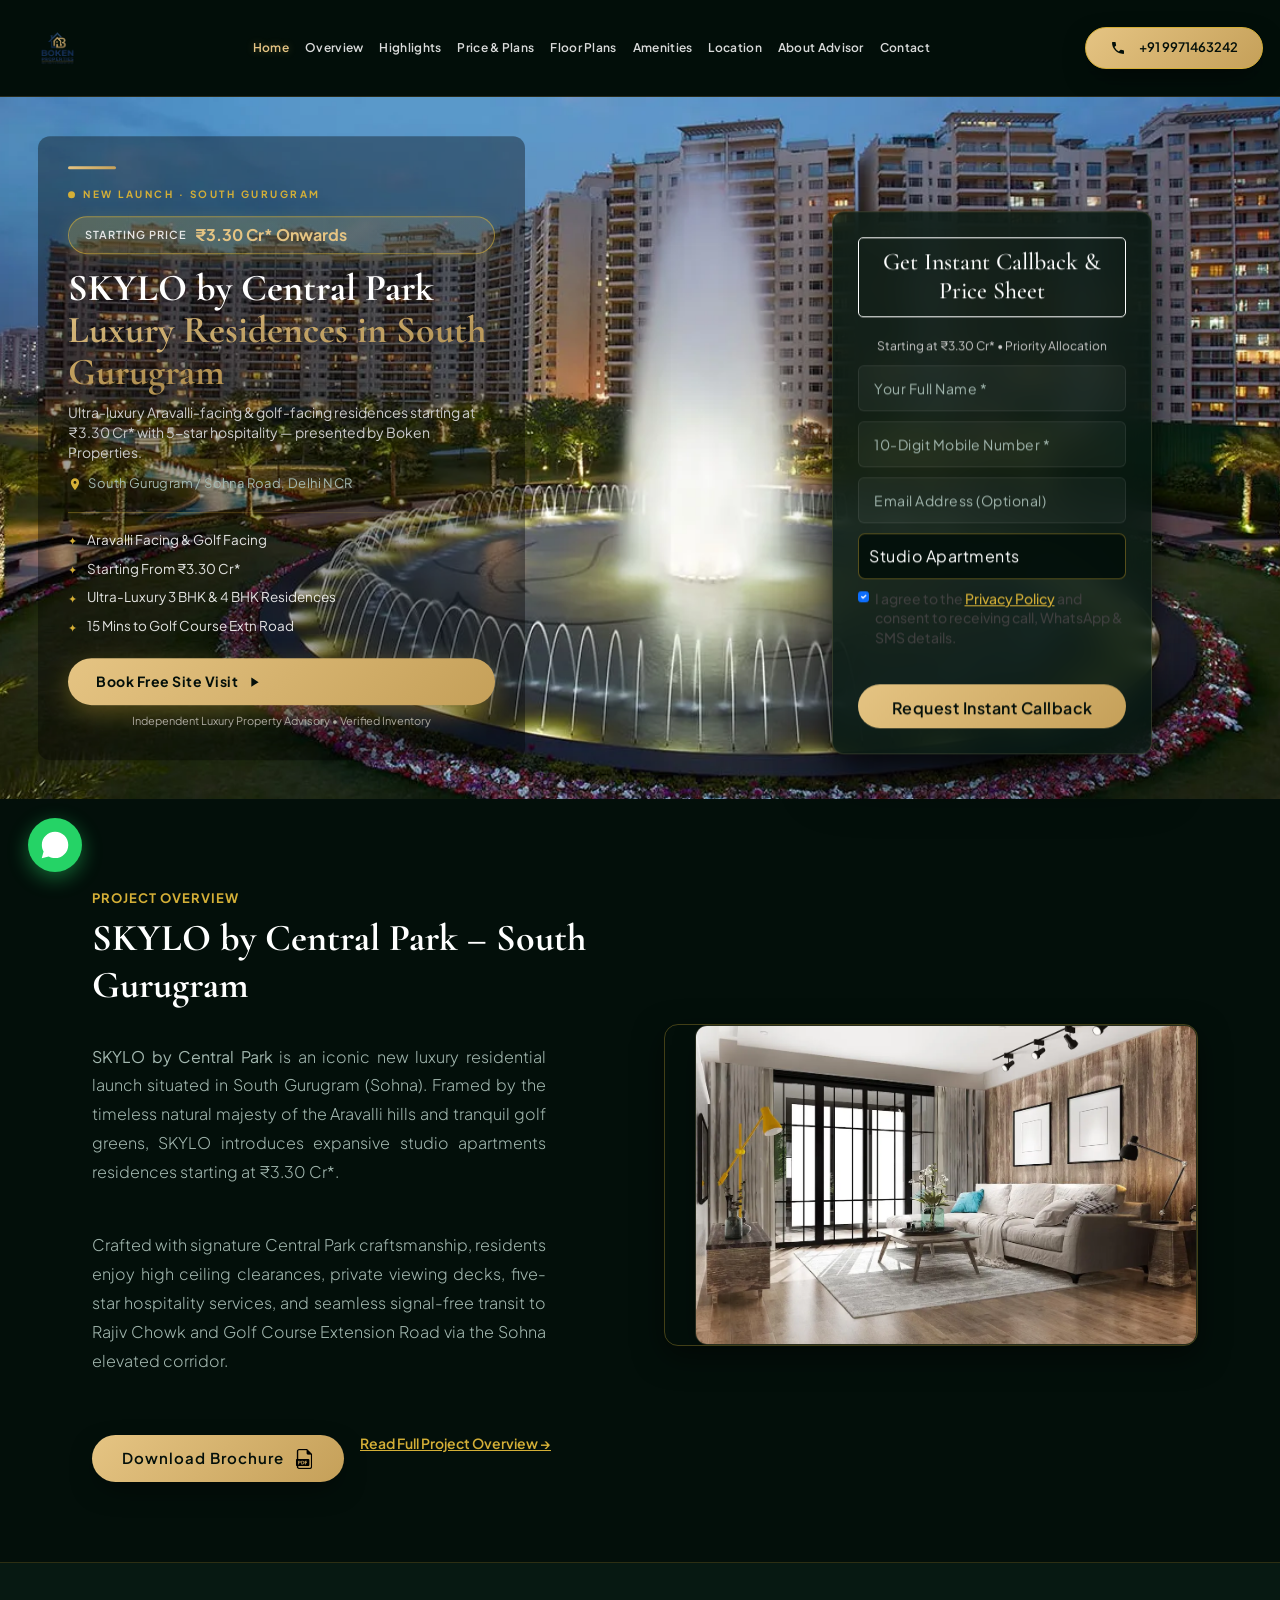
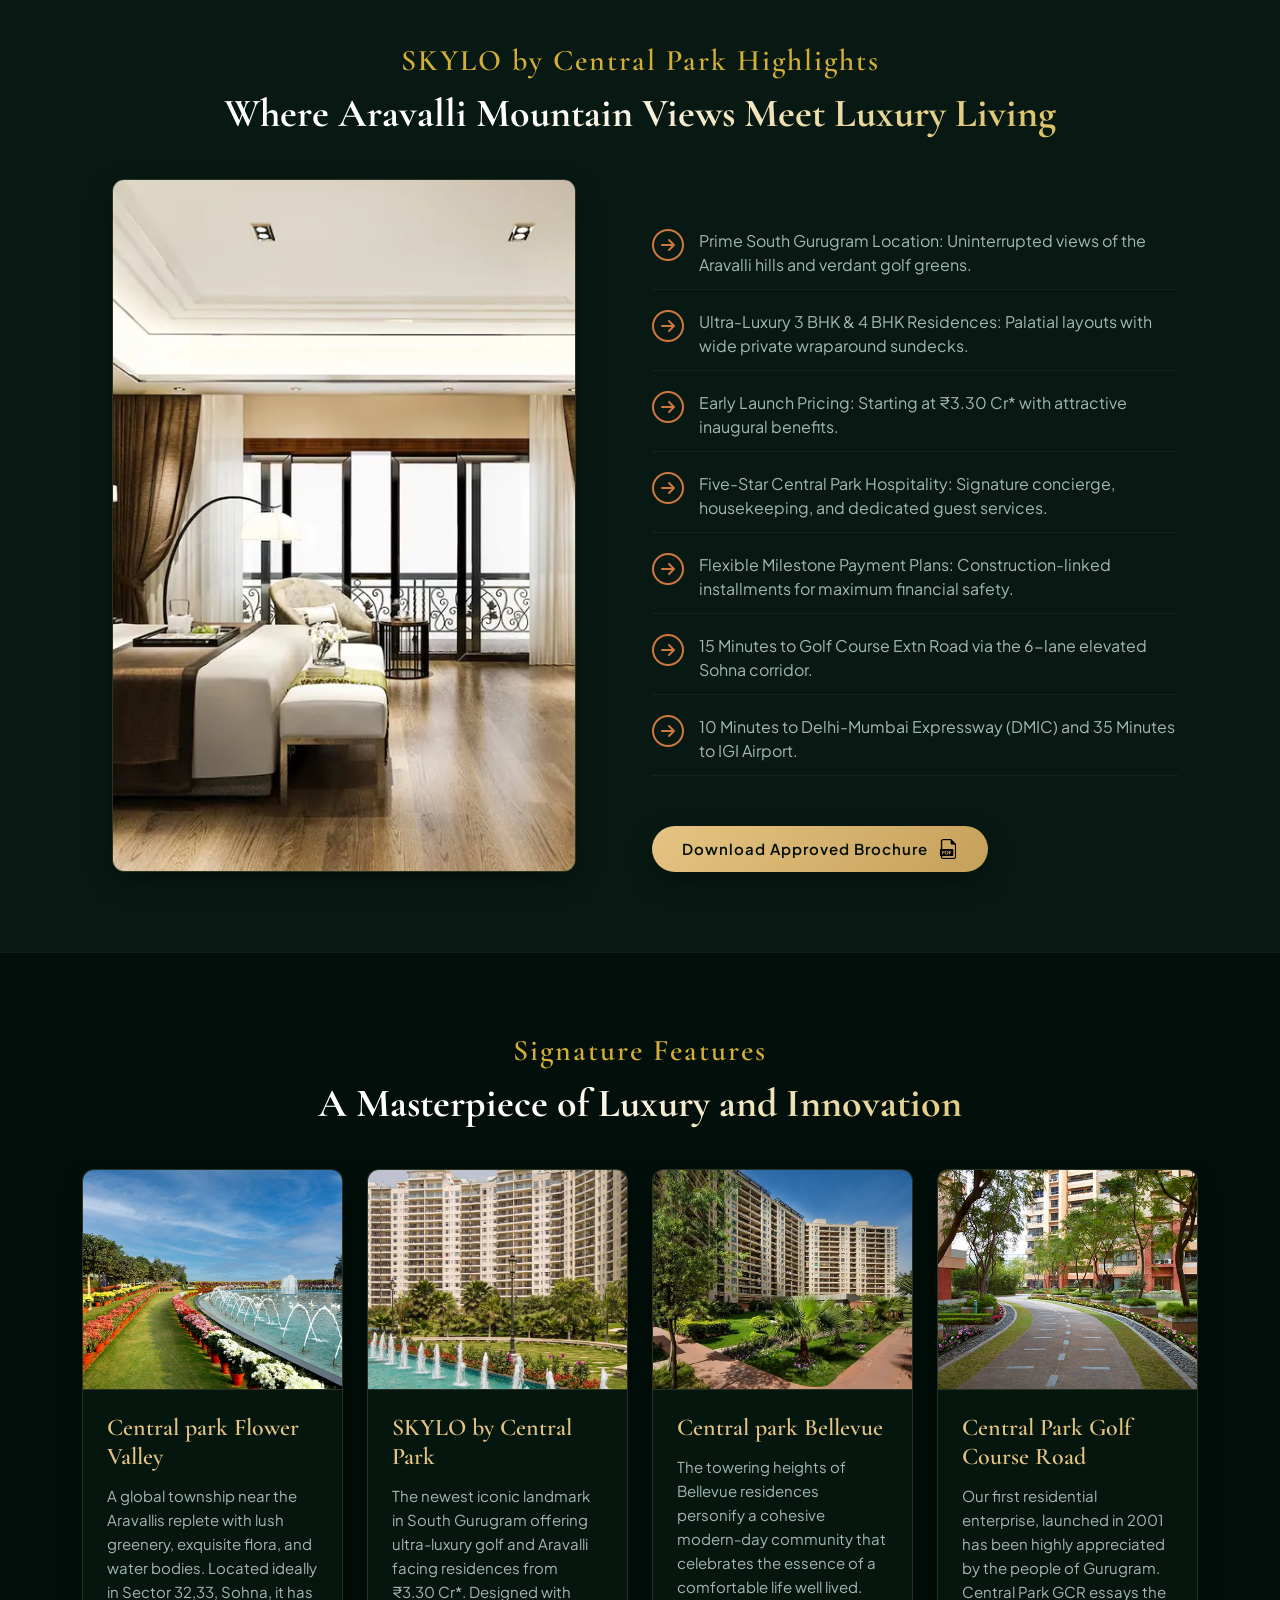
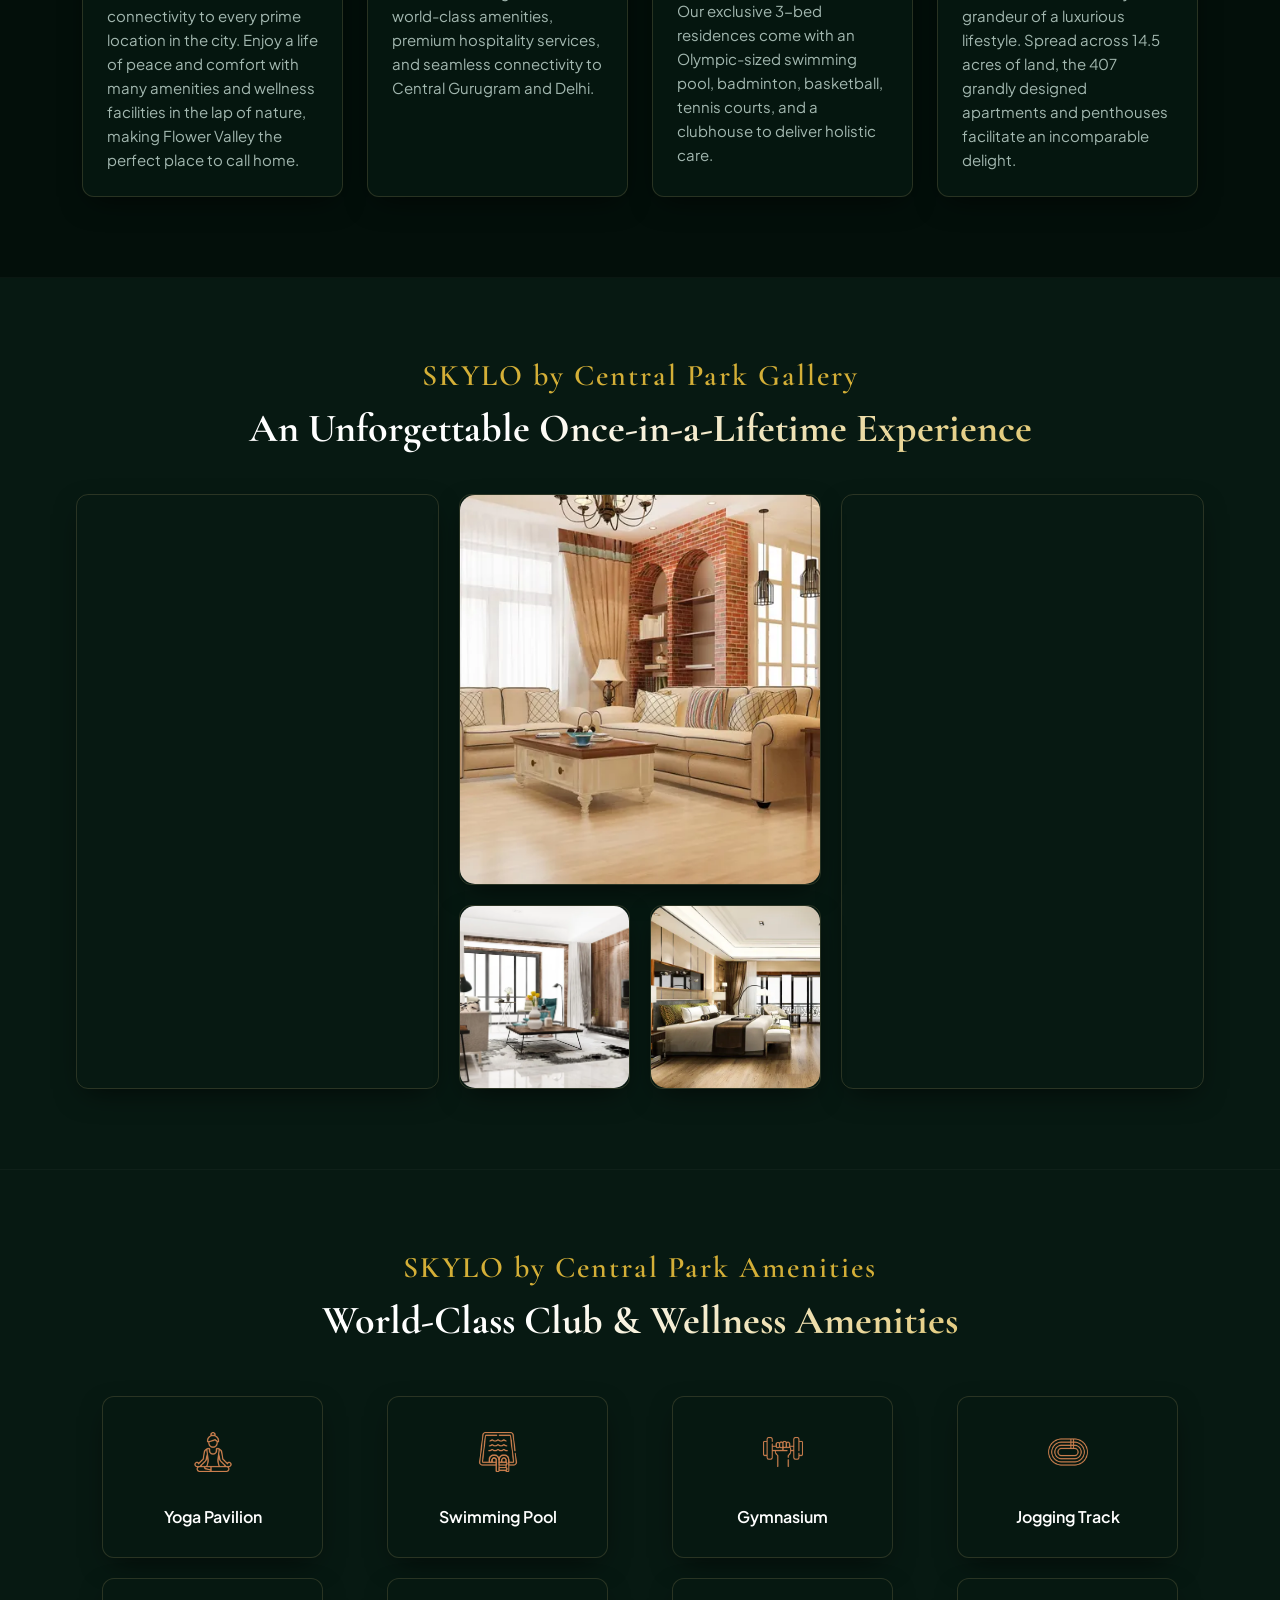
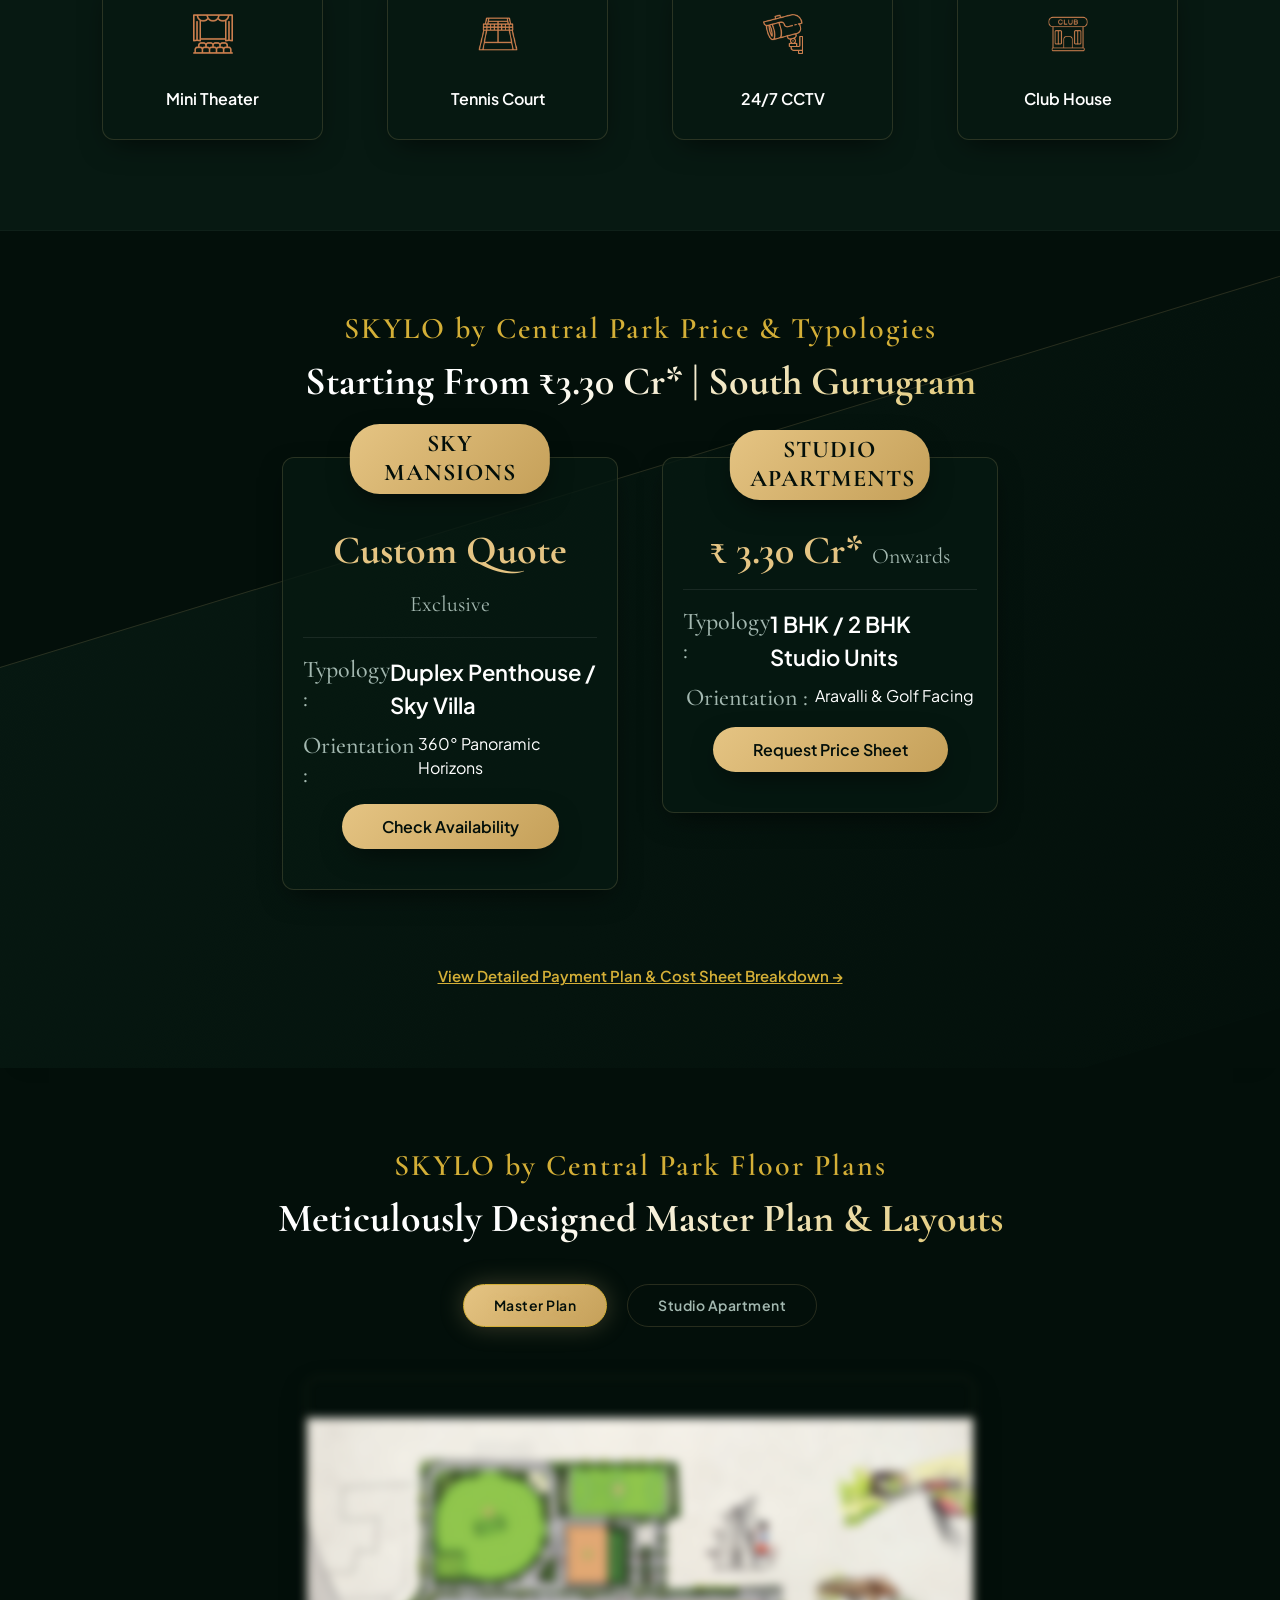
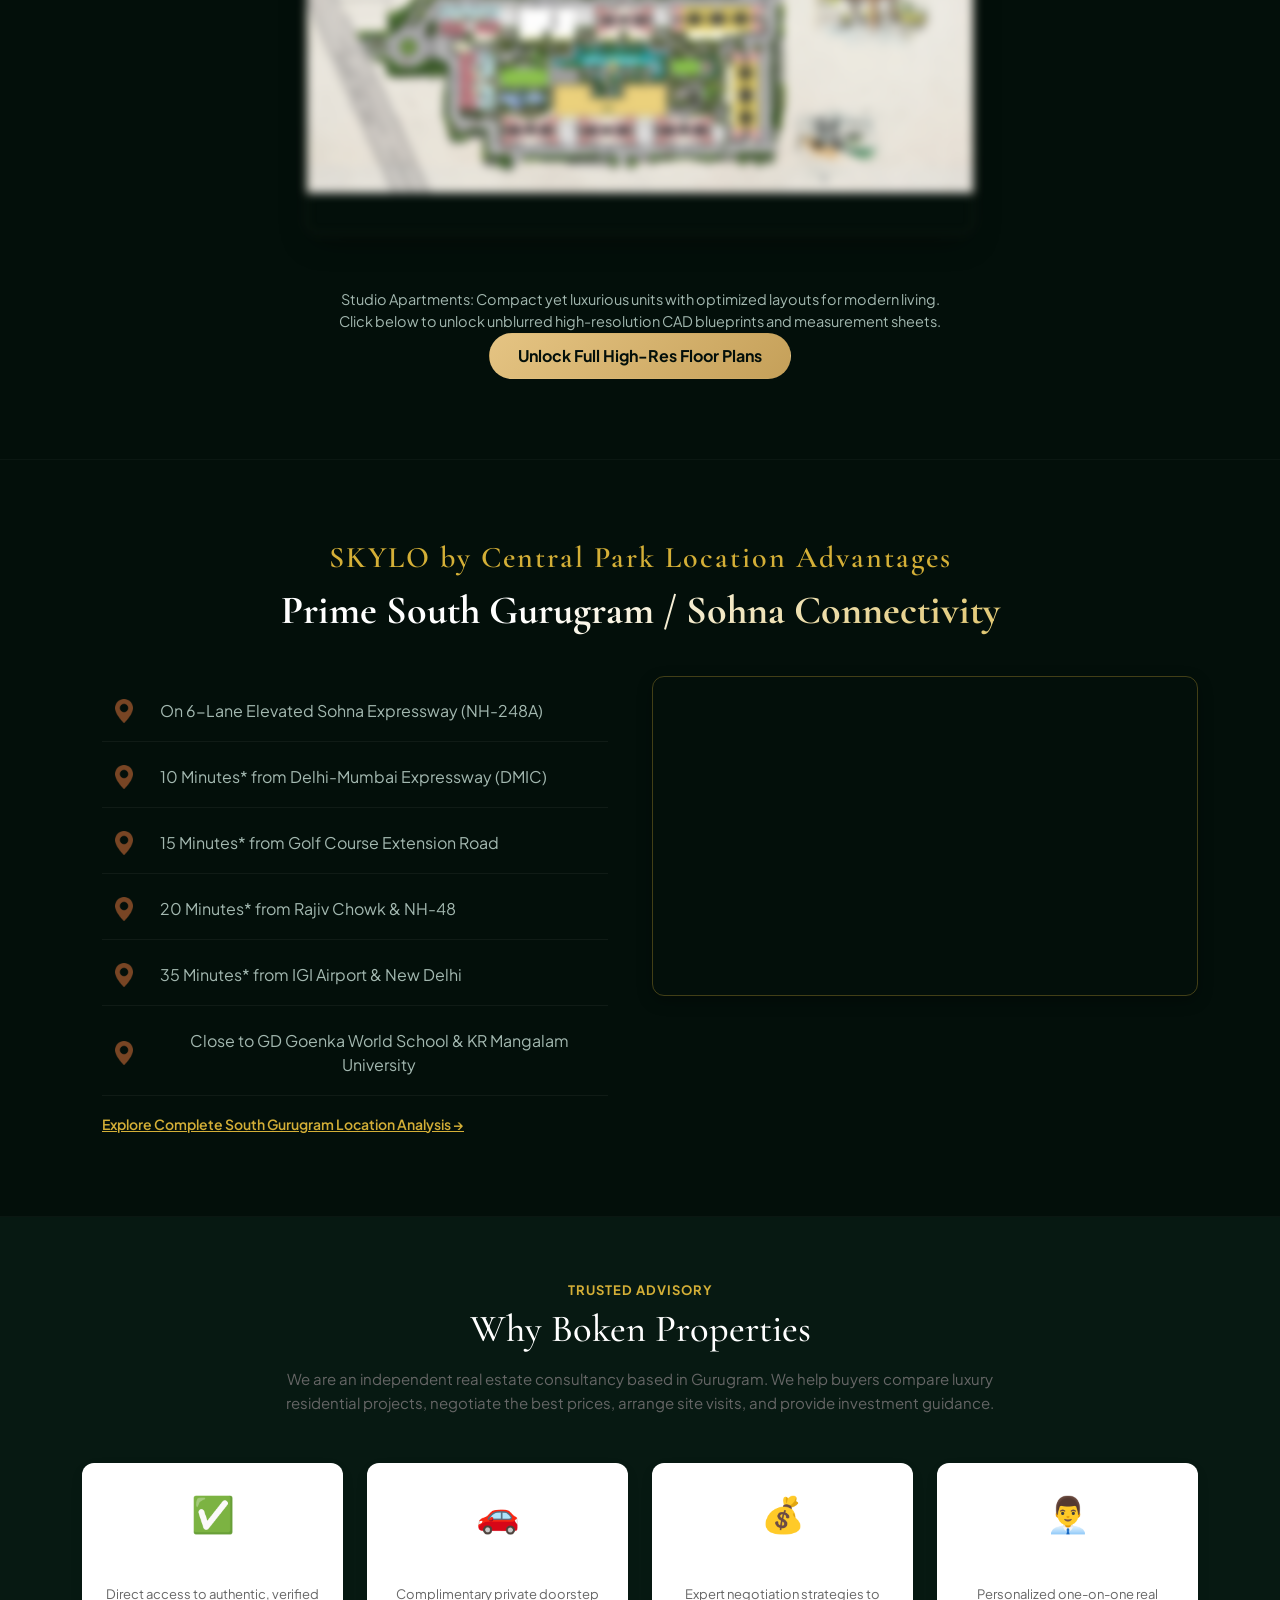
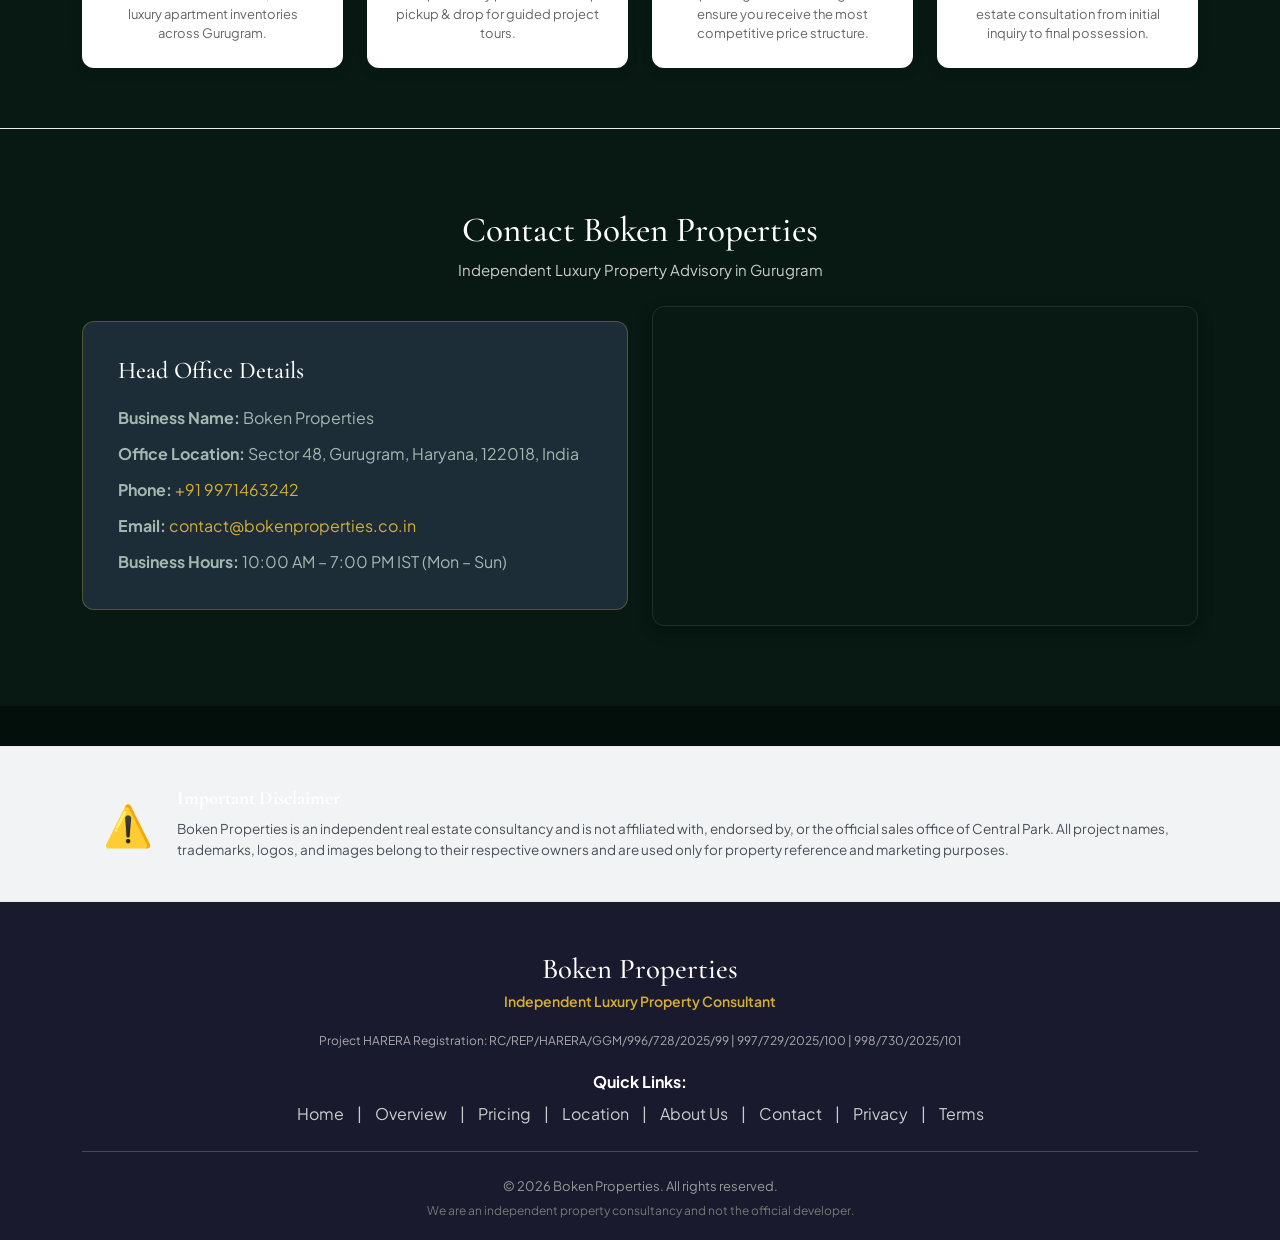
<file: index.html>
﻿<!DOCTYPE html>
<html lang="en" prefix="og: https://ogp.me/ns#">
<head>
  <meta charset="utf-8">
  <meta name="viewport" content="width=device-width, initial-scale=1, viewport-fit=cover">
  <meta name="theme-color" content="#1a1a2e" />
  <meta http-equiv="X-UA-Compatible" content="IE=edge">

  <!-- ===== PRIMARY SEO TAGS ===== -->
  <title>SKYLO by Central Park | Luxury Residences Starting ₹3.30 Cr* Gurgaon</title>
  <meta name="description" content="Explore SKYLO by Central Park in South Gurugram. Ultra-luxury Aravalli-facing &amp; golf-facing residences starting at ₹3.30 Cr*. Request price list, floor plans &amp; site visit.">
  <meta name="keywords" content="SKYLO by Central Park, SKYLO Gurugram, Central Park SKYLO price, SKYLO Sohna, Central Park new launch, Luxury residences in South Gurugram, Aravalli facing residences Gurgaon, Golf facing residences Gurgaon, Luxury property starting at 3.30 Cr in Gurgaon">

  <!-- ===== CANONICAL & ROBOTS ===== -->
  <link rel="canonical" href="https://bokenproperties.co.in/">
  <link rel="alternate" hreflang="en-in" href="https://bokenproperties.co.in/">
  <link rel="alternate" hreflang="x-default" href="https://bokenproperties.co.in/">
  <link rel="sitemap" type="application/xml" title="Sitemap" href="https://bokenproperties.co.in/sitemap.xml">
  <meta name="robots" content="index, follow, max-snippet:-1, max-image-preview:large, max-video-preview:-1">
  <meta name="googlebot" content="index, follow, max-snippet:-1, max-image-preview:large, max-video-preview:-1">
  <meta name="bingbot" content="index, follow">

  <!-- ===== AUTHOR & COPYRIGHT ===== -->
  <meta name="author" content="Boken Properties – Independent Luxury Property Consultant">
  <meta name="copyright" content="bokenproperties.co.in">
  <meta name="rating" content="general">
  <meta name="revisit-after" content="3 days">
  <meta name="language" content="English">
  <meta name="classification" content="Real Estate, Luxury Apartments, Property Consultancy">
  <meta name="category" content="Real Estate Consultancy">
  <meta name="coverage" content="India, Delhi NCR, Gurgaon, Gurugram, Sohna, Haryana">
  <meta name="distribution" content="global">
  <meta name="target" content="all">
  <meta name="HandheldFriendly" content="true">
  <meta name="MobileOptimized" content="320">
  <meta name="apple-mobile-web-app-capable" content="yes">
  <meta name="apple-mobile-web-app-status-bar-style" content="black-translucent">
  <meta name="apple-mobile-web-app-title" content="SKYLO Central Park">
  <meta name="application-name" content="Boken Properties">
  <meta name="msapplication-TileColor" content="#1a1a2e">
  <meta name="msapplication-TileImage" content="https://bokenproperties.co.in/images/image2/Central%20Park%20Delphine.webp">
  <meta name="msvalidate.01" content="AEC00CC8FFE2AAF2E99C1C543B0D11B5" />

  <!-- ===== DUBLIN CORE METADATA ===== -->
  <meta name="DC.title" content="SKYLO by Central Park | Luxury Residences Starting ₹3.30 Cr* Gurgaon">
  <meta name="DC.creator" content="Boken Properties – Independent Luxury Property Consultant">
  <meta name="DC.subject" content="SKYLO by Central Park, Luxury Residences, South Gurugram, Sohna, Aravalli Facing">
  <meta name="DC.description" content="Explore SKYLO by Central Park in South Gurugram. Ultra-luxury Aravalli-facing &amp; golf-facing residences starting at ₹3.30 Cr*. Request price list, floor plans &amp; site visit.">
  <meta name="DC.publisher" content="bokenproperties.co.in">
  <meta name="DC.type" content="Service">
  <meta name="DC.format" content="text/html">
  <meta name="DC.language" content="en">
  <meta name="DC.coverage" content="South Gurugram, Sohna, Gurgaon, Haryana, India">

  <!-- ===== GEO / LOCAL SEO TAGS ===== -->
  <meta name="geo.region" content="IN-HR">
  <meta name="geo.placename" content="South Gurugram, Sohna, Haryana, Delhi NCR, India">
  <meta name="geo.position" content="28.3240;77.0390">
  <meta name="ICBM" content="28.3240, 77.0390">
  <meta name="geo.country" content="IN">

  <!-- ===== OPEN GRAPH ===== -->
  <meta property="og:type" content="website">
  <meta property="og:site_name" content="Boken Properties – Luxury Real Estate Advisory">
  <meta property="og:title" content="SKYLO by Central Park | Luxury Residences Starting ₹3.30 Cr* Gurgaon">
  <meta property="og:description" content="Explore SKYLO by Central Park in South Gurugram. Ultra-luxury Aravalli-facing &amp; golf-facing residences starting at ₹3.30 Cr*. Request price list, floor plans &amp; site visit.">
  <meta property="og:url" content="https://bokenproperties.co.in/">
  <meta property="og:image" content="https://bokenproperties.co.in/images/image2/imgi_3_gallery10.webp">
  <meta property="og:image:secure_url" content="https://bokenproperties.co.in/images/image2/imgi_3_gallery10.webp">
  <meta property="og:image:type" content="image/webp">
  <meta property="og:image:width" content="1200">
  <meta property="og:image:height" content="630">
  <meta property="og:image:alt" content="SKYLO by Central Park South Gurugram Luxury Residences">
  <meta property="og:locale" content="en_IN">
  <meta property="og:phone_number" content="+919971463242">

  <!-- ===== TWITTER / X CARD ===== -->
  <meta name="twitter:card" content="summary_large_image">
  <meta name="twitter:title" content="SKYLO by Central Park | Luxury Residences Starting ₹3.30 Cr* Gurgaon">
  <meta name="twitter:description" content="Explore SKYLO by Central Park in South Gurugram. Ultra-luxury Aravalli-facing &amp; golf-facing residences starting at ₹3.30 Cr*. Request price list, floor plans &amp; site visit.">
  <meta name="twitter:image" content="https://bokenproperties.co.in/images/image2/imgi_3_gallery10.webp">
  <meta name="twitter:image:alt" content="SKYLO by Central Park Luxury Residences">
  <meta name="twitter:domain" content="bokenproperties.co.in">

  <!-- ===== FAVICON ===== -->
  <link href="images/image2/Central%20Park%20Delphine.webp" rel="shortcut icon" type="image/x-icon">
  <link rel="apple-touch-icon" sizes="180x180" href="images/image2/Central%20Park%20Delphine.webp">
  <link rel="icon" type="image/webp" sizes="32x32" href="images/image2/Central%20Park%20Delphine.webp">

  <!-- ===== PERFORMANCE & PRELOAD ===== -->
  <link rel="preload" href="images/image2/imgi_3_gallery10.webp" as="image" type="image/webp">
  <link rel="dns-prefetch" href="//fonts.googleapis.com">
  <link rel="dns-prefetch" href="//fonts.gstatic.com">
  <link rel="dns-prefetch" href="//www.googletagmanager.com">

  <!-- ===== FONTS ===== -->
  <link rel="preconnect" href="https://fonts.googleapis.com">
  <link rel="preconnect" href="https://fonts.gstatic.com" crossorigin>
  <link href="https://fonts.googleapis.com/css2?family=Cormorant+Garamond:ital,wght@0,300;0,400;0,500;0,600;0,700;1,400&family=Plus+Jakarta+Sans:wght@300;400;500;600;700&display=swap" rel="stylesheet">

  <!-- ===== STYLESHEETS ===== -->
  <link rel="stylesheet" href="css/bootstrap.min.css">
  <link rel="stylesheet" href="css/style.css">
  <link rel="stylesheet" href="css/magnific-popup.css">

  <!-- ===== JSON-LD STRUCTURED DATA ===== -->

  <!-- 1. RealEstateAgent / Advisory Schema -->
  <script type="application/ld+json">
  {
    "@context": "https://schema.org",
    "@type": "RealEstateAgent",
    "name": "Boken Properties",
    "url": "https://bokenproperties.co.in",
    "email": "contact@bokenproperties.co.in",
    "telephone": "+919971463242",
    "description": "Independent real estate consultancy based in Gurugram offering luxury residential guidance, verified inventory, price assistance, and guided site visits for SKYLO by Central Park.",
    "address": {
      "@type": "PostalAddress",
      "streetAddress": "Sector 48",
      "addressLocality": "Gurugram",
      "addressRegion": "Haryana",
      "postalCode": "122018",
      "addressCountry": "IN"
    }
  }
  </script>

  <!-- 2. ApartmentComplex / Residential Property Schema -->
  <script type="application/ld+json">
  {
    "@context": "https://schema.org",
    "@type": "ApartmentComplex",
    "@id": "https://bokenproperties.co.in/#property",
    "name": "SKYLO by Central Park",
    "alternateName": ["Central Park SKYLO", "SKYLO Sohna", "SKYLO Gurugram", "Central Park SKYLO South Gurugram"],
    "description": "SKYLO by Central Park is an ultra-luxury residential landmark in South Gurugram (Sohna) featuring Aravalli-facing and golf-facing luxury apartments starting at ₹3.30 Cr* with five-star hospitality amenities.",
    "url": "https://bokenproperties.co.in/",
    "image": "https://bokenproperties.co.in/images/image2/imgi_3_gallery10.webp",
    "address": {
      "@type": "PostalAddress",
      "streetAddress": "South Gurugram / Sohna Road",
      "addressLocality": "South Gurugram",
      "addressRegion": "Haryana",
      "postalCode": "122103",
      "addressCountry": "IN"
    },
    "geo": {
      "@type": "GeoCoordinates",
      "latitude": 28.3240,
      "longitude": 77.0390
    },
    "telephone": "+919971463242",
    "priceRange": "Starting from ₹3.30 Cr*",
    "amenityFeature": [
      {"@type": "LocationFeatureSpecification", "name": "Aravalli Mountain Facing Views", "value": true},
      {"@type": "LocationFeatureSpecification", "name": "Golf Facing Horizons", "value": true},
      {"@type": "LocationFeatureSpecification", "name": "Swimming Pool & Wellness Spa", "value": true},
      {"@type": "LocationFeatureSpecification", "name": "Fully-Equipped Gymnasium", "value": true},
      {"@type": "LocationFeatureSpecification", "name": "Grand Clubhouse", "value": true},
      {"@type": "LocationFeatureSpecification", "name": "Tennis & Sports Courts", "value": true},
      {"@type": "LocationFeatureSpecification", "name": "24/7 Concierge & Multi-Tier Security", "value": true}
    ]
  }
  </script>

  <!-- 3. BreadcrumbList Schema -->
  <script type="application/ld+json">
  {
    "@context": "https://schema.org",
    "@type": "BreadcrumbList",
    "itemListElement": [
      {
        "@type": "ListItem",
        "position": 1,
        "name": "Home",
        "item": "https://bokenproperties.co.in/"
      },
      {
        "@type": "ListItem",
        "position": 2,
        "name": "SKYLO by Central Park",
        "item": "https://bokenproperties.co.in/#property"
      }
    ]
  }
  </script>

  <!-- 4. FAQPage Schema -->
  <script type="application/ld+json">
  {
    "@context": "https://schema.org",
    "@type": "FAQPage",
    "mainEntity": [
      {
        "@type": "Question",
        "name": "What is SKYLO by Central Park?",
        "acceptedAnswer": {
          "@type": "Answer",
          "text": "SKYLO by Central Park is an ultra-luxury new-launch residential project by Central Park situated in South Gurugram (Sohna). It offers palatial residences surrounded by the Aravalli hills and scenic golf landscapes."
        }
      },
      {
        "@type": "Question",
        "name": "What is the starting price of SKYLO by Central Park?",
        "acceptedAnswer": {
          "@type": "Answer",
          "text": "The starting price for luxury residences at SKYLO by Central Park is ₹3.30 Cr* with flexible construction-linked payment plans."
        }
      },
      {
        "@type": "Question",
        "name": "Where is SKYLO by Central Park located?",
        "acceptedAnswer": {
          "@type": "Answer",
          "text": "SKYLO by Central Park is strategically located in South Gurugram (Sohna), accessible via the 6-lane elevated corridor just 15 minutes from Golf Course Extension Road and 20 minutes from Rajiv Chowk."
        }
      },
      {
        "@type": "Question",
        "name": "What configurations are available at SKYLO by Central Park?",
        "acceptedAnswer": {
          "@type": "Answer",
          "text": "SKYLO by Central Park offers ultra-luxury 3 BHK and 4 BHK residences featuring wide wraparound sundecks, high ceilings, and premium imported specifications."
        }
      },
      {
        "@type": "Question",
        "name": "What are the view orientations at SKYLO?",
        "acceptedAnswer": {
          "@type": "Answer",
          "text": "Residences at SKYLO feature direct Aravalli-facing views and golf-facing panoramas, offering green nature, fresh air, and permanent open vistas."
        }
      },
      {
        "@type": "Question",
        "name": "How can I book a free site visit to SKYLO by Central Park?",
        "acceptedAnswer": {
          "@type": "Answer",
          "text": "You can book a complimentary guided site visit with doorstep cab pickup by submitting the enquiry form or calling Boken Properties directly at +91 9971463242."
        }
      }
    ]
  }
  </script>

  <!-- 5. Product / Offer Schema -->
  <script type="application/ld+json">
  {
    "@context": "https://schema.org",
    "@type": "Product",
    "name": "SKYLO by Central Park Residences",
    "description": "Ultra-luxury studio apartments and residences starting at ₹3.30 Cr* in South Gurugram.",
    "brand": {
      "@type": "Brand",
      "name": "Central Park"
    },
    "image": "https://bokenproperties.co.in/images/image2/imgi_3_gallery10.webp",
    "offers": {
      "@type": "AggregateOffer",
      "priceCurrency": "INR",
      "lowPrice": "33000000",
      "offerCount": "100",
      "availability": "https://schema.org/InStock",
      "seller": {
        "@type": "Organization",
        "name": "Boken Properties – Independent Luxury Property Consultant"
      }
    }
  }
  </script>

  <!-- Google tag (gtag.js) - Google Ads -->
  <script async src="https://www.googletagmanager.com/gtag/js?id=AW-18353196610"></script>
  <script>
    window.dataLayer = window.dataLayer || [];
    function gtag(){dataLayer.push(arguments);}
    gtag('js', new Date());
    gtag('config', 'AW-18353196610');
  </script>

  <!-- Tracking & Form Validation Scripts -->
  <script src="js/tracking.js" defer></script>
  <script src="js/lead-form.js" defer></script>
</head>
<body>
    
    <section class="header-section">
        <nav class="navbar navbar-expand-lg">
          <div class="container">
            <a class="navbar-brand" href="index.html">
              <img class="project-logo" src="properties.images/logo2.png" alt="Boken Properties Logo" style="max-height: 44px;">
            </a>
            <button class="navbar-toggler" type="button" data-bs-toggle="collapse" data-bs-target="#navbarSupportedContent" aria-controls="navbarSupportedContent" aria-expanded="false" aria-label="Toggle navigation">
              <span class="navbar-toggler-icon"></span>
            </button>
            <div class="collapse navbar-collapse justify-content-center" id="navbarSupportedContent">
              <ul class="navbar-nav mb-2 mb-lg-0 asidebar">
                <li class="nav-item">
                  <a class="nav-link active" aria-current="page" href="#home">Home</a>
                </li>
                <li class="nav-item">
                  <a class="nav-link" href="#overview">Overview</a>
                </li>
                <li class="nav-item">
                  <a class="nav-link" href="#highlights">Highlights</a>
                </li>
                <li class="nav-item">
                  <a class="nav-link" href="#price">Price &amp; Plans</a>
                </li>
                <li class="nav-item">
                  <a class="nav-link" href="#master-and-floor-plan">Floor Plans</a>
                </li>
                <li class="nav-item">
                  <a class="nav-link" href="#amenities">Amenities</a>
                </li>
                <li class="nav-item">
                  <a class="nav-link" href="#location-advantage">Location</a>
                </li>
                <li class="nav-item">
                  <a class="nav-link" href="about-us.html">About Advisor</a>
                </li>
                <li class="nav-item">
                  <a class="nav-link" href="contact-us.html">Contact</a>
                </li>
              </ul>
            </div>
            <div class="nav-item d-md-block d-none">
              <a class="navbar-call-btn" href="tel:+919971463242">
                <svg xmlns="http://www.w3.org/2000/svg" width="16" height="16" viewBox="0 0 24 24" fill="currentColor" style="margin-right: 5px;"><path d="M20.01 15.38c-1.23 0-2.42-.2-3.53-.57a1 1 0 0 0-1.01.24l-2.2 2.2a15.045 15.045 0 0 1-6.59-6.59l2.2-2.2a1 1 0 0 0 .24-1.01 11.36 11.36 0 0 1-.57-3.53c0-.55-.45-1-1-1H4c-.55 0-1 .45-1 1 0 9.39 7.61 17 17 17 .55 0 1-.45 1-1v-3.5c0-.55-.45-1-1-1z"/></svg>
                +91 9971463242 
              </a>
            </div> 
          </div>
        </nav>
    </section>


  <section class="banner-setion" id="home">
    <div class="banner">
      <div class="container-fluid banner-container">
        <div id="carouselExampleControls" class="carousel slide" data-bs-ride="carousel">
          <div class="carousel-inner">
            <div class="carousel-item active">
                <img src="images/image2/imgi_3_gallery10.webp" alt="SKYLO by Central Park South Gurugram" class="d-view">
                <img src="images/image2/imgi_3_gallery10.webp" alt="SKYLO by Central Park South Gurugram" class="m-view">

            </div>
            <div class="carousel-item">
                <img src="images/image2/project_1685186892584295412.avif" alt="SKYLO by Central Park Luxury Residences Gurgaon" class="d-view">
                <img src="images/image2/project_1685186892584295412.avif" alt="SKYLO by Central Park Luxury Residences Gurgaon" class="m-view">
            </div>
          </div>
          <!-- <button class="carousel-control-prev" type="button" data-bs-target="#carouselExampleControls" data-bs-slide="prev">
            <span class="carousel-control-prev-icon" aria-hidden="true"></span>
            <span class="visually-hidden">Previous</span>
          </button>
          <button class="carousel-control-next" type="button" data-bs-target="#carouselExampleControls" data-bs-slide="next">
            <span class="carousel-control-next-icon" aria-hidden="true"></span>
            <span class="visually-hidden">Next</span>
          </button> -->
        </div>
      </div>
    </div>

    <div class="project-details-ban">

      <!-- Gold top accent bar -->
      <div class="pdb-accent-bar"></div>

      <!-- Hero Badge -->
      <div class="pdb-badge">
        <span class="pdb-badge-dot"></span>
        New Launch · South Gurugram
      </div>

      <!-- Price Hero Badge -->
      <div class="pdb-price-hero-badge">
        <span class="price-label">Starting Price</span>
        <span class="price-val">₹3.30 Cr* Onwards</span>
      </div>

      <!-- Main Heading & Subheading -->
      <h1 id="projectName" style="font-size: 2.2rem; margin-bottom: 8px;">SKYLO by Central Park<br><span class="pdb-title-accent">Luxury Residences in South Gurugram</span></h1>
      <p style="color: #ccc; font-size: 14px; margin-bottom: 12px; line-height: 1.4;">Ultra-luxury Aravalli-facing &amp; golf-facing residences starting at ₹3.30 Cr* with 5-star hospitality — presented by Boken Properties.</p>

      <!-- Location tag -->
      <div class="pdb-location">
        <svg xmlns="http://www.w3.org/2000/svg" width="14" height="14" viewBox="0 0 24 24" fill="var(--color-gold)"><path d="M12 2C8.13 2 5 5.13 5 9c0 5.25 7 13 7 13s7-7.75 7-13c0-3.87-3.13-7-7-7zm0 9.5c-1.38 0-2.5-1.12-2.5-2.5s1.12-2.5 2.5-2.5 2.5 1.12 2.5 2.5-1.12 2.5-2.5 2.5z"/></svg>
        South Gurugram / Sohna Road, Delhi NCR
      </div>

      <!-- Thin divider -->
      <div class="pdb-divider"></div>

      <!-- Key highlights -->
      <div class="pdb-highlights">
        <div class="pdb-highlight-item">
          <span class="pdb-check">✦</span>
          <span>Aravalli Facing &amp; Golf Facing</span>
        </div>
        <div class="pdb-highlight-item">
          <span class="pdb-check">✦</span>
          <span>Starting From ₹3.30 Cr*</span>
        </div>
        <div class="pdb-highlight-item">
          <span class="pdb-check">✦</span>
          <span>Ultra-Luxury 3 BHK &amp; 4 BHK Residences</span>
        </div>
        <div class="pdb-highlight-item">
          <span class="pdb-check">✦</span>
          <span>15 Mins to Golf Course Extn Road</span>
        </div>
      </div>

      <!-- CTA Button -->
      <div class="d-flex gap-2 flex-wrap">
        <a class="pdb-cta-btn flex-grow-1 text-center" href="#" data-bs-toggle="modal" data-bs-target="#exampleModal">
          Book Free Site Visit
          <svg xmlns="http://www.w3.org/2000/svg" width="16" height="16" viewBox="0 0 24 24" fill="currentColor"><path d="M8 5v14l11-7z"/></svg>
        </a>
      </div>

      <!-- Small text below CTA -->
      <p style="font-size: 11px; color: #aaa; text-align: center; margin-top: 8px; margin-bottom: 0;">Independent Luxury Property Advisory • Verified Inventory</p>

      <div class="banner-btn d-md-none d-block" style="margin-top:0;"></div>
    </div>
    
    <div class="banner-form-section">
      <div class="form-section">
        <div class="banner-form">
          <div class="form-bottom">
            <h4 class="form_title" style="text-align: center;">Get Instant Callback &amp; Price Sheet</h4>
            <p style="font-size: 12px; color: #ccc; text-align: center; margin-bottom: 8px;">Starting at ₹3.30 Cr* • Priority Allocation</p>
          </div>
          <div class="form lower-form-part">
            <form method="post" onsubmit="return window.submitSkyloForm(event, 'Hero Banner Form')" data-enquiry-type="Hero Banner Enquiry">
              <input type="text" name="_honey" style="display:none !important;" tabindex="-1" autocomplete="off">
              <div class="form-group">
                <input type="text" class="form-control" placeholder="Your Full Name *" name="name" required="">
              </div>
              <div class="form-group">
                <input type="tel" class="form-control" placeholder="10-Digit Mobile Number *" name="phone" required="" pattern="[0-9]{10}" inputmode="numeric">
              </div>
              <div class="form-group">
                <input type="email" class="form-control" placeholder="Email Address (Optional)" name="email">
              </div>
              <div class="form-group">
                <select name="unit_preference" class="form-control" style="background: rgba(3, 15, 10, 0.9); color: #fff; border: 1px solid rgba(212,175,55,0.4); padding: 7px 10px;">
                  <!-- <option value="3 BHK (Starting ₹3.30 Cr*)">3 BHK Luxury (From ₹3.30 Cr*)</option>
                  <option value="4 BHK Ultra-Luxury">4 BHK Ultra-Luxury Residence</option> -->
                  <option value="4 BHK Ultra-Luxury">Studio Apartments</option>
                  <option value="Site Visit Request">Book Guided Site Visit</option>
                </select>
              </div>
              <div class="form-check text-start mb-3" style="font-size: 11px; color: #ccc;">
                <input class="form-check-input" type="checkbox" value="" required id="consentCheckHero" checked>
                <label class="form-check-label" for="consentCheckHero" style="line-height: 1.4;">
                  I agree to the <a href="privacy-policy.html" target="_blank" style="color: #d4af37; text-decoration: underline;">Privacy Policy</a> and consent to receiving call, WhatsApp &amp; SMS details.
                </label>
              </div>
              <input type="submit" name="submit" value="Request Instant Callback" class="btn dark_btn rounded submit_btn">
            </form>
          </div>
        </div>
      </div>
    </div>
  </section>

  <div id="query-fix-btn" class="query-now hide">
    <a href="#" data-bs-toggle="modal" data-bs-target="#exampleModal">
      <img class="query-btn" src="images/query-btn.png" alt="Enquire on SKYLO Central Park">
      <p>Query Now</p>
    </a>
  </div>

  <!-- Overview Section -->
  <section class="overview-section" id="overview" style="padding: 70px 0; background: #030F0A; border-bottom: 1px solid rgba(212,175,55,0.2);">
    <div class="container">
      <div class="row align-items-center justify-content-between g-5">
        <div class="col-md-6">
          <div class="overview-left-section">
            <span style="color: #d4af37; font-weight: 700; text-transform: uppercase; letter-spacing: 1px; font-size: 13px;">Project Overview</span>
            <h2 style="font-family: 'Cormorant Garamond', Georgia, serif; font-size: 2.3rem; color: #fff; margin-top: 6px; margin-bottom: 18px;">
              SKYLO by Central Park – South Gurugram
            </h2>
            <p style="color: #ccc; font-size: 15px; line-height: 1.8; margin-bottom: 16px;">
              <strong>SKYLO by Central Park</strong> is an iconic new luxury residential launch situated in South Gurugram (Sohna). Framed by the timeless natural majesty of the Aravalli hills and tranquil golf greens, SKYLO introduces expansive studio apartments residences starting at ₹3.30 Cr*.
            </p>
            <p style="color: #ccc; font-size: 15px; line-height: 1.8; margin-bottom: 24px;">
              Crafted with signature Central Park craftsmanship, residents enjoy high ceiling clearances, private viewing decks, five-star hospitality services, and seamless signal-free transit to Rajiv Chowk and Golf Course Extension Road via the Sohna elevated corridor.
            </p>
            <div class="d-flex gap-3 flex-wrap align-items-center">
              <a class="overview-btn" href="#" data-bs-toggle="modal" data-bs-target="#exampleModal">
                Download Brochure
                <img class="img-fluid" src="images/pdf-file.png" alt="SKYLO Brochure">
              </a>
              <a href="skylo-overview.html" style="color: #D4AF37; font-weight: 600; font-size: 14px; text-decoration: underline;">
                Read Full Project Overview →
              </a>
            </div>
          </div>
        </div>
        <div class="col-md-6">
          <div class="highlight-img-section" style="border-radius: 14px; overflow: hidden; border: 1px solid rgba(212,175,55,0.3); box-shadow: 0 10px 30px rgba(0,0,0,0.5);">
            <img class="img-fluid" src="images/image2/imgi_22_g5.webp" alt="SKYLO by Central Park South Gurugram" loading="lazy" decoding="async" style="width: 100%; height: auto; object-fit: cover;">
          </div>
        </div>
      </div>
    </div>
  </section>

  <section class="highlight-section" id="highlights">
    <div class="container">
      <h4 class="section-head">SKYLO by Central Park Highlights</h4>
      <h2 class="section-head-para">Where Aravalli Mountain Views Meet Luxury Living</h2>

      <div class="row">
        <div class="col-md-6">
          <div class="highlight-img-section">
            <img class="img-fluid" src="images/image2/imgi_18_g1.webp" alt="SKYLO by Central Park South Gurugram" loading="lazy" decoding="async">
          </div>
        </div>
        <div class="col-md-6">
          <div class="highlight-text-section">
            <div class="high-points">
              <img src="images/right.png" alt="Check Icon">
              <p>Prime South Gurugram Location: Uninterrupted views of the Aravalli hills and verdant golf greens.</p>
            </div>

            <div class="high-points">
              <img src="images/right.png" alt="Check Icon">
              <p>Ultra-Luxury 3 BHK &amp; 4 BHK Residences: Palatial layouts with wide private wraparound sundecks.</p>
            </div>

            <div class="high-points">
              <img src="images/right.png" alt="Check Icon">
              <p>Early Launch Pricing: Starting at ₹3.30 Cr* with attractive inaugural benefits.</p>
            </div>

            <div class="high-points">
              <img src="images/right.png" alt="Check Icon">
              <p>Five-Star Central Park Hospitality: Signature concierge, housekeeping, and dedicated guest services.</p>
            </div>

            <div class="high-points">
              <img src="images/right.png" alt="Check Icon">
              <p>Flexible Milestone Payment Plans: Construction-linked installments for maximum financial safety.</p>
            </div>

            <div class="high-points">
              <img src="images/right.png" alt="Check Icon">
              <p>15 Minutes to Golf Course Extn Road via the 6-lane elevated Sohna corridor.</p>
            </div>

            <div class="high-points">
              <img src="images/right.png" alt="Check Icon">
              <p>10 Minutes to Delhi-Mumbai Expressway (DMIC) and 35 Minutes to IGI Airport.</p>
            </div>

            <a class="overview-btn" href="#" data-bs-toggle="modal" data-bs-target="#exampleModal">Download Approved Brochure
              <img class="img-fluid" src="images/pdf-file.png" alt="SKYLO Brochure">
            </a>
          </div>
        </div>
      </div>
    </div>
  </section>

  <!-- Signature Features Section -->
  <section class="features-section" id="features">
    <div class="container">
      <h4 class="section-head">Signature Features</h4>
      <h2 class="section-head-para">A Masterpiece of Luxury and Innovation</h2>
      
      <div class="row g-4">
        <!-- Feature 1 -->
        <div class="col-12 col-md-6 col-lg-3">
          <div class="feature-card">
            <div class="feature-img-wrapper">
              <img src="properties.images/images1.webp" alt="Central park Flower Valley">
            </div>
            <div class="feature-content">
              <h3>Central park Flower Valley</h3>
              <p>A global township near the Aravallis replete with lush greenery, exquisite flora, and water bodies. Located ideally in Sector 32,33, Sohna, it has connectivity to every prime location in the city. Enjoy a life of peace and comfort with many amenities and wellness facilities in the lap of nature, making Flower Valley the perfect place to call home.</p>
            </div>
          </div>
        </div>
        
        <!-- Feature 2 -->
        <div class="col-12 col-md-6 col-lg-3">
          <div class="feature-card">
            <div class="feature-img-wrapper">
              <img src="images/image2/image1.webp" alt="SKYLO by Central Park">
            </div>
            <div class="feature-content">
              <h3>SKYLO by Central Park</h3>
              <p>The newest iconic landmark in South Gurugram offering ultra-luxury golf and Aravalli facing residences from ₹3.30 Cr*. Designed with world-class amenities, premium hospitality services, and seamless connectivity to Central Gurugram and Delhi.</p>
            </div>
          </div>
        </div>
        
        <!-- Feature 3 -->
        <div class="col-12 col-md-6 col-lg-3">
          <div class="feature-card">
            <div class="feature-img-wrapper">
              <img src="properties.images/image3.webp" alt="Central park Bellevue">
            </div>
            <div class="feature-content">
              <h3>Central park Bellevue</h3>
              <p>The towering heights of Bellevue residences personify a cohesive modern-day community that celebrates the essence of a comfortable life well lived. Our exclusive 3-bed residences come with an Olympic-sized swimming pool, badminton, basketball, tennis courts, and a clubhouse to deliver holistic care.</p>
            </div>
          </div>
        </div>
        
        <!-- Feature 4 -->
        <div class="col-12 col-md-6 col-lg-3">
          <div class="feature-card">
            <div class="feature-img-wrapper">
              <img src="properties.images/image4.jpg" alt="Central Park Golf Course Road">
            </div>
            <div class="feature-content">
              <h3>Central Park Golf Course Road</h3>
              <p>Our first residential enterprise, launched in 2001 has been highly appreciated by the people of Gurugram. Central Park GCR essays the grandeur of a luxurious lifestyle. Spread across 14.5 acres of land, the 407 grandly designed apartments and penthouses facilitate an incomparable delight.</p>
            </div>
          </div>
        </div>
      </div>
    </div>
  </section>

  <section class="gallery-section" id="gallery">
    <div class="container-fluid">
      <h4 class="section-head">SKYLO by Central Park Gallery</h4>
      <h2 class="section-head-para">An Unforgettable Once-in-a-Lifetime Experience</h2>
      <div class="row">
        <div class="grid-gallery-section">
          <div class="img-gallery1 gal-img">
            <video class="img-fluid" autoplay muted loop playsinline>
              <source src="images/vedio1.mp4" type="video/mp4">
            </video>
          </div>
          <div class="img-gallery2 gal-img">
            <a href="images/image2/imgi_7_overview1.webp" class="with-caption image-link" title="Artistic Architecture">
              <img class="img-fluid" src="images/image2/imgi_7_overview1.webp" alt="SKYLO by Central Park Architecture" loading="lazy" decoding="async">
            </a>

          </div>
          <div class="img-gallery3 gal-img">
            <a href="images/image2/imgi_6_overview.webp" class="with-caption image-link" title="Luxury Residences">
              <img class="img-fluid" src="images/image2/imgi_21_g4.webp" alt="SKYLO Balcony Views" loading="lazy" decoding="async">
            </a>
          </div>
          <div class="img-gallery4 gal-img">
            <a href="images/image2/imgi_21_g4.webp" class="with-caption image-link" title="Landscaped Greenery">
              <img class="img-fluid" src="images/image2/imgi_6_overview.webp" alt="SKYLO Landscaped Greenery" loading="lazy" decoding="async">
            </a>
          </div>
          <div class="img-gallery5 gal-img">
            <video class="img-fluid" autoplay muted loop playsinline>
              <source src="images/vedio2.mp4" type="video/mp4">
            </video>
          </div>
        </div>

      </div>
    </div>
  </section>
 


  <section class="amenities-section" id="amenities">
    <div class="container">
      <h4 class="section-head">SKYLO by Central Park Amenities</h4>
      <h2 class="section-head-para">World-Class Club &amp; Wellness Amenities</h2>

      <div class="row">
        
        <div class="col-6 col-md-3">
          <div class="amenities-details">
            <img src="images/yoga.webp" alt="Yoga Pavilion" loading="lazy" decoding="async">
            <p>Yoga Pavilion</p>
          </div>
        </div>
        <div class="col-6 col-md-3">
          <div class="amenities-details">
            <img src="images/swimming-pool.webp" alt="Swimming Pool" loading="lazy" decoding="async">
            <p>Swimming Pool</p>
          </div>
        </div>
        <div class="col-6 col-md-3">
          <div class="amenities-details">
            <img src="images/dumbbell.webp" alt="Gymnasium" loading="lazy" decoding="async">
            <p>Gymnasium</p>
          </div>
        </div>        
        <div class="col-6 col-md-3">
          <div class="amenities-details">
            <img src="images/running-track.webp" alt="Jogging Track" loading="lazy" decoding="async">
            <p>Jogging Track</p>
          </div>
        </div>
        <div class="col-6 col-md-3">
          <div class="amenities-details">
            <img src="images/theater.webp" alt="Mini Theater" loading="lazy" decoding="async">
            <p>Mini Theater</p>
          </div>
        </div>
        <div class="col-6 col-md-3">
          <div class="amenities-details">
            <img src="images/tennis-court.webp" alt="Tennis Court" loading="lazy" decoding="async">
            <p>Tennis Court</p>
          </div>
        </div>
        <div class="col-6 col-md-3">
          <div class="amenities-details">
            <img src="images/cctv-camera.webp" alt="24/7 CCTV Security" loading="lazy" decoding="async">
            <p>24/7 CCTV</p>
          </div>
        </div>
        <div class="col-6 col-md-3">
          <div class="amenities-details">
            <img src="images/club.webp" alt="Grand Clubhouse" loading="lazy" decoding="async">
            <p>Club House</p>
          </div>
        </div>
      </div>
    </div>
  </section>

  <section class="price-section" id="price">
    <div class="container">
      <h4 class="section-head">SKYLO by Central Park Price &amp; Typologies</h4>
      <h2 class="section-head-para">Starting From ₹3.30 Cr* | South Gurugram</h2>
      <div class="row justify-content-center g-4">
<!-- 
        <div class="col-md-4">
          <div class="price-details" style="border: 2px solid rgba(212,175,55,0.6); position: relative;">
            <div style="position: absolute; top: -12px; left: 50%; transform: translateX(-50%); background: #D4AF37; color: #030F0A; font-size: 11px; font-weight: 700; padding: 2px 14px; border-radius: 12px; text-transform: uppercase;">Most Popular</div>
            <div class="apartments">
              <h4>3 BHK Luxury</h4>
            </div>
            <div class="pricing">
              <h3>₹ 3.30 Cr* <span>Onwards</span></h3>
            </div>
            <div class="typology">
              <h4>Typology :</h4>
              <p>3 BHK + Servant Room</p>
            </div>
            <div class="sizing">
              <h4>Orientation :</h4>
              <p>Aravalli Mountain Facing</p>
            </div>
            <div class="price-query-btn">
              <a href="#" data-bs-toggle="modal" data-bs-target="#exampleModal4">Request Price Sheet</a>
            </div>
          </div>
        </div>

        <div class="col-md-4">
          <div class="price-details">
            <div class="apartments">
              <h4>4 BHK Ultra-Luxury</h4>
            </div>
            <div class="pricing">
              <h3>Price On Request <span>Launch Rate</span></h3>
            </div>
            <div class="typology">
              <h4>Typology :</h4>
              <p>4 BHK + Family Lounge + Maid</p>
            </div>
            <div class="sizing">
              <h4>Orientation :</h4>
              <p>Golf Facing &amp; Skyline</p>
            </div>
            <div class="price-query-btn">
              <a href="#" data-bs-toggle="modal" data-bs-target="#exampleModal4">Request Cost Sheet</a>
            </div>
          </div>
        </div> -->

        <div class="col-md-4">
          <div class="price-details">
            <div class="apartments">
              <h4>Sky Mansions</h4>
            </div>
            <div class="pricing">
              <h3>Custom Quote <span>Exclusive</span></h3>
            </div>
            <div class="typology">
              <h4>Typology :</h4>
              <p>Duplex Penthouse / Sky Villa</p>
            </div>
            <div class="sizing">
              <h4>Orientation :</h4>
              <p>360° Panoramic Horizons</p>
            </div>
            <div class="price-query-btn">
              <a href="#" data-bs-toggle="modal" data-bs-target="#exampleModal4">Check Availability</a>
            </div>
          </div>
        </div>
        <div class="col-md-4">
          <div class="price-details">
            <div class="apartments">
              <h4>Studio Apartments</h4>
            </div>
            <div class="pricing">
              <h3>₹ 3.30 Cr* <span>Onwards</span></h3>
            </div>
            <div class="typology">
              <h4>Typology :</h4>
              <p>1 BHK / 2 BHK Studio Units</p>
            </div>
            <div class="sizing">
              <h4>Orientation :</h4>
              <p>Aravalli &amp; Golf Facing</p>
            </div>
            <div class="price-query-btn">
              <a href="#" data-bs-toggle="modal" data-bs-target="#exampleModal4">Request Price Sheet</a>
            </div>
          </div>
        </div>
        
      </div>

      <div class="text-center mt-4">
        <a href="skylo-pricing.html" style="color: #D4AF37; font-weight: 600; font-size: 15px; text-decoration: underline;">
          View Detailed Payment Plan &amp; Cost Sheet Breakdown →
        </a>
      </div>
    </div>
  </section>

  <section class="floor-plan-section" id="master-and-floor-plan">
    <div class="container">
      <h4 class="section-head">SKYLO by Central Park Floor Plans</h4>
      <h2 class="section-head-para">Meticulously Designed Master Plan &amp; Layouts</h2>

      <ul class="nav nav-pills floor-tab-head" id="pills-tab" role="tablist">
        <li class="nav-item" role="presentation">
          <button class="nav-link active" id="pills-home-tab" data-bs-toggle="pill" data-bs-target="#pills-home" type="button" role="tab" aria-controls="pills-home" aria-selected="true">Master Plan</button>
        </li>
        <!-- <li class="nav-item" role="presentation">
          <button class="nav-link" id="pills-profile-tab1" data-bs-toggle="pill" data-bs-target="#pills-profile2" type="button" role="tab" aria-controls="pills-profile2" aria-selected="false">3 BHK Layout</button>
        </li>
        <li class="nav-item" role="presentation">
          <button class="nav-link" id="pills-profile-tab2" data-bs-toggle="pill" data-bs-target="#pills-profile3" type="button" role="tab" aria-controls="pills-profile3" aria-selected="false">4 BHK Layout</button>
        </li> -->
        <li class="nav-item" role="presentation">
          <button class="nav-link" id="pills-profile-tab1" data-bs-toggle="pill" data-bs-target="#pills-profile2" type="button" role="tab" aria-controls="pills-profile2" aria-selected="false">Studio Apartment</button>
        </li>
      </ul>
      <div class="tab-content" id="pills-tabContent">
        <div class="tab-pane tab-imgs fade show active" id="pills-home" role="tabpanel" aria-labelledby="pills-home-tab">
          <div class="floor-sec">
            <img class="floor-plan-img img-fluid" src="images/master-plan.webp" data-bs-toggle="modal" data-bs-target="#exampleModal4" alt="SKYLO by Central Park Master Plan" loading="lazy" decoding="async" style="filter: blur(5px);">
          </div>
        </div>
        <div class="tab-pane fade" id="pills-profile2" role="tabpanel" aria-labelledby="pills-profile-tab1">
          <div class="floor-sec">
            <img class="floor-plan-img img-fluid" src="images/floorplan.webp" data-bs-toggle="modal" data-bs-target="#exampleModal4" alt="SKYLO by Central Park 3 BHK Floor Plan" loading="lazy" decoding="async" style="filter: blur(5px);">
          </div>
        </div>
        <div class="tab-pane fade" id="pills-profile3" role="tabpanel" aria-labelledby="pills-profile-tab2">
          <div class="floor-sec">
            <img class="floor-plan-img img-fluid" src="images/floorplan.webp" data-bs-toggle="modal" data-bs-target="#exampleModal4" alt="SKYLO by Central Park 4 BHK Floor Plan" loading="lazy" decoding="async" style="filter: blur(5px);">
          </div>
        </div>
        <div class="text-center mt-3">
          <p style="color: #ccc; font-size: 14.5px;">
            <!-- 1) 3 BHK Luxury Residences: Expansive living spaces featuring private Aravalli-facing wrap-around sundecks.<br>
            2) 4 BHK Grand Residences: Palatial layouts with dual-aspect golf course views and exclusive foyer entry.<br> -->
             Studio Apartments: Compact yet luxurious units with optimized layouts for modern living.<br> 
            Click below to unlock unblurred high-resolution CAD blueprints and measurement sheets.
          </p>
          <a href="#" data-bs-toggle="modal" data-bs-target="#exampleModal4" class="btn dark_btn" style="background: linear-gradient(135deg, #E5C483 0%, #C5A059 100%); color: #030F0A; font-weight: 700; border-radius: 50px; padding: 10px 28px;">
            Unlock Full High-Res Floor Plans
          </a>
        </div>
      </div>
    </div>
  </section>

  <section class="location-advantages" id="location-advantage">
    <div class="container">
      <h4 class="section-head">SKYLO by Central Park Location Advantages</h4>
      <h2 class="section-head-para">Prime South Gurugram / Sohna Connectivity</h2>
      <div class="location-details">
        <div class="row justify-content-between g-4">
          <div class="col-md-6">
            <div class="location-text-section">

              <div class="location-points">                                                                                                                   
                <div class="loc1">
                  <img src="images/pin.png" alt="Location Pin">
                  <p>On 6-Lane Elevated Sohna Expressway (NH-248A)</p>
                </div>
              </div>

              <div class="location-points">
                <div class="loc1">
                  <img src="images/pin.png" alt="Location Pin">
                  <p>10 Minutes* from Delhi-Mumbai Expressway (DMIC)</p>
                </div>
              </div>

              <div class="location-points">
                <div class="loc1">
                  <img src="images/pin.png" alt="Location Pin">
                  <p>15 Minutes* from Golf Course Extension Road</p>
                </div>
              </div>

              <div class="location-points">
                <div class="loc1">
                  <img src="images/pin.png" alt="Location Pin">
                  <p>20 Minutes* from Rajiv Chowk &amp; NH-48</p>
                </div>
              </div>
             
              <div class="location-points">
                <div class="loc1">
                  <img src="images/pin.png" alt="Location Pin">
                  <p>35 Minutes* from IGI Airport &amp; New Delhi</p>
                </div>
              </div>

              <div class="location-points">
                <div class="loc1">
                  <img src="images/pin.png" alt="Location Pin">
                  <p>Close to GD Goenka World School &amp; KR Mangalam University</p>
                </div>
              </div>

              <div class="mt-3">
                <a href="skylo-location.html" style="color: #D4AF37; font-weight: 600; font-size: 14px; text-decoration: underline;">
                  Explore Complete South Gurugram Location Analysis →
                </a>
              </div>
            </div>
          </div>
          <div class="col-md-6">
            <div class="map-embed-container" style="border-radius: 12px; overflow: hidden; height: 320px; box-shadow: 0 5px 15px rgba(0,0,0,0.3); border: 1px solid rgba(212,175,55,0.3);">
              <iframe src="https://www.google.com/maps/embed?pb=!1m18!1m12!1m3!1d14034.45785984408!2d77.0325!3d28.4230!2m3!1f0!2f0!3f0!3m2!1i1024!2i768!4f13.1!3m3!1m2!1s0x390d2296d926d705%3A0x280e5e0329007f35!2sSector%2048%2C%20Gurugram%2C%20Haryana%20122018!5e0!3m2!1sen!2sin!4v1700000000000!5m2!1sen!2sin" width="100%" height="100%" style="border:0;" allowfullscreen="" loading="lazy" referrerpolicy="no-referrer-when-downgrade" title="Gurugram Sohna Map"></iframe>
            </div>
          </div>
        </div>
      </div>
    </div>
  </section>

    <!-- ========================
       2. BUSINESS IDENTITY SECTION
       ======================== -->
  <section class="why-boken-section" style="background: #071912; padding: 60px 0; border-bottom: 1px solid #e9ecef;">
    <div class="container">
      <div class="row text-center mb-5">
        <div class="col-lg-8 offset-lg-2">
          <span style="color: #d4af37; font-weight: 700; text-transform: uppercase; letter-spacing: 1px; font-size: 13px;">Trusted Advisory</span>
          <h2 style="font-family: 'Cormorant Garamond', Georgia, serif; font-size: 2.4rem; color: #1a1a2e; margin-top: 5px; margin-bottom: 15px;">Why Boken Properties</h2>
          <p style="color: #666; font-size: 15px; line-height: 1.6;">We are an independent real estate consultancy based in Gurugram. We help buyers compare luxury residential projects, negotiate the best prices, arrange site visits, and provide investment guidance.</p>
        </div>
      </div>
      <div class="row g-4">
        <div class="col-md-3 col-sm-6">
          <div class="card h-100 text-center p-4" style="border: none; border-radius: 12px; box-shadow: 0 5px 15px rgba(0,0,0,0.05); background: #fff;">
            <div style="font-size: 2.2rem; margin-bottom: 15px;">✅</div>
            <h4 style="font-size: 1.1rem; font-weight: 700; color: #1a1a2e; margin-bottom: 10px;">Verified Inventory</h4>
            <p style="font-size: 13px; color: #666; margin-bottom: 0;">Direct access to authentic, verified luxury apartment inventories across Gurugram.</p>
          </div>
        </div>
        <div class="col-md-3 col-sm-6">
          <div class="card h-100 text-center p-4" style="border: none; border-radius: 12px; box-shadow: 0 5px 15px rgba(0,0,0,0.05); background: #fff;">
            <div style="font-size: 2.2rem; margin-bottom: 15px;">🚗</div>
            <h4 style="font-size: 1.1rem; font-weight: 700; color: #1a1a2e; margin-bottom: 10px;">Free Site Visit</h4>
            <p style="font-size: 13px; color: #666; margin-bottom: 0;">Complimentary private doorstep pickup &amp; drop for guided project tours.</p>
          </div>
        </div>
        <div class="col-md-3 col-sm-6">
          <div class="card h-100 text-center p-4" style="border: none; border-radius: 12px; box-shadow: 0 5px 15px rgba(0,0,0,0.05); background: #fff;">
            <div style="font-size: 2.2rem; margin-bottom: 15px;">💰</div>
            <h4 style="font-size: 1.1rem; font-weight: 700; color: #1a1a2e; margin-bottom: 10px;">Best Price Assistance</h4>
            <p style="font-size: 13px; color: #666; margin-bottom: 0;">Expert negotiation strategies to ensure you receive the most competitive price structure.</p>
          </div>
        </div>
        <div class="col-md-3 col-sm-6">
          <div class="card h-100 text-center p-4" style="border: none; border-radius: 12px; box-shadow: 0 5px 15px rgba(0,0,0,0.05); background: #fff;">
            <div style="font-size: 2.2rem; margin-bottom: 15px;">👨‍💼</div>
            <h4 style="font-size: 1.1rem; font-weight: 700; color: #1a1a2e; margin-bottom: 10px;">Dedicated Property Advisor</h4>
            <p style="font-size: 13px; color: #666; margin-bottom: 0;">Personalized one-on-one real estate consultation from initial inquiry to final possession.</p>
          </div>
        </div>
      </div>
    </div>
  </section>

  <section class="contact-us" id="contact-us" style="background: #101921; color: #fff; padding: 60px 0;">
    <div class="container">
      <div class="row text-center mb-4">
        <div class="col-12">
          <h2 style="font-family: 'Cormorant Garamond', Georgia, serif; color: #d4af37; font-size: 2.2rem;">Contact Boken Properties</h2>
          <p style="color: #ccc; font-size: 15px;">Independent Luxury Property Advisory in Gurugram</p>
        </div>
      </div>
      <div class="row align-items-center">
        <div class="col-md-6 mb-4 mb-md-0">
          <div class="contact-info-card" style="background: #1c2d37; padding: 35px; border-radius: 12px; border: 1px solid rgba(212,175,55,0.3);">
            <h3 style="color: #fff; font-size: 1.5rem; margin-bottom: 20px; font-family: 'Cormorant Garamond', Georgia, serif;">Head Office Details</h3>
            <p style="margin-bottom: 12px;"><strong>Business Name:</strong> Boken Properties</p>
            <p style="margin-bottom: 12px;"><strong>Office Location:</strong> Sector 48, Gurugram, Haryana, 122018, India</p>
            <p style="margin-bottom: 12px;"><strong>Phone:</strong> <a href="tel:+919971463242" style="color: #d4af37; text-decoration: none;">+91 9971463242</a></p>
            <p style="margin-bottom: 12px;"><strong>Email:</strong> <a href="mailto:contact@bokenproperties.co.in" style="color: #d4af37; text-decoration: none;">contact@bokenproperties.co.in</a></p>
            <p style="margin-bottom: 0;"><strong>Business Hours:</strong> 10:00 AM – 7:00 PM IST (Mon – Sun)</p>
          </div>
        </div>
        <div class="col-md-6">
          <div class="map-embed-container" style="border-radius: 12px; overflow: hidden; height: 320px; box-shadow: 0 5px 15px rgba(0,0,0,0.3); border: 1px solid rgba(255,255,255,0.1);">
            <iframe src="https://www.google.com/maps/embed?pb=!1m18!1m12!1m3!1d14034.45785984408!2d77.0325!3d28.4230!2m3!1f0!2f0!3f0!3m2!1i1024!2i768!4f13.1!3m3!1m2!1s0x390d2296d926d705%3A0x280e5e0329007f35!2sSector%2048%2C%20Gurugram%2C%20Haryana%20122018!5e0!3m2!1sen!2sin!4v1700000000000!5m2!1sen!2sin" width="100%" height="100%" style="border:0;" allowfullscreen="" loading="lazy" referrerpolicy="no-referrer-when-downgrade"></iframe>
          </div>
        </div>
      </div>
    </div>
  </section>
  

 
   
          <!-- <section class="overview-section" id="overview">
            <div class="container">
              <div class="row justify-content-between">
                <div class="col-md-12">
                  <div class="overview-left-section">
                  
                    <h2 style="font-family: 'Cormorant Garamond', Georgia, serif; font-size: 2.2rem; color: #E5C483; margin-bottom: 20px;">
                      SKYLO by Central Park – Frequently Asked Questions
                    </h2>
                    
                    <div class="skylo-faq-item mb-4" style="background: rgba(255,255,255,0.03); border-left: 3px solid #D4AF37; padding: 18px 22px; border-radius: 6px;">
                      <h4 style="color: #fff; font-size: 1.15rem; margin-bottom: 8px;">What is the starting price for SKYLO by Central Park?</h4>
                      <p style="color: #ccc; font-size: 14.5px; margin-bottom: 0;">Residences at SKYLO by Central Park start from ₹3.30 Cr* with attractive construction-linked milestone payment plans and early-launch priority unit allocations.</p>
                    </div>

                    <div class="skylo-faq-item mb-4" style="background: rgba(255,255,255,0.03); border-left: 3px solid #D4AF37; padding: 18px 22px; border-radius: 6px;">
                      <h4 style="color: #fff; font-size: 1.15rem; margin-bottom: 8px;">Where is SKYLO by Central Park located in Gurugram?</h4>
                      <p style="color: #ccc; font-size: 14.5px; margin-bottom: 0;">SKYLO is situated in South Gurugram (Sohna), accessible via the 6-lane elevated expressway. It is just 15 minutes from Golf Course Extension Road, 20 minutes from Rajiv Chowk, and 10 minutes from the Delhi-Mumbai Expressway.</p>
                    </div>

                    <div class="skylo-faq-item mb-4" style="background: rgba(255,255,255,0.03); border-left: 3px solid #D4AF37; padding: 18px 22px; border-radius: 6px;">
                      <h4 style="color: #fff; font-size: 1.15rem; margin-bottom: 8px;">What configurations and typologies are available?</h4>
                      <p style="color: #ccc; font-size: 14.5px; margin-bottom: 0;">SKYLO offers ultra-luxury 3 BHK and 4 BHK residences as well as select signature Penthouses. Units feature expansive floor plans, high-volume ceiling heights, and private sundecks overlooking the Aravalli hills and golf greens.</p>
                    </div>

                    <div class="skylo-faq-item mb-4" style="background: rgba(255,255,255,0.03); border-left: 3px solid #D4AF37; padding: 18px 22px; border-radius: 6px;">
                      <h4 style="color: #fff; font-size: 1.15rem; margin-bottom: 8px;">How can I book a free guided site visit?</h4>
                      <p style="color: #ccc; font-size: 14.5px; margin-bottom: 0;">Boken Properties provides complimentary doorstep private cab pickup and guided property tours. Submit the enquiry form on this website or call our property desk directly at +91 9971463242.</p>
                    </div>
                    <br>
  <!-- ========================
       3. IMPORTANT DISCLAIMER SECTION
       ======================== -->
  <section class="disclaimer-section" style="background: #f1f3f5; padding: 40px 0; border-top: 1px solid #e9ecef; border-bottom: 1px solid #e9ecef; margin-top: 40px;">
    <div class="container">
      <div class="row align-items-center">
        <div class="col-md-1 text-center text-md-end mb-3 mb-md-0">
          <span style="font-size: 2.5rem; color: #f59e0b;">⚠️</span>
        </div>
        <div class="col-md-11">
          <h4 style="font-size: 1.2rem; font-weight: 700; color: #1a1a2e; margin-bottom: 8px;">Important Disclaimer</h4>
          <p style="font-size: 13.5px; color: #495057; line-height: 1.6; margin-bottom: 0;">
            Boken Properties is an independent real estate consultancy and is not affiliated with, endorsed by, or the official sales office of Central Park. All project names, trademarks, logos, and images belong to their respective owners and are used only for property reference and marketing purposes.
          </p>
        </div>
      </div>
    </div>
  </section>

  <!-- ========================
       7. FOOTER SECTION
       ======================== -->
  <footer class="footer-section" style="background: #1a1a2e; color: #ccc; padding: 50px 0 20px 0; margin-top: 0;">
    <div class="container text-center">
      <h3 style="color: #fff; font-family: 'Cormorant Garamond', Georgia, serif; font-size: 1.8rem; margin-bottom: 5px;">Boken Properties</h3>
      <p style="color: #d4af37; font-size: 14px; font-weight: 600; margin-bottom: 20px;">Independent Luxury Property Consultant</p>

      <p class="rera" style="font-size: 12px; color: #aaa; margin-bottom: 20px;">Project HARERA Registration: RC/REP/HARERA/GGM/996/728/2025/99 | 997/729/2025/100 | 998/730/2025/101</p>
      
      <div class="quick-links mb-4">
        <strong style="color: #fff; display: block; margin-bottom: 8px;">Quick Links:</strong>
        <a href="index.html" style="color: #ccc; margin: 0 10px; text-decoration: none;">Home</a> | 
        <a href="skylo-overview.html" style="color: #ccc; margin: 0 10px; text-decoration: none;">Overview</a> | 
        <a href="skylo-pricing.html" style="color: #ccc; margin: 0 10px; text-decoration: none;">Pricing</a> | 
        <a href="skylo-location.html" style="color: #ccc; margin: 0 10px; text-decoration: none;">Location</a> | 
        <a href="about-us.html" style="color: #ccc; margin: 0 10px; text-decoration: none;">About Us</a> | 
        <a href="contact-us.html" style="color: #ccc; margin: 0 10px; text-decoration: none;">Contact</a> | 
        <a href="privacy-policy.html" style="color: #ccc; margin: 0 10px; text-decoration: none;">Privacy</a> | 
        <a href="terms-and-conditions.html" style="color: #ccc; margin: 0 10px; text-decoration: none;">Terms</a>
      </div>

      <hr style="border-color: rgba(255,255,255,0.1); margin: 25px 0;">

      <p style="font-size: 13px; color: #999; margin-bottom: 5px;">&copy; 2026 Boken Properties. All rights reserved.</p>
      <p style="font-size: 12px; color: #777; margin-bottom: 0;">We are an independent property consultancy and not the official developer.</p>
    </div>
  </footer>
           
    
      </div>

       
    </div>

  </div>

</section>

<!-- Mobile Sticky Section -->
<div class="mobile-section">
  <a class="btn-mobile-call" href="tel:+919971463242">
    <svg xmlns="http://www.w3.org/2000/svg" viewBox="0 0 24 24" fill="currentColor"><path d="M20.01 15.38c-1.23 0-2.42-.2-3.53-.57a1 1 0 0 0-1.01.24l-2.2 2.2a15.045 15.045 0 0 1-6.59-6.59l2.2-2.2a1 1 0 0 0 .24-1.01 11.36 11.36 0 0 1-.57-3.53c0-.55-.45-1-1-1H4c-.55 0-1 .45-1 1 0 9.39 7.61 17 17 17 .55 0 1-.45 1-1v-3.5c0-.55-.45-1-1-1z"/></svg>
    <span>Call Us</span>
  </a>
  <a class="btn-mobile-enquire" href="#" data-bs-toggle="modal" data-bs-target="#exampleModal">
    <svg xmlns="http://www.w3.org/2000/svg" viewBox="0 0 24 24" fill="currentColor"><path d="M20 4H4c-1.1 0-1.99.9-1.99 2L2 18c0 1.1.9 2 2 2h16c1.1 0 2-.9 2-2V6c0-1.1-.9-2-2-2zm0 4l-8 5-8-5V6l8 5 8-5v2z"/></svg>
    <span>Enquire Now</span>
  </a>
  <a class="btn-mobile-whatsapp" href="https://api.whatsapp.com/send?phone=+919971463242&amp;text=Hello%20Boken%20Properties,%20I%20am%20interested%20in%20SKYLO%20by%20Central%20Park.%20Please%20share%20price,%20floor%20plans%20and%20site%20visit%20details.">
    <svg xmlns="http://www.w3.org/2000/svg" viewBox="0 0 24 24" fill="currentColor"><path d="M12.04 2c-5.46 0-9.91 4.45-9.91 9.91 0 1.75.46 3.45 1.32 4.95L2.05 22l5.25-1.38c1.45.79 3.08 1.21 4.74 1.21 5.46 0 9.91-4.45 9.91-9.91 0-2.65-1.03-5.14-2.9-7.01A9.816 9.816 0 0 0 12.04 2z"/></svg>
    <span>WhatsApp</span>
  </a>
</div>

<!-- Floating WhatsApp for Desktop -->
<a href="https://api.whatsapp.com/send?phone=+919971463242&amp;text=Hello%20Boken%20Properties,%20I%20am%20interested%20in%20SKYLO%20by%20Central%20Park.%20Please%20share%20price,%20floor%20plans%20and%20site%20visit%20details." class="floating-whatsapp-btn d-none d-md-flex" target="_blank" rel="noopener" aria-label="WhatsApp Boken Properties">
  <svg viewBox="0 0 24 24"><path d="M12.04 2c-5.46 0-9.91 4.45-9.91 9.91 0 1.75.46 3.45 1.32 4.95L2.05 22l5.25-1.38c1.45.79 3.08 1.21 4.74 1.21 5.46 0 9.91-4.45 9.91-9.91 0-2.65-1.03-5.14-2.9-7.01A9.816 9.816 0 0 0 12.04 2z"/></svg>
</a>

  <!-- Popup section  -->

  <!-- Popup Modal 1: General Callback & Site Visit -->
  <div class="modal fade" id="exampleModal" tabindex="-1" aria-labelledby="exampleModalLabel" aria-hidden="true">
    <div class="modal-dialog modal-dialog-centered modal-lg">
      <div class="modal-content" style="background: #030F0A; border: 1px solid rgba(212,175,55,0.4);">
        <div class="modal-body p-0 overflow-hidden">
          <div class="row g-0">
            <div class="col-12 col-md-6">
              <div class="footer-form popup-form" style="margin: 0 !important; border: none !important; box-shadow: none !important; background: transparent !important; padding: 40px 30px !important;">
                <button type="button" class="btn-close btn-close-white" data-bs-dismiss="modal" aria-label="Close" style="position: absolute; right: 15px; top: 15px; z-index: 10;"></button>
                <div class="form-bottom mb-3 text-center">
                  <span style="color: #D4AF37; font-size: 11px; text-transform: uppercase; letter-spacing: 1px; font-weight: 700;">Direct Property Desk</span>
                  <h4 class="form_title_popup" style="color: #fff; font-family: 'Cormorant Garamond', Georgia, serif; font-size: 1.8rem; margin-top: 4px;">Get Instant Callback</h4>
                  <p style="font-size: 12px; color: #aaa; margin: 0;">SKYLO by Central Park • Starting ₹3.30 Cr*</p>
                </div>
                <div class="form lower-form-part">
                  <form method="post" onsubmit="return window.submitSkyloForm(event, 'Modal Callback')" data-enquiry-type="Modal Callback">
                    <input type="text" name="_honey" style="display:none !important;" tabindex="-1" autocomplete="off">
                    <div class="form-group mb-2">
                      <input type="text" class="form-control" placeholder="Your Name *" name="name" required="">
                    </div>
                    <div class="form-group mb-2">
                      <input type="tel" class="form-control" placeholder="10-Digit Mobile Number *" name="phone" required="" pattern="[0-9]{10}" inputmode="numeric">
                    </div>
                    <div class="form-group mb-2">
                      <input type="email" class="form-control" placeholder="Email Address (Optional)" name="email">
                    </div>
                    <div class="form-group mb-3">
                      <select name="unit_preference" class="form-control" style="background: rgba(3, 15, 10, 0.95); color: #fff; border: 1px solid rgba(212,175,55,0.4); padding: 7px 10px;">
                        <!-- <option value="3 BHK (From ₹3.30 Cr*)">3 BHK Luxury (From ₹3.30 Cr*)</option>
                        <option value="4 BHK Ultra-Luxury">4 BHK Ultra-Luxury Residence</option> -->
                        <option value="4 BHK Ultra-Luxury">Studio Apartments</option>
                        <option value="Book Free Site Visit">Book Free Site Visit</option>
                      </select>
                    </div>
                    <div class="form-check text-start mb-3" style="font-size: 11px; color: #ccc;">
                      <input class="form-check-input" type="checkbox" value="" required id="consentCheckModal1" checked>
                      <label class="form-check-label" for="consentCheckModal1" style="line-height: 1.4;">
                        I agree to the <a href="privacy-policy.html" target="_blank" style="color: #d4af37; text-decoration: underline;">Privacy Policy</a> and consent to receiving details.
                      </label>
                    </div>
                    <input type="submit" name="submit" value="Submit Enquiry" class="btn dark_btn rounded submit_btn w-100">
                  </form>
                </div>
              </div>
            </div>
            <div class="col-md-6 d-none d-md-block">
              <div class="popup-image-wrapper" style="height: 100%; min-height: 380px; position: relative;">
                <img src="images/image2/imgi_22_g5.webp" alt="SKYLO by Central Park" style="width: 100%; height: 100%; object-fit: cover; position: absolute; top: 0; left: 0;" loading="lazy" decoding="async">
                <div style="position: absolute; inset: 0; background: linear-gradient(to left, rgba(3, 15, 10, 0.1), rgba(3, 15, 10, 0.7));"></div>
              </div>
            </div>
          </div>
        </div>
      </div>
    </div>
  </div>

  <!-- Popup Modal 4: Price & Cost Sheet -->
  <div class="modal fade" id="exampleModal4" tabindex="-1" aria-labelledby="exampleModal4Label" aria-hidden="true">
    <div class="modal-dialog modal-dialog-centered modal-lg">
      <div class="modal-content" style="background: #030F0A; border: 1px solid rgba(212,175,55,0.4);">
        <div class="modal-body p-0 overflow-hidden">
          <div class="row g-0">
            <div class="col-12 col-md-6">
              <div class="footer-form popup-form" style="margin: 0 !important; border: none !important; box-shadow: none !important; background: transparent !important; padding: 40px 30px !important;">
                <button type="button" class="btn-close btn-close-white" data-bs-dismiss="modal" aria-label="Close" style="position: absolute; right: 15px; top: 15px; z-index: 10;"></button>
                <div class="form-bottom mb-3 text-center">
                  <span style="color: #D4AF37; font-size: 11px; text-transform: uppercase; letter-spacing: 1px; font-weight: 700;">Price Breakdown</span>
                  <h4 class="form_title_popup" style="color: #fff; font-family: 'Cormorant Garamond', Georgia, serif; font-size: 1.8rem; margin-top: 4px;">Request Price Sheet</h4>
                  <p style="font-size: 12px; color: #aaa; margin: 0;">Verified 3 BHK &amp; 4 BHK Payment Schedules</p>
                </div>
                <div class="form lower-form-part">
                  <form method="post" onsubmit="return window.submitSkyloForm(event, 'Price Modal Enquiry')" data-enquiry-type="Price Enquiry">
                    <input type="text" name="_honey" style="display:none !important;" tabindex="-1" autocomplete="off">
                    <div class="form-group mb-2">
                      <input type="text" class="form-control" placeholder="Your Name *" name="name" required="">
                    </div>
                    <div class="form-group mb-2">
                      <input type="tel" class="form-control" placeholder="10-Digit Mobile Number *" name="phone" required="" pattern="[0-9]{10}" inputmode="numeric">
                    </div>
                    <div class="form-group mb-2">
                      <input type="email" class="form-control" placeholder="Email Address (Optional)" name="email">
                    </div>
                    <div class="form-group mb-3">
                      <select name="unit_preference" class="form-control" style="background: rgba(3, 15, 10, 0.95); color: #fff; border: 1px solid rgba(212,175,55,0.4); padding: 7px 10px;">
                        <!-- <option value="3 BHK (From ₹3.30 Cr*)">3 BHK Luxury (From ₹3.30 Cr*)</option>
                        <option value="4 BHK Ultra-Luxury">4 BHK Ultra-Luxury Residence</option> -->
                        <option value="4 BHK Ultra-Luxury">Studio Apartments</option>
                        <option value="Cost Sheet & Floor Plans">Complete Cost Sheet &amp; Floor Plans</option>
                      </select>
                    </div>
                    <div class="form-check text-start mb-3" style="font-size: 11px; color: #ccc;">
                      <input class="form-check-input" type="checkbox" value="" required id="consentCheckModal4" checked>
                      <label class="form-check-label" for="consentCheckModal4" style="line-height: 1.4;">
                        I agree to the <a href="privacy-policy.html" target="_blank" style="color: #d4af37; text-decoration: underline;">Privacy Policy</a> and consent to receiving details.
                      </label>
                    </div>
                    <input type="submit" name="submit" value="Send Price Breakdown" class="btn dark_btn rounded submit_btn w-100">
                  </form>
                </div>
              </div>
            </div>
            <div class="col-md-6 d-none d-md-block">
              <div class="popup-image-wrapper" style="height: 100%; min-height: 380px; position: relative;">
                <img src="images/image2/image1.webp" alt="SKYLO by Central Park Architecture" style="width: 100%; height: 100%; object-fit: cover; position: absolute; top: 0; left: 0;" loading="lazy" decoding="async">
                <div style="position: absolute; inset: 0; background: linear-gradient(to left, rgba(3, 15, 10, 0.1), rgba(3, 15, 10, 0.7));"></div>
              </div>
            </div>
          </div>
        </div>
      </div>
    </div>
  </div>

  <!-- Popup Modal 5: Site Visit Request -->
  <div class="modal fade" id="exampleModal5" tabindex="-1" aria-labelledby="exampleModal5Label" aria-hidden="true">
    <div class="modal-dialog modal-dialog-centered modal-lg">
      <div class="modal-content" style="background: #030F0A; border: 1px solid rgba(212,175,55,0.4);">
        <div class="modal-body p-0 overflow-hidden">
          <div class="row g-0">
            <div class="col-12 col-md-6">
              <div class="footer-form popup-form" style="margin: 0 !important; border: none !important; box-shadow: none !important; background: transparent !important; padding: 40px 30px !important;">
                <button type="button" class="btn-close btn-close-white" data-bs-dismiss="modal" aria-label="Close" style="position: absolute; right: 15px; top: 15px; z-index: 10;"></button>
                <div class="form-bottom mb-3 text-center">
                  <span style="color: #D4AF37; font-size: 11px; text-transform: uppercase; letter-spacing: 1px; font-weight: 700;">Guided Site Visit</span>
                  <h4 class="form_title_popup" style="color: #fff; font-family: 'Cormorant Garamond', Georgia, serif; font-size: 1.8rem; margin-top: 4px;">Book Free Site Visit</h4>
                  <p style="font-size: 12px; color: #aaa; margin: 0;">Complimentary Private Cab Pickup Included</p>
                </div>
                <div class="form lower-form-part">
                  <form method="post" onsubmit="return window.submitSkyloForm(event, 'Site Visit Booking')" data-enquiry-type="Site Visit Request">
                    <input type="text" name="_honey" style="display:none !important;" tabindex="-1" autocomplete="off">
                    <div class="form-group mb-2">
                      <input type="text" class="form-control" placeholder="Your Name *" name="name" required="">
                    </div>
                    <div class="form-group mb-2">
                      <input type="tel" class="form-control" placeholder="10-Digit Mobile Number *" name="phone" required="" pattern="[0-9]{10}" inputmode="numeric">
                    </div>
                    <div class="form-group mb-2">
                      <input type="email" class="form-control" placeholder="Email Address (Optional)" name="email">
                    </div>
                    <div class="form-group mb-3">
                      <select name="unit_preference" class="form-control" style="background: rgba(3, 15, 10, 0.95); color: #fff; border: 1px solid rgba(212,175,55,0.4); padding: 7px 10px;">
                        <option value="Site Visit: This Weekend">This Weekend (Saturday / Sunday)</option>
                        <option value="Site Visit: Weekday">Weekday Tour</option>
                        <option value="Doorstep Cab Pickup">Request Doorstep Cab Pickup</option>
                      </select>
                    </div>
                    <div class="form-check text-start mb-3" style="font-size: 11px; color: #ccc;">
                      <input class="form-check-input" type="checkbox" value="" required id="consentCheckModal5" checked>
                      <label class="form-check-label" for="consentCheckModal5" style="line-height: 1.4;">
                        I agree to the <a href="privacy-policy.html" target="_blank" style="color: #d4af37; text-decoration: underline;">Privacy Policy</a> and consent to receiving details.
                      </label>
                    </div>
                    <input type="submit" name="submit" value="Confirm Site Visit" class="btn dark_btn rounded submit_btn w-100">
                  </form>
                </div>
              </div>
            </div>
            <div class="col-md-6 d-none d-md-block">
              <div class="popup-image-wrapper" style="height: 100%; min-height: 380px; position: relative;">
                <img src="images/image2/imgi_18_g1.webp" alt="SKYLO by Central Park Surroundings" style="width: 100%; height: 100%; object-fit: cover; position: absolute; top: 0; left: 0;" loading="lazy" decoding="async">
                <div style="position: absolute; inset: 0; background: linear-gradient(to left, rgba(3, 15, 10, 0.1), rgba(3, 15, 10, 0.7));"></div>
              </div>
            </div>
          </div>
        </div>
      </div>
    </div>
  </div>

  <!-- Popup Modal 6: Brochure Download -->
  <div class="modal fade" id="exampleModal6" tabindex="-1" aria-labelledby="exampleModal6Label" aria-hidden="true">
    <div class="modal-dialog modal-dialog-centered modal-lg">
      <div class="modal-content" style="background: #030F0A; border: 1px solid rgba(212,175,55,0.4);">
        <div class="modal-body p-0 overflow-hidden">
          <div class="row g-0">
            <div class="col-12 col-md-6">
              <div class="footer-form popup-form" style="margin: 0 !important; border: none !important; box-shadow: none !important; background: transparent !important; padding: 40px 30px !important;">
                <button type="button" class="btn-close btn-close-white" data-bs-dismiss="modal" aria-label="Close" style="position: absolute; right: 15px; top: 15px; z-index: 10;"></button>
                <div class="form-bottom mb-3 text-center">
                  <span style="color: #D4AF37; font-size: 11px; text-transform: uppercase; letter-spacing: 1px; font-weight: 700;">Approved Collateral</span>
                  <h4 class="form_title_popup" style="color: #fff; font-family: 'Cormorant Garamond', Georgia, serif; font-size: 1.8rem; margin-top: 4px;">Download Brochure</h4>
                  <p style="font-size: 12px; color: #aaa; margin: 0;">Official SKYLO by Central Park Brochure PDF</p>
                </div>
                <div class="form lower-form-part">
                  <form method="post" onsubmit="return window.submitSkyloForm(event, 'Brochure Download Enquiry')" data-enquiry-type="Brochure Download">
                    <input type="text" name="_honey" style="display:none !important;" tabindex="-1" autocomplete="off">
                    <div class="form-group mb-2">
                      <input type="text" class="form-control" placeholder="Your Name *" name="name" required="">
                    </div>
                    <div class="form-group mb-2">
                      <input type="tel" class="form-control" placeholder="10-Digit Mobile Number *" name="phone" required="" pattern="[0-9]{10}" inputmode="numeric">
                    </div>
                    <div class="form-group mb-2">
                      <input type="email" class="form-control" placeholder="Email Address (To receive PDF)" name="email">
                    </div>
                    <div class="form-check text-start mb-3" style="font-size: 11px; color: #ccc;">
                      <input class="form-check-input" type="checkbox" value="" required id="consentCheckModal6" checked>
                      <label class="form-check-label" for="consentCheckModal6" style="line-height: 1.4;">
                        I agree to the <a href="privacy-policy.html" target="_blank" style="color: #d4af37; text-decoration: underline;">Privacy Policy</a> and consent to receiving details.
                      </label>
                    </div>
                    <input type="submit" name="submit" value="Download Brochure PDF" class="btn dark_btn rounded submit_btn w-100">
                  </form>
                </div>
              </div>
            </div>
            <div class="col-md-6 d-none d-md-block">
              <div class="popup-image-wrapper" style="height: 100%; min-height: 380px; position: relative;">
                <img src="images/image2/imgi_21_g4.webp" alt="SKYLO by Central Park Collateral" style="width: 100%; height: 100%; object-fit: cover; position: absolute; top: 0; left: 0;" loading="lazy" decoding="async">
                <div style="position: absolute; inset: 0; background: linear-gradient(to left, rgba(3, 15, 10, 0.1), rgba(3, 15, 10, 0.7));"></div>
              </div>
            </div>
          </div>
        </div>
      </div>
    </div>
  </div>
  <script src="js/jquery.min.js"></script>
  <script src="js/owl.carousel.min.js"></script>
  <script src="js/bootstrap.bundle.min.js"></script>
  <script src="js/jquery.magnific-popup.min.js"></script>


  <script>

    $(document).ready(() => {
      $('.owl-carousel').owlCarousel({

        loop: true,
        center: true,
        margin: 0,
        nav: false,
        dots: false,
        autoplay: true,
        autoplayTimeout: 3000,
        autoplaySpeed: 3000,
        slideTransition: 'linear',
        mouseDrag: false,
        touchDrag: false,
        // autoplayTimeout: 0,
        // autoplaySpeed: 3000,
        responsive: {
          0: {
            items: 3
          },
          768: {
            items: 5
          },
          1200: {
            items: 6
          },
          1400: {
            margin: 20,
            items: 8
          }
        }



      })

    })

  </script>

  <script>
    $('.without-caption').magnificPopup({
      type: 'image',
      closeOnContentClick: true,
      closeBtnInside: false,
      mainClass: 'mfp-no-margins mfp-with-zoom', // class to remove default margin from left and right side
      image: {
        verticalFit: true
      },
      zoom: {
        enabled: true,
        duration: 300 // don't foget to change the duration also in CSS
      }
    });

    $('.with-caption').magnificPopup({
      type: 'image',
      closeOnContentClick: true,
      closeBtnInside: false,
      mainClass: 'mfp-with-zoom mfp-img-mobile',
      image: {
        verticalFit: true,
        titleSrc: function (item) {
          return item.el.attr('title') + ' · <a class="image-source-link" href="' + item.el.attr('data-source') + '" target="_blank"></a>';
        }
      },
      zoom: {
        enabled: true
      }
    });
  </script>


  <script>
    $(window).scroll(function () {
      if ($(window).scrollTop() > 1) {
        $('.header-section').addClass('fixed');
      } else {
        $('.header-section').removeClass('fixed');
      }
    });
  </script>

  <script>
    $(".moreless-button").click(function () {
      $(".moretext").slideToggle(10);
      if ($(".moreless-button").text() == "Read More") {
        $(this).text("Read Less");
      } else {
        $(this).text("Read More");
      }
    });
  </script>

  <script>
    $('.nav-item').click(() => {
      $('.navbar-collapse').removeClass('show')
    })
  </script>
  <script>
    myID = document.getElementById("query-fix-btn");

    var myScrollFunc = function () {
      var y = window.scrollY;
      if (y >= 500) {
        myID.className = "query-now show"
      } else {
        myID.className = "query-now hide"
      }
    };
    window.addEventListener("scroll", myScrollFunc);
  </script>

  <script>

   // To target multiple class
    const texts = document.querySelectorAll(".text-rotate");

    texts.forEach(text => {
      const characters = text.innerText.split("");
      let rotatedText = "";

      for (let i = 0; i < characters.length; i++) {
        const char = characters[i];
        rotatedText += `<span style="transform:rotate(${i * 10.3}deg)">${char}</span>`;
      }

      text.innerHTML = rotatedText;
    });


  </script>

  <script>
    $('.asidebar .nav-item a').on('click', function (e) {
      var target = this.hash,
        $target = $(target);
      $('html, body').stop().animate({
        'scrollTop': $target.offset().top - 70
      }, 100, 'swing', function () {
        window.location.hash = target;
      });
    });
  </script>
  <script>
    $(".navbar-nav .nav-item .nav-link").click(function () {
      $(".navbar-nav .nav-item .nav-link").removeClass("active");
      $(this).addClass("active");
    });
  </script>

</body>

<!-- Mirrored from www.bokenproperties.co.in/ by HTTrack Website Copier/3.x [XR&CO'2014], Fri, 24 Jul 2026 10:35:31 GMT -->
</html>
</file>
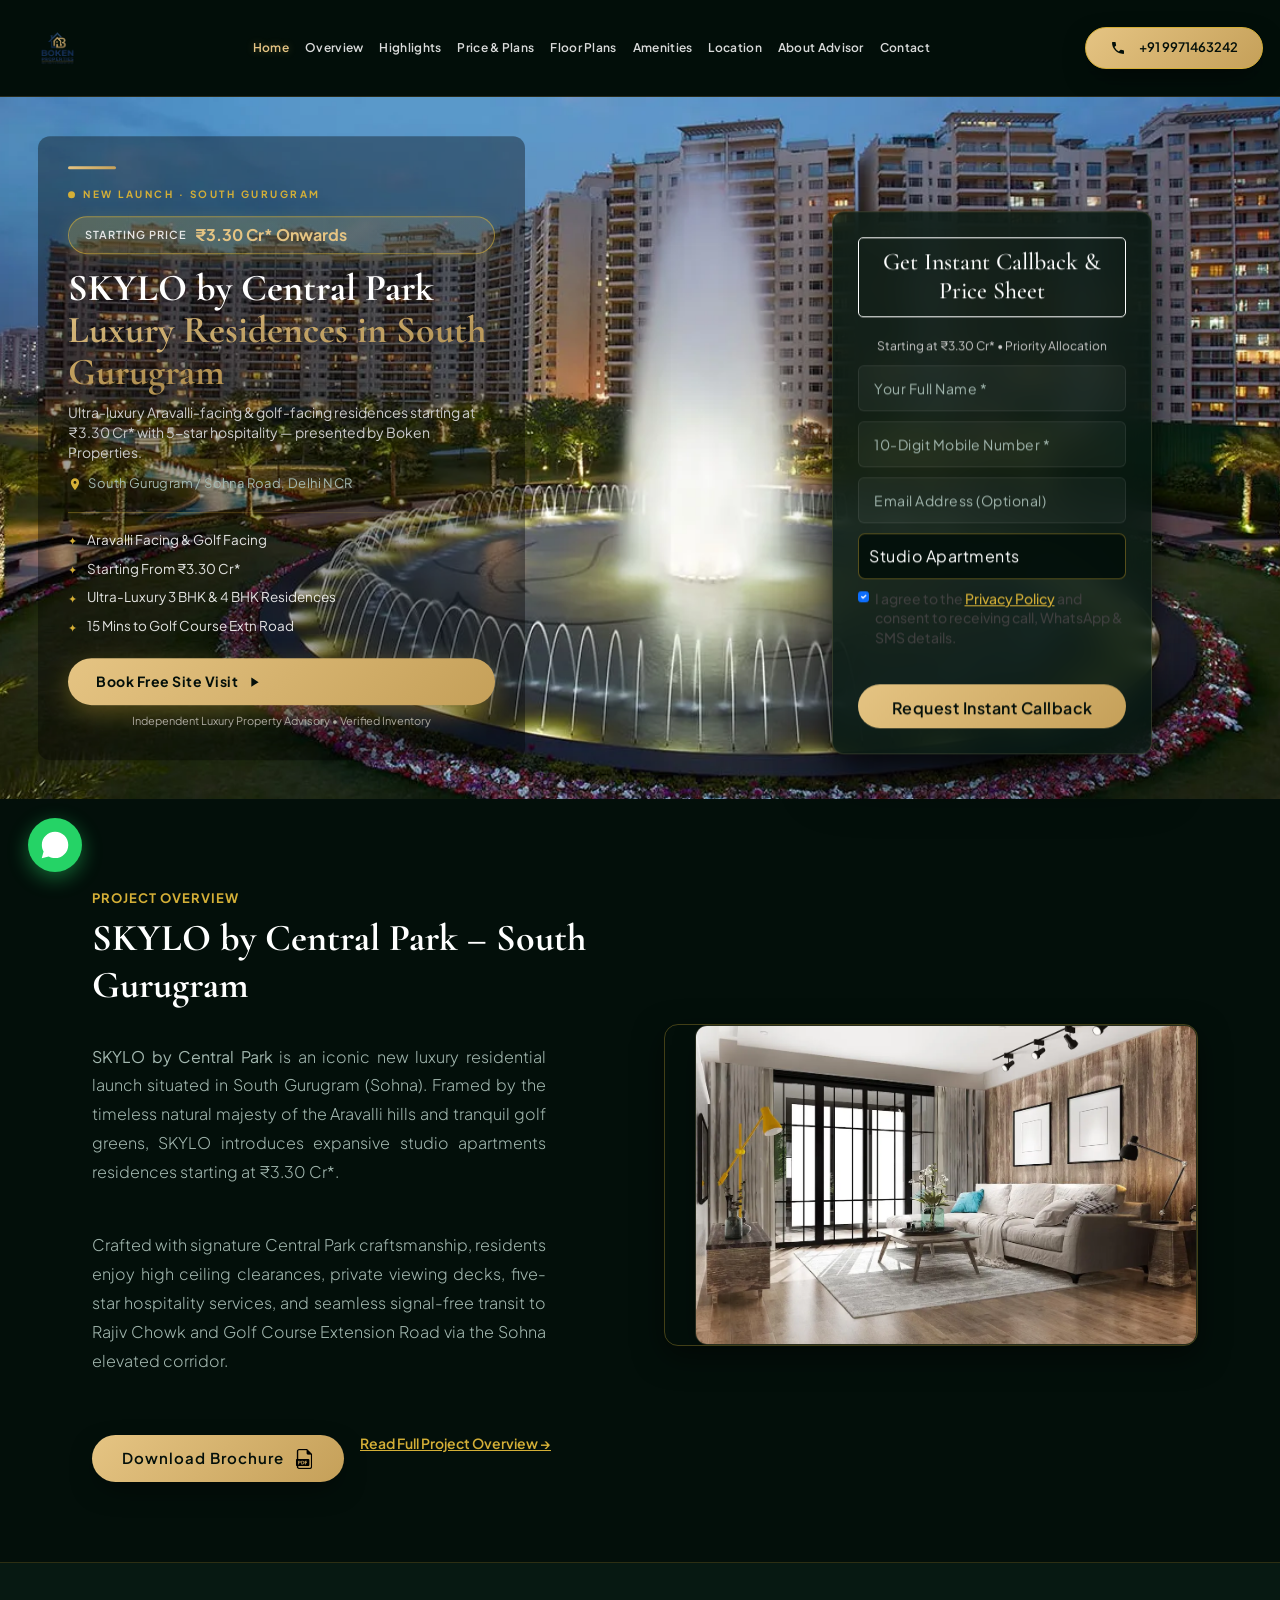
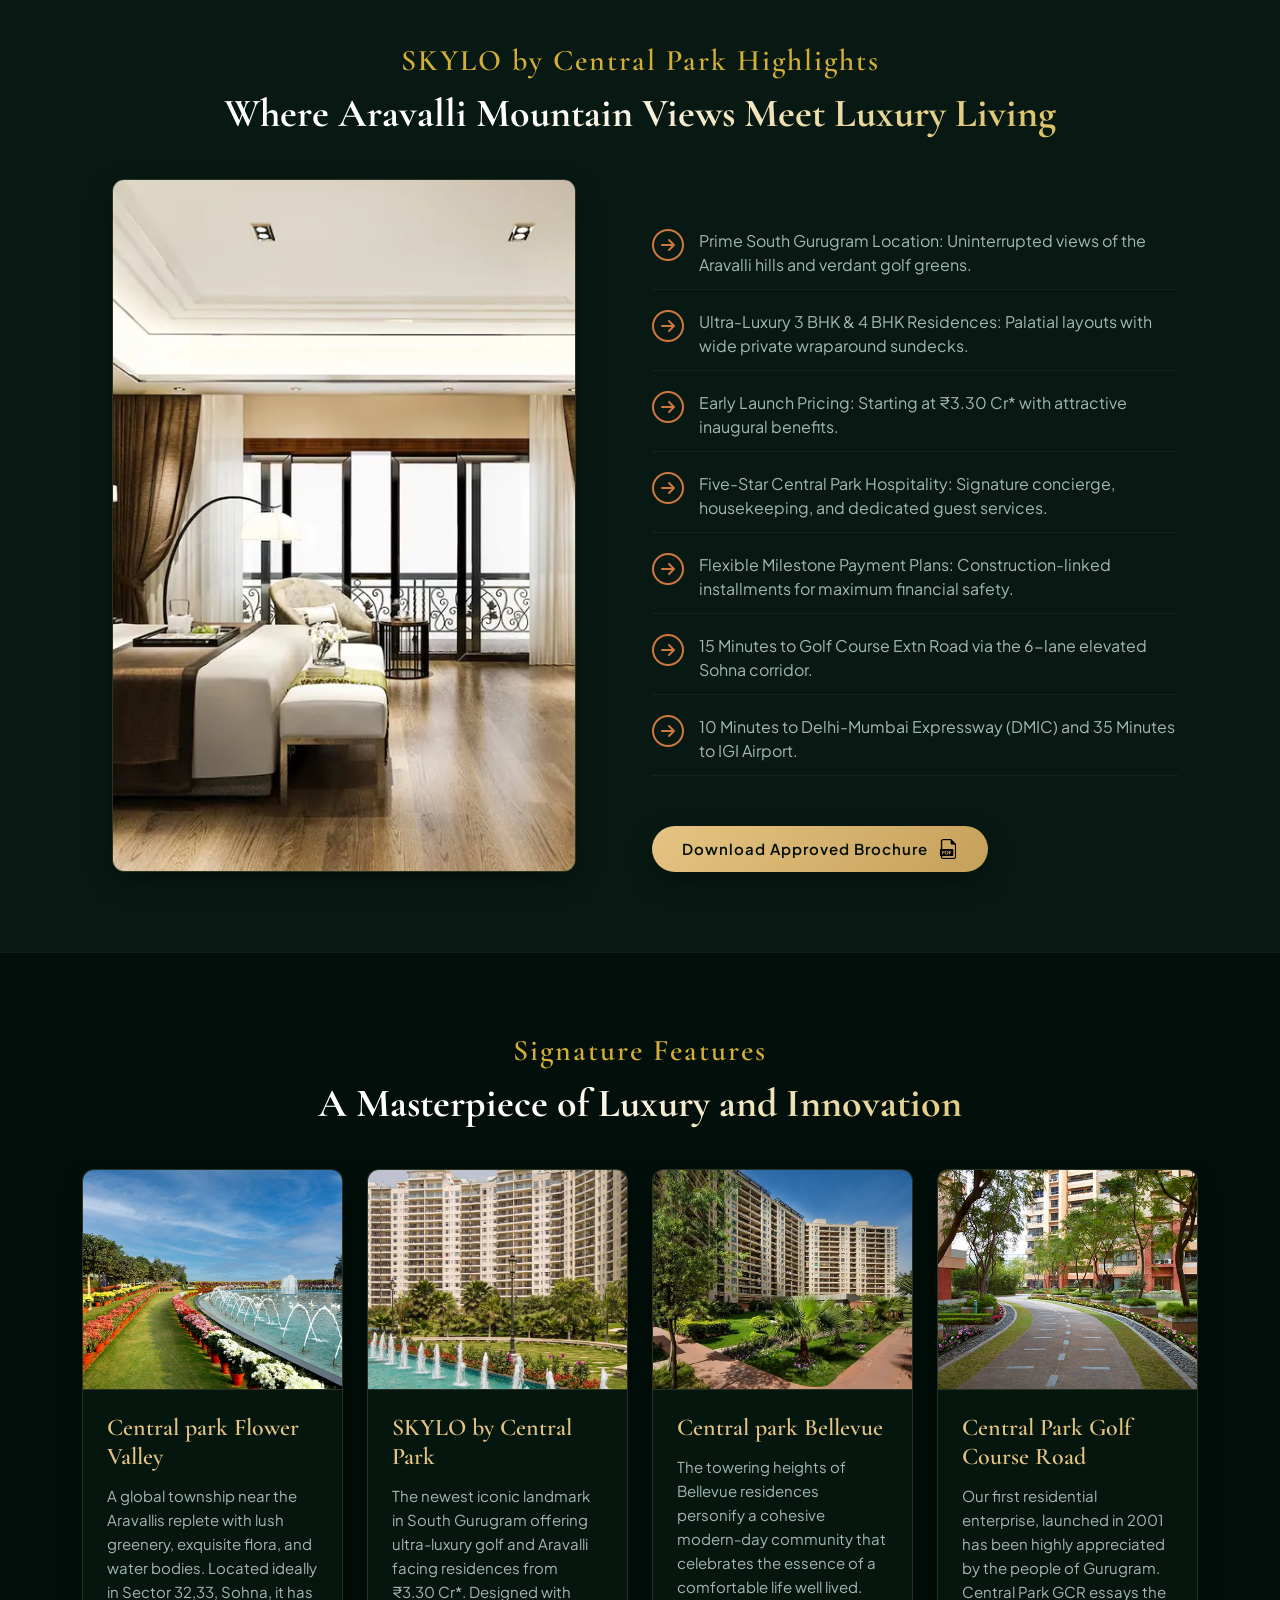
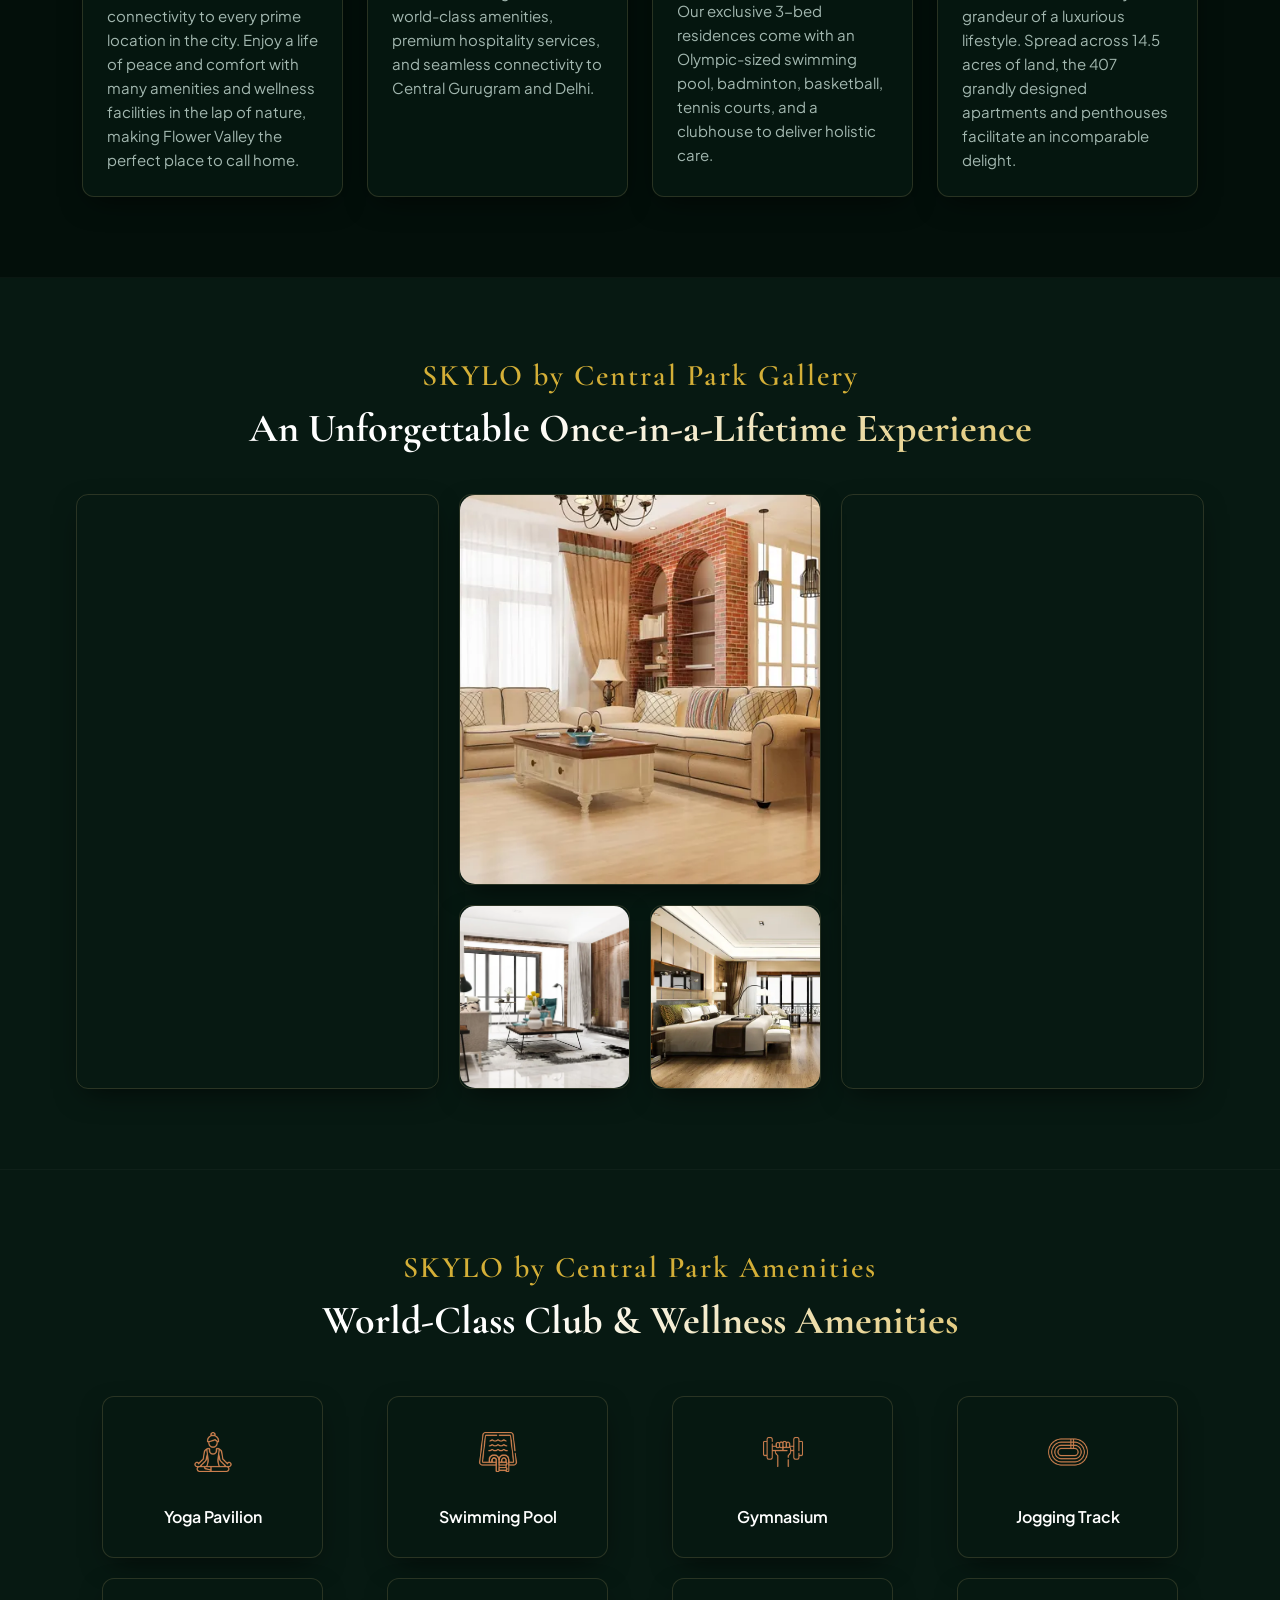
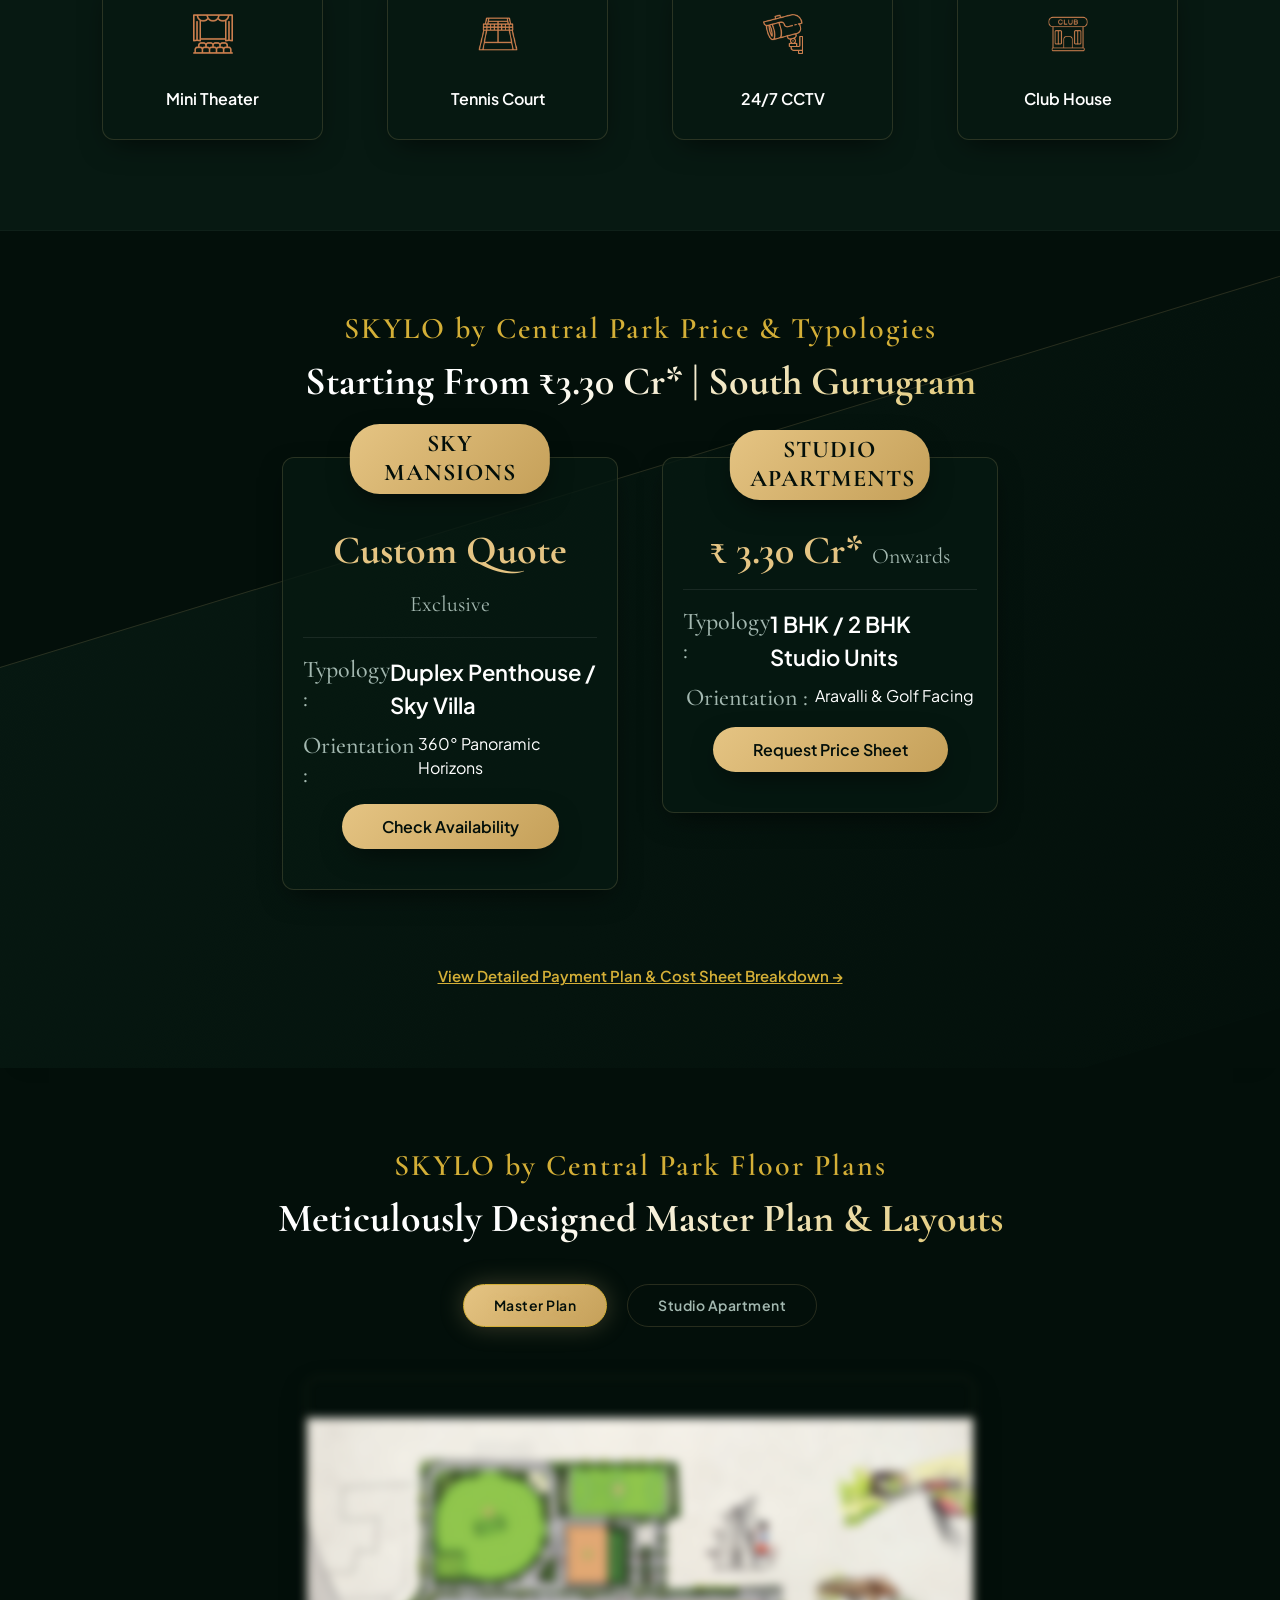
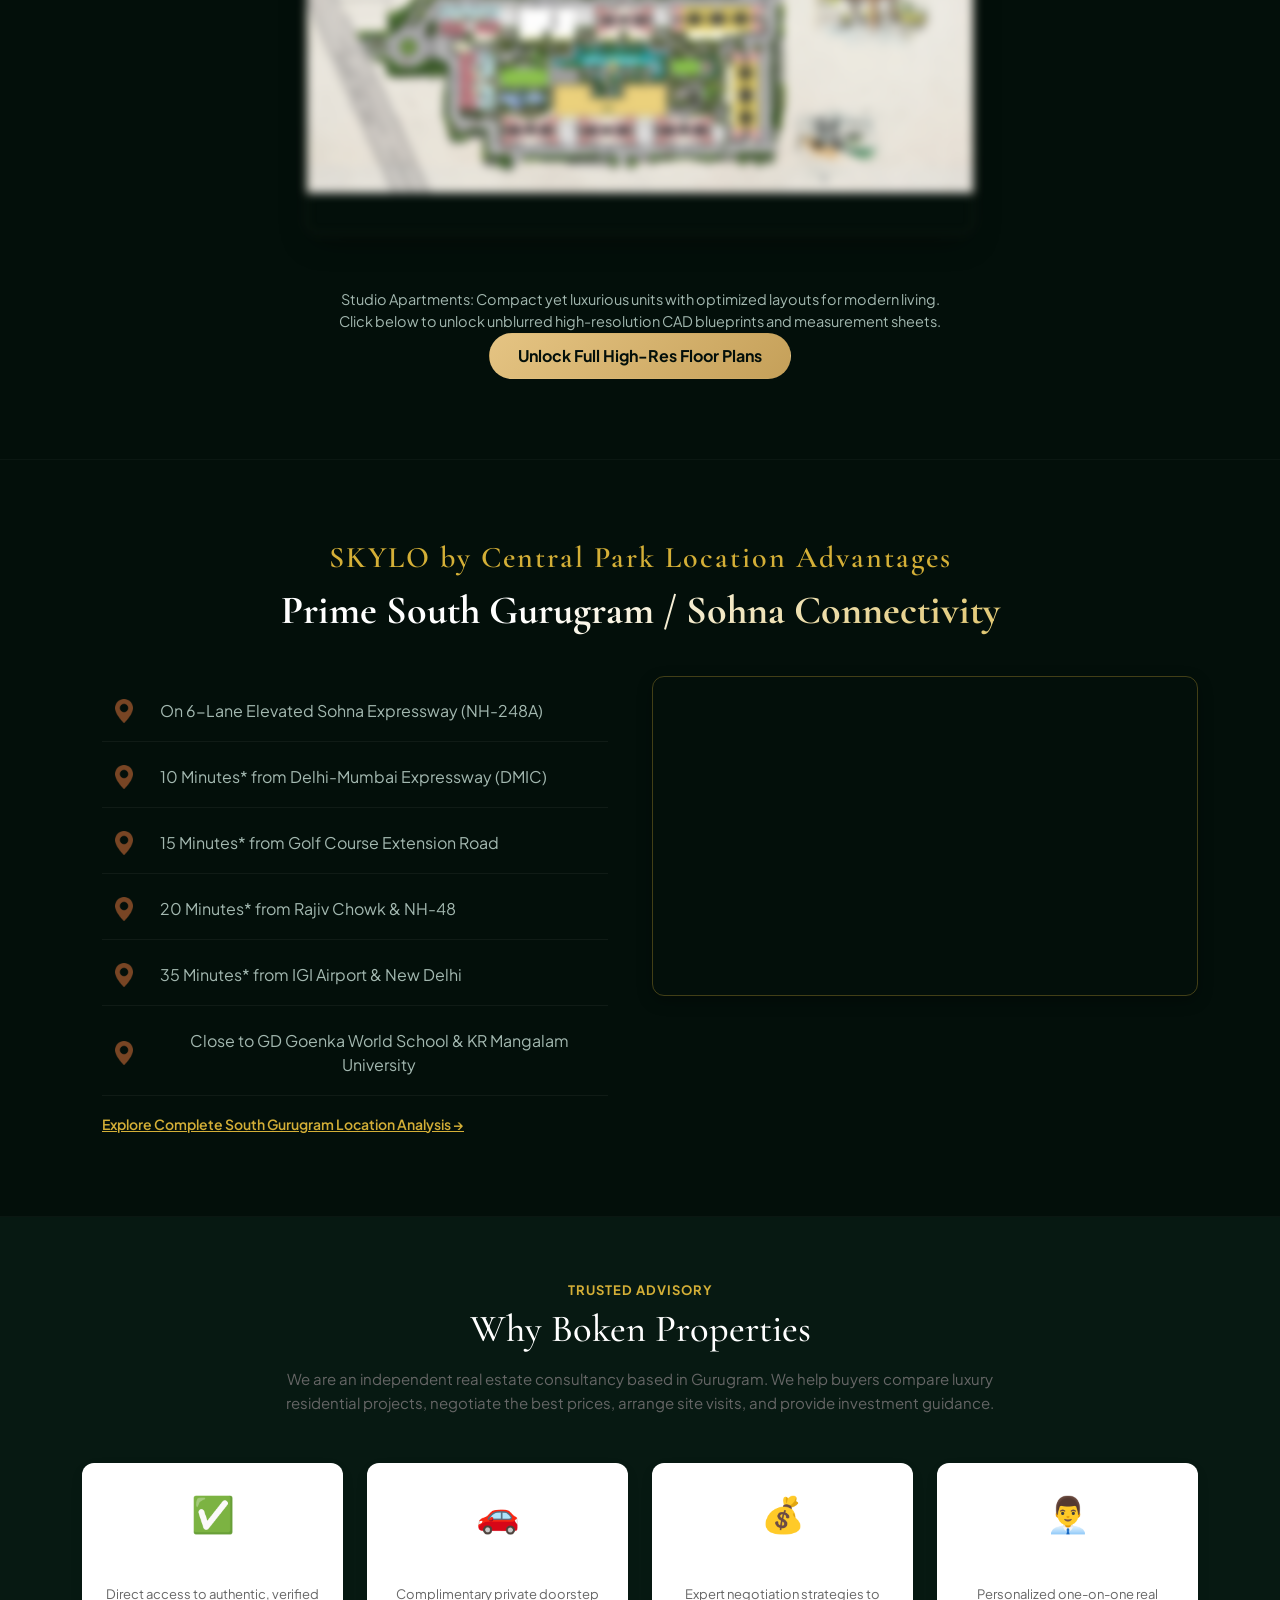
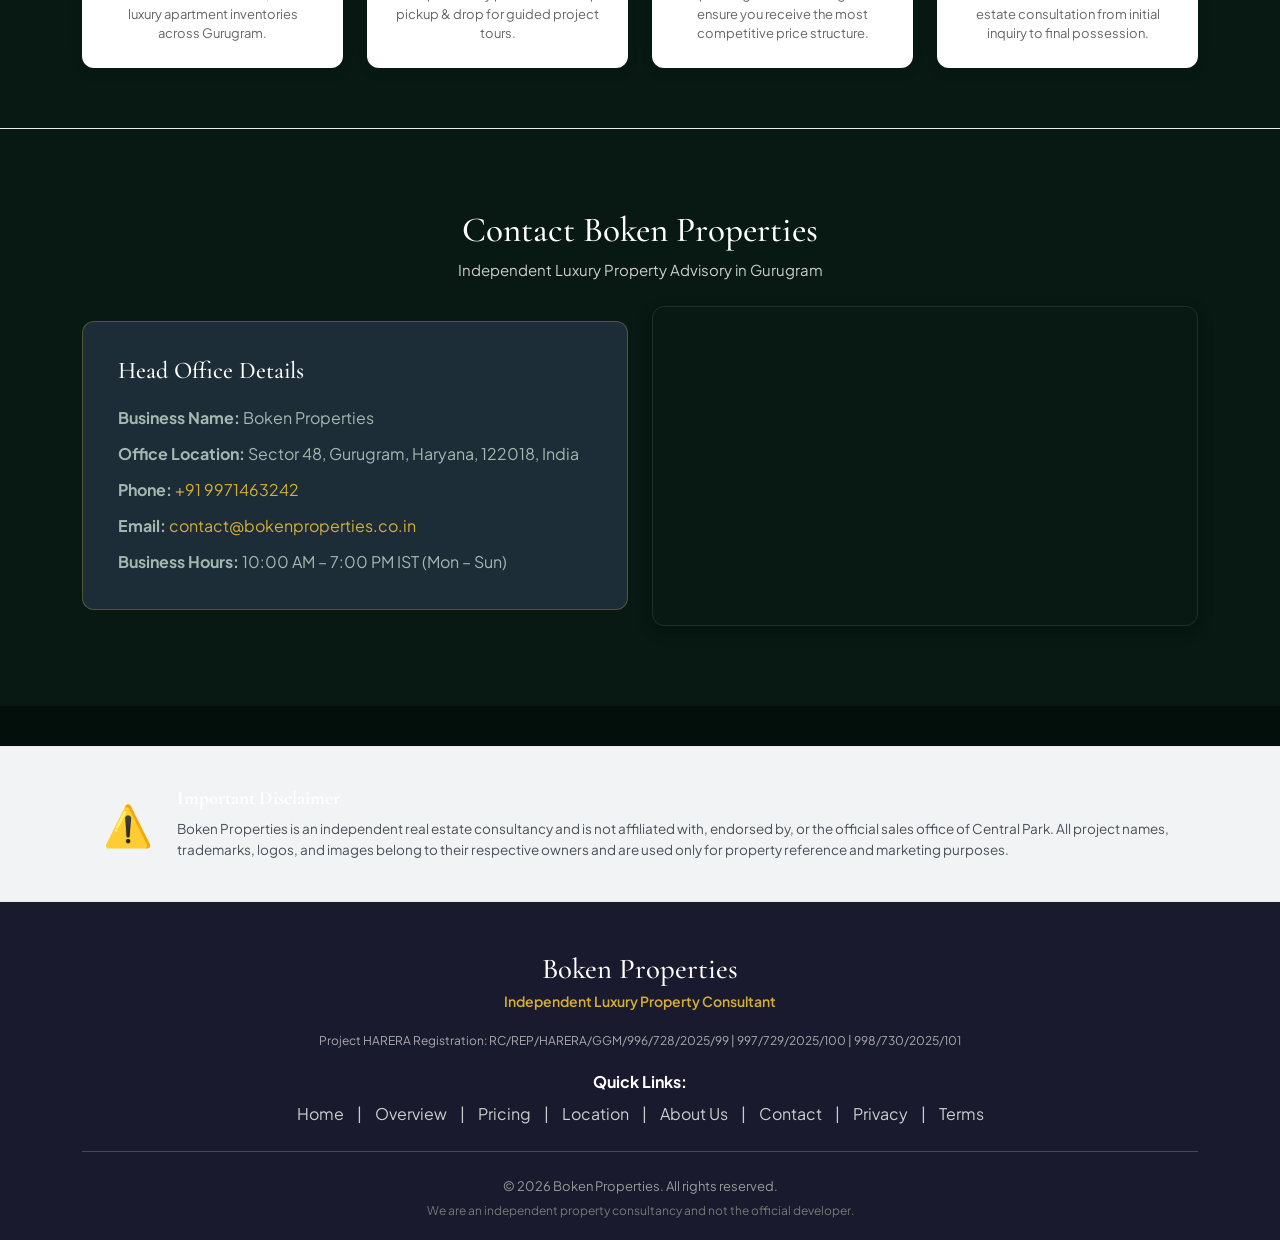
<file: central-park-gurugram/index.html>
﻿<!DOCTYPE html>
<html lang="en" prefix="og: https://ogp.me/ns#">
<head>
  <meta charset="utf-8">
  <meta name="viewport" content="width=device-width, initial-scale=1, viewport-fit=cover">
  <meta name="theme-color" content="#1a1a2e" />
  <meta http-equiv="X-UA-Compatible" content="IE=edge">

  <!-- ===== PRIMARY SEO TAGS ===== -->
  <title>SKYLO by Central Park | Luxury Residences Starting ₹3.30 Cr* Gurgaon</title>
  <meta name="description" content="Explore SKYLO by Central Park in South Gurugram. Ultra-luxury Aravalli-facing &amp; golf-facing residences starting at ₹3.30 Cr*. Request price list, floor plans &amp; site visit.">
  <meta name="keywords" content="SKYLO by Central Park, SKYLO Gurugram, Central Park SKYLO price, SKYLO Sohna, Central Park new launch, Luxury residences in South Gurugram, Aravalli facing residences Gurgaon, Golf facing residences Gurgaon, Luxury property starting at 3.30 Cr in Gurgaon">

  <!-- ===== CANONICAL & ROBOTS ===== -->
  <link rel="canonical" href="https://bokenproperties.co.in/central-park-gurugram/">
  <link rel="alternate" hreflang="en-in" href="https://bokenproperties.co.in/">
  <link rel="alternate" hreflang="x-default" href="https://bokenproperties.co.in/">
  <link rel="sitemap" type="application/xml" title="Sitemap" href="https://bokenproperties.co.in/sitemap.xml">
  <meta name="robots" content="index, follow, max-snippet:-1, max-image-preview:large, max-video-preview:-1">
  <meta name="googlebot" content="index, follow, max-snippet:-1, max-image-preview:large, max-video-preview:-1">
  <meta name="bingbot" content="index, follow">

  <!-- ===== AUTHOR & COPYRIGHT ===== -->
  <meta name="author" content="Boken Properties – Independent Luxury Property Consultant">
  <meta name="copyright" content="bokenproperties.co.in">
  <meta name="rating" content="general">
  <meta name="revisit-after" content="3 days">
  <meta name="language" content="English">
  <meta name="classification" content="Real Estate, Luxury Apartments, Property Consultancy">
  <meta name="category" content="Real Estate Consultancy">
  <meta name="coverage" content="India, Delhi NCR, Gurgaon, Gurugram, Sohna, Haryana">
  <meta name="distribution" content="global">
  <meta name="target" content="all">
  <meta name="HandheldFriendly" content="true">
  <meta name="MobileOptimized" content="320">
  <meta name="apple-mobile-web-app-capable" content="yes">
  <meta name="apple-mobile-web-app-status-bar-style" content="black-translucent">
  <meta name="apple-mobile-web-app-title" content="SKYLO Central Park">
  <meta name="application-name" content="Boken Properties">
  <meta name="msapplication-TileColor" content="#1a1a2e">
  <meta name="msapplication-TileImage" content="https://bokenproperties.co.in/images/image2/Central%20Park%20Delphine.webp">
  <meta name="msvalidate.01" content="AEC00CC8FFE2AAF2E99C1C543B0D11B5" />

  <!-- ===== DUBLIN CORE METADATA ===== -->
  <meta name="DC.title" content="SKYLO by Central Park | Luxury Residences Starting ₹3.30 Cr* Gurgaon">
  <meta name="DC.creator" content="Boken Properties – Independent Luxury Property Consultant">
  <meta name="DC.subject" content="SKYLO by Central Park, Luxury Residences, South Gurugram, Sohna, Aravalli Facing">
  <meta name="DC.description" content="Explore SKYLO by Central Park in South Gurugram. Ultra-luxury Aravalli-facing &amp; golf-facing residences starting at ₹3.30 Cr*. Request price list, floor plans &amp; site visit.">
  <meta name="DC.publisher" content="bokenproperties.co.in">
  <meta name="DC.type" content="Service">
  <meta name="DC.format" content="text/html">
  <meta name="DC.language" content="en">
  <meta name="DC.coverage" content="South Gurugram, Sohna, Gurgaon, Haryana, India">

  <!-- ===== GEO / LOCAL SEO TAGS ===== -->
  <meta name="geo.region" content="IN-HR">
  <meta name="geo.placename" content="South Gurugram, Sohna, Haryana, Delhi NCR, India">
  <meta name="geo.position" content="28.3240;77.0390">
  <meta name="ICBM" content="28.3240, 77.0390">
  <meta name="geo.country" content="IN">

  <!-- ===== OPEN GRAPH ===== -->
  <meta property="og:type" content="website">
  <meta property="og:site_name" content="Boken Properties – Luxury Real Estate Advisory">
  <meta property="og:title" content="SKYLO by Central Park | Luxury Residences Starting ₹3.30 Cr* Gurgaon">
  <meta property="og:description" content="Explore SKYLO by Central Park in South Gurugram. Ultra-luxury Aravalli-facing &amp; golf-facing residences starting at ₹3.30 Cr*. Request price list, floor plans &amp; site visit.">
  <meta property="og:url" content="https://bokenproperties.co.in/central-park-gurugram/">
  <meta property="og:image" content="https://bokenproperties.co.in/images/image2/imgi_3_gallery10.webp">
  <meta property="og:image:secure_url" content="https://bokenproperties.co.in/images/image2/imgi_3_gallery10.webp">
  <meta property="og:image:type" content="image/webp">
  <meta property="og:image:width" content="1200">
  <meta property="og:image:height" content="630">
  <meta property="og:image:alt" content="SKYLO by Central Park South Gurugram Luxury Residences">
  <meta property="og:locale" content="en_IN">
  <meta property="og:phone_number" content="+919971463242">

  <!-- ===== TWITTER / X CARD ===== -->
  <meta name="twitter:card" content="summary_large_image">
  <meta name="twitter:title" content="SKYLO by Central Park | Luxury Residences Starting ₹3.30 Cr* Gurgaon">
  <meta name="twitter:description" content="Explore SKYLO by Central Park in South Gurugram. Ultra-luxury Aravalli-facing &amp; golf-facing residences starting at ₹3.30 Cr*. Request price list, floor plans &amp; site visit.">
  <meta name="twitter:image" content="https://bokenproperties.co.in/images/image2/imgi_3_gallery10.webp">
  <meta name="twitter:image:alt" content="SKYLO by Central Park Luxury Residences">
  <meta name="twitter:domain" content="bokenproperties.co.in">

  <!-- ===== FAVICON ===== -->
  <link href="../images/image2/Central%20Park%20Delphine.webp" rel="shortcut icon" type="image/x-icon">
  <link rel="apple-touch-icon" sizes="180x180" href="../images/image2/Central%20Park%20Delphine.webp">
  <link rel="icon" type="image/webp" sizes="32x32" href="../images/image2/Central%20Park%20Delphine.webp">

  <!-- ===== PERFORMANCE & PRELOAD ===== -->
  <link rel="preload" href="../images/image2/imgi_3_gallery10.webp" as="image" type="image/webp">
  <link rel="dns-prefetch" href="//fonts.googleapis.com">
  <link rel="dns-prefetch" href="//fonts.gstatic.com">
  <link rel="dns-prefetch" href="//www.googletagmanager.com">

  <!-- ===== FONTS ===== -->
  <link rel="preconnect" href="https://fonts.googleapis.com">
  <link rel="preconnect" href="https://fonts.gstatic.com" crossorigin>
  <link href="https://fonts.googleapis.com/css2?family=Cormorant+Garamond:ital,wght@0,300;0,400;0,500;0,600;0,700;1,400&family=Plus+Jakarta+Sans:wght@300;400;500;600;700&display=swap" rel="stylesheet">

  <!-- ===== STYLESHEETS ===== -->
  <link rel="stylesheet" href="../css/bootstrap.min.css">
  <link rel="stylesheet" href="../css/style.css">
  <link rel="stylesheet" href="../css/magnific-popup.css">

  <!-- ===== JSON-LD STRUCTURED DATA ===== -->

  <!-- 1. RealEstateAgent / Advisory Schema -->
  <script type="application/ld+json">
  {
    "@context": "https://schema.org",
    "@type": "RealEstateAgent",
    "name": "Boken Properties",
    "url": "https://bokenproperties.co.in",
    "email": "contact@bokenproperties.co.in",
    "telephone": "+919971463242",
    "description": "Independent real estate consultancy based in Gurugram offering luxury residential guidance, verified inventory, price assistance, and guided site visits for SKYLO by Central Park.",
    "address": {
      "@type": "PostalAddress",
      "streetAddress": "Sector 48",
      "addressLocality": "Gurugram",
      "addressRegion": "Haryana",
      "postalCode": "122018",
      "addressCountry": "IN"
    }
  }
  </script>

  <!-- 2. ApartmentComplex / Residential Property Schema -->
  <script type="application/ld+json">
  {
    "@context": "https://schema.org",
    "@type": "ApartmentComplex",
    "@id": "https://bokenproperties.co.in/#property",
    "name": "SKYLO by Central Park",
    "alternateName": ["Central Park SKYLO", "SKYLO Sohna", "SKYLO Gurugram", "Central Park SKYLO South Gurugram"],
    "description": "SKYLO by Central Park is an ultra-luxury residential landmark in South Gurugram (Sohna) featuring Aravalli-facing and golf-facing luxury apartments starting at ₹3.30 Cr* with five-star hospitality amenities.",
    "url": "https://bokenproperties.co.in/central-park-gurugram/",
    "image": "https://bokenproperties.co.in/images/image2/imgi_3_gallery10.webp",
    "address": {
      "@type": "PostalAddress",
      "streetAddress": "South Gurugram / Sohna Road",
      "addressLocality": "South Gurugram",
      "addressRegion": "Haryana",
      "postalCode": "122103",
      "addressCountry": "IN"
    },
    "geo": {
      "@type": "GeoCoordinates",
      "latitude": 28.3240,
      "longitude": 77.0390
    },
    "telephone": "+919971463242",
    "priceRange": "Starting from ₹3.30 Cr*",
    "amenityFeature": [
      {"@type": "LocationFeatureSpecification", "name": "Aravalli Mountain Facing Views", "value": true},
      {"@type": "LocationFeatureSpecification", "name": "Golf Facing Horizons", "value": true},
      {"@type": "LocationFeatureSpecification", "name": "Swimming Pool & Wellness Spa", "value": true},
      {"@type": "LocationFeatureSpecification", "name": "Fully-Equipped Gymnasium", "value": true},
      {"@type": "LocationFeatureSpecification", "name": "Grand Clubhouse", "value": true},
      {"@type": "LocationFeatureSpecification", "name": "Tennis & Sports Courts", "value": true},
      {"@type": "LocationFeatureSpecification", "name": "24/7 Concierge & Multi-Tier Security", "value": true}
    ]
  }
  </script>

  <!-- 3. BreadcrumbList Schema -->
  <script type="application/ld+json">
  {
    "@context": "https://schema.org",
    "@type": "BreadcrumbList",
    "itemListElement": [
      {
        "@type": "ListItem",
        "position": 1,
        "name": "Home",
        "item": "https://bokenproperties.co.in/"
      },
      {
        "@type": "ListItem",
        "position": 2,
        "name": "SKYLO by Central Park",
        "item": "https://bokenproperties.co.in/#property"
      }
    ]
  }
  </script>

  <!-- 4. FAQPage Schema -->
  <script type="application/ld+json">
  {
    "@context": "https://schema.org",
    "@type": "FAQPage",
    "mainEntity": [
      {
        "@type": "Question",
        "name": "What is SKYLO by Central Park?",
        "acceptedAnswer": {
          "@type": "Answer",
          "text": "SKYLO by Central Park is an ultra-luxury new-launch residential project by Central Park situated in South Gurugram (Sohna). It offers palatial residences surrounded by the Aravalli hills and scenic golf landscapes."
        }
      },
      {
        "@type": "Question",
        "name": "What is the starting price of SKYLO by Central Park?",
        "acceptedAnswer": {
          "@type": "Answer",
          "text": "The starting price for luxury residences at SKYLO by Central Park is ₹3.30 Cr* with flexible construction-linked payment plans."
        }
      },
      {
        "@type": "Question",
        "name": "Where is SKYLO by Central Park located?",
        "acceptedAnswer": {
          "@type": "Answer",
          "text": "SKYLO by Central Park is strategically located in South Gurugram (Sohna), accessible via the 6-lane elevated corridor just 15 minutes from Golf Course Extension Road and 20 minutes from Rajiv Chowk."
        }
      },
      {
        "@type": "Question",
        "name": "What configurations are available at SKYLO by Central Park?",
        "acceptedAnswer": {
          "@type": "Answer",
          "text": "SKYLO by Central Park offers ultra-luxury 3 BHK and 4 BHK residences featuring wide wraparound sundecks, high ceilings, and premium imported specifications."
        }
      },
      {
        "@type": "Question",
        "name": "What are the view orientations at SKYLO?",
        "acceptedAnswer": {
          "@type": "Answer",
          "text": "Residences at SKYLO feature direct Aravalli-facing views and golf-facing panoramas, offering green nature, fresh air, and permanent open vistas."
        }
      },
      {
        "@type": "Question",
        "name": "How can I book a free site visit to SKYLO by Central Park?",
        "acceptedAnswer": {
          "@type": "Answer",
          "text": "You can book a complimentary guided site visit with doorstep cab pickup by submitting the enquiry form or calling Boken Properties directly at +91 9971463242."
        }
      }
    ]
  }
  </script>

  <!-- 5. Product / Offer Schema -->
  <script type="application/ld+json">
  {
    "@context": "https://schema.org",
    "@type": "Product",
    "name": "SKYLO by Central Park Residences",
    "description": "Ultra-luxury 3 BHK & 4 BHK residences starting at ₹3.30 Cr* in South Gurugram.",
    "brand": {
      "@type": "Brand",
      "name": "Central Park"
    },
    "image": "https://bokenproperties.co.in/images/image2/imgi_3_gallery10.webp",
    "offers": {
      "@type": "AggregateOffer",
      "priceCurrency": "INR",
      "lowPrice": "33000000",
      "offerCount": "100",
      "availability": "https://schema.org/InStock",
      "seller": {
        "@type": "Organization",
        "name": "Boken Properties – Independent Luxury Property Consultant"
      }
    }
  }
  </script>

  <!-- Google tag (gtag.js) - Google Ads -->
  <script async src="https://www.googletagmanager.com/gtag/js?id=AW-18353196610"></script>
  <script>
    window.dataLayer = window.dataLayer || [];
    function gtag(){dataLayer.push(arguments);}
    gtag('js', new Date());
    gtag('config', 'AW-18353196610');
  </script>

  <!-- Tracking & Form Validation Scripts -->
  <script src="../js/tracking.js" defer></script>
  <script src="../js/lead-form.js" defer></script>
</head>
<body>
    
    <section class="header-section">
        <nav class="navbar navbar-expand-lg">
          <div class="container">
            <a class="navbar-brand" href="index.html">
              <img class="project-logo" src="../properties.images/logo2.png" alt="Boken Properties Logo" style="max-height: 44px;">
            </a>
            <button class="navbar-toggler" type="button" data-bs-toggle="collapse" data-bs-target="#navbarSupportedContent" aria-controls="navbarSupportedContent" aria-expanded="false" aria-label="Toggle navigation">
              <span class="navbar-toggler-icon"></span>
            </button>
            <div class="collapse navbar-collapse justify-content-center" id="navbarSupportedContent">
              <ul class="navbar-nav mb-2 mb-lg-0 asidebar">
                <li class="nav-item">
                  <a class="nav-link active" aria-current="page" href="#home">Home</a>
                </li>
                <li class="nav-item">
                  <a class="nav-link" href="#overview">Overview</a>
                </li>
                <li class="nav-item">
                  <a class="nav-link" href="#highlights">Highlights</a>
                </li>
                <li class="nav-item">
                  <a class="nav-link" href="#price">Price &amp; Plans</a>
                </li>
                <li class="nav-item">
                  <a class="nav-link" href="#master-and-floor-plan">Floor Plans</a>
                </li>
                <li class="nav-item">
                  <a class="nav-link" href="#amenities">Amenities</a>
                </li>
                <li class="nav-item">
                  <a class="nav-link" href="#location-advantage">Location</a>
                </li>
                <li class="nav-item">
                  <a class="nav-link" href="about-us.html">About Advisor</a>
                </li>
                <li class="nav-item">
                  <a class="nav-link" href="contact-us.html">Contact</a>
                </li>
              </ul>
            </div>
            <div class="nav-item d-md-block d-none">
              <a class="navbar-call-btn" href="tel:+919971463242">
                <svg xmlns="http://www.w3.org/2000/svg" width="16" height="16" viewBox="0 0 24 24" fill="currentColor" style="margin-right: 5px;"><path d="M20.01 15.38c-1.23 0-2.42-.2-3.53-.57a1 1 0 0 0-1.01.24l-2.2 2.2a15.045 15.045 0 0 1-6.59-6.59l2.2-2.2a1 1 0 0 0 .24-1.01 11.36 11.36 0 0 1-.57-3.53c0-.55-.45-1-1-1H4c-.55 0-1 .45-1 1 0 9.39 7.61 17 17 17 .55 0 1-.45 1-1v-3.5c0-.55-.45-1-1-1z"/></svg>
                +91 9971463242 
              </a>
            </div> 
          </div>
        </nav>
    </section>


  <section class="banner-setion" id="home">
    <div class="banner">
      <div class="container-fluid banner-container">
        <div id="carouselExampleControls" class="carousel slide" data-bs-ride="carousel">
          <div class="carousel-inner">
            <div class="carousel-item active">
                <img src="../images/image2/imgi_3_gallery10.webp" alt="SKYLO by Central Park South Gurugram" class="d-view">
                <img src="../images/image2/imgi_3_gallery10.webp" alt="SKYLO by Central Park South Gurugram" class="m-view">

            </div>
            <div class="carousel-item">
                <img src="../images/image2/project_1685186892584295412.avif" alt="SKYLO by Central Park Luxury Residences Gurgaon" class="d-view">
                <img src="../images/image2/project_1685186892584295412.avif" alt="SKYLO by Central Park Luxury Residences Gurgaon" class="m-view">
            </div>
          </div>
          <!-- <button class="carousel-control-prev" type="button" data-bs-target="#carouselExampleControls" data-bs-slide="prev">
            <span class="carousel-control-prev-icon" aria-hidden="true"></span>
            <span class="visually-hidden">Previous</span>
          </button>
          <button class="carousel-control-next" type="button" data-bs-target="#carouselExampleControls" data-bs-slide="next">
            <span class="carousel-control-next-icon" aria-hidden="true"></span>
            <span class="visually-hidden">Next</span>
          </button> -->
        </div>
      </div>
    </div>

    <div class="project-details-ban">

      <!-- Gold top accent bar -->
      <div class="pdb-accent-bar"></div>

      <!-- Hero Badge -->
      <div class="pdb-badge">
        <span class="pdb-badge-dot"></span>
        New Launch · South Gurugram
      </div>

      <!-- Price Hero Badge -->
      <div class="pdb-price-hero-badge">
        <span class="price-label">Starting Price</span>
        <span class="price-val">₹3.30 Cr* Onwards</span>
      </div>

      <!-- Main Heading & Subheading -->
      <h1 id="projectName" style="font-size: 2.2rem; margin-bottom: 8px;">SKYLO by Central Park<br><span class="pdb-title-accent">Luxury Residences in South Gurugram</span></h1>
      <p style="color: #ccc; font-size: 14px; margin-bottom: 12px; line-height: 1.4;">Ultra-luxury Aravalli-facing &amp; golf-facing residences starting at ₹3.30 Cr* with 5-star hospitality — presented by Boken Properties.</p>

      <!-- Location tag -->
      <div class="pdb-location">
        <svg xmlns="http://www.w3.org/2000/svg" width="14" height="14" viewBox="0 0 24 24" fill="var(--color-gold)"><path d="M12 2C8.13 2 5 5.13 5 9c0 5.25 7 13 7 13s7-7.75 7-13c0-3.87-3.13-7-7-7zm0 9.5c-1.38 0-2.5-1.12-2.5-2.5s1.12-2.5 2.5-2.5 2.5 1.12 2.5 2.5-1.12 2.5-2.5 2.5z"/></svg>
        South Gurugram / Sohna Road, Delhi NCR
      </div>

      <!-- Thin divider -->
      <div class="pdb-divider"></div>

      <!-- Key highlights -->
      <div class="pdb-highlights">
        <div class="pdb-highlight-item">
          <span class="pdb-check">✦</span>
          <span>Aravalli Facing &amp; Golf Facing</span>
        </div>
        <div class="pdb-highlight-item">
          <span class="pdb-check">✦</span>
          <span>Starting From ₹3.30 Cr*</span>
        </div>
        <div class="pdb-highlight-item">
          <span class="pdb-check">✦</span>
          <span>Ultra-Luxury 3 BHK &amp; 4 BHK Residences</span>
        </div>
        <div class="pdb-highlight-item">
          <span class="pdb-check">✦</span>
          <span>15 Mins to Golf Course Extn Road</span>
        </div>
      </div>

      <!-- CTA Button -->
      <div class="d-flex gap-2 flex-wrap">
        <a class="pdb-cta-btn flex-grow-1 text-center" href="#" data-bs-toggle="modal" data-bs-target="#exampleModal">
          Book Free Site Visit
          <svg xmlns="http://www.w3.org/2000/svg" width="16" height="16" viewBox="0 0 24 24" fill="currentColor"><path d="M8 5v14l11-7z"/></svg>
        </a>
      </div>

      <!-- Small text below CTA -->
      <p style="font-size: 11px; color: #aaa; text-align: center; margin-top: 8px; margin-bottom: 0;">Independent Luxury Property Advisory • Verified Inventory</p>

      <div class="banner-btn d-md-none d-block" style="margin-top:0;"></div>
    </div>
    
    <div class="banner-form-section">
      <div class="form-section">
        <div class="banner-form">
          <div class="form-bottom">
            <h4 class="form_title" style="text-align: center;">Get Instant Callback &amp; Price Sheet</h4>
            <p style="font-size: 12px; color: #ccc; text-align: center; margin-bottom: 8px;">Starting at ₹3.30 Cr* • Priority Allocation</p>
          </div>
          <div class="form lower-form-part">
            <form method="post" onsubmit="return window.submitSkyloForm(event, 'Hero Banner Form')" data-enquiry-type="Hero Banner Enquiry">
              <input type="text" name="_honey" style="display:none !important;" tabindex="-1" autocomplete="off">
              <div class="form-group">
                <input type="text" class="form-control" placeholder="Your Full Name *" name="name" required="">
              </div>
              <div class="form-group">
                <input type="tel" class="form-control" placeholder="10-Digit Mobile Number *" name="phone" required="" pattern="[0-9]{10}" inputmode="numeric">
              </div>
              <div class="form-group">
                <input type="email" class="form-control" placeholder="Email Address (Optional)" name="email">
              </div>
              <div class="form-group">
                <select name="unit_preference" class="form-control" style="background: rgba(3, 15, 10, 0.9); color: #fff; border: 1px solid rgba(212,175,55,0.4); padding: 7px 10px;">
                  <!-- <option value="3 BHK (Starting ₹3.30 Cr*)">3 BHK Luxury (From ₹3.30 Cr*)</option>
                  <option value="4 BHK Ultra-Luxury">4 BHK Ultra-Luxury Residence</option> -->
                  <option value="4 BHK Ultra-Luxury">Studio Apartments</option>
                  <option value="Site Visit Request">Book Guided Site Visit</option>
                </select>
              </div>
              <div class="form-check text-start mb-3" style="font-size: 11px; color: #ccc;">
                <input class="form-check-input" type="checkbox" value="" required id="consentCheckHero" checked>
                <label class="form-check-label" for="consentCheckHero" style="line-height: 1.4;">
                  I agree to the <a href="privacy-policy.html" target="_blank" style="color: #d4af37; text-decoration: underline;">Privacy Policy</a> and consent to receiving call, WhatsApp &amp; SMS details.
                </label>
              </div>
              <input type="submit" name="submit" value="Request Instant Callback" class="btn dark_btn rounded submit_btn">
            </form>
          </div>
        </div>
      </div>
    </div>
  </section>

  <div id="query-fix-btn" class="query-now hide">
    <a href="#" data-bs-toggle="modal" data-bs-target="#exampleModal">
      <img class="query-btn" src="../images/query-btn.png" alt="Enquire on SKYLO Central Park">
      <p>Query Now</p>
    </a>
  </div>

  <!-- Overview Section -->
  <section class="overview-section" id="overview" style="padding: 70px 0; background: #030F0A; border-bottom: 1px solid rgba(212,175,55,0.2);">
    <div class="container">
      <div class="row align-items-center justify-content-between g-5">
        <div class="col-md-6">
          <div class="overview-left-section">
            <span style="color: #d4af37; font-weight: 700; text-transform: uppercase; letter-spacing: 1px; font-size: 13px;">Project Overview</span>
            <h2 style="font-family: 'Cormorant Garamond', Georgia, serif; font-size: 2.3rem; color: #fff; margin-top: 6px; margin-bottom: 18px;">
              SKYLO by Central Park – South Gurugram
            </h2>
            <p style="color: #ccc; font-size: 15px; line-height: 1.8; margin-bottom: 16px;">
              <strong>SKYLO by Central Park</strong> is an iconic new luxury residential launch situated in South Gurugram (Sohna). Framed by the timeless natural majesty of the Aravalli hills and tranquil golf greens, SKYLO introduces expansive studio apartments residences starting at ₹3.30 Cr*.
            </p>
            <p style="color: #ccc; font-size: 15px; line-height: 1.8; margin-bottom: 24px;">
              Crafted with signature Central Park craftsmanship, residents enjoy high ceiling clearances, private viewing decks, five-star hospitality services, and seamless signal-free transit to Rajiv Chowk and Golf Course Extension Road via the Sohna elevated corridor.
            </p>
            <div class="d-flex gap-3 flex-wrap align-items-center">
              <a class="overview-btn" href="#" data-bs-toggle="modal" data-bs-target="#exampleModal">
                Download Brochure
                <img class="img-fluid" src="../images/pdf-file.png" alt="SKYLO Brochure">
              </a>
              <a href="../skylo-overview.html" style="color: #D4AF37; font-weight: 600; font-size: 14px; text-decoration: underline;">
                Read Full Project Overview →
              </a>
            </div>
          </div>
        </div>
        <div class="col-md-6">
          <div class="highlight-img-section" style="border-radius: 14px; overflow: hidden; border: 1px solid rgba(212,175,55,0.3); box-shadow: 0 10px 30px rgba(0,0,0,0.5);">
            <img class="img-fluid" src="../images/image2/imgi_22_g5.webp" alt="SKYLO by Central Park South Gurugram" loading="lazy" decoding="async" style="width: 100%; height: auto; object-fit: cover;">
          </div>
        </div>
      </div>
    </div>
  </section>

  <section class="highlight-section" id="highlights">
    <div class="container">
      <h4 class="section-head">SKYLO by Central Park Highlights</h4>
      <h2 class="section-head-para">Where Aravalli Mountain Views Meet Luxury Living</h2>

      <div class="row">
        <div class="col-md-6">
          <div class="highlight-img-section">
            <img class="img-fluid" src="../images/image2/imgi_18_g1.webp" alt="SKYLO by Central Park South Gurugram" loading="lazy" decoding="async">
          </div>
        </div>
        <div class="col-md-6">
          <div class="highlight-text-section">
            <div class="high-points">
              <img src="../images/right.png" alt="Check Icon">
              <p>Prime South Gurugram Location: Uninterrupted views of the Aravalli hills and verdant golf greens.</p>
            </div>

            <div class="high-points">
              <img src="../images/right.png" alt="Check Icon">
              <p>Ultra-Luxury 3 BHK &amp; 4 BHK Residences: Palatial layouts with wide private wraparound sundecks.</p>
            </div>

            <div class="high-points">
              <img src="../images/right.png" alt="Check Icon">
              <p>Early Launch Pricing: Starting at ₹3.30 Cr* with attractive inaugural benefits.</p>
            </div>

            <div class="high-points">
              <img src="../images/right.png" alt="Check Icon">
              <p>Five-Star Central Park Hospitality: Signature concierge, housekeeping, and dedicated guest services.</p>
            </div>

            <div class="high-points">
              <img src="../images/right.png" alt="Check Icon">
              <p>Flexible Milestone Payment Plans: Construction-linked installments for maximum financial safety.</p>
            </div>

            <div class="high-points">
              <img src="../images/right.png" alt="Check Icon">
              <p>15 Minutes to Golf Course Extn Road via the 6-lane elevated Sohna corridor.</p>
            </div>

            <div class="high-points">
              <img src="../images/right.png" alt="Check Icon">
              <p>10 Minutes to Delhi-Mumbai Expressway (DMIC) and 35 Minutes to IGI Airport.</p>
            </div>

            <a class="overview-btn" href="#" data-bs-toggle="modal" data-bs-target="#exampleModal">Download Approved Brochure
              <img class="img-fluid" src="../images/pdf-file.png" alt="SKYLO Brochure">
            </a>
          </div>
        </div>
      </div>
    </div>
  </section>

  <!-- Signature Features Section -->
  <section class="features-section" id="features">
    <div class="container">
      <h4 class="section-head">Signature Features</h4>
      <h2 class="section-head-para">A Masterpiece of Luxury and Innovation</h2>
      
      <div class="row g-4">
        <!-- Feature 1 -->
        <div class="col-12 col-md-6 col-lg-3">
          <div class="feature-card">
            <div class="feature-img-wrapper">
              <img src="../properties.images/images1.webp" alt="Central park Flower Valley">
            </div>
            <div class="feature-content">
              <h3>Central park Flower Valley</h3>
              <p>A global township near the Aravallis replete with lush greenery, exquisite flora, and water bodies. Located ideally in Sector 32,33, Sohna, it has connectivity to every prime location in the city. Enjoy a life of peace and comfort with many amenities and wellness facilities in the lap of nature, making Flower Valley the perfect place to call home.</p>
            </div>
          </div>
        </div>
        
        <!-- Feature 2 -->
        <div class="col-12 col-md-6 col-lg-3">
          <div class="feature-card">
            <div class="feature-img-wrapper">
              <img src="../images/image2/image1.webp" alt="SKYLO by Central Park">
            </div>
            <div class="feature-content">
              <h3>SKYLO by Central Park</h3>
              <p>The newest iconic landmark in South Gurugram offering ultra-luxury golf and Aravalli facing residences from ₹3.30 Cr*. Designed with world-class amenities, premium hospitality services, and seamless connectivity to Central Gurugram and Delhi.</p>
            </div>
          </div>
        </div>
        
        <!-- Feature 3 -->
        <div class="col-12 col-md-6 col-lg-3">
          <div class="feature-card">
            <div class="feature-img-wrapper">
              <img src="../properties.images/image3.webp" alt="Central park Bellevue">
            </div>
            <div class="feature-content">
              <h3>Central park Bellevue</h3>
              <p>The towering heights of Bellevue residences personify a cohesive modern-day community that celebrates the essence of a comfortable life well lived. Our exclusive 3-bed residences come with an Olympic-sized swimming pool, badminton, basketball, tennis courts, and a clubhouse to deliver holistic care.</p>
            </div>
          </div>
        </div>
        
        <!-- Feature 4 -->
        <div class="col-12 col-md-6 col-lg-3">
          <div class="feature-card">
            <div class="feature-img-wrapper">
              <img src="../properties.images/image4.jpg" alt="Central Park Golf Course Road">
            </div>
            <div class="feature-content">
              <h3>Central Park Golf Course Road</h3>
              <p>Our first residential enterprise, launched in 2001 has been highly appreciated by the people of Gurugram. Central Park GCR essays the grandeur of a luxurious lifestyle. Spread across 14.5 acres of land, the 407 grandly designed apartments and penthouses facilitate an incomparable delight.</p>
            </div>
          </div>
        </div>
      </div>
    </div>
  </section>

  <section class="gallery-section" id="gallery">
    <div class="container-fluid">
      <h4 class="section-head">SKYLO by Central Park Gallery</h4>
      <h2 class="section-head-para">An Unforgettable Once-in-a-Lifetime Experience</h2>
      <div class="row">
        <div class="grid-gallery-section">
          <div class="img-gallery1 gal-img">
            <video class="img-fluid" autoplay muted loop playsinline>
              <source src="../images/vedio1.mp4" type="video/mp4">
            </video>
          </div>
          <div class="img-gallery2 gal-img">
            <a href="../images/image2/imgi_7_overview1.webp" class="with-caption image-link" title="Artistic Architecture">
              <img class="img-fluid" src="../images/image2/imgi_7_overview1.webp" alt="SKYLO by Central Park Architecture" loading="lazy" decoding="async">
            </a>

          </div>
          <div class="img-gallery3 gal-img">
            <a href="../images/image2/imgi_6_overview.webp" class="with-caption image-link" title="Luxury Residences">
              <img class="img-fluid" src="../images/image2/imgi_21_g4.webp" alt="SKYLO Balcony Views" loading="lazy" decoding="async">
            </a>
          </div>
          <div class="img-gallery4 gal-img">
            <a href="../images/image2/imgi_21_g4.webp" class="with-caption image-link" title="Landscaped Greenery">
              <img class="img-fluid" src="../images/image2/imgi_6_overview.webp" alt="SKYLO Landscaped Greenery" loading="lazy" decoding="async">
            </a>
          </div>
          <div class="img-gallery5 gal-img">
            <video class="img-fluid" autoplay muted loop playsinline>
              <source src="../images/vedio2.mp4" type="video/mp4">
            </video>
          </div>
        </div>

      </div>
    </div>
  </section>
 


  <section class="amenities-section" id="amenities">
    <div class="container">
      <h4 class="section-head">SKYLO by Central Park Amenities</h4>
      <h2 class="section-head-para">World-Class Club &amp; Wellness Amenities</h2>

      <div class="row">
        
        <div class="col-6 col-md-3">
          <div class="amenities-details">
            <img src="../images/yoga.webp" alt="Yoga Pavilion" loading="lazy" decoding="async">
            <p>Yoga Pavilion</p>
          </div>
        </div>
        <div class="col-6 col-md-3">
          <div class="amenities-details">
            <img src="../images/swimming-pool.webp" alt="Swimming Pool" loading="lazy" decoding="async">
            <p>Swimming Pool</p>
          </div>
        </div>
        <div class="col-6 col-md-3">
          <div class="amenities-details">
            <img src="../images/dumbbell.webp" alt="Gymnasium" loading="lazy" decoding="async">
            <p>Gymnasium</p>
          </div>
        </div>        
        <div class="col-6 col-md-3">
          <div class="amenities-details">
            <img src="../images/running-track.webp" alt="Jogging Track" loading="lazy" decoding="async">
            <p>Jogging Track</p>
          </div>
        </div>
        <div class="col-6 col-md-3">
          <div class="amenities-details">
            <img src="../images/theater.webp" alt="Mini Theater" loading="lazy" decoding="async">
            <p>Mini Theater</p>
          </div>
        </div>
        <div class="col-6 col-md-3">
          <div class="amenities-details">
            <img src="../images/tennis-court.webp" alt="Tennis Court" loading="lazy" decoding="async">
            <p>Tennis Court</p>
          </div>
        </div>
        <div class="col-6 col-md-3">
          <div class="amenities-details">
            <img src="../images/cctv-camera.webp" alt="24/7 CCTV Security" loading="lazy" decoding="async">
            <p>24/7 CCTV</p>
          </div>
        </div>
        <div class="col-6 col-md-3">
          <div class="amenities-details">
            <img src="../images/club.webp" alt="Grand Clubhouse" loading="lazy" decoding="async">
            <p>Club House</p>
          </div>
        </div>
      </div>
    </div>
  </section>

  <section class="price-section" id="price">
    <div class="container">
      <h4 class="section-head">SKYLO by Central Park Price &amp; Typologies</h4>
      <h2 class="section-head-para">Starting From ₹3.30 Cr* | South Gurugram</h2>
      <div class="row justify-content-center g-4">

        <!-- <div class="col-md-4">
          <div class="price-details" style="border: 2px solid rgba(212,175,55,0.6); position: relative;">
            <div style="position: absolute; top: -12px; left: 50%; transform: translateX(-50%); background: #D4AF37; color: #030F0A; font-size: 11px; font-weight: 700; padding: 2px 14px; border-radius: 12px; text-transform: uppercase;">Most Popular</div>
            <div class="apartments">
              <h4>3 BHK Luxury</h4>
            </div>
            <div class="pricing">
              <h3>₹ 3.30 Cr* <span>Onwards</span></h3>
            </div>
            <div class="typology">
              <h4>Typology :</h4>
              <p>3 BHK + Servant Room</p>
            </div>
            <div class="sizing">
              <h4>Orientation :</h4>
              <p>Aravalli Mountain Facing</p>
            </div>
            <div class="price-query-btn">
              <a href="#" data-bs-toggle="modal" data-bs-target="#exampleModal4">Request Price Sheet</a>
            </div>
          </div>
        </div>

        <div class="col-md-4">
          <div class="price-details">
            <div class="apartments">
              <h4>4 BHK Ultra-Luxury</h4>
            </div>
            <div class="pricing">
              <h3>Price On Request <span>Launch Rate</span></h3>
            </div>
            <div class="typology">
              <h4>Typology :</h4>
              <p>4 BHK + Family Lounge + Maid</p>
            </div>
            <div class="sizing">
              <h4>Orientation :</h4>
              <p>Golf Facing &amp; Skyline</p>
            </div>
            <div class="price-query-btn">
              <a href="#" data-bs-toggle="modal" data-bs-target="#exampleModal4">Request Cost Sheet</a>
            </div>
          </div>
        </div> -->

        <div class="col-md-4">
          <div class="price-details">
            <div class="apartments">
              <h4>Sky Mansions</h4>
            </div>
            <div class="pricing">
              <h3>Custom Quote <span>Exclusive</span></h3>
            </div>
            <div class="typology">
              <h4>Typology :</h4>
              <p>Duplex Penthouse / Sky Villa</p>
            </div>
            <div class="sizing">
              <h4>Orientation :</h4>
              <p>360° Panoramic Horizons</p>
            </div>
            <div class="price-query-btn">
              <a href="#" data-bs-toggle="modal" data-bs-target="#exampleModal4">Check Availability</a>
            </div>
          </div>
        </div>
        <div class="col-md-4">
          <div class="price-details">
            <div class="apartments">
              <h4>Studio Apartments</h4>
            </div>
            <div class="pricing">
              <h3>₹ 3.30 Cr* <span>Onwards</span></h3>
            </div>
            <div class="typology">
              <h4>Typology :</h4>
              <p>1 BHK / 2 BHK Studio Units</p>
            </div>
            <div class="sizing">
              <h4>Orientation :</h4>
              <p>Aravalli &amp; Golf Facing</p>
            </div>
            <div class="price-query-btn">
              <a href="#" data-bs-toggle="modal" data-bs-target="#exampleModal4">Request Price Sheet</a>
            </div>
          </div>
        </div>
        
      </div>

      <div class="text-center mt-4">
        <a href="../skylo-pricing.html" style="color: #D4AF37; font-weight: 600; font-size: 15px; text-decoration: underline;">
          View Detailed Payment Plan &amp; Cost Sheet Breakdown →
        </a>
      </div>
    </div>
  </section>

  <section class="floor-plan-section" id="master-and-floor-plan">
    <div class="container">
      <h4 class="section-head">SKYLO by Central Park Floor Plans</h4>
      <h2 class="section-head-para">Meticulously Designed Master Plan &amp; Layouts</h2>

      <ul class="nav nav-pills floor-tab-head" id="pills-tab" role="tablist">
        <li class="nav-item" role="presentation">
          <button class="nav-link active" id="pills-home-tab" data-bs-toggle="pill" data-bs-target="#pills-home" type="button" role="tab" aria-controls="pills-home" aria-selected="true">Master Plan</button>
        </li>
        <!-- <li class="nav-item" role="presentation">
          <button class="nav-link" id="pills-profile-tab1" data-bs-toggle="pill" data-bs-target="#pills-profile2" type="button" role="tab" aria-controls="pills-profile2" aria-selected="false">3 BHK Layout</button>
        </li>
        <li class="nav-item" role="presentation">
          <button class="nav-link" id="pills-profile-tab2" data-bs-toggle="pill" data-bs-target="#pills-profile3" type="button" role="tab" aria-controls="pills-profile3" aria-selected="false">4 BHK Layout</button>
        </li> -->
        <li class="nav-item" role="presentation">
          <button class="nav-link" id="pills-profile-tab1" data-bs-toggle="pill" data-bs-target="#pills-profile2" type="button" role="tab" aria-controls="pills-profile2" aria-selected="false">Studio Apartment</button>
        </li>
      </ul>
      <div class="tab-content" id="pills-tabContent">
        <div class="tab-pane tab-imgs fade show active" id="pills-home" role="tabpanel" aria-labelledby="pills-home-tab">
          <div class="floor-sec">
            <img class="floor-plan-img img-fluid" src="../images/master-plan.webp" data-bs-toggle="modal" data-bs-target="#exampleModal4" alt="SKYLO by Central Park Master Plan" loading="lazy" decoding="async" style="filter: blur(5px);">
          </div>
        </div>
        <div class="tab-pane fade" id="pills-profile2" role="tabpanel" aria-labelledby="pills-profile-tab1">
          <div class="floor-sec">
            <img class="floor-plan-img img-fluid" src="../images/floorplan.webp" data-bs-toggle="modal" data-bs-target="#exampleModal4" alt="SKYLO by Central Park 3 BHK Floor Plan" loading="lazy" decoding="async" style="filter: blur(5px);">
          </div>
        </div>
        <div class="tab-pane fade" id="pills-profile3" role="tabpanel" aria-labelledby="pills-profile-tab2">
          <div class="floor-sec">
            <img class="floor-plan-img img-fluid" src="../images/floorplan.webp" data-bs-toggle="modal" data-bs-target="#exampleModal4" alt="SKYLO by Central Park 4 BHK Floor Plan" loading="lazy" decoding="async" style="filter: blur(5px);">
          </div>
        </div>
        <div class="text-center mt-3">
          <p style="color: #ccc; font-size: 14.5px;">
            <!-- 1) 3 BHK Luxury Residences: Expansive living spaces featuring private Aravalli-facing wrap-around sundecks.<br>
            2) 4 BHK Grand Residences: Palatial layouts with dual-aspect golf course views and exclusive foyer entry.<br> -->
             Studio Apartments: Compact yet luxurious units with optimized layouts for modern living.<br>
            Click below to unlock unblurred high-resolution CAD blueprints and measurement sheets.
          </p>
          <a href="#" data-bs-toggle="modal" data-bs-target="#exampleModal4" class="btn dark_btn" style="background: linear-gradient(135deg, #E5C483 0%, #C5A059 100%); color: #030F0A; font-weight: 700; border-radius: 50px; padding: 10px 28px;">
            Unlock Full High-Res Floor Plans
          </a>
        </div>
      </div>
    </div>
  </section>

  <section class="location-advantages" id="location-advantage">
    <div class="container">
      <h4 class="section-head">SKYLO by Central Park Location Advantages</h4>
      <h2 class="section-head-para">Prime South Gurugram / Sohna Connectivity</h2>
      <div class="location-details">
        <div class="row justify-content-between g-4">
          <div class="col-md-6">
            <div class="location-text-section">

              <div class="location-points">                                                                                                                   
                <div class="loc1">
                  <img src="../images/pin.png" alt="Location Pin">
                  <p>On 6-Lane Elevated Sohna Expressway (NH-248A)</p>
                </div>
              </div>

              <div class="location-points">
                <div class="loc1">
                  <img src="../images/pin.png" alt="Location Pin">
                  <p>10 Minutes* from Delhi-Mumbai Expressway (DMIC)</p>
                </div>
              </div>

              <div class="location-points">
                <div class="loc1">
                  <img src="../images/pin.png" alt="Location Pin">
                  <p>15 Minutes* from Golf Course Extension Road</p>
                </div>
              </div>

              <div class="location-points">
                <div class="loc1">
                  <img src="../images/pin.png" alt="Location Pin">
                  <p>20 Minutes* from Rajiv Chowk &amp; NH-48</p>
                </div>
              </div>
             
              <div class="location-points">
                <div class="loc1">
                  <img src="../images/pin.png" alt="Location Pin">
                  <p>35 Minutes* from IGI Airport &amp; New Delhi</p>
                </div>
              </div>

              <div class="location-points">
                <div class="loc1">
                  <img src="../images/pin.png" alt="Location Pin">
                  <p>Close to GD Goenka World School &amp; KR Mangalam University</p>
                </div>
              </div>

              <div class="mt-3">
                <a href="../skylo-location.html" style="color: #D4AF37; font-weight: 600; font-size: 14px; text-decoration: underline;">
                  Explore Complete South Gurugram Location Analysis →
                </a>
              </div>
            </div>
          </div>
          <div class="col-md-6">
            <div class="map-embed-container" style="border-radius: 12px; overflow: hidden; height: 320px; box-shadow: 0 5px 15px rgba(0,0,0,0.3); border: 1px solid rgba(212,175,55,0.3);">
              <iframe src="https://www.google.com/maps/embed?pb=!1m18!1m12!1m3!1d14034.45785984408!2d77.0325!3d28.4230!2m3!1f0!2f0!3f0!3m2!1i1024!2i768!4f13.1!3m3!1m2!1s0x390d2296d926d705%3A0x280e5e0329007f35!2sSector%2048%2C%20Gurugram%2C%20Haryana%20122018!5e0!3m2!1sen!2sin!4v1700000000000!5m2!1sen!2sin" width="100%" height="100%" style="border:0;" allowfullscreen="" loading="lazy" referrerpolicy="no-referrer-when-downgrade" title="Gurugram Sohna Map"></iframe>
            </div>
          </div>
        </div>
      </div>
    </div>
  </section>

    <!-- ========================
       2. BUSINESS IDENTITY SECTION
       ======================== -->
  <section class="why-boken-section" style="background: #071912; padding: 60px 0; border-bottom: 1px solid #e9ecef;">
    <div class="container">
      <div class="row text-center mb-5">
        <div class="col-lg-8 offset-lg-2">
          <span style="color: #d4af37; font-weight: 700; text-transform: uppercase; letter-spacing: 1px; font-size: 13px;">Trusted Advisory</span>
          <h2 style="font-family: 'Cormorant Garamond', Georgia, serif; font-size: 2.4rem; color: #1a1a2e; margin-top: 5px; margin-bottom: 15px;">Why Boken Properties</h2>
          <p style="color: #666; font-size: 15px; line-height: 1.6;">We are an independent real estate consultancy based in Gurugram. We help buyers compare luxury residential projects, negotiate the best prices, arrange site visits, and provide investment guidance.</p>
        </div>
      </div>
      <div class="row g-4">
        <div class="col-md-3 col-sm-6">
          <div class="card h-100 text-center p-4" style="border: none; border-radius: 12px; box-shadow: 0 5px 15px rgba(0,0,0,0.05); background: #fff;">
            <div style="font-size: 2.2rem; margin-bottom: 15px;">✅</div>
            <h4 style="font-size: 1.1rem; font-weight: 700; color: #1a1a2e; margin-bottom: 10px;">Verified Inventory</h4>
            <p style="font-size: 13px; color: #666; margin-bottom: 0;">Direct access to authentic, verified luxury apartment inventories across Gurugram.</p>
          </div>
        </div>
        <div class="col-md-3 col-sm-6">
          <div class="card h-100 text-center p-4" style="border: none; border-radius: 12px; box-shadow: 0 5px 15px rgba(0,0,0,0.05); background: #fff;">
            <div style="font-size: 2.2rem; margin-bottom: 15px;">🚗</div>
            <h4 style="font-size: 1.1rem; font-weight: 700; color: #1a1a2e; margin-bottom: 10px;">Free Site Visit</h4>
            <p style="font-size: 13px; color: #666; margin-bottom: 0;">Complimentary private doorstep pickup &amp; drop for guided project tours.</p>
          </div>
        </div>
        <div class="col-md-3 col-sm-6">
          <div class="card h-100 text-center p-4" style="border: none; border-radius: 12px; box-shadow: 0 5px 15px rgba(0,0,0,0.05); background: #fff;">
            <div style="font-size: 2.2rem; margin-bottom: 15px;">💰</div>
            <h4 style="font-size: 1.1rem; font-weight: 700; color: #1a1a2e; margin-bottom: 10px;">Best Price Assistance</h4>
            <p style="font-size: 13px; color: #666; margin-bottom: 0;">Expert negotiation strategies to ensure you receive the most competitive price structure.</p>
          </div>
        </div>
        <div class="col-md-3 col-sm-6">
          <div class="card h-100 text-center p-4" style="border: none; border-radius: 12px; box-shadow: 0 5px 15px rgba(0,0,0,0.05); background: #fff;">
            <div style="font-size: 2.2rem; margin-bottom: 15px;">👨‍💼</div>
            <h4 style="font-size: 1.1rem; font-weight: 700; color: #1a1a2e; margin-bottom: 10px;">Dedicated Property Advisor</h4>
            <p style="font-size: 13px; color: #666; margin-bottom: 0;">Personalized one-on-one real estate consultation from initial inquiry to final possession.</p>
          </div>
        </div>
      </div>
    </div>
  </section>

  <section class="contact-us" id="contact-us" style="background: #101921; color: #fff; padding: 60px 0;">
    <div class="container">
      <div class="row text-center mb-4">
        <div class="col-12">
          <h2 style="font-family: 'Cormorant Garamond', Georgia, serif; color: #d4af37; font-size: 2.2rem;">Contact Boken Properties</h2>
          <p style="color: #ccc; font-size: 15px;">Independent Luxury Property Advisory in Gurugram</p>
        </div>
      </div>
      <div class="row align-items-center">
        <div class="col-md-6 mb-4 mb-md-0">
          <div class="contact-info-card" style="background: #1c2d37; padding: 35px; border-radius: 12px; border: 1px solid rgba(212,175,55,0.3);">
            <h3 style="color: #fff; font-size: 1.5rem; margin-bottom: 20px; font-family: 'Cormorant Garamond', Georgia, serif;">Head Office Details</h3>
            <p style="margin-bottom: 12px;"><strong>Business Name:</strong> Boken Properties</p>
            <p style="margin-bottom: 12px;"><strong>Office Location:</strong> Sector 48, Gurugram, Haryana, 122018, India</p>
            <p style="margin-bottom: 12px;"><strong>Phone:</strong> <a href="tel:+919971463242" style="color: #d4af37; text-decoration: none;">+91 9971463242</a></p>
            <p style="margin-bottom: 12px;"><strong>Email:</strong> <a href="mailto:contact@bokenproperties.co.in" style="color: #d4af37; text-decoration: none;">contact@bokenproperties.co.in</a></p>
            <p style="margin-bottom: 0;"><strong>Business Hours:</strong> 10:00 AM – 7:00 PM IST (Mon – Sun)</p>
          </div>
        </div>
        <div class="col-md-6">
          <div class="map-embed-container" style="border-radius: 12px; overflow: hidden; height: 320px; box-shadow: 0 5px 15px rgba(0,0,0,0.3); border: 1px solid rgba(255,255,255,0.1);">
            <iframe src="https://www.google.com/maps/embed?pb=!1m18!1m12!1m3!1d14034.45785984408!2d77.0325!3d28.4230!2m3!1f0!2f0!3f0!3m2!1i1024!2i768!4f13.1!3m3!1m2!1s0x390d2296d926d705%3A0x280e5e0329007f35!2sSector%2048%2C%20Gurugram%2C%20Haryana%20122018!5e0!3m2!1sen!2sin!4v1700000000000!5m2!1sen!2sin" width="100%" height="100%" style="border:0;" allowfullscreen="" loading="lazy" referrerpolicy="no-referrer-when-downgrade"></iframe>
          </div>
        </div>
      </div>
    </div>
  </section>
  

 
   
          <!-- <section class="overview-section" id="overview">
            <div class="container">
              <div class="row justify-content-between">
                <div class="col-md-12">
                  <div class="overview-left-section">
                  
                    <h2 style="font-family: 'Cormorant Garamond', Georgia, serif; font-size: 2.2rem; color: #E5C483; margin-bottom: 20px;">
                      SKYLO by Central Park – Frequently Asked Questions
                    </h2>
                    
                    <div class="skylo-faq-item mb-4" style="background: rgba(255,255,255,0.03); border-left: 3px solid #D4AF37; padding: 18px 22px; border-radius: 6px;">
                      <h4 style="color: #fff; font-size: 1.15rem; margin-bottom: 8px;">What is the starting price for SKYLO by Central Park?</h4>
                      <p style="color: #ccc; font-size: 14.5px; margin-bottom: 0;">Residences at SKYLO by Central Park start from ₹3.30 Cr* with attractive construction-linked milestone payment plans and early-launch priority unit allocations.</p>
                    </div>

                    <div class="skylo-faq-item mb-4" style="background: rgba(255,255,255,0.03); border-left: 3px solid #D4AF37; padding: 18px 22px; border-radius: 6px;">
                      <h4 style="color: #fff; font-size: 1.15rem; margin-bottom: 8px;">Where is SKYLO by Central Park located in Gurugram?</h4>
                      <p style="color: #ccc; font-size: 14.5px; margin-bottom: 0;">SKYLO is situated in South Gurugram (Sohna), accessible via the 6-lane elevated expressway. It is just 15 minutes from Golf Course Extension Road, 20 minutes from Rajiv Chowk, and 10 minutes from the Delhi-Mumbai Expressway.</p>
                    </div>

                    <div class="skylo-faq-item mb-4" style="background: rgba(255,255,255,0.03); border-left: 3px solid #D4AF37; padding: 18px 22px; border-radius: 6px;">
                      <h4 style="color: #fff; font-size: 1.15rem; margin-bottom: 8px;">What configurations and typologies are available?</h4>
                      <p style="color: #ccc; font-size: 14.5px; margin-bottom: 0;">SKYLO offers ultra-luxury 3 BHK and 4 BHK residences as well as select signature Penthouses. Units feature expansive floor plans, high-volume ceiling heights, and private sundecks overlooking the Aravalli hills and golf greens.</p>
                    </div>

                    <div class="skylo-faq-item mb-4" style="background: rgba(255,255,255,0.03); border-left: 3px solid #D4AF37; padding: 18px 22px; border-radius: 6px;">
                      <h4 style="color: #fff; font-size: 1.15rem; margin-bottom: 8px;">How can I book a free guided site visit?</h4>
                      <p style="color: #ccc; font-size: 14.5px; margin-bottom: 0;">Boken Properties provides complimentary doorstep private cab pickup and guided property tours. Submit the enquiry form on this website or call our property desk directly at +91 9971463242.</p>
                    </div>
                    <br>
  <!-- ========================
       3. IMPORTANT DISCLAIMER SECTION
       ======================== -->
  <section class="disclaimer-section" style="background: #f1f3f5; padding: 40px 0; border-top: 1px solid #e9ecef; border-bottom: 1px solid #e9ecef; margin-top: 40px;">
    <div class="container">
      <div class="row align-items-center">
        <div class="col-md-1 text-center text-md-end mb-3 mb-md-0">
          <span style="font-size: 2.5rem; color: #f59e0b;">⚠️</span>
        </div>
        <div class="col-md-11">
          <h4 style="font-size: 1.2rem; font-weight: 700; color: #1a1a2e; margin-bottom: 8px;">Important Disclaimer</h4>
          <p style="font-size: 13.5px; color: #495057; line-height: 1.6; margin-bottom: 0;">
            Boken Properties is an independent real estate consultancy and is not affiliated with, endorsed by, or the official sales office of Central Park. All project names, trademarks, logos, and images belong to their respective owners and are used only for property reference and marketing purposes.
          </p>
        </div>
      </div>
    </div>
  </section>

  <!-- ========================
       7. FOOTER SECTION
       ======================== -->
  <footer class="footer-section" style="background: #1a1a2e; color: #ccc; padding: 50px 0 20px 0; margin-top: 0;">
    <div class="container text-center">
      <h3 style="color: #fff; font-family: 'Cormorant Garamond', Georgia, serif; font-size: 1.8rem; margin-bottom: 5px;">Boken Properties</h3>
      <p style="color: #d4af37; font-size: 14px; font-weight: 600; margin-bottom: 20px;">Independent Luxury Property Consultant</p>

      <p class="rera" style="font-size: 12px; color: #aaa; margin-bottom: 20px;">Project HARERA Registration: RC/REP/HARERA/GGM/996/728/2025/99 | 997/729/2025/100 | 998/730/2025/101</p>
      
      <div class="quick-links mb-4">
        <strong style="color: #fff; display: block; margin-bottom: 8px;">Quick Links:</strong>
        <a href="index.html" style="color: #ccc; margin: 0 10px; text-decoration: none;">Home</a> | 
        <a href="../skylo-overview.html" style="color: #ccc; margin: 0 10px; text-decoration: none;">Overview</a> | 
        <a href="../skylo-pricing.html" style="color: #ccc; margin: 0 10px; text-decoration: none;">Pricing</a> | 
        <a href="../skylo-location.html" style="color: #ccc; margin: 0 10px; text-decoration: none;">Location</a> | 
        <a href="about-us.html" style="color: #ccc; margin: 0 10px; text-decoration: none;">About Us</a> | 
        <a href="contact-us.html" style="color: #ccc; margin: 0 10px; text-decoration: none;">Contact</a> | 
        <a href="privacy-policy.html" style="color: #ccc; margin: 0 10px; text-decoration: none;">Privacy</a> | 
        <a href="terms-and-conditions.html" style="color: #ccc; margin: 0 10px; text-decoration: none;">Terms</a>
      </div>

      <hr style="border-color: rgba(255,255,255,0.1); margin: 25px 0;">

      <p style="font-size: 13px; color: #999; margin-bottom: 5px;">&copy; 2026 Boken Properties. All rights reserved.</p>
      <p style="font-size: 12px; color: #777; margin-bottom: 0;">We are an independent property consultancy and not the official developer.</p>
    </div>
  </footer>
           
    
      </div>

       
    </div>

  </div>

</section>

<!-- Mobile Sticky Section -->
<div class="mobile-section">
  <a class="btn-mobile-call" href="tel:+919971463242">
    <svg xmlns="http://www.w3.org/2000/svg" viewBox="0 0 24 24" fill="currentColor"><path d="M20.01 15.38c-1.23 0-2.42-.2-3.53-.57a1 1 0 0 0-1.01.24l-2.2 2.2a15.045 15.045 0 0 1-6.59-6.59l2.2-2.2a1 1 0 0 0 .24-1.01 11.36 11.36 0 0 1-.57-3.53c0-.55-.45-1-1-1H4c-.55 0-1 .45-1 1 0 9.39 7.61 17 17 17 .55 0 1-.45 1-1v-3.5c0-.55-.45-1-1-1z"/></svg>
    <span>Call Us</span>
  </a>
  <a class="btn-mobile-enquire" href="#" data-bs-toggle="modal" data-bs-target="#exampleModal">
    <svg xmlns="http://www.w3.org/2000/svg" viewBox="0 0 24 24" fill="currentColor"><path d="M20 4H4c-1.1 0-1.99.9-1.99 2L2 18c0 1.1.9 2 2 2h16c1.1 0 2-.9 2-2V6c0-1.1-.9-2-2-2zm0 4l-8 5-8-5V6l8 5 8-5v2z"/></svg>
    <span>Enquire Now</span>
  </a>
  <a class="btn-mobile-whatsapp" href="https://api.whatsapp.com/send?phone=+919971463242&amp;text=Hello%20Boken%20Properties,%20I%20am%20interested%20in%20SKYLO%20by%20Central%20Park.%20Please%20share%20price,%20floor%20plans%20and%20site%20visit%20details.">
    <svg xmlns="http://www.w3.org/2000/svg" viewBox="0 0 24 24" fill="currentColor"><path d="M12.04 2c-5.46 0-9.91 4.45-9.91 9.91 0 1.75.46 3.45 1.32 4.95L2.05 22l5.25-1.38c1.45.79 3.08 1.21 4.74 1.21 5.46 0 9.91-4.45 9.91-9.91 0-2.65-1.03-5.14-2.9-7.01A9.816 9.816 0 0 0 12.04 2z"/></svg>
    <span>WhatsApp</span>
  </a>
</div>

<!-- Floating WhatsApp for Desktop -->
<a href="https://api.whatsapp.com/send?phone=+919971463242&amp;text=Hello%20Boken%20Properties,%20I%20am%20interested%20in%20SKYLO%20by%20Central%20Park.%20Please%20share%20price,%20floor%20plans%20and%20site%20visit%20details." class="floating-whatsapp-btn d-none d-md-flex" target="_blank" rel="noopener" aria-label="WhatsApp Boken Properties">
  <svg viewBox="0 0 24 24"><path d="M12.04 2c-5.46 0-9.91 4.45-9.91 9.91 0 1.75.46 3.45 1.32 4.95L2.05 22l5.25-1.38c1.45.79 3.08 1.21 4.74 1.21 5.46 0 9.91-4.45 9.91-9.91 0-2.65-1.03-5.14-2.9-7.01A9.816 9.816 0 0 0 12.04 2z"/></svg>
</a>

  <!-- Popup section  -->

  <!-- Popup Modal 1: General Callback & Site Visit -->
  <div class="modal fade" id="exampleModal" tabindex="-1" aria-labelledby="exampleModalLabel" aria-hidden="true">
    <div class="modal-dialog modal-dialog-centered modal-lg">
      <div class="modal-content" style="background: #030F0A; border: 1px solid rgba(212,175,55,0.4);">
        <div class="modal-body p-0 overflow-hidden">
          <div class="row g-0">
            <div class="col-12 col-md-6">
              <div class="footer-form popup-form" style="margin: 0 !important; border: none !important; box-shadow: none !important; background: transparent !important; padding: 40px 30px !important;">
                <button type="button" class="btn-close btn-close-white" data-bs-dismiss="modal" aria-label="Close" style="position: absolute; right: 15px; top: 15px; z-index: 10;"></button>
                <div class="form-bottom mb-3 text-center">
                  <span style="color: #D4AF37; font-size: 11px; text-transform: uppercase; letter-spacing: 1px; font-weight: 700;">Direct Property Desk</span>
                  <h4 class="form_title_popup" style="color: #fff; font-family: 'Cormorant Garamond', Georgia, serif; font-size: 1.8rem; margin-top: 4px;">Get Instant Callback</h4>
                  <p style="font-size: 12px; color: #aaa; margin: 0;">SKYLO by Central Park • Starting ₹3.30 Cr*</p>
                </div>
                <div class="form lower-form-part">
                  <form method="post" onsubmit="return window.submitSkyloForm(event, 'Modal Callback')" data-enquiry-type="Modal Callback">
                    <input type="text" name="_honey" style="display:none !important;" tabindex="-1" autocomplete="off">
                    <div class="form-group mb-2">
                      <input type="text" class="form-control" placeholder="Your Name *" name="name" required="">
                    </div>
                    <div class="form-group mb-2">
                      <input type="tel" class="form-control" placeholder="10-Digit Mobile Number *" name="phone" required="" pattern="[0-9]{10}" inputmode="numeric">
                    </div>
                    <div class="form-group mb-2">
                      <input type="email" class="form-control" placeholder="Email Address (Optional)" name="email">
                    </div>
                    <div class="form-group mb-3">
                      <select name="unit_preference" class="form-control" style="background: rgba(3, 15, 10, 0.95); color: #fff; border: 1px solid rgba(212,175,55,0.4); padding: 7px 10px;">
                        <!-- <option value="3 BHK (From ₹3.30 Cr*)">3 BHK Luxury (From ₹3.30 Cr*)</option>
                        <option value="4 BHK Ultra-Luxury">4 BHK Ultra-Luxury Residence</option> -->
                        <option value="4 BHK Ultra-Luxury">Studio Apartments</option>
                        <option value="Book Free Site Visit">Book Free Site Visit</option>
                      </select>
                    </div>
                    <div class="form-check text-start mb-3" style="font-size: 11px; color: #ccc;">
                      <input class="form-check-input" type="checkbox" value="" required id="consentCheckModal1" checked>
                      <label class="form-check-label" for="consentCheckModal1" style="line-height: 1.4;">
                        I agree to the <a href="privacy-policy.html" target="_blank" style="color: #d4af37; text-decoration: underline;">Privacy Policy</a> and consent to receiving details.
                      </label>
                    </div>
                    <input type="submit" name="submit" value="Submit Enquiry" class="btn dark_btn rounded submit_btn w-100">
                  </form>
                </div>
              </div>
            </div>
            <div class="col-md-6 d-none d-md-block">
              <div class="popup-image-wrapper" style="height: 100%; min-height: 380px; position: relative;">
                <img src="../images/image2/imgi_22_g5.webp" alt="SKYLO by Central Park" style="width: 100%; height: 100%; object-fit: cover; position: absolute; top: 0; left: 0;" loading="lazy" decoding="async">
                <div style="position: absolute; inset: 0; background: linear-gradient(to left, rgba(3, 15, 10, 0.1), rgba(3, 15, 10, 0.7));"></div>
              </div>
            </div>
          </div>
        </div>
      </div>
    </div>
  </div>

  <!-- Popup Modal 4: Price & Cost Sheet -->
  <div class="modal fade" id="exampleModal4" tabindex="-1" aria-labelledby="exampleModal4Label" aria-hidden="true">
    <div class="modal-dialog modal-dialog-centered modal-lg">
      <div class="modal-content" style="background: #030F0A; border: 1px solid rgba(212,175,55,0.4);">
        <div class="modal-body p-0 overflow-hidden">
          <div class="row g-0">
            <div class="col-12 col-md-6">
              <div class="footer-form popup-form" style="margin: 0 !important; border: none !important; box-shadow: none !important; background: transparent !important; padding: 40px 30px !important;">
                <button type="button" class="btn-close btn-close-white" data-bs-dismiss="modal" aria-label="Close" style="position: absolute; right: 15px; top: 15px; z-index: 10;"></button>
                <div class="form-bottom mb-3 text-center">
                  <span style="color: #D4AF37; font-size: 11px; text-transform: uppercase; letter-spacing: 1px; font-weight: 700;">Price Breakdown</span>
                  <h4 class="form_title_popup" style="color: #fff; font-family: 'Cormorant Garamond', Georgia, serif; font-size: 1.8rem; margin-top: 4px;">Request Price Sheet</h4>
                  <p style="font-size: 12px; color: #aaa; margin: 0;">Verified 3 BHK &amp; 4 BHK Payment Schedules</p>
                </div>
                <div class="form lower-form-part">
                  <form method="post" onsubmit="return window.submitSkyloForm(event, 'Price Modal Enquiry')" data-enquiry-type="Price Enquiry">
                    <input type="text" name="_honey" style="display:none !important;" tabindex="-1" autocomplete="off">
                    <div class="form-group mb-2">
                      <input type="text" class="form-control" placeholder="Your Name *" name="name" required="">
                    </div>
                    <div class="form-group mb-2">
                      <input type="tel" class="form-control" placeholder="10-Digit Mobile Number *" name="phone" required="" pattern="[0-9]{10}" inputmode="numeric">
                    </div>
                    <div class="form-group mb-2">
                      <input type="email" class="form-control" placeholder="Email Address (Optional)" name="email">
                    </div>
                    <div class="form-group mb-3">
                      <select name="unit_preference" class="form-control" style="background: rgba(3, 15, 10, 0.95); color: #fff; border: 1px solid rgba(212,175,55,0.4); padding: 7px 10px;">
                        <!-- <option value="3 BHK (From ₹3.30 Cr*)">3 BHK Luxury (From ₹3.30 Cr*)</option>
                        <option value="4 BHK Ultra-Luxury">4 BHK Ultra-Luxury Residence</option> -->
                        <option value="4 BHK Ultra-Luxury">Studio Apartments</option>
                        <option value="Cost Sheet & Floor Plans">Complete Cost Sheet &amp; Floor Plans</option>
                      </select>
                    </div>
                    <div class="form-check text-start mb-3" style="font-size: 11px; color: #ccc;">
                      <input class="form-check-input" type="checkbox" value="" required id="consentCheckModal4" checked>
                      <label class="form-check-label" for="consentCheckModal4" style="line-height: 1.4;">
                        I agree to the <a href="privacy-policy.html" target="_blank" style="color: #d4af37; text-decoration: underline;">Privacy Policy</a> and consent to receiving details.
                      </label>
                    </div>
                    <input type="submit" name="submit" value="Send Price Breakdown" class="btn dark_btn rounded submit_btn w-100">
                  </form>
                </div>
              </div>
            </div>
            <div class="col-md-6 d-none d-md-block">
              <div class="popup-image-wrapper" style="height: 100%; min-height: 380px; position: relative;">
                <img src="../images/image2/image1.webp" alt="SKYLO by Central Park Architecture" style="width: 100%; height: 100%; object-fit: cover; position: absolute; top: 0; left: 0;" loading="lazy" decoding="async">
                <div style="position: absolute; inset: 0; background: linear-gradient(to left, rgba(3, 15, 10, 0.1), rgba(3, 15, 10, 0.7));"></div>
              </div>
            </div>
          </div>
        </div>
      </div>
    </div>
  </div>

  <!-- Popup Modal 5: Site Visit Request -->
  <div class="modal fade" id="exampleModal5" tabindex="-1" aria-labelledby="exampleModal5Label" aria-hidden="true">
    <div class="modal-dialog modal-dialog-centered modal-lg">
      <div class="modal-content" style="background: #030F0A; border: 1px solid rgba(212,175,55,0.4);">
        <div class="modal-body p-0 overflow-hidden">
          <div class="row g-0">
            <div class="col-12 col-md-6">
              <div class="footer-form popup-form" style="margin: 0 !important; border: none !important; box-shadow: none !important; background: transparent !important; padding: 40px 30px !important;">
                <button type="button" class="btn-close btn-close-white" data-bs-dismiss="modal" aria-label="Close" style="position: absolute; right: 15px; top: 15px; z-index: 10;"></button>
                <div class="form-bottom mb-3 text-center">
                  <span style="color: #D4AF37; font-size: 11px; text-transform: uppercase; letter-spacing: 1px; font-weight: 700;">Guided Site Visit</span>
                  <h4 class="form_title_popup" style="color: #fff; font-family: 'Cormorant Garamond', Georgia, serif; font-size: 1.8rem; margin-top: 4px;">Book Free Site Visit</h4>
                  <p style="font-size: 12px; color: #aaa; margin: 0;">Complimentary Private Cab Pickup Included</p>
                </div>
                <div class="form lower-form-part">
                  <form method="post" onsubmit="return window.submitSkyloForm(event, 'Site Visit Booking')" data-enquiry-type="Site Visit Request">
                    <input type="text" name="_honey" style="display:none !important;" tabindex="-1" autocomplete="off">
                    <div class="form-group mb-2">
                      <input type="text" class="form-control" placeholder="Your Name *" name="name" required="">
                    </div>
                    <div class="form-group mb-2">
                      <input type="tel" class="form-control" placeholder="10-Digit Mobile Number *" name="phone" required="" pattern="[0-9]{10}" inputmode="numeric">
                    </div>
                    <div class="form-group mb-2">
                      <input type="email" class="form-control" placeholder="Email Address (Optional)" name="email">
                    </div>
                    <div class="form-group mb-3">
                      <select name="unit_preference" class="form-control" style="background: rgba(3, 15, 10, 0.95); color: #fff; border: 1px solid rgba(212,175,55,0.4); padding: 7px 10px;">
                        <option value="Site Visit: This Weekend">This Weekend (Saturday / Sunday)</option>
                        <option value="Site Visit: Weekday">Weekday Tour</option>
                        <option value="Doorstep Cab Pickup">Request Doorstep Cab Pickup</option>
                      </select>
                    </div>
                    <div class="form-check text-start mb-3" style="font-size: 11px; color: #ccc;">
                      <input class="form-check-input" type="checkbox" value="" required id="consentCheckModal5" checked>
                      <label class="form-check-label" for="consentCheckModal5" style="line-height: 1.4;">
                        I agree to the <a href="privacy-policy.html" target="_blank" style="color: #d4af37; text-decoration: underline;">Privacy Policy</a> and consent to receiving details.
                      </label>
                    </div>
                    <input type="submit" name="submit" value="Confirm Site Visit" class="btn dark_btn rounded submit_btn w-100">
                  </form>
                </div>
              </div>
            </div>
            <div class="col-md-6 d-none d-md-block">
              <div class="popup-image-wrapper" style="height: 100%; min-height: 380px; position: relative;">
                <img src="../images/image2/imgi_18_g1.webp" alt="SKYLO by Central Park Surroundings" style="width: 100%; height: 100%; object-fit: cover; position: absolute; top: 0; left: 0;" loading="lazy" decoding="async">
                <div style="position: absolute; inset: 0; background: linear-gradient(to left, rgba(3, 15, 10, 0.1), rgba(3, 15, 10, 0.7));"></div>
              </div>
            </div>
          </div>
        </div>
      </div>
    </div>
  </div>

  <!-- Popup Modal 6: Brochure Download -->
  <div class="modal fade" id="exampleModal6" tabindex="-1" aria-labelledby="exampleModal6Label" aria-hidden="true">
    <div class="modal-dialog modal-dialog-centered modal-lg">
      <div class="modal-content" style="background: #030F0A; border: 1px solid rgba(212,175,55,0.4);">
        <div class="modal-body p-0 overflow-hidden">
          <div class="row g-0">
            <div class="col-12 col-md-6">
              <div class="footer-form popup-form" style="margin: 0 !important; border: none !important; box-shadow: none !important; background: transparent !important; padding: 40px 30px !important;">
                <button type="button" class="btn-close btn-close-white" data-bs-dismiss="modal" aria-label="Close" style="position: absolute; right: 15px; top: 15px; z-index: 10;"></button>
                <div class="form-bottom mb-3 text-center">
                  <span style="color: #D4AF37; font-size: 11px; text-transform: uppercase; letter-spacing: 1px; font-weight: 700;">Approved Collateral</span>
                  <h4 class="form_title_popup" style="color: #fff; font-family: 'Cormorant Garamond', Georgia, serif; font-size: 1.8rem; margin-top: 4px;">Download Brochure</h4>
                  <p style="font-size: 12px; color: #aaa; margin: 0;">Official SKYLO by Central Park Brochure PDF</p>
                </div>
                <div class="form lower-form-part">
                  <form method="post" onsubmit="return window.submitSkyloForm(event, 'Brochure Download Enquiry')" data-enquiry-type="Brochure Download">
                    <input type="text" name="_honey" style="display:none !important;" tabindex="-1" autocomplete="off">
                    <div class="form-group mb-2">
                      <input type="text" class="form-control" placeholder="Your Name *" name="name" required="">
                    </div>
                    <div class="form-group mb-2">
                      <input type="tel" class="form-control" placeholder="10-Digit Mobile Number *" name="phone" required="" pattern="[0-9]{10}" inputmode="numeric">
                    </div>
                    <div class="form-group mb-2">
                      <input type="email" class="form-control" placeholder="Email Address (To receive PDF)" name="email">
                    </div>
                    <div class="form-check text-start mb-3" style="font-size: 11px; color: #ccc;">
                      <input class="form-check-input" type="checkbox" value="" required id="consentCheckModal6" checked>
                      <label class="form-check-label" for="consentCheckModal6" style="line-height: 1.4;">
                        I agree to the <a href="privacy-policy.html" target="_blank" style="color: #d4af37; text-decoration: underline;">Privacy Policy</a> and consent to receiving details.
                      </label>
                    </div>
                    <input type="submit" name="submit" value="Download Brochure PDF" class="btn dark_btn rounded submit_btn w-100">
                  </form>
                </div>
              </div>
            </div>
            <div class="col-md-6 d-none d-md-block">
              <div class="popup-image-wrapper" style="height: 100%; min-height: 380px; position: relative;">
                <img src="../images/image2/imgi_21_g4.webp" alt="SKYLO by Central Park Collateral" style="width: 100%; height: 100%; object-fit: cover; position: absolute; top: 0; left: 0;" loading="lazy" decoding="async">
                <div style="position: absolute; inset: 0; background: linear-gradient(to left, rgba(3, 15, 10, 0.1), rgba(3, 15, 10, 0.7));"></div>
              </div>
            </div>
          </div>
        </div>
      </div>
    </div>
  </div>
  <script src="../js/jquery.min.js"></script>
  <script src="../js/owl.carousel.min.js"></script>
  <script src="../js/bootstrap.bundle.min.js"></script>
  <script src="../js/jquery.magnific-popup.min.js"></script>


  <script>

    $(document).ready(() => {
      $('.owl-carousel').owlCarousel({

        loop: true,
        center: true,
        margin: 0,
        nav: false,
        dots: false,
        autoplay: true,
        autoplayTimeout: 3000,
        autoplaySpeed: 3000,
        slideTransition: 'linear',
        mouseDrag: false,
        touchDrag: false,
        // autoplayTimeout: 0,
        // autoplaySpeed: 3000,
        responsive: {
          0: {
            items: 3
          },
          768: {
            items: 5
          },
          1200: {
            items: 6
          },
          1400: {
            margin: 20,
            items: 8
          }
        }



      })

    })

  </script>

  <script>
    $('.without-caption').magnificPopup({
      type: 'image',
      closeOnContentClick: true,
      closeBtnInside: false,
      mainClass: 'mfp-no-margins mfp-with-zoom', // class to remove default margin from left and right side
      image: {
        verticalFit: true
      },
      zoom: {
        enabled: true,
        duration: 300 // don't foget to change the duration also in CSS
      }
    });

    $('.with-caption').magnificPopup({
      type: 'image',
      closeOnContentClick: true,
      closeBtnInside: false,
      mainClass: 'mfp-with-zoom mfp-img-mobile',
      image: {
        verticalFit: true,
        titleSrc: function (item) {
          return item.el.attr('title') + ' · <a class="image-source-link" href="' + item.el.attr('data-source') + '" target="_blank"></a>';
        }
      },
      zoom: {
        enabled: true
      }
    });
  </script>


  <script>
    $(window).scroll(function () {
      if ($(window).scrollTop() > 1) {
        $('.header-section').addClass('fixed');
      } else {
        $('.header-section').removeClass('fixed');
      }
    });
  </script>

  <script>
    $(".moreless-button").click(function () {
      $(".moretext").slideToggle(10);
      if ($(".moreless-button").text() == "Read More") {
        $(this).text("Read Less");
      } else {
        $(this).text("Read More");
      }
    });
  </script>

  <script>
    $('.nav-item').click(() => {
      $('.navbar-collapse').removeClass('show')
    })
  </script>
  <script>
    myID = document.getElementById("query-fix-btn");

    var myScrollFunc = function () {
      var y = window.scrollY;
      if (y >= 500) {
        myID.className = "query-now show"
      } else {
        myID.className = "query-now hide"
      }
    };
    window.addEventListener("scroll", myScrollFunc);
  </script>

  <script>

   // To target multiple class
    const texts = document.querySelectorAll(".text-rotate");

    texts.forEach(text => {
      const characters = text.innerText.split("");
      let rotatedText = "";

      for (let i = 0; i < characters.length; i++) {
        const char = characters[i];
        rotatedText += `<span style="transform:rotate(${i * 10.3}deg)">${char}</span>`;
      }

      text.innerHTML = rotatedText;
    });


  </script>

  <script>
    $('.asidebar .nav-item a').on('click', function (e) {
      var target = this.hash,
        $target = $(target);
      $('html, body').stop().animate({
        'scrollTop': $target.offset().top - 70
      }, 100, 'swing', function () {
        window.location.hash = target;
      });
    });
  </script>
  <script>
    $(".navbar-nav .nav-item .nav-link").click(function () {
      $(".navbar-nav .nav-item .nav-link").removeClass("active");
      $(this).addClass("active");
    });
  </script>

</body>

<!-- Mirrored from www.bokenproperties.co.in/ by HTTrack Website Copier/3.x [XR&CO'2014], Fri, 24 Jul 2026 10:35:31 GMT -->
</html>
</file>
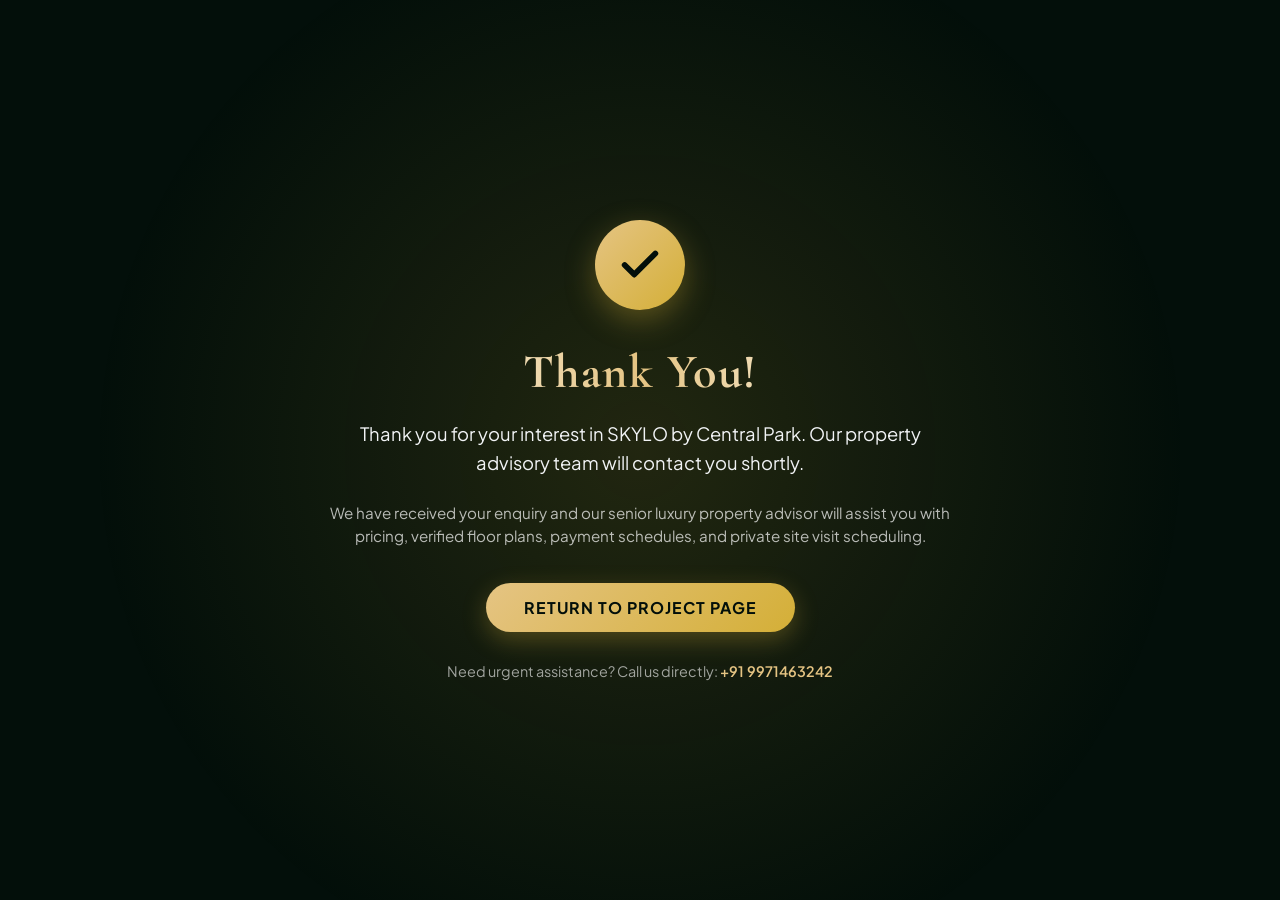
<file: thanku/index.html>
﻿<!DOCTYPE html>
<html lang="en">
<head>
    <meta charset="utf-8" />
    <meta http-equiv="X-UA-Compatible" content="IE=edge,chrome=1" />
    <meta name="viewport" content="width=device-width, initial-scale=1, viewport-fit=cover">
    <title>Thank You | SKYLO by Central Park</title>
    <meta name="robots" content="noindex, nofollow" />
    <link rel="preconnect" href="https://fonts.googleapis.com">
    <link rel="preconnect" href="https://fonts.gstatic.com" crossorigin>
    <link href="https://fonts.googleapis.com/css2?family=Cormorant+Garamond:wght@400;600;700&family=Plus+Jakarta+Sans:wght@300;400;500;600&display=swap" rel="stylesheet">

    <!-- Google tag (gtag.js) - Google Ads -->
    <script async src="https://www.googletagmanager.com/gtag/js?id=AW-18353196610"></script>
    <script>
      window.dataLayer = window.dataLayer || [];
      function gtag(){dataLayer.push(arguments);}
      gtag('js', new Date());
      gtag('config', 'AW-18353196610');
      // Fire Google Ads conversion event on thank you page
      gtag('event', 'conversion', {
        'send_to': 'AW-18353196610/IKNoCMzat9gcEMKcvq9E'
      });
      gtag('event', 'generate_lead', {
        'event_category': 'Enquiry',
        'event_label': 'SKYLO by Central Park'
      });
    </script>

    <style>
        :root {
            --color-gold: #D4AF37;
            --color-gold-light: #E5C483;
            --color-dark: #030F0A;
            --color-text-muted: rgba(255, 255, 255, 0.7);
        }

        body {
            margin: 0;
            padding: 0;
            font-family: 'Plus Jakarta Sans', sans-serif;
            background-color: var(--color-dark);
            color: #fff;
            display: flex;
            align-items: center;
            justify-content: center;
            min-height: 100vh;
            text-align: center;
        }

        .container {
            max-width: 620px;
            padding: 40px 24px;
            z-index: 2;
        }

        .bg-overlay {
            position: fixed;
            top: 0;
            left: 0;
            width: 100%;
            height: 100%;
            background: radial-gradient(circle at center, rgba(212, 175, 55, 0.15) 0%, transparent 70%);
            z-index: 1;
        }

        .icon-box {
            width: 90px;
            height: 90px;
            background: linear-gradient(135deg, var(--color-gold-light) 0%, var(--color-gold) 100%);
            border-radius: 50%;
            display: flex;
            align-items: center;
            justify-content: center;
            margin: 0 auto 28px;
            box-shadow: 0 10px 30px rgba(212, 175, 55, 0.35);
            animation: bounceIn 0.8s cubic-bezier(0.68, -0.55, 0.265, 1.55);
        }

        .icon-box svg {
            width: 46px;
            height: 46px;
            color: var(--color-dark);
        }

        h1 {
            font-family: 'Cormorant Garamond', serif;
            font-size: 3rem;
            font-weight: 700;
            margin-bottom: 16px;
            background: linear-gradient(to right, #fff, var(--color-gold-light), #fff);
            -webkit-background-clip: text;
            -webkit-text-fill-color: transparent;
            letter-spacing: 1.5px;
        }

        p.thank-text {
            font-size: 1.15rem;
            color: #f1f3f5;
            line-height: 1.6;
            margin-bottom: 24px;
            font-weight: 400;
        }

        .sub-notice {
            font-size: 0.95rem;
            color: var(--color-text-muted);
            margin-bottom: 35px;
            line-height: 1.5;
        }

        .btn-home {
            display: inline-block;
            padding: 14px 38px;
            background: linear-gradient(135deg, var(--color-gold-light) 0%, var(--color-gold) 100%);
            color: var(--color-dark);
            text-decoration: none;
            font-weight: 700;
            text-transform: uppercase;
            letter-spacing: 1px;
            border-radius: 50px;
            box-shadow: 0 8px 25px rgba(212, 175, 55, 0.3);
            transition: all 0.3s ease;
        }

        .btn-home:hover {
            transform: translateY(-3px);
            box-shadow: 0 12px 30px rgba(212, 175, 55, 0.45);
            color: var(--color-dark);
        }

        .contact-quick {
            margin-top: 30px;
            font-size: 0.9rem;
            color: rgba(255, 255, 255, 0.6);
        }

        .contact-quick a {
            color: var(--color-gold-light);
            text-decoration: none;
            font-weight: 600;
        }

        @keyframes bounceIn {
            0% { transform: scale(0.3); opacity: 0; }
            50% { transform: scale(1.05); opacity: 1; }
            70% { transform: scale(0.9); }
            100% { transform: scale(1); }
        }

        @media (max-width: 768px) {
            h1 { font-size: 2.3rem; }
            p.thank-text { font-size: 1.05rem; }
        }
    </style>
</head>
<body>
    <div class="bg-overlay"></div>
    <div class="container">
        <div class="icon-box">
            <svg xmlns="http://www.w3.org/2000/svg" viewBox="0 0 24 24" fill="none" stroke="currentColor" stroke-width="3" stroke-linecap="round" stroke-linejoin="round">
                <polyline points="20 6 9 17 4 12"></polyline>
            </svg>
        </div>
        <h1>Thank You!</h1>
        <p class="thank-text">Thank you for your interest in SKYLO by Central Park. Our property advisory team will contact you shortly.</p>
        <p class="sub-notice">We have received your enquiry and our senior luxury property advisor will assist you with pricing, verified floor plans, payment schedules, and private site visit scheduling.</p>
        <a href="../index.html" class="btn-home">Return to Project Page</a>
        <div class="contact-quick">
            Need urgent assistance? Call us directly: <a href="tel:+919971463242">+91 9971463242</a>
        </div>
    </div>
</body>
</html>
</file>
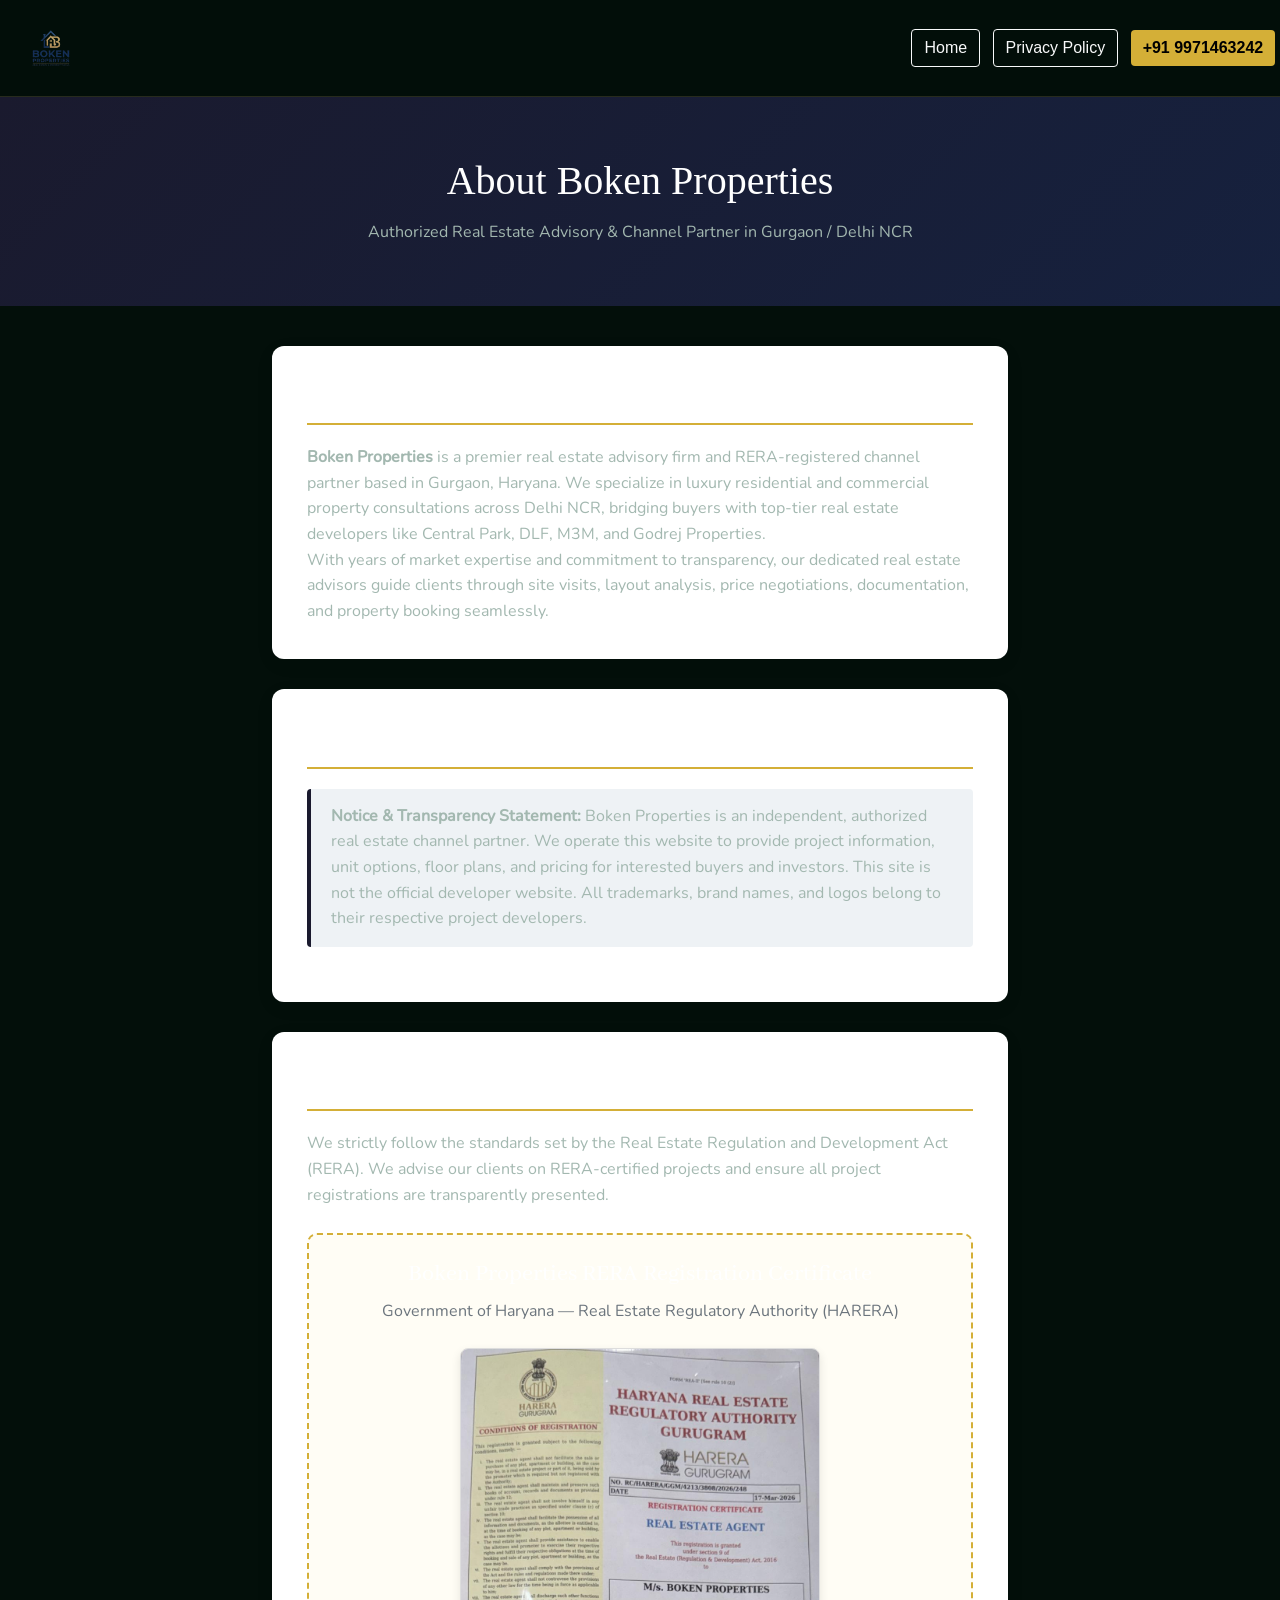
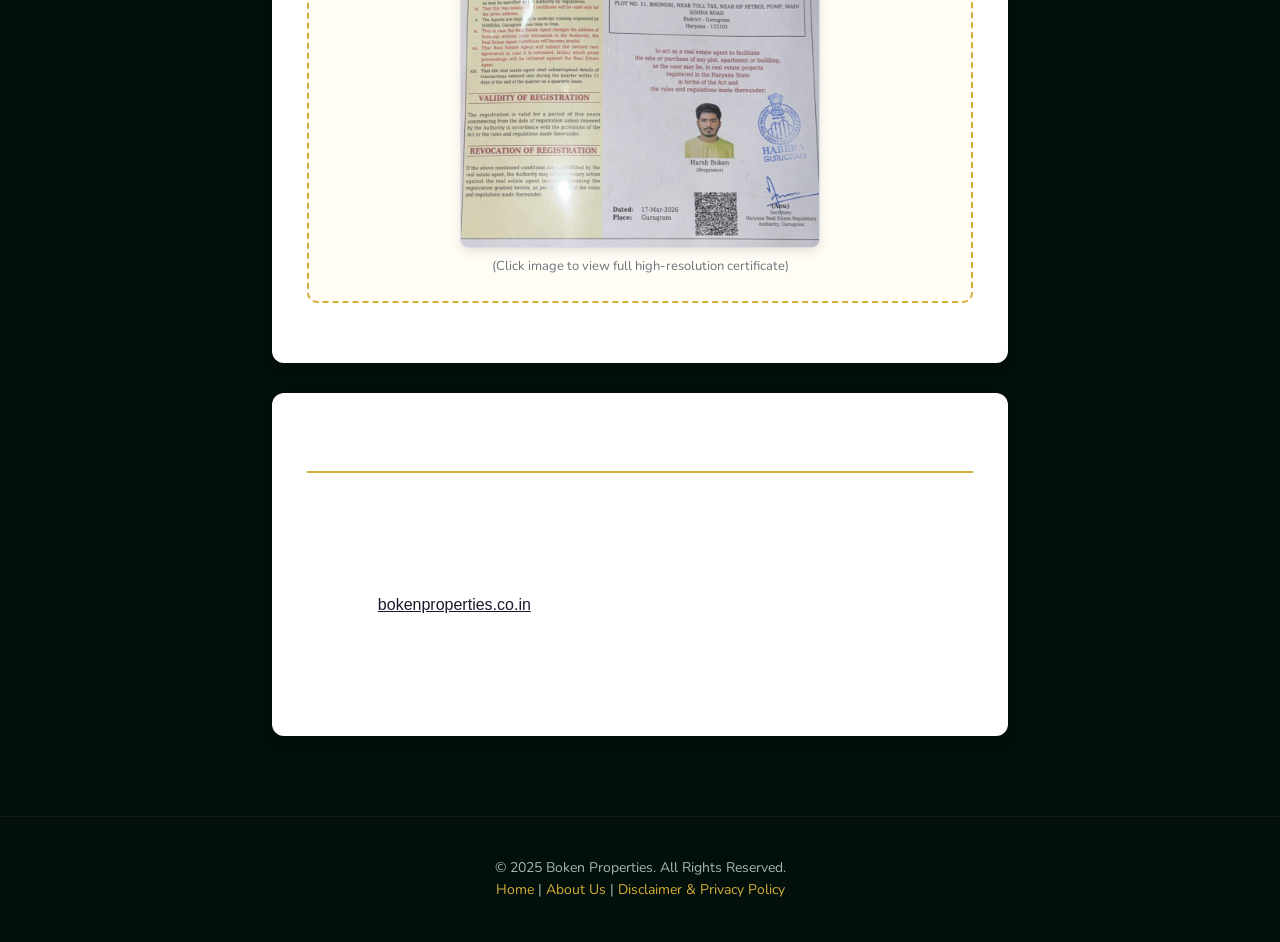
<file: about-us.html>
﻿<!DOCTYPE html>
<html lang="en">
<head>
    <meta charset="UTF-8">
    <meta name="viewport" content="width=device-width, initial-scale=1.0">
    <title>About Us | Boken Properties - Authorized Real Estate Channel Partner</title>
    <meta name="description" content="Learn more about Boken Properties, a trusted and RERA-registered authorized channel partner for premium luxury real estate developments in Gurgaon and Delhi NCR.">
    <meta name="robots" content="index, follow"/>
    <link rel="stylesheet" href="css/bootstrap.min.css">
    <link rel="stylesheet" href="css/style.css">
    <style>
        body {
            font-family: 'Plus Jakarta Sans', Arial, sans-serif;
            color: #333;
            line-height: 1.6;
            background-color: #f8f9fa;
        }
        .header-section {
            background-color: #1a1a2e;
        }
        .about-header {
            background: linear-gradient(135deg, #1a1a2e 0%, #16213e 100%);
            color: #fff;
            padding: 60px 0;
            text-align: center;
        }
        .about-header h1 {
            color: #d4af37;
            font-family: 'Cormorant Garamond', Georgia, serif;
            font-size: 2.5rem;
            margin-bottom: 15px;
        }
        .content-card {
            background: #fff;
            padding: 35px;
            border-radius: 12px;
            box-shadow: 0 5px 20px rgba(0,0,0,0.05);
            margin-bottom: 30px;
        }
        h2 {
            color: #1a1a2e;
            font-family: 'Cormorant Garamond', Georgia, serif;
            font-size: 1.8rem;
            border-bottom: 2px solid #d4af37;
            padding-bottom: 8px;
            margin-bottom: 20px;
        }
        .rera-card {
            border: 2px dashed #d4af37;
            background: #fffdf5;
            padding: 25px;
            border-radius: 10px;
            text-align: center;
            margin: 25px 0;
        }
        .rera-img {
            max-width: 100%;
            max-height: 500px;
            border: 1px solid #ddd;
            border-radius: 8px;
            box-shadow: 0 4px 10px rgba(0,0,0,0.1);
            margin-top: 15px;
        }
        .info-badge {
            background: #eef2f5;
            padding: 15px 20px;
            border-left: 4px solid #1a1a2e;
            border-radius: 4px;
            margin-bottom: 20px;
        }
        .footer-section {
            background: #1a1a2e;
            color: #ccc;
            padding: 30px 0;
            margin-top: 50px;
            text-align: center;
        }
        .footer-section a {
            color: #d4af37;
            text-decoration: none;
        }
    </style>
</head>
<body>

    <section class="header-section">
        <nav class="navbar navbar-expand-lg navbar-dark container">
            <a class="navbar-brand" href="index.html">
                <img class="project-logo" src="properties.images/logo2.png" alt="Boken Properties Logo" style="max-height: 50px;">
            </a>
            <div class="ms-auto">
                <a href="index.html" class="btn btn-outline-light me-2">Home</a>
                <a href="privacy-policy.html" class="btn btn-outline-light me-2">Privacy Policy</a>
                <a href="tel:+919971463242" class="btn btn-warning" style="background-color:#d4af37; border:none; color:#000; font-weight:600;">+91 9971463242</a>
            </div>
        </nav>
    </section>

    <div class="about-header">
        <div class="container">
            <h1>About Boken Properties</h1>
            <p>Authorized Real Estate Advisory & Channel Partner in Gurgaon / Delhi NCR</p>
        </div>
    </div>

    <div class="container" style="margin-top: 40px; margin-bottom: 40px;">
        <div class="row">
            <div class="col-lg-8 offset-lg-2">

                <!-- Company Profile -->
                <div class="content-card">
                    <h2>Who We Are</h2>
                    <p><strong>Boken Properties</strong> is a premier real estate advisory firm and RERA-registered channel partner based in Gurgaon, Haryana. We specialize in luxury residential and commercial property consultations across Delhi NCR, bridging buyers with top-tier real estate developers like Central Park, DLF, M3M, and Godrej Properties.</p>
                    <p>With years of market expertise and commitment to transparency, our dedicated real estate advisors guide clients through site visits, layout analysis, price negotiations, documentation, and property booking seamlessly.</p>
                </div>

                <!-- Google Ads Transparency & Disclaimer -->
                <div class="content-card">
                    <h2>Authorized Channel Partner Disclosure</h2>
                    <div class="info-badge">
                        <p class="mb-0"><strong>Notice & Transparency Statement:</strong> Boken Properties is an independent, authorized real estate channel partner. We operate this website to provide project information, unit options, floor plans, and pricing for interested buyers and investors. This site is not the official developer website. All trademarks, brand names, and logos belong to their respective project developers.</p>
                    </div>
                </div>

                <!-- RERA Information & Certificate -->
                <div class="content-card">
                    <h2>RERA Registration & Compliance</h2>
                    <p>We strictly follow the standards set by the Real Estate Regulation and Development Act (RERA). We advise our clients on RERA-certified projects and ensure all project registrations are transparently presented.</p>
                    
                    <div class="rera-card">
                        <h4 style="color: #1a1a2e; margin-bottom: 10px;">Boken Properties RERA Registration Certificate</h4>
                        <p class="text-muted mb-2">Government of Haryana — Real Estate Regulatory Authority (HARERA)</p>
                        <a href="properties.images/rera.jpeg" target="_blank">
                            <img src="properties.images/rera.jpeg" alt="Boken Properties RERA Certificate" class="rera-img">
                        </a>
                        <p class="mt-2 text-muted" style="font-size: 13px;">(Click image to view full high-resolution certificate)</p>
                    </div>
                </div>

                <!-- Contact & Office Info -->
                <div class="content-card">
                    <h2>Contact & Office Details</h2>
                    <ul style="list-style: none; padding-left: 0; line-height: 2;">
                        <li><strong>Company Name:</strong> Boken Properties</li>
                        <li><strong>Business Role:</strong> Authorized Real Estate Channel Partner / Advisory</li>
                        <li><strong>Primary Contact:</strong> +91 9971463242</li>
                        <li><strong>Website:</strong> <a href="https://bokenproperties.co.in/central-park-gurugram/" style="color: #1a1a2e;">bokenproperties.co.in</a></li>
                        <li><strong>Operating Location:</strong> Sector 104, Dwarka Expressway, Gurgaon, Haryana, 122017</li>
                        <li><strong>Business Hours:</strong> Monday – Sunday | 9:00 AM – 8:00 PM</li>
                    </ul>
                </div>

            </div>
        </div>
    </div>

    <section class="footer-section">
        <div class="container">
            <p>&copy; 2025 Boken Properties. All Rights Reserved.</p>
            <p>
                <a href="index.html">Home</a> | 
                <a href="about-us.html">About Us</a> | 
                <a href="privacy-policy.html">Disclaimer & Privacy Policy</a>
            </p>
        </div>
    </section>

</body>
</html>
</file>
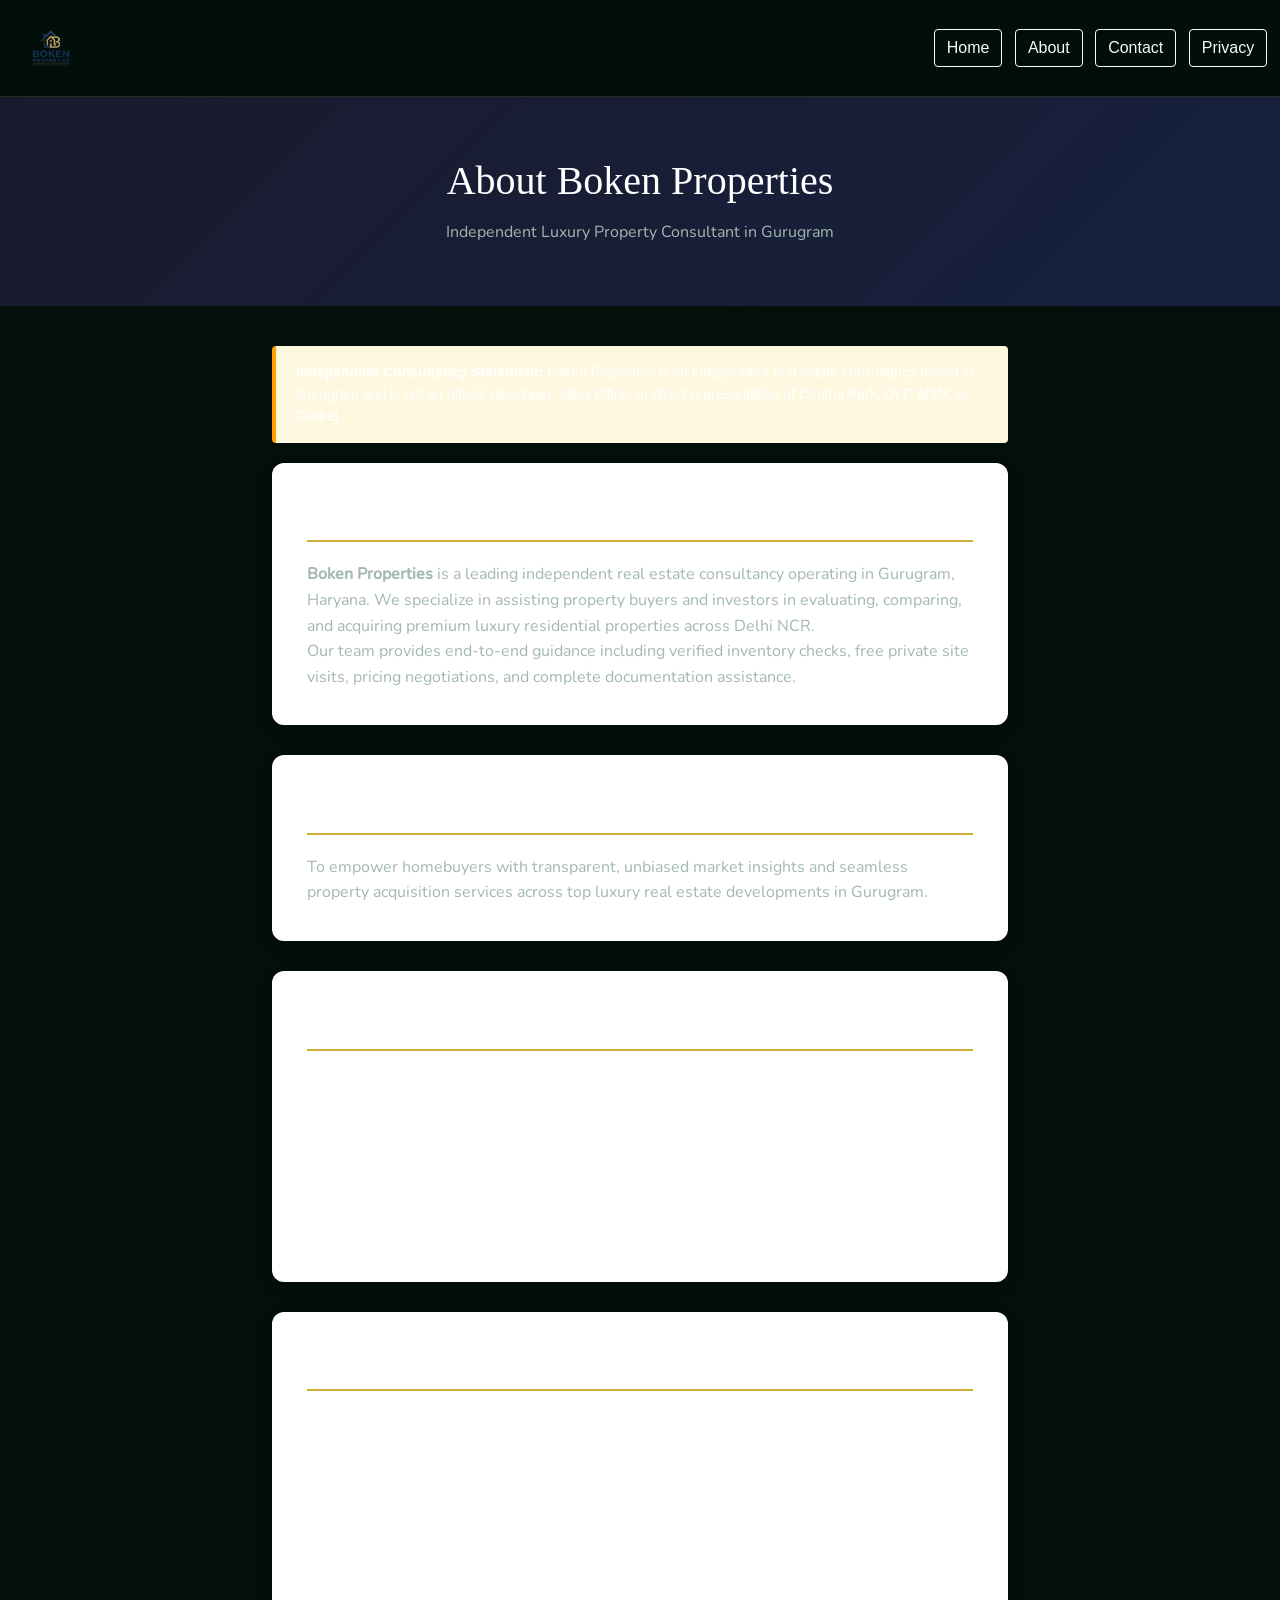
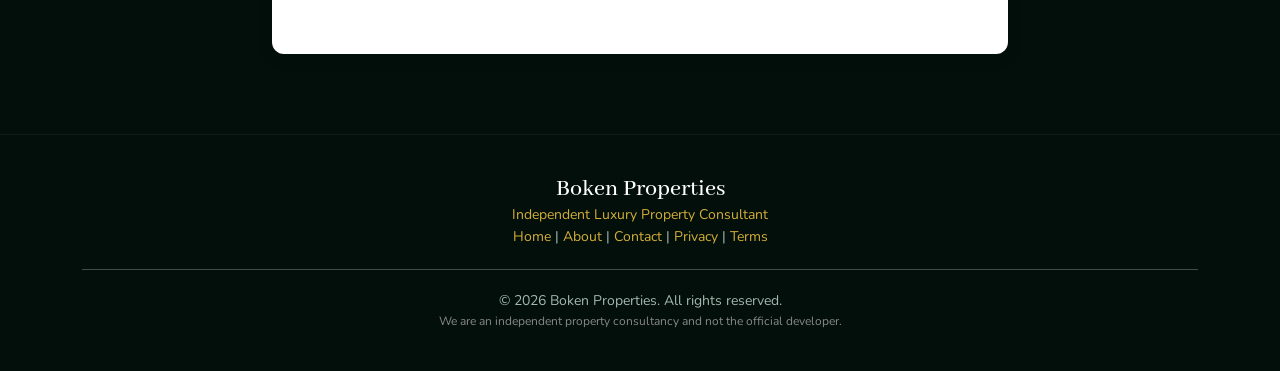
<file: about.html>
﻿<!DOCTYPE html>
<html lang="en">
<head>
    <meta charset="UTF-8">
    <meta name="viewport" content="width=device-width, initial-scale=1.0">
    <title>About Us | Boken Properties - Independent Luxury Property Consultant</title>
    <meta name="description" content="Learn more about Boken Properties, an independent real estate consultancy in Gurugram providing expert luxury residential property guidance, site visits, and price assistance.">
    <meta name="robots" content="index, follow"/>
    <link rel="stylesheet" href="css/bootstrap.min.css">
    <link rel="stylesheet" href="css/style.css">
    <style>
        body { font-family: 'Plus Jakarta Sans', Arial, sans-serif; color: #333; line-height: 1.6; background-color: #f8f9fa; }
        .header-section { background-color: #1a1a2e; }
        .about-header { background: linear-gradient(135deg, #1a1a2e 0%, #16213e 100%); color: #fff; padding: 60px 0; text-align: center; }
        .about-header h1 { color: #d4af37; font-family: 'Cormorant Garamond', Georgia, serif; font-size: 2.5rem; margin-bottom: 15px; }
        .content-card { background: #fff; padding: 35px; border-radius: 12px; box-shadow: 0 5px 20px rgba(0,0,0,0.05); margin-bottom: 30px; }
        h2 { color: #1a1a2e; font-family: 'Cormorant Garamond', Georgia, serif; font-size: 1.8rem; border-bottom: 2px solid #d4af37; padding-bottom: 8px; margin-bottom: 20px; }
        .disclaimer-badge { background: #fff8e1; border-left: 4px solid #ffa000; padding: 15px 20px; border-radius: 4px; margin-bottom: 20px; font-size: 14px; }
        .footer-section { background: #1a1a2e; color: #ccc; padding: 30px 0; margin-top: 50px; text-align: center; }
        .footer-section a { color: #d4af37; text-decoration: none; }
    </style>
</head>
<body>

    <section class="header-section">
        <nav class="navbar navbar-expand-lg navbar-dark container">
            <a class="navbar-brand" href="index.html">
                <img class="project-logo" src="properties.images/logo2.png" alt="Boken Properties Logo" style="max-height: 50px;">
            </a>
            <div class="ms-auto">
                <a href="index.html" class="btn btn-outline-light me-2">Home</a>
                <a href="about.html" class="btn btn-outline-light me-2">About</a>
                <a href="contact-us.html" class="btn btn-outline-light me-2">Contact</a>
                <a href="privacy-policy.html" class="btn btn-outline-light me-2">Privacy</a>
            </div>
        </nav>
    </section>

    <div class="about-header">
        <div class="container">
            <h1>About Boken Properties</h1>
            <p>Independent Luxury Property Consultant in Gurugram</p>
        </div>
    </div>

    <div class="container" style="margin-top: 40px; margin-bottom: 40px;">
        <div class="row">
            <div class="col-lg-8 offset-lg-2">

                <!-- Disclaimer Notice -->
                <div class="disclaimer-badge">
                    <strong>Independent Consultancy Statement:</strong> Boken Properties is an independent real estate consultancy based in Gurugram and is not an official developer, sales office, or direct representative of Central Park, DLF, M3M, or Godrej.
                </div>

                <!-- Company Profile -->
                <div class="content-card">
                    <h2>Company Profile</h2>
                    <p><strong>Boken Properties</strong> is a leading independent real estate consultancy operating in Gurugram, Haryana. We specialize in assisting property buyers and investors in evaluating, comparing, and acquiring premium luxury residential properties across Delhi NCR.</p>
                    <p>Our team provides end-to-end guidance including verified inventory checks, free private site visits, pricing negotiations, and complete documentation assistance.</p>
                </div>

                <!-- Our Mission -->
                <div class="content-card">
                    <h2>Our Mission</h2>
                    <p>To empower homebuyers with transparent, unbiased market insights and seamless property acquisition services across top luxury real estate developments in Gurugram.</p>
                </div>

                <!-- Why Choose Us -->
                <div class="content-card">
                    <h2>Why Choose Boken Properties</h2>
                    <ul style="line-height: 2; padding-left: 20px;">
                        <li><strong>Verified Inventory:</strong> Curated selection of top-tier residential developments.</li>
                        <li><strong>Free Site Visit:</strong> Doorstep pick-up & guided property tours.</li>
                        <li><strong>Best Price Assistance:</strong> Professional negotiation support to secure optimal pricing.</li>
                        <li><strong>Dedicated Property Advisor:</strong> One-on-one expert consultation throughout your buying journey.</li>
                    </ul>
                </div>

                <!-- Contact & Office Info -->
                <div class="content-card">
                    <h2>Contact Information</h2>
                    <ul style="list-style: none; padding-left: 0; line-height: 2;">
                        <li><strong>Business Name:</strong> Boken Properties</li>
                        <li><strong>Business Role:</strong> Independent Luxury Property Consultant</li>
                        <li><strong>Office Location:</strong> Sector 48, Gurugram, Haryana</li>
                        <li><strong>Phone:</strong> +91 9971463242</li>
                        <li><strong>Email:</strong> contact@bokenproperties.co.in</li>
                        <li><strong>Business Hours:</strong> 10:00 AM – 7:00 PM</li>
                    </ul>
                </div>

            </div>
        </div>
    </div>

    <section class="footer-section">
        <div class="container">
            <h4>Boken Properties</h4>
            <p style="color: #d4af37;">Independent Luxury Property Consultant</p>
            <p>
                <a href="index.html">Home</a> | 
                <a href="about.html">About</a> | 
                <a href="contact-us.html">Contact</a> | 
                <a href="privacy-policy.html">Privacy</a> | 
                <a href="terms-and-conditions.html">Terms</a>
            </p>
            <hr style="border-color: rgba(255,255,255,0.1); margin: 20px 0;">
            <p>&copy; 2026 Boken Properties. All rights reserved.</p>
            <p style="font-size: 12px; color: #888;">We are an independent property consultancy and not the official developer.</p>
        </div>
    </section>

</body>
</html>
</file>
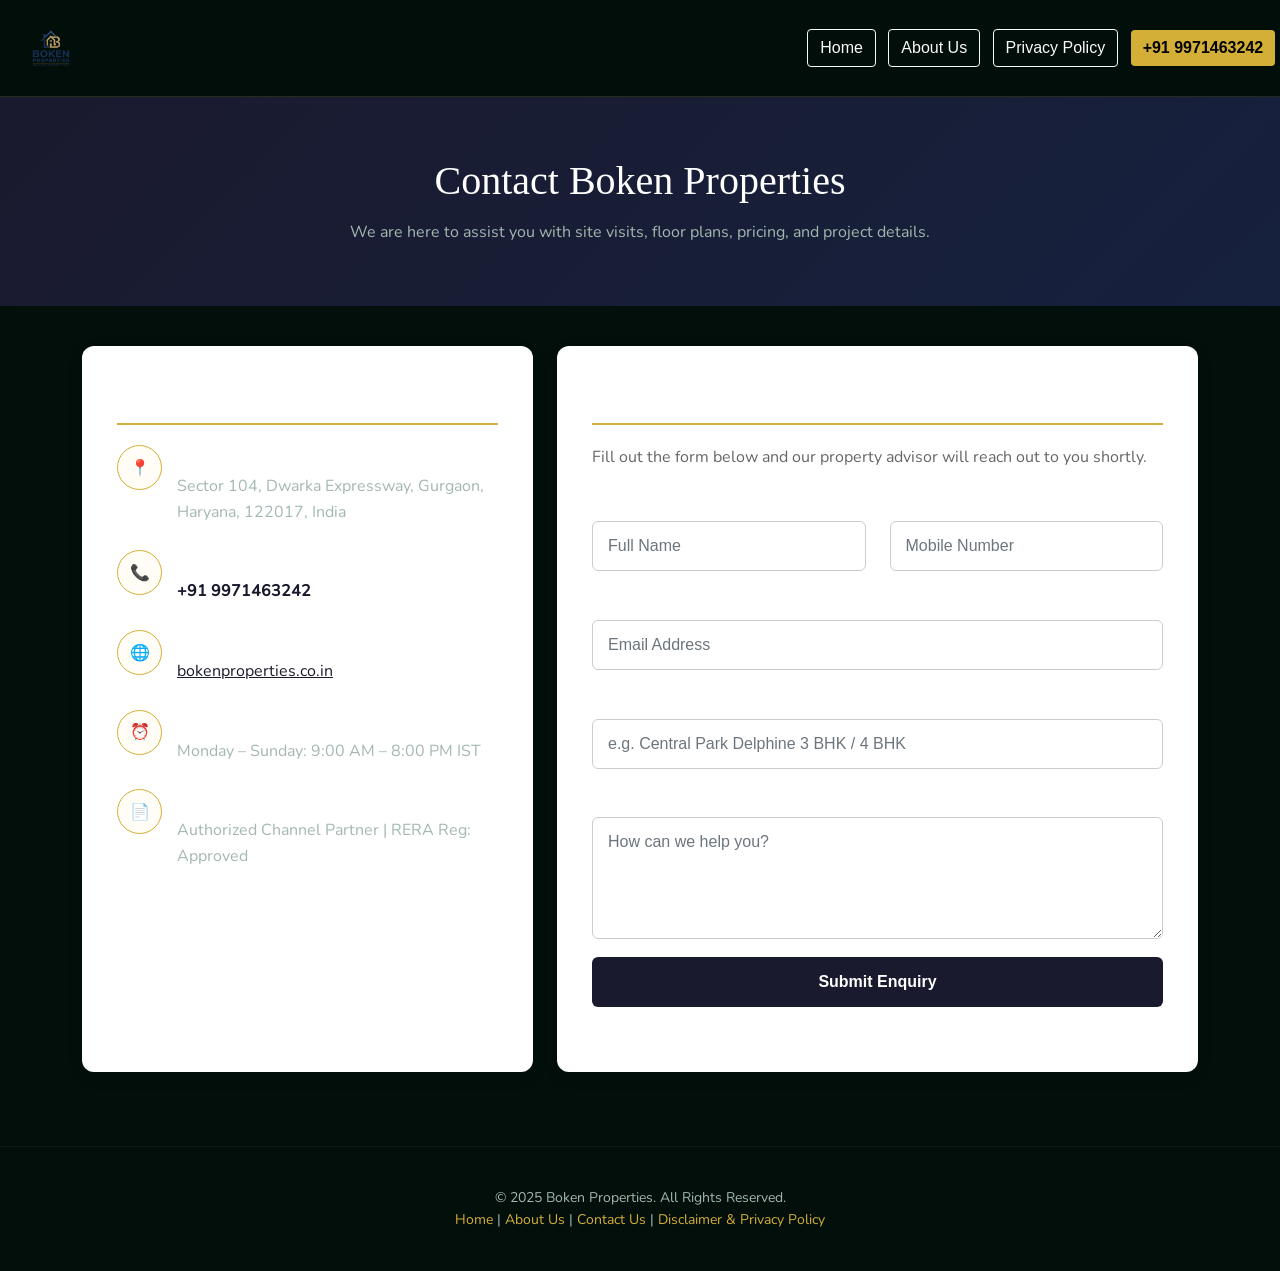
<file: contact-us.html>
﻿<!DOCTYPE html>
<html lang="en">
<head>
    <meta charset="UTF-8">
    <meta name="viewport" content="width=device-width, initial-scale=1.0">
    <title>Contact Us | Boken Properties - Authorized Real Estate Channel Partner</title>
    <meta name="description" content="Get in touch with Boken Properties, authorized channel partner for luxury real estate projects in Gurgaon. Call +91 9971463242 or visit our office at Sector 104, Dwarka Expressway.">
    <meta name="robots" content="index, follow"/>
    <link rel="stylesheet" href="css/bootstrap.min.css">
    <link rel="stylesheet" href="css/style.css">
    <style>
        body {
            font-family: 'Plus Jakarta Sans', Arial, sans-serif;
            color: #333;
            line-height: 1.6;
            background-color: #f8f9fa;
        }
        .header-section {
            background-color: #1a1a2e;
        }
        .contact-header {
            background: linear-gradient(135deg, #1a1a2e 0%, #16213e 100%);
            color: #fff;
            padding: 60px 0;
            text-align: center;
        }
        .contact-header h1 {
            color: #d4af37;
            font-family: 'Cormorant Garamond', Georgia, serif;
            font-size: 2.5rem;
            margin-bottom: 15px;
        }
        .content-card {
            background: #fff;
            padding: 35px;
            border-radius: 12px;
            box-shadow: 0 5px 20px rgba(0,0,0,0.05);
            margin-bottom: 30px;
            height: 100%;
        }
        h2 {
            color: #1a1a2e;
            font-family: 'Cormorant Garamond', Georgia, serif;
            font-size: 1.8rem;
            border-bottom: 2px solid #d4af37;
            padding-bottom: 8px;
            margin-bottom: 20px;
        }
        .contact-icon-box {
            display: flex;
            align-items: flex-start;
            margin-bottom: 25px;
        }
        .contact-icon {
            width: 45px;
            height: 45px;
            background: #fffdf5;
            border: 1px solid #d4af37;
            border-radius: 50%;
            display: flex;
            align-items: center;
            justify-content: center;
            margin-right: 15px;
            flex-shrink: 0;
            color: #1a1a2e;
            font-weight: bold;
        }
        .form-control {
            padding: 12px 15px;
            border-radius: 6px;
            border: 1px solid #ccc;
            margin-bottom: 18px;
        }
        .btn-submit {
            background: #1a1a2e;
            color: #fff;
            padding: 12px 30px;
            font-weight: 600;
            border-radius: 6px;
            border: none;
            width: 100%;
            transition: all 0.3s ease;
        }
        .btn-submit:hover {
            background: #d4af37;
            color: #1a1a2e;
        }
        .footer-section {
            background: #1a1a2e;
            color: #ccc;
            padding: 30px 0;
            margin-top: 50px;
            text-align: center;
        }
        .footer-section a {
            color: #d4af37;
            text-decoration: none;
        }
    </style>
</head>
<body>

    <section class="header-section">
        <nav class="navbar navbar-expand-lg navbar-dark container">
            <a class="navbar-brand" href="index.html">
                <img class="project-logo" src="properties.images/logo2.png" alt="Boken Properties Logo" style="max-height: 50px;">
            </a>
            <div class="ms-auto">
                <a href="index.html" class="btn btn-outline-light me-2">Home</a>
                <a href="about-us.html" class="btn btn-outline-light me-2">About Us</a>
                <a href="privacy-policy.html" class="btn btn-outline-light me-2">Privacy Policy</a>
                <a href="tel:+919971463242" class="btn btn-warning" style="background-color:#d4af37; border:none; color:#000; font-weight:600;">+91 9971463242</a>
            </div>
        </nav>
    </section>

    <div class="contact-header">
        <div class="container">
            <h1>Contact Boken Properties</h1>
            <p>We are here to assist you with site visits, floor plans, pricing, and project details.</p>
        </div>
    </div>

    <div class="container" style="margin-top: 40px; margin-bottom: 40px;">
        <div class="row">
            <!-- Contact Details Column -->
            <div class="col-lg-5 mb-4">
                <div class="content-card">
                    <h2>Get In Touch</h2>
                    
                    <div class="contact-icon-box">
                        <div class="contact-icon">📍</div>
                        <div>
                            <h5 style="margin-bottom: 5px; color: #1a1a2e;">Office Location</h5>
                            <p class="mb-0">Sector 104, Dwarka Expressway, Gurgaon, Haryana, 122017, India</p>
                        </div>
                    </div>

                    <div class="contact-icon-box">
                        <div class="contact-icon">📞</div>
                        <div>
                            <h5 style="margin-bottom: 5px; color: #1a1a2e;">Call / WhatsApp</h5>
                            <p class="mb-0"><a href="tel:+919971463242" style="color: #1a1a2e; text-decoration: none; font-weight: 600;">+91 9971463242</a></p>
                        </div>
                    </div>

                    <div class="contact-icon-box">
                        <div class="contact-icon">🌐</div>
                        <div>
                            <h5 style="margin-bottom: 5px; color: #1a1a2e;">Official Website</h5>
                            <p class="mb-0"><a href="https://bokenproperties.co.in/central-park-gurugram/" target="_blank" style="color: #1a1a2e;">bokenproperties.co.in</a></p>
                        </div>
                    </div>

                    <div class="contact-icon-box">
                        <div class="contact-icon">⏰</div>
                        <div>
                            <h5 style="margin-bottom: 5px; color: #1a1a2e;">Working Hours</h5>
                            <p class="mb-0">Monday – Sunday: 9:00 AM – 8:00 PM IST</p>
                        </div>
                    </div>

                    <div class="contact-icon-box">
                        <div class="contact-icon">📄</div>
                        <div>
                            <h5 style="margin-bottom: 5px; color: #1a1a2e;">RERA Registered Partner</h5>
                            <p class="mb-0">Authorized Channel Partner | RERA Reg: Approved</p>
                        </div>
                    </div>
                </div>
            </div>

            <!-- Contact Form Column -->
            <div class="col-lg-7 mb-4">
                <div class="content-card">
                    <h2>Send Us a Message</h2>
                    <p style="color: #666; margin-bottom: 20px;">Fill out the form below and our property advisor will reach out to you shortly.</p>
                    
                    <form method="post" action="#">
                        <div class="row">
                            <div class="col-md-6">
                                <label style="font-weight: 500; margin-bottom: 5px;">Your Name *</label>
                                <input type="text" class="form-control" name="name" placeholder="Full Name" required>
                            </div>
                            <div class="col-md-6">
                                <label style="font-weight: 500; margin-bottom: 5px;">Phone Number *</label>
                                <input type="tel" class="form-control" name="phone" placeholder="Mobile Number" required pattern="[0-9]{10}">
                            </div>
                        </div>

                        <div class="row">
                            <div class="col-md-12">
                                <label style="font-weight: 500; margin-bottom: 5px;">Email Address</label>
                                <input type="email" class="form-control" name="email" placeholder="Email Address">
                            </div>
                        </div>

                        <div class="row">
                            <div class="col-md-12">
                                <label style="font-weight: 500; margin-bottom: 5px;">Interested Project / Configuration</label>
                                <input type="text" class="form-control" name="project" placeholder="e.g. Central Park Delphine 3 BHK / 4 BHK">
                            </div>
                        </div>

                        <div class="row">
                            <div class="col-md-12">
                                <label style="font-weight: 500; margin-bottom: 5px;">Your Message / Query</label>
                                <textarea class="form-control" name="message" rows="4" placeholder="How can we help you?"></textarea>
                            </div>
                        </div>

                        <button type="submit" class="btn-submit">Submit Enquiry</button>
                    </form>
                </div>
            </div>
        </div>
    </div>

    <section class="footer-section">
        <div class="container">
            <p>&copy; 2025 Boken Properties. All Rights Reserved.</p>
            <p>
                <a href="index.html">Home</a> | 
                <a href="about-us.html">About Us</a> | 
                <a href="contact-us.html">Contact Us</a> | 
                <a href="privacy-policy.html">Disclaimer & Privacy Policy</a>
            </p>
        </div>
    </section>

</body>
</html>
</file>
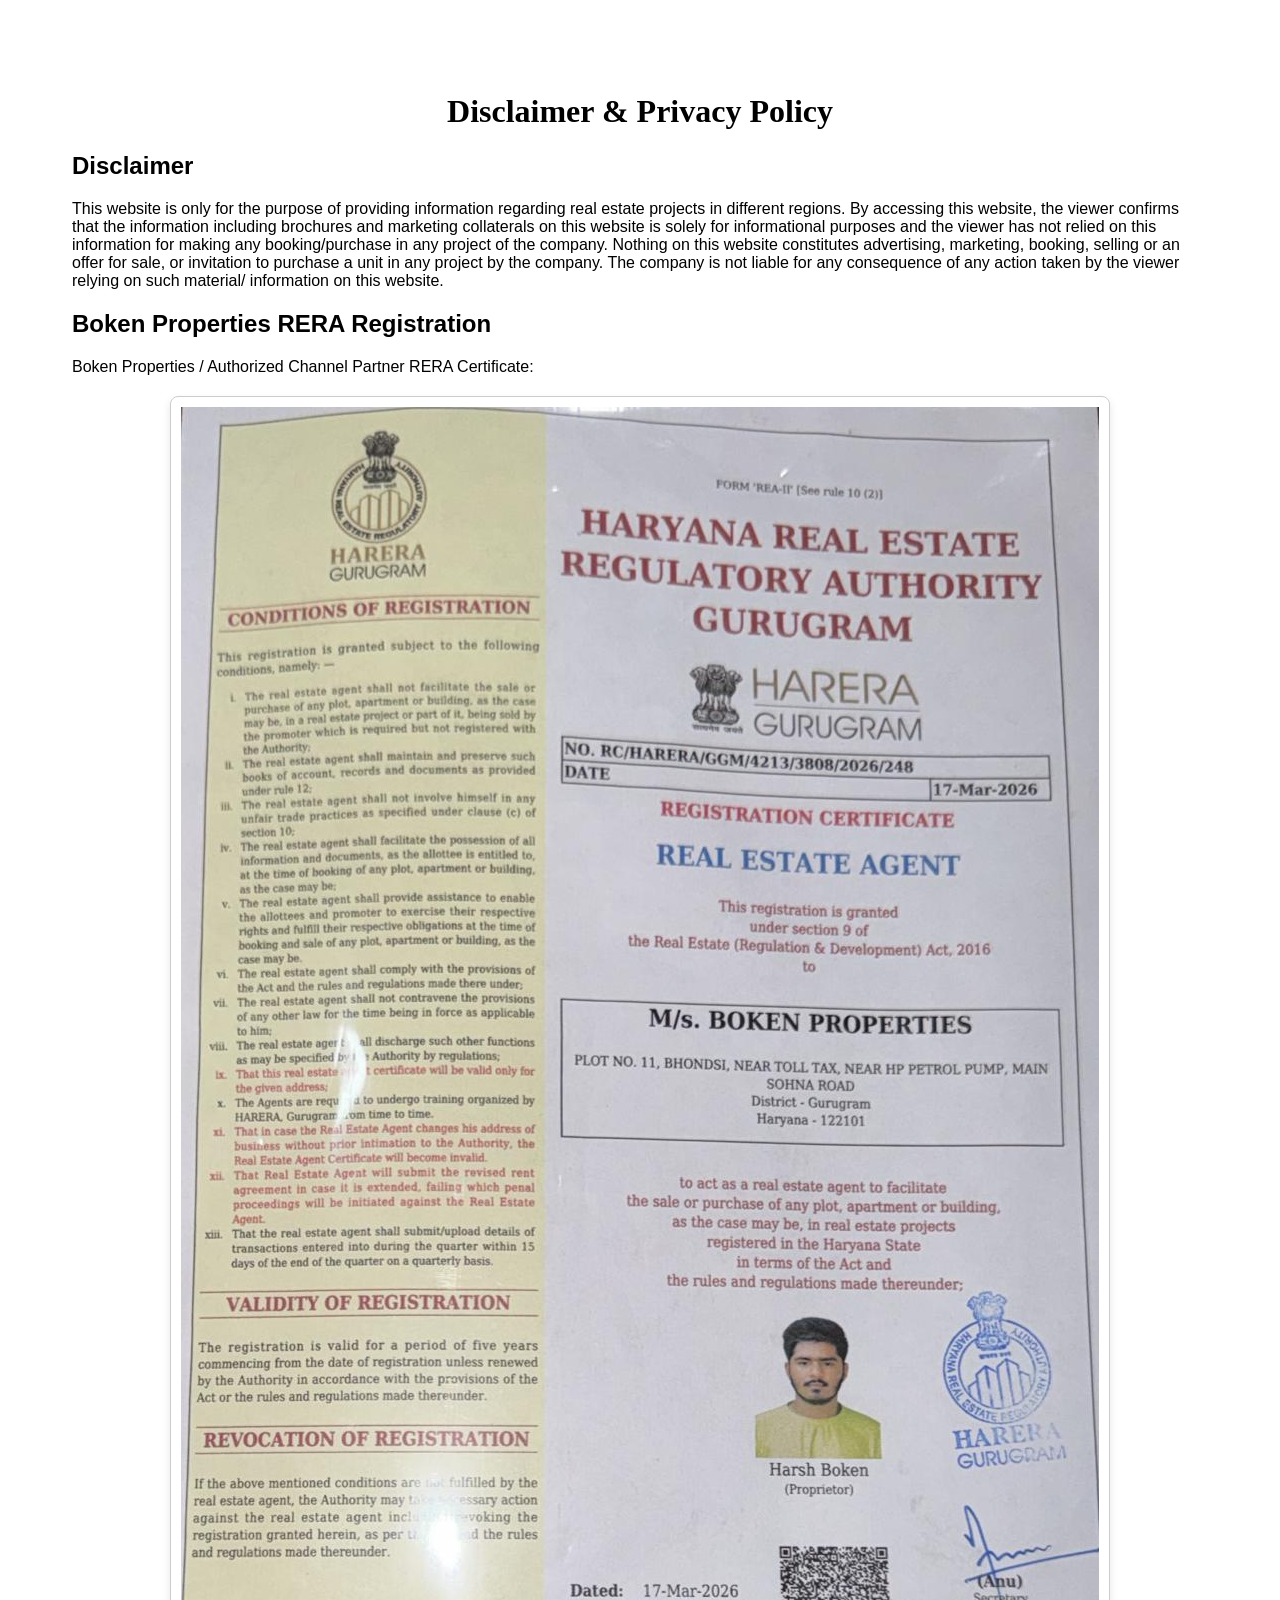
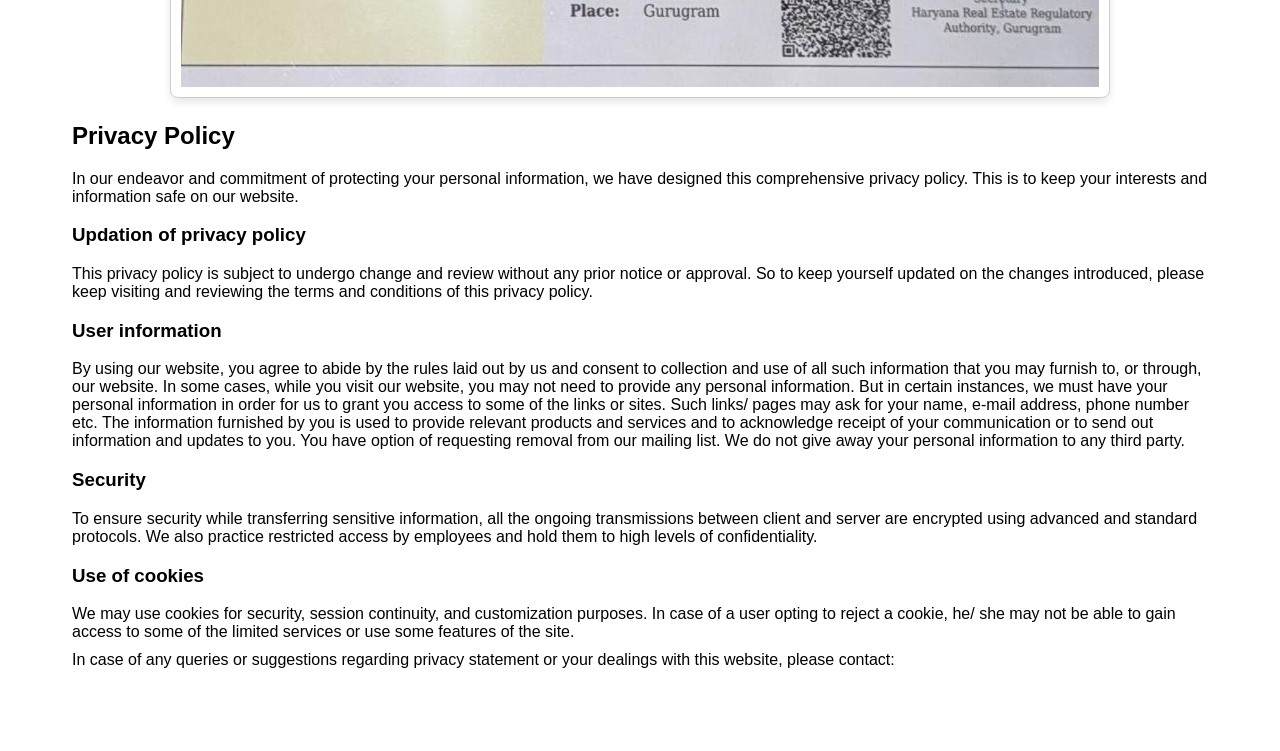
<file: privacy-policy.html>
<!DOCTYPE html>
<html lang="en">

<!-- Mirrored from www.centralparkdelphine.in/privacy-policy.html by HTTrack Website Copier/3.x [XR&CO'2014], Fri, 24 Jul 2026 10:35:34 GMT -->
<head>
    <meta charset="UTF-8">
    <meta name="viewport" content="width=device-width, initial-scale=1.0">
    <title>Disclaimer & Privacy Policy</title>
    <style>
        body {
            font-family: Arial, sans-serif;
            padding: 5%;
        }
        h1 {
            text-align: center;
            font-family:cursive ;
        }
        h2 {
            text-align: left;
            font-weight: bold;
            /* margin-top: 20px; */
        }
        p {
            text-align: left;
            margin: 10px 0;
        }
    </style>
     <meta name="robots" content="noindex,nofollow"/>
</head>
<body>

    <h1>Disclaimer & Privacy Policy</h1>

    <h2>Disclaimer</h2>
    <p>This website is only for the purpose of providing information regarding real estate projects in different regions. By accessing this website, the viewer confirms that the information including brochures and marketing collaterals on this website is solely for informational purposes and the viewer has not relied on this information for making any booking/purchase in any project of the company. Nothing on this website constitutes advertising, marketing, booking, selling or an offer for sale, or invitation to purchase a unit in any project by the company. The company is not liable for any consequence of any action taken by the viewer relying on such material/ information on this website.</p>
    <h2>Boken Properties RERA Registration</h2>
    <p>Boken Properties / Authorized Channel Partner RERA Certificate:</p>
    <div style="margin: 20px 0; text-align: center;">
        <a href="properties.images/rera.jpeg" target="_blank">
            <img src="properties.images/rera.jpeg" alt="Boken Properties RERA Certificate" style="max-width: 100%; height: auto; border: 1px solid #ccc; padding: 10px; border-radius: 8px; box-shadow: 0 4px 8px rgba(0,0,0,0.1);">
        </a>
    </div>

    <h2>Privacy Policy</h2>
    <p>In our endeavor and commitment of protecting your personal information, we have designed this comprehensive privacy policy. This is to keep your interests and information safe on our website.</p>

    <h3>Updation of privacy policy</h3>
    <p>This privacy policy is subject to undergo change and review without any prior notice or approval. So to keep yourself updated on the changes introduced, please keep visiting and reviewing the terms and conditions of this privacy policy.</p>

    <h3>User information</h3>
    <p>By using our website, you agree to abide by the rules laid out by us and consent to collection and use of all such information that you may furnish to, or through, our website. In some cases, while you visit our website, you may not need to provide any personal information. But in certain instances, we must have your personal information in order for us to grant you access to some of the links or sites. Such links/ pages may ask for your name, e-mail address, phone number etc. The information furnished by you is used to provide relevant products and services and to acknowledge receipt of your communication or to send out information and updates to you. You have option of requesting removal from our mailing list. We do not give away your personal information to any third party.</p>

    <h3>Security</h3>
    <p>To ensure security while transferring sensitive information, all the ongoing transmissions between client and server are encrypted using advanced and standard protocols. We also practice restricted access by employees and hold them to high levels of confidentiality.</p>

    <h3>Use of cookies</h3>
    <p>We may use cookies for security, session continuity, and customization purposes. In case of a user opting to reject a cookie, he/ she may not be able to gain access to some of the limited services or use some features of the site.</p>

    <p>In case of any queries or suggestions regarding privacy statement or your dealings with this website, please contact:</p>

</body>

<!-- Mirrored from www.centralparkdelphine.in/privacy-policy.html by HTTrack Website Copier/3.x [XR&CO'2014], Fri, 24 Jul 2026 10:35:34 GMT -->
</html>
</file>
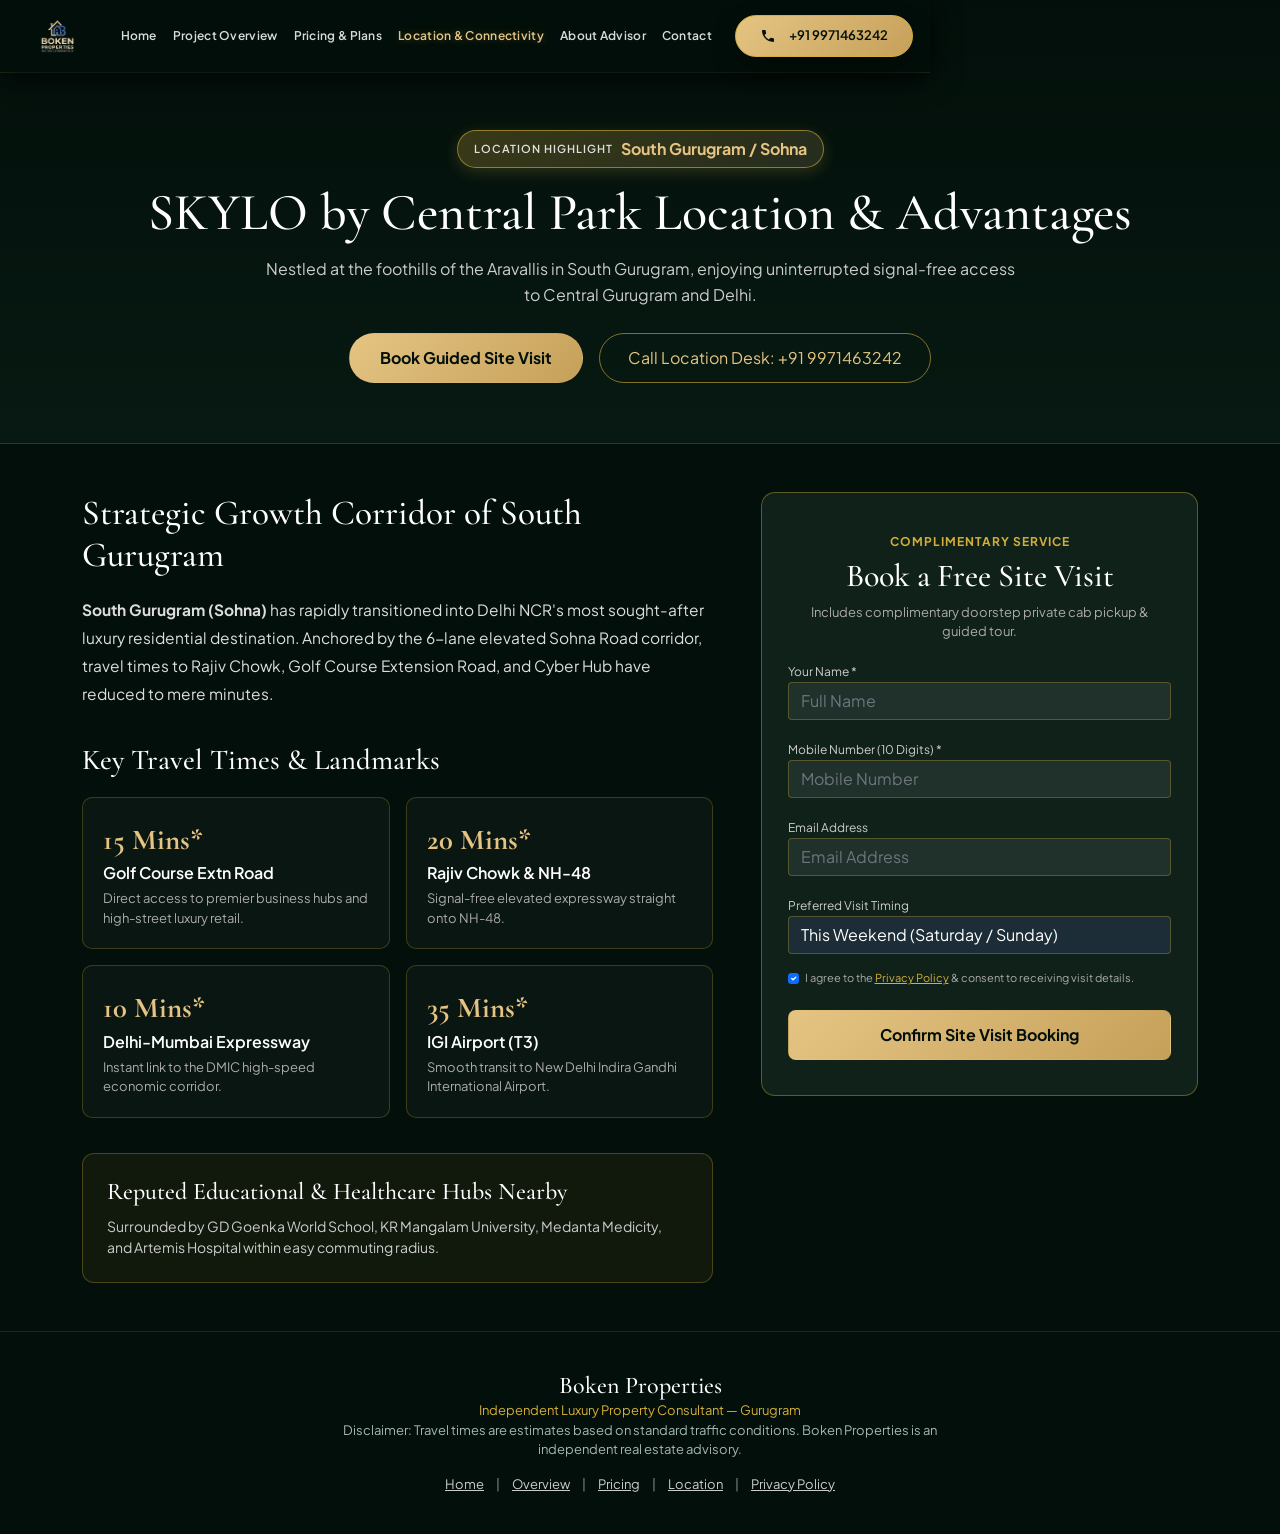
<file: skylo-location.html>
﻿<!DOCTYPE html>
<html lang="en" prefix="og: https://ogp.me/ns#">
<head>
    <meta charset="utf-8">
    <meta name="viewport" content="width=device-width, initial-scale=1, viewport-fit=cover">
    <meta name="theme-color" content="#1a1a2e" />
    <meta http-equiv="X-UA-Compatible" content="IE=edge">

    <title>SKYLO by Central Park Location &amp; Connectivity | Sohna South Gurugram</title>
    <meta name="description" content="Explore location advantages of SKYLO by Central Park in South Gurugram / Sohna. Elevated corridor connectivity, Delhi-Mumbai expressway, and Aravalli mountain views.">
    <meta name="keywords" content="Central Park SKYLO Sohna, Luxury residences in South Gurugram, SKYLO Gurugram, SKYLO by Central Park, Aravalli facing luxury apartments Gurgaon, Golf facing residences Gurgaon">

    <link rel="canonical" href="https://bokenproperties.co.in/skylo-location.html">
    <meta name="robots" content="index, follow, max-snippet:-1, max-image-preview:large, max-video-preview:-1">

    <!-- Open Graph -->
    <meta property="og:type" content="article">
    <meta property="og:title" content="SKYLO by Central Park Location &amp; Connectivity | South Gurugram">
    <meta property="og:description" content="Seamless connectivity to Golf Course Road, DMIC, and IGI Airport from SKYLO by Central Park Sohna.">
    <meta property="og:url" content="https://bokenproperties.co.in/skylo-location.html">
    <meta property="og:image" content="https://bokenproperties.co.in/images/image2/imgi_3_gallery10.webp">

    <link rel="preconnect" href="https://fonts.googleapis.com">
    <link rel="preconnect" href="https://fonts.gstatic.com" crossorigin>
    <link href="https://fonts.googleapis.com/css2?family=Cormorant+Garamond:wght@400;600;700&family=Plus+Jakarta+Sans:wght@300;400;500;600;700&display=swap" rel="stylesheet">

    <!-- Stylesheets -->
    <link rel="stylesheet" href="css/bootstrap.min.css">
    <link rel="stylesheet" href="css/style.css">

    <!-- Google Tag (gtag.js) -->
    <script async src="https://www.googletagmanager.com/gtag/js?id=AW-18353196610"></script>
    <script>
      window.dataLayer = window.dataLayer || [];
      function gtag(){dataLayer.push(arguments);}
      gtag('js', new Date());
      gtag('config', 'AW-18353196610');
    </script>
    <script src="js/tracking.js" defer></script>
    <script src="js/lead-form.js" defer></script>

    <!-- Schema -->
    <script type="application/ld+json">
    {
      "@context": "https://schema.org",
      "@type": "Place",
      "name": "SKYLO by Central Park Location",
      "address": {
        "@type": "PostalAddress",
        "addressLocality": "South Gurugram / Sohna Road",
        "addressRegion": "Haryana",
        "addressCountry": "IN"
      },
      "geo": {
        "@type": "GeoCoordinates",
        "latitude": "28.3240",
        "longitude": "77.0390"
      }
    }
    </script>
</head>
<body style="background-color: #071912; color: #fff; font-family: 'Plus Jakarta Sans', sans-serif;">

    <!-- Navigation Header -->
    <header class="header-section fixed">
        <nav class="navbar navbar-expand-lg">
            <div class="container">
                <a class="navbar-brand" href="index.html">
                    <img class="project-logo" src="properties.images/logo2.png" alt="Boken Properties Logo" style="max-height: 44px;">
                </a>
                <button class="navbar-toggler" type="button" data-bs-toggle="collapse" data-bs-target="#navContent">
                    <span class="navbar-toggler-icon"></span>
                </button>
                <div class="collapse navbar-collapse justify-content-center" id="navContent">
                    <ul class="navbar-nav mb-2 mb-lg-0 asidebar">
                        <li class="nav-item"><a class="nav-link" href="index.html">Home</a></li>
                        <li class="nav-item"><a class="nav-link" href="skylo-overview.html">Project Overview</a></li>
                        <li class="nav-item"><a class="nav-link" href="skylo-pricing.html">Pricing &amp; Plans</a></li>
                        <li class="nav-item"><a class="nav-link active" href="skylo-location.html">Location &amp; Connectivity</a></li>
                        <li class="nav-item"><a class="nav-link" href="about-us.html">About Advisor</a></li>
                        <li class="nav-item"><a class="nav-link" href="contact-us.html">Contact</a></li>
                    </ul>
                </div>
                <div class="nav-item d-md-block d-none">
                    <a class="navbar-call-btn" href="tel:+919971463242">
                        <svg xmlns="http://www.w3.org/2000/svg" width="16" height="16" viewBox="0 0 24 24" fill="currentColor" style="margin-right: 5px;"><path d="M20.01 15.38c-1.23 0-2.42-.2-3.53-.57a1 1 0 0 0-1.01.24l-2.2 2.2a15.045 15.045 0 0 1-6.59-6.59l2.2-2.2a1 1 0 0 0 .24-1.01 11.36 11.36 0 0 1-.57-3.53c0-.55-.45-1-1-1H4c-.55 0-1 .45-1 1 0 9.39 7.61 17 17 17 .55 0 1-.45 1-1v-3.5c0-.55-.45-1-1-1z"/></svg>
                        +91 9971463242
                    </a>
                </div>
            </div>
        </nav>
    </header>

    <!-- Page Banner -->
    <section style="padding: 130px 0 60px 0; background: linear-gradient(180deg, #030F0A 0%, #071912 100%); border-bottom: 1px solid rgba(212,175,55,0.25);">
        <div class="container text-center">
            <div class="pdb-price-hero-badge mx-auto">
                <span class="price-label">Location Highlight</span>
                <span class="price-val">South Gurugram / Sohna</span>
            </div>
            <h1 style="font-family: 'Cormorant Garamond', Georgia, serif; font-size: clamp(32px, 5vw, 52px); color: #fff; margin-bottom: 12px;">
                SKYLO by Central Park Location &amp; Advantages
            </h1>
            <p style="color: #ccc; max-width: 760px; margin: 0 auto 25px auto; font-size: 16px; line-height: 1.6;">
                Nestled at the foothills of the Aravallis in South Gurugram, enjoying uninterrupted signal-free access to Central Gurugram and Delhi.
            </p>
            <div class="d-flex justify-content-center gap-3 flex-wrap">
                <a href="#visit-form" class="btn dark_btn" style="background: linear-gradient(135deg, #E5C483 0%, #C5A059 100%); color: #030F0A; font-weight: 700; border-radius: 50px; padding: 12px 30px;">Book Guided Site Visit</a>
                <a href="tel:+919971463242" class="btn btn-outline-light" style="border-radius: 50px; padding: 12px 28px; border-color: rgba(212,175,55,0.6); color: #E5C483;">Call Location Desk: +91 9971463242</a>
            </div>
        </div>
    </section>

    <!-- Content & Highlights -->
    <main class="container py-5">
        <div class="row g-5">
            <div class="col-lg-7">
                <h2 style="font-family: 'Cormorant Garamond', serif; font-size: 2.2rem; color: #E5C483; margin-bottom: 20px;">
                    Strategic Growth Corridor of South Gurugram
                </h2>
                <p style="color: #ddd; font-size: 15.5px; line-height: 1.8;">
                    <strong>South Gurugram (Sohna)</strong> has rapidly transitioned into Delhi NCR's most sought-after luxury residential destination. Anchored by the 6-lane elevated Sohna Road corridor, travel times to Rajiv Chowk, Golf Course Extension Road, and Cyber Hub have reduced to mere minutes.
                </p>

                <h3 style="font-family: 'Cormorant Garamond', serif; font-size: 1.8rem; color: #fff; margin-top: 35px; margin-bottom: 20px;">
                    Key Travel Times &amp; Landmarks
                </h3>
                <div class="row g-3">
                    <div class="col-sm-6">
                        <div style="background: rgba(255,255,255,0.03); border: 1px solid rgba(212,175,55,0.25); border-radius: 10px; padding: 20px;">
                            <div style="font-size: 1.8rem; font-weight: 700; color: #E5C483; font-family: 'Cormorant Garamond', serif;">15 Mins*</div>
                            <div style="font-weight: 600; color: #fff; margin-bottom: 4px;">Golf Course Extn Road</div>
                            <p style="color: #aaa; font-size: 13px; margin: 0;">Direct access to premier business hubs and high-street luxury retail.</p>
                        </div>
                    </div>
                    <div class="col-sm-6">
                        <div style="background: rgba(255,255,255,0.03); border: 1px solid rgba(212,175,55,0.25); border-radius: 10px; padding: 20px;">
                            <div style="font-size: 1.8rem; font-weight: 700; color: #E5C483; font-family: 'Cormorant Garamond', serif;">20 Mins*</div>
                            <div style="font-weight: 600; color: #fff; margin-bottom: 4px;">Rajiv Chowk &amp; NH-48</div>
                            <p style="color: #aaa; font-size: 13px; margin: 0;">Signal-free elevated expressway straight onto NH-48.</p>
                        </div>
                    </div>
                    <div class="col-sm-6">
                        <div style="background: rgba(255,255,255,0.03); border: 1px solid rgba(212,175,55,0.25); border-radius: 10px; padding: 20px;">
                            <div style="font-size: 1.8rem; font-weight: 700; color: #E5C483; font-family: 'Cormorant Garamond', serif;">10 Mins*</div>
                            <div style="font-weight: 600; color: #fff; margin-bottom: 4px;">Delhi-Mumbai Expressway</div>
                            <p style="color: #aaa; font-size: 13px; margin: 0;">Instant link to the DMIC high-speed economic corridor.</p>
                        </div>
                    </div>
                    <div class="col-sm-6">
                        <div style="background: rgba(255,255,255,0.03); border: 1px solid rgba(212,175,55,0.25); border-radius: 10px; padding: 20px;">
                            <div style="font-size: 1.8rem; font-weight: 700; color: #E5C483; font-family: 'Cormorant Garamond', serif;">35 Mins*</div>
                            <div style="font-weight: 600; color: #fff; margin-bottom: 4px;">IGI Airport (T3)</div>
                            <p style="color: #aaa; font-size: 13px; margin: 0;">Smooth transit to New Delhi Indira Gandhi International Airport.</p>
                        </div>
                    </div>
                </div>

                <div style="margin-top: 35px; background: rgba(212,175,55,0.07); border: 1px solid rgba(212,175,55,0.3); border-radius: 12px; padding: 24px;">
                    <h4 style="color: #E5C483; font-family: 'Cormorant Garamond', serif; font-size: 1.5rem; margin-bottom: 10px;">Reputed Educational &amp; Healthcare Hubs Nearby</h4>
                    <p style="color: #ccc; font-size: 14px; margin-bottom: 0;">
                        Surrounded by GD Goenka World School, KR Mangalam University, Medanta Medicity, and Artemis Hospital within easy commuting radius.
                    </p>
                </div>
            </div>

            <!-- Site Visit Booking Form -->
            <div class="col-lg-5" id="visit-form">
                <div style="background: #10211a; border: 1px solid rgba(212,175,55,0.4); border-radius: 14px; padding: 35px 26px;">
                    <div class="text-center mb-3">
                        <span style="color: #D4AF37; font-size: 12px; letter-spacing: 1px; text-transform: uppercase; font-weight: 700;">Complimentary Service</span>
                        <h3 style="font-family: 'Cormorant Garamond', serif; font-size: 2rem; color: #fff; margin-top: 5px;">Book a Free Site Visit</h3>
                        <p style="font-size: 13px; color: #aaa; margin-bottom: 0;">Includes complimentary doorstep private cab pickup &amp; guided tour.</p>
                    </div>

                    <form onsubmit="return window.submitSkyloForm(event, 'Site Visit Booking')" data-enquiry-type="Site Visit Request">
                        <input type="text" name="_honey" style="display:none !important;" tabindex="-1" autocomplete="off">
                        
                        <div class="mb-3">
                            <label style="font-size: 12px; color: #ccc;">Your Name *</label>
                            <input type="text" name="name" class="form-control" placeholder="Full Name" required style="background: rgba(255,255,255,0.07); border-color: rgba(212,175,55,0.3); color: #fff;">
                        </div>

                        <div class="mb-3">
                            <label style="font-size: 12px; color: #ccc;">Mobile Number (10 Digits) *</label>
                            <input type="tel" name="phone" class="form-control" placeholder="Mobile Number" required pattern="[0-9]{10}" inputmode="numeric" style="background: rgba(255,255,255,0.07); border-color: rgba(212,175,55,0.3); color: #fff;">
                        </div>

                        <div class="mb-3">
                            <label style="font-size: 12px; color: #ccc;">Email Address</label>
                            <input type="email" name="email" class="form-control" placeholder="Email Address" style="background: rgba(255,255,255,0.07); border-color: rgba(212,175,55,0.3); color: #fff;">
                        </div>

                        <div class="mb-3">
                            <label style="font-size: 12px; color: #ccc;">Preferred Visit Timing</label>
                            <select name="unit_preference" class="form-control" style="background: #1c2d37; border-color: rgba(212,175,55,0.3); color: #fff;">
                                <option value="Site Visit: This Weekend">This Weekend (Saturday / Sunday)</option>
                                <option value="Site Visit: Weekday">Weekday (Mon - Fri)</option>
                                <option value="Site Visit: Request Doorstep Cab">Doorstep Cab Pickup Required</option>
                            </select>
                        </div>

                        <div class="form-check text-start mb-3" style="font-size: 11px; color: #aaa;">
                            <input class="form-check-input" type="checkbox" value="" required id="consentCheckVisit" checked>
                            <label class="form-check-label" for="consentCheckVisit">
                                I agree to the <a href="privacy-policy.html" target="_blank" style="color: #d4af37;">Privacy Policy</a> &amp; consent to receiving visit details.
                            </label>
                        </div>

                        <button type="submit" class="btn submit_btn w-100" style="background: linear-gradient(135deg, #E5C483 0%, #C5A059 100%); color: #030F0A; font-weight: 700; padding: 12px; border-radius: 8px;">
                            Confirm Site Visit Booking
                        </button>
                    </form>
                </div>
            </div>
        </div>
    </main>

    <!-- Footer -->
    <footer style="background: #030F0A; color: #888; padding: 40px 0; border-top: 1px solid rgba(255,255,255,0.1); text-align: center;">
        <div class="container">
            <h4 style="color: #fff; font-family: 'Cormorant Garamond', serif;">Boken Properties</h4>
            <p style="color: #D4AF37; font-size: 13px;">Independent Luxury Property Consultant — Gurugram</p>
            <p style="font-size: 13px; max-width: 650px; margin: 0 auto 15px auto;">
                Disclaimer: Travel times are estimates based on standard traffic conditions. Boken Properties is an independent real estate advisory.
            </p>
            <div style="font-size: 13px;">
                <a href="index.html" style="color: #ccc; margin: 0 10px;">Home</a> |
                <a href="skylo-overview.html" style="color: #ccc; margin: 0 10px;">Overview</a> |
                <a href="skylo-pricing.html" style="color: #ccc; margin: 0 10px;">Pricing</a> |
                <a href="skylo-location.html" style="color: #ccc; margin: 0 10px;">Location</a> |
                <a href="privacy-policy.html" style="color: #ccc; margin: 0 10px;">Privacy Policy</a>
            </div>
        </div>
    </footer>

    <!-- Mobile Sticky Navigation -->
    <div class="mobile-section d-md-none">
        <a href="tel:+919971463242" class="btn-mobile-call">
            <svg xmlns="http://www.w3.org/2000/svg" viewBox="0 0 24 24" fill="currentColor"><path d="M20.01 15.38c-1.23 0-2.42-.2-3.53-.57a1 1 0 0 0-1.01.24l-2.2 2.2a15.045 15.045 0 0 1-6.59-6.59l2.2-2.2a1 1 0 0 0 .24-1.01 11.36 11.36 0 0 1-.57-3.53c0-.55-.45-1-1-1H4c-.55 0-1 .45-1 1 0 9.39 7.61 17 17 17 .55 0 1-.45 1-1v-3.5c0-.55-.45-1-1-1z"/></svg>
            <span>Call Us</span>
        </a>
        <a href="#visit-form" class="btn-mobile-enquire">
            <svg xmlns="http://www.w3.org/2000/svg" viewBox="0 0 24 24" fill="currentColor"><path d="M19 3h-1V1h-2v2H8V1H6v2H5c-1.11 0-1.99.9-1.99 2L3 19c0 1.1.89 2 2 2h14c1.1 0 2-.9 2-2V5c0-1.1-.9-2-2-2zm0 16H5V8h14v11zM7 10h5v5H7z"/></svg>
            <span>Book Visit</span>
        </a>
        <a href="https://api.whatsapp.com/send?phone=+919971463242&amp;text=Hello%20Boken%20Properties,%20I%20would%20like%20to%20schedule%20a%20site%20visit%20to%20SKYLO%20by%20Central%20Park." class="btn-mobile-whatsapp">
            <svg xmlns="http://www.w3.org/2000/svg" viewBox="0 0 24 24" fill="currentColor"><path d="M12.04 2c-5.46 0-9.91 4.45-9.91 9.91 0 1.75.46 3.45 1.32 4.95L2.05 22l5.25-1.38c1.45.79 3.08 1.21 4.74 1.21 5.46 0 9.91-4.45 9.91-9.91 0-2.65-1.03-5.14-2.9-7.01A9.816 9.816 0 0 0 12.04 2z"/></svg>
            <span>WhatsApp</span>
        </a>
    </div>

    <!-- Scripts -->
    <script src="js/bootstrap.bundle.min.js"></script>
</body>
</html>
</file>
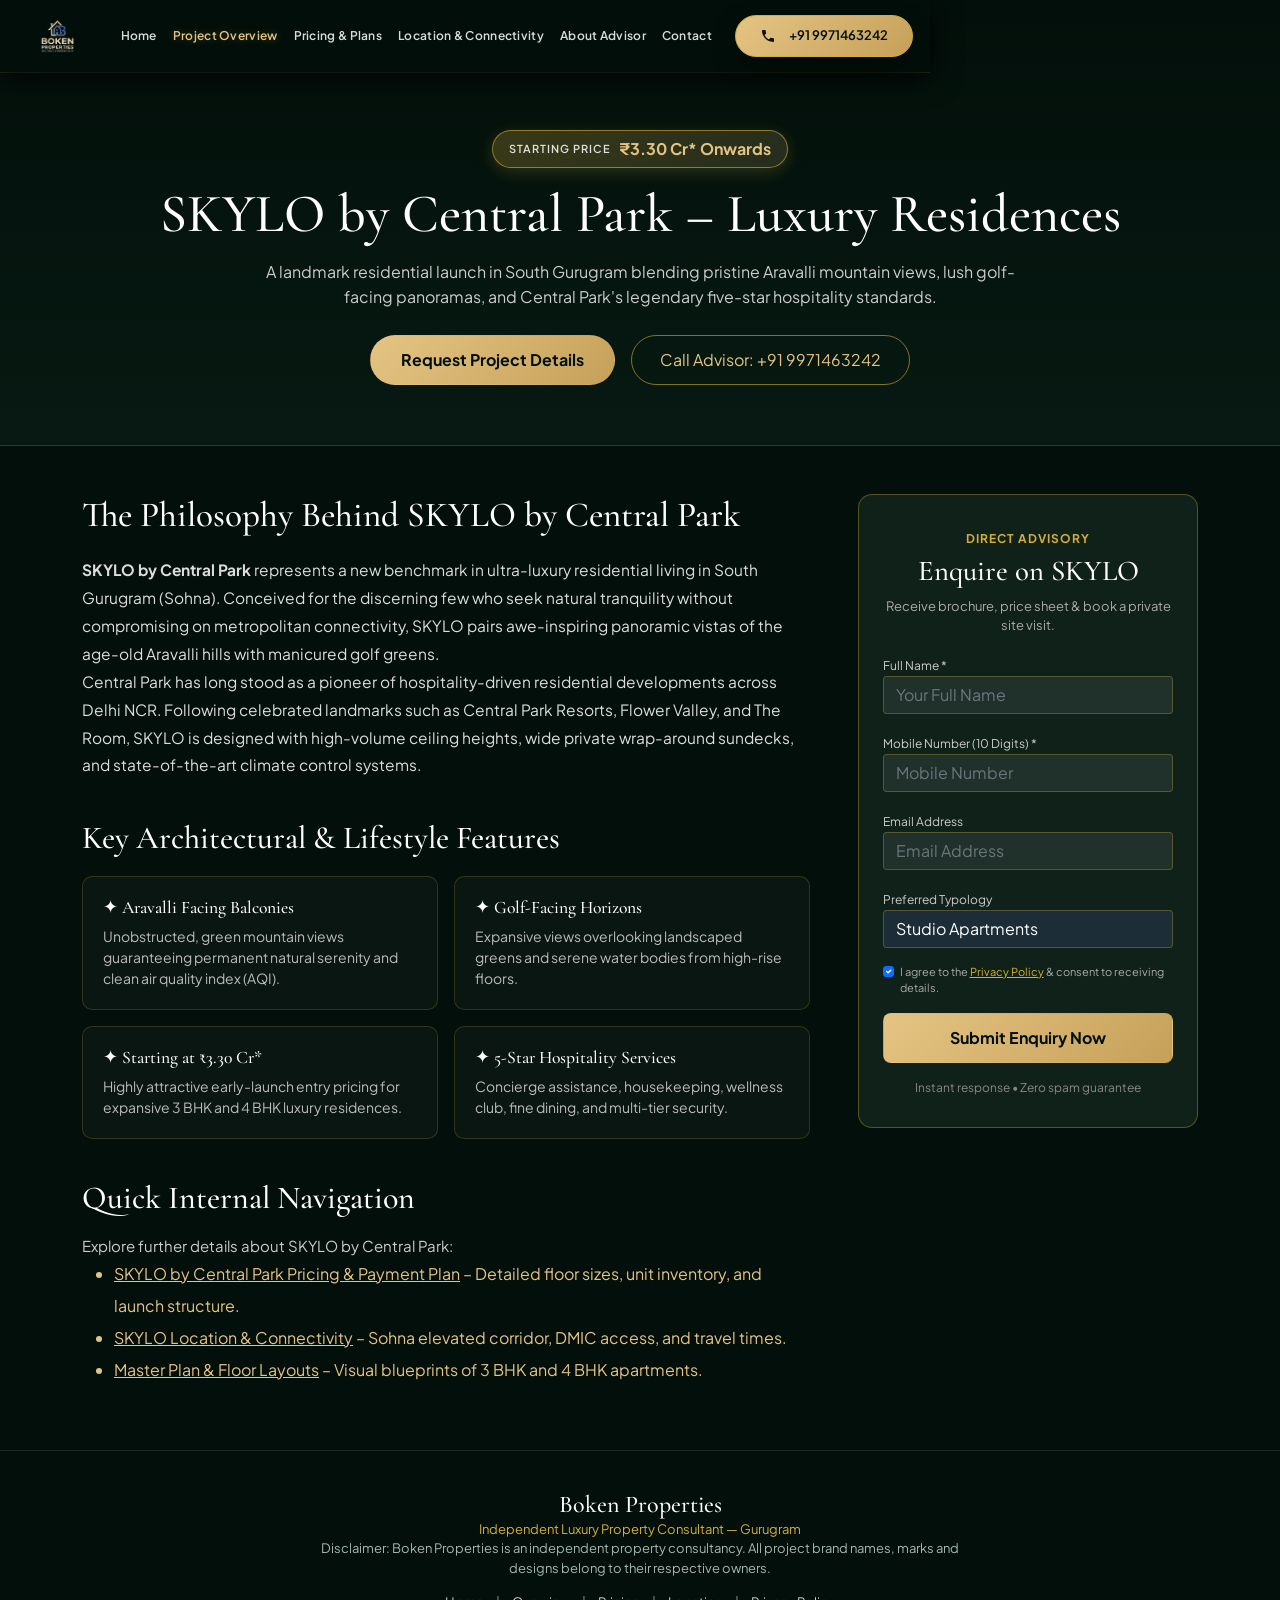
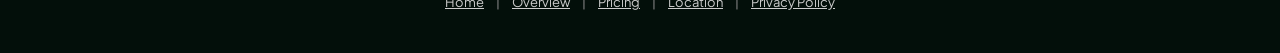
<file: skylo-overview.html>
﻿<!DOCTYPE html>
<html lang="en" prefix="og: https://ogp.me/ns#">
<head>
    <meta charset="utf-8">
    <meta name="viewport" content="width=device-width, initial-scale=1, viewport-fit=cover">
    <meta name="theme-color" content="#1a1a2e" />
    <meta http-equiv="X-UA-Compatible" content="IE=edge">

    <title>SKYLO by Central Park Overview | Luxury Residences South Gurugram</title>
    <meta name="description" content="Discover SKYLO by Central Park in South Gurugram. An ultra-luxury residential landmark offering Aravalli-facing and golf-facing residences starting at ₹3.30 Cr*.">
    <meta name="keywords" content="SKYLO by Central Park, SKYLO Gurugram, Central Park SKYLO price, SKYLO Sohna, Central Park new launch, Luxury residences in South Gurugram, Aravalli facing residences Gurgaon, Golf facing residences Gurgaon">

    <link rel="canonical" href="https://bokenproperties.co.in/skylo-overview.html">
    <meta name="robots" content="index, follow, max-snippet:-1, max-image-preview:large, max-video-preview:-1">

    <!-- Open Graph -->
    <meta property="og:type" content="article">
    <meta property="og:title" content="SKYLO by Central Park Overview | Luxury Residences South Gurugram">
    <meta property="og:description" content="Explore SKYLO by Central Park: Aravalli and golf-facing luxury residences starting at ₹3.30 Cr* in South Gurugram.">
    <meta property="og:url" content="https://bokenproperties.co.in/skylo-overview.html">
    <meta property="og:image" content="https://bokenproperties.co.in/images/image2/imgi_3_gallery10.webp">

    <link rel="preconnect" href="https://fonts.googleapis.com">
    <link rel="preconnect" href="https://fonts.gstatic.com" crossorigin>
    <link href="https://fonts.googleapis.com/css2?family=Cormorant+Garamond:wght@400;600;700&family=Plus+Jakarta+Sans:wght@300;400;500;600;700&display=swap" rel="stylesheet">

    <!-- Stylesheets -->
    <link rel="stylesheet" href="css/bootstrap.min.css">
    <link rel="stylesheet" href="css/style.css">

    <!-- Google Tag (gtag.js) -->
    <script async src="https://www.googletagmanager.com/gtag/js?id=AW-18353196610"></script>
    <script>
      window.dataLayer = window.dataLayer || [];
      function gtag(){dataLayer.push(arguments);}
      gtag('js', new Date());
      gtag('config', 'AW-18353196610');
    </script>
    <script src="js/tracking.js" defer></script>
    <script src="js/lead-form.js" defer></script>

    <!-- Schema -->
    <script type="application/ld+json">
    {
      "@context": "https://schema.org",
      "@type": "ApartmentComplex",
      "name": "SKYLO by Central Park",
      "description": "Ultra-luxury residential project by Central Park in South Gurugram featuring golf and Aravalli views.",
      "url": "https://bokenproperties.co.in/skylo-overview.html",
      "priceRange": "Starting from ₹3.30 Cr*",
      "address": {
        "@type": "PostalAddress",
        "addressLocality": "South Gurugram / Sohna",
        "addressRegion": "Haryana",
        "addressCountry": "IN"
      }
    }
    </script>
</head>
<body style="background-color: #071912; color: #fff; font-family: 'Plus Jakarta Sans', sans-serif;">

    <!-- Navigation Header -->
    <header class="header-section fixed">
        <nav class="navbar navbar-expand-lg">
            <div class="container">
                <a class="navbar-brand" href="index.html">
                    <img class="project-logo" src="properties.images/logo2.png" alt="Boken Properties Logo" style="max-height: 44px;">
                </a>
                <button class="navbar-toggler" type="button" data-bs-toggle="collapse" data-bs-target="#navContent">
                    <span class="navbar-toggler-icon"></span>
                </button>
                <div class="collapse navbar-collapse justify-content-center" id="navContent">
                    <ul class="navbar-nav mb-2 mb-lg-0 asidebar">
                        <li class="nav-item"><a class="nav-link" href="index.html">Home</a></li>
                        <li class="nav-item"><a class="nav-link active" href="skylo-overview.html">Project Overview</a></li>
                        <li class="nav-item"><a class="nav-link" href="skylo-pricing.html">Pricing &amp; Plans</a></li>
                        <li class="nav-item"><a class="nav-link" href="skylo-location.html">Location &amp; Connectivity</a></li>
                        <li class="nav-item"><a class="nav-link" href="about-us.html">About Advisor</a></li>
                        <li class="nav-item"><a class="nav-link" href="contact-us.html">Contact</a></li>
                    </ul>
                </div>
                <div class="nav-item d-md-block d-none">
                    <a class="navbar-call-btn" href="tel:+919971463242">
                        <svg xmlns="http://www.w3.org/2000/svg" width="16" height="16" viewBox="0 0 24 24" fill="currentColor" style="margin-right: 5px;"><path d="M20.01 15.38c-1.23 0-2.42-.2-3.53-.57a1 1 0 0 0-1.01.24l-2.2 2.2a15.045 15.045 0 0 1-6.59-6.59l2.2-2.2a1 1 0 0 0 .24-1.01 11.36 11.36 0 0 1-.57-3.53c0-.55-.45-1-1-1H4c-.55 0-1 .45-1 1 0 9.39 7.61 17 17 17 .55 0 1-.45 1-1v-3.5c0-.55-.45-1-1-1z"/></svg>
                        +91 9971463242
                    </a>
                </div>
            </div>
        </nav>
    </header>

    <!-- Page Banner -->
    <section style="padding: 130px 0 60px 0; background: linear-gradient(180deg, #030F0A 0%, #071912 100%); border-bottom: 1px solid rgba(212,175,55,0.25);">
        <div class="container text-center">
            <div class="pdb-price-hero-badge mx-auto">
                <span class="price-label">Starting Price</span>
                <span class="price-val">₹3.30 Cr* Onwards</span>
            </div>
            <h1 style="font-family: 'Cormorant Garamond', Georgia, serif; font-size: clamp(32px, 5vw, 54px); color: #fff; margin-bottom: 12px;">
                SKYLO by Central Park – Luxury Residences
            </h1>
            <p style="color: #ccc; max-width: 780px; margin: 0 auto 25px auto; font-size: 16px; line-height: 1.6;">
                A landmark residential launch in South Gurugram blending pristine Aravalli mountain views, lush golf-facing panoramas, and Central Park's legendary five-star hospitality standards.
            </p>
            <div class="d-flex justify-content-center gap-3 flex-wrap">
                <a href="#enquiry-form" class="btn dark_btn" style="background: linear-gradient(135deg, #E5C483 0%, #C5A059 100%); color: #030F0A; font-weight: 700; border-radius: 50px; padding: 12px 30px;">Request Project Details</a>
                <a href="tel:+919971463242" class="btn btn-outline-light" style="border-radius: 50px; padding: 12px 28px; border-color: rgba(212,175,55,0.6); color: #E5C483;">Call Advisor: +91 9971463242</a>
            </div>
        </div>
    </section>

    <!-- Main Content Section -->
    <main class="container py-5">
        <div class="row g-5">
            <div class="col-lg-8">
                <article>
                    <h2 style="font-family: 'Cormorant Garamond', serif; font-size: 2.2rem; color: #E5C483; margin-bottom: 20px;">
                        The Philosophy Behind SKYLO by Central Park
                    </h2>
                    <p style="color: #ddd; font-size: 15.5px; line-height: 1.8;">
                        <strong>SKYLO by Central Park</strong> represents a new benchmark in ultra-luxury residential living in South Gurugram (Sohna). Conceived for the discerning few who seek natural tranquility without compromising on metropolitan connectivity, SKYLO pairs awe-inspiring panoramic vistas of the age-old Aravalli hills with manicured golf greens.
                    </p>
                    <p style="color: #ddd; font-size: 15.5px; line-height: 1.8;">
                        Central Park has long stood as a pioneer of hospitality-driven residential developments across Delhi NCR. Following celebrated landmarks such as Central Park Resorts, Flower Valley, and The Room, SKYLO is designed with high-volume ceiling heights, wide private wrap-around sundecks, and state-of-the-art climate control systems.
                    </p>

                    <h2 style="font-family: 'Cormorant Garamond', serif; font-size: 2rem; color: #E5C483; margin-top: 40px; margin-bottom: 18px;">
                        Key Architectural &amp; Lifestyle Features
                    </h2>
                    <div class="row g-3 mb-4">
                        <div class="col-md-6">
                            <div style="background: rgba(255,255,255,0.03); border: 1px solid rgba(212,175,55,0.2); border-radius: 10px; padding: 20px;">
                                <h4 style="color: #E5C483; font-size: 1.1rem; margin-bottom: 8px;">✦ Aravalli Facing Balconies</h4>
                                <p style="color: #bbb; font-size: 14px; margin: 0;">Unobstructed, green mountain views guaranteeing permanent natural serenity and clean air quality index (AQI).</p>
                            </div>
                        </div>
                        <div class="col-md-6">
                            <div style="background: rgba(255,255,255,0.03); border: 1px solid rgba(212,175,55,0.2); border-radius: 10px; padding: 20px;">
                                <h4 style="color: #E5C483; font-size: 1.1rem; margin-bottom: 8px;">✦ Golf-Facing Horizons</h4>
                                <p style="color: #bbb; font-size: 14px; margin: 0;">Expansive views overlooking landscaped greens and serene water bodies from high-rise floors.</p>
                            </div>
                        </div>
                        <div class="col-md-6">
                            <div style="background: rgba(255,255,255,0.03); border: 1px solid rgba(212,175,55,0.2); border-radius: 10px; padding: 20px;">
                                <h4 style="color: #E5C483; font-size: 1.1rem; margin-bottom: 8px;">✦ Starting at ₹3.30 Cr*</h4>
                                <p style="color: #bbb; font-size: 14px; margin: 0;">Highly attractive early-launch entry pricing for expansive 3 BHK and 4 BHK luxury residences.</p>
                            </div>
                        </div>
                        <div class="col-md-6">
                            <div style="background: rgba(255,255,255,0.03); border: 1px solid rgba(212,175,55,0.2); border-radius: 10px; padding: 20px;">
                                <h4 style="color: #E5C483; font-size: 1.1rem; margin-bottom: 8px;">✦ 5-Star Hospitality Services</h4>
                                <p style="color: #bbb; font-size: 14px; margin: 0;">Concierge assistance, housekeeping, wellness club, fine dining, and multi-tier security.</p>
                            </div>
                        </div>
                    </div>

                    <h2 style="font-family: 'Cormorant Garamond', serif; font-size: 2rem; color: #E5C483; margin-top: 40px; margin-bottom: 18px;">
                        Quick Internal Navigation
                    </h2>
                    <p style="color: #ccc; font-size: 15px;">Explore further details about SKYLO by Central Park:</p>
                    <ul style="color: #E5C483; line-height: 2;">
                        <li><a href="skylo-pricing.html" style="color: #E5C483; text-decoration: underline;">SKYLO by Central Park Pricing &amp; Payment Plan</a> – Detailed floor sizes, unit inventory, and launch structure.</li>
                        <li><a href="skylo-location.html" style="color: #E5C483; text-decoration: underline;">SKYLO Location &amp; Connectivity</a> – Sohna elevated corridor, DMIC access, and travel times.</li>
                        <li><a href="index.html#master-and-floor-plan" style="color: #E5C483; text-decoration: underline;">Master Plan &amp; Floor Layouts</a> – Visual blueprints of 3 BHK and 4 BHK apartments.</li>
                    </ul>
                </article>
            </div>

            <!-- Enquiry Sidebar -->
            <div class="col-lg-4" id="enquiry-form">
                <div style="background: #10211a; border: 1px solid rgba(212,175,55,0.35); border-radius: 14px; padding: 30px 24px; position: sticky; top: 100px;">
                    <div class="text-center mb-3">
                        <span style="color: #D4AF37; font-size: 12px; letter-spacing: 1px; text-transform: uppercase; font-weight: 700;">Direct Advisory</span>
                        <h3 style="font-family: 'Cormorant Garamond', serif; font-size: 1.8rem; color: #fff; margin-top: 5px;">Enquire on SKYLO</h3>
                        <p style="font-size: 13px; color: #aaa; margin-bottom: 0;">Receive brochure, price sheet &amp; book a private site visit.</p>
                    </div>

                    <form onsubmit="return window.submitSkyloForm(event, 'Overview Sidebar Form')" data-enquiry-type="Overview Page Enquiry">
                        <input type="text" name="_honey" style="display:none !important;" tabindex="-1" autocomplete="off">
                        
                        <div class="mb-3">
                            <label style="font-size: 12px; color: #ccc;">Full Name *</label>
                            <input type="text" name="name" class="form-control" placeholder="Your Full Name" required style="background: rgba(255,255,255,0.07); border-color: rgba(212,175,55,0.3); color: #fff;">
                        </div>

                        <div class="mb-3">
                            <label style="font-size: 12px; color: #ccc;">Mobile Number (10 Digits) *</label>
                            <input type="tel" name="phone" class="form-control" placeholder="Mobile Number" required pattern="[0-9]{10}" inputmode="numeric" style="background: rgba(255,255,255,0.07); border-color: rgba(212,175,55,0.3); color: #fff;">
                        </div>

                        <div class="mb-3">
                            <label style="font-size: 12px; color: #ccc;">Email Address</label>
                            <input type="email" name="email" class="form-control" placeholder="Email Address" style="background: rgba(255,255,255,0.07); border-color: rgba(212,175,55,0.3); color: #fff;">
                        </div>

                        <div class="mb-3">
                            <label style="font-size: 12px; color: #ccc;">Preferred Typology</label>
                            <select name="unit_preference" class="form-control" style="background: #1c2d37; border-color: rgba(212,175,55,0.3); color: #fff;">
                                <!-- <option value="3 BHK">3 BHK Luxury Residence (From ₹3.30 Cr*)</option>
                                <option value="4 BHK">4 BHK Ultra-Luxury Residence</option> -->
                                <option value="4 BHK Ultra-Luxury">Studio Apartments</option>
                                <option value="Site Visit">Schedule Free Site Visit</option>
                            </select>
                        </div>

                        <div class="form-check text-start mb-3" style="font-size: 11px; color: #aaa;">
                            <input class="form-check-input" type="checkbox" value="" required id="consentCheckOverview" checked>
                            <label class="form-check-label" for="consentCheckOverview">
                                I agree to the <a href="privacy-policy.html" target="_blank" style="color: #d4af37;">Privacy Policy</a> &amp; consent to receiving details.
                            </label>
                        </div>

                        <button type="submit" class="btn submit_btn w-100" style="background: linear-gradient(135deg, #E5C483 0%, #C5A059 100%); color: #030F0A; font-weight: 700; padding: 12px; border-radius: 8px;">
                            Submit Enquiry Now
                        </button>
                    </form>

                    <div class="text-center mt-3" style="font-size: 12px; color: #888;">
                        Instant response • Zero spam guarantee
                    </div>
                </div>
            </div>
        </div>
    </main>

    <!-- Footer -->
    <footer style="background: #030F0A; color: #888; padding: 40px 0; border-top: 1px solid rgba(255,255,255,0.1); text-align: center;">
        <div class="container">
            <h4 style="color: #fff; font-family: 'Cormorant Garamond', serif;">Boken Properties</h4>
            <p style="color: #D4AF37; font-size: 13px;">Independent Luxury Property Consultant — Gurugram</p>
            <p style="font-size: 13px; max-width: 650px; margin: 0 auto 15px auto;">
                Disclaimer: Boken Properties is an independent property consultancy. All project brand names, marks and designs belong to their respective owners.
            </p>
            <div style="font-size: 13px;">
                <a href="index.html" style="color: #ccc; margin: 0 10px;">Home</a> |
                <a href="skylo-overview.html" style="color: #ccc; margin: 0 10px;">Overview</a> |
                <a href="skylo-pricing.html" style="color: #ccc; margin: 0 10px;">Pricing</a> |
                <a href="skylo-location.html" style="color: #ccc; margin: 0 10px;">Location</a> |
                <a href="privacy-policy.html" style="color: #ccc; margin: 0 10px;">Privacy Policy</a>
            </div>
        </div>
    </footer>

    <!-- Mobile Sticky Navigation -->
    <div class="mobile-section d-md-none">
        <a href="tel:+919971463242" class="btn-mobile-call">
            <svg xmlns="http://www.w3.org/2000/svg" viewBox="0 0 24 24" fill="currentColor"><path d="M20.01 15.38c-1.23 0-2.42-.2-3.53-.57a1 1 0 0 0-1.01.24l-2.2 2.2a15.045 15.045 0 0 1-6.59-6.59l2.2-2.2a1 1 0 0 0 .24-1.01 11.36 11.36 0 0 1-.57-3.53c0-.55-.45-1-1-1H4c-.55 0-1 .45-1 1 0 9.39 7.61 17 17 17 .55 0 1-.45 1-1v-3.5c0-.55-.45-1-1-1z"/></svg>
            <span>Call Us</span>
        </a>
        <a href="#enquiry-form" class="btn-mobile-enquire">
            <svg xmlns="http://www.w3.org/2000/svg" viewBox="0 0 24 24" fill="currentColor"><path d="M20 4H4c-1.1 0-1.99.9-1.99 2L2 18c0 1.1.9 2 2 2h16c1.1 0 2-.9 2-2V6c0-1.1-.9-2-2-2zm0 4l-8 5-8-5V6l8 5 8-5v2z"/></svg>
            <span>Enquire Now</span>
        </a>
        <a href="https://api.whatsapp.com/send?phone=+919971463242&amp;text=Hello%20Boken%20Properties,%20I%20am%20interested%20in%20SKYLO%20by%20Central%20Park.%20Please%20share%20project%20details." class="btn-mobile-whatsapp">
            <svg xmlns="http://www.w3.org/2000/svg" viewBox="0 0 24 24" fill="currentColor"><path d="M12.04 2c-5.46 0-9.91 4.45-9.91 9.91 0 1.75.46 3.45 1.32 4.95L2.05 22l5.25-1.38c1.45.79 3.08 1.21 4.74 1.21 5.46 0 9.91-4.45 9.91-9.91 0-2.65-1.03-5.14-2.9-7.01A9.816 9.816 0 0 0 12.04 2z"/></svg>
            <span>WhatsApp</span>
        </a>
    </div>

    <!-- Scripts -->
    <script src="js/bootstrap.bundle.min.js"></script>
</body>
</html>
</file>
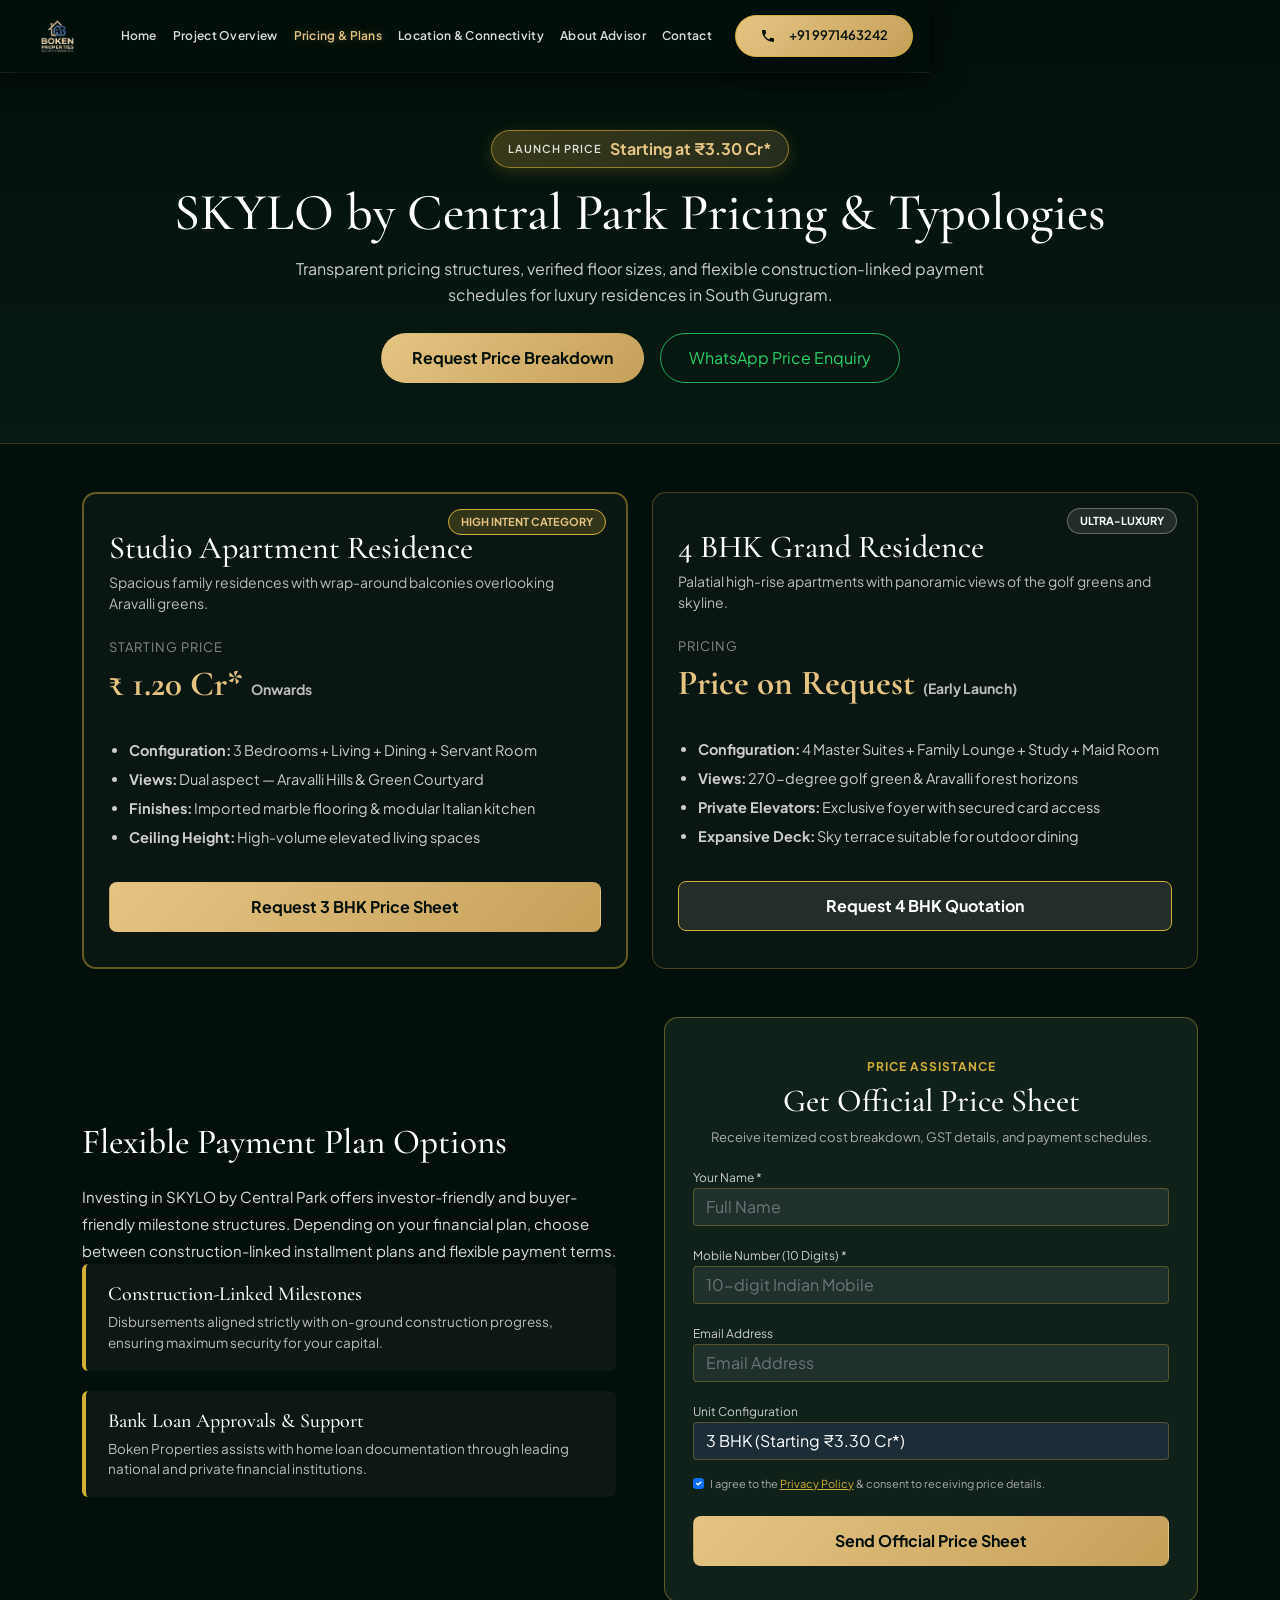
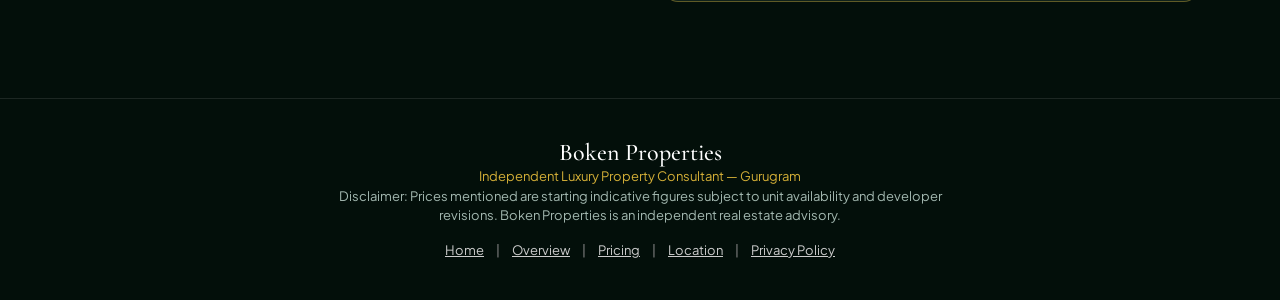
<file: skylo-pricing.html>
﻿<!DOCTYPE html>
<html lang="en" prefix="og: https://ogp.me/ns#">
<head>
    <meta charset="utf-8">
    <meta name="viewport" content="width=device-width, initial-scale=1, viewport-fit=cover">
    <meta name="theme-color" content="#1a1a2e" />
    <meta http-equiv="X-UA-Compatible" content="IE=edge">

    <title>Central Park SKYLO Price &amp; Payment Plan | Starting ₹3.30 Cr* Gurgaon</title>
    <meta name="description" content="View official launch pricing and payment plans for SKYLO by Central Park. Luxury 3 BHK &amp; 4 BHK residences starting at ₹3.30 Cr* in South Gurugram. Request price breakdown.">
    <meta name="keywords" content="Central Park SKYLO price, SKYLO by Central Park, Luxury property starting at 3.30 Cr in Gurgaon, SKYLO Gurugram, Central Park new launch Gurugram, SKYLO Sohna, Golf facing residences Gurgaon">

    <link rel="canonical" href="https://bokenproperties.co.in/skylo-pricing.html">
    <meta name="robots" content="index, follow, max-snippet:-1, max-image-preview:large, max-video-preview:-1">

    <!-- Open Graph -->
    <meta property="og:type" content="article">
    <meta property="og:title" content="Central Park SKYLO Price &amp; Payment Plan | Starting ₹3.30 Cr*">
    <meta property="og:description" content="Official price list and payment structure for SKYLO by Central Park. Starting from ₹3.30 Cr* with flexible milestones.">
    <meta property="og:url" content="https://bokenproperties.co.in/skylo-pricing.html">
    <meta property="og:image" content="https://bokenproperties.co.in/images/image2/imgi_3_gallery10.webp">

    <link rel="preconnect" href="https://fonts.googleapis.com">
    <link rel="preconnect" href="https://fonts.gstatic.com" crossorigin>
    <link href="https://fonts.googleapis.com/css2?family=Cormorant+Garamond:wght@400;600;700&family=Plus+Jakarta+Sans:wght@300;400;500;600;700&display=swap" rel="stylesheet">

    <!-- Stylesheets -->
    <link rel="stylesheet" href="css/bootstrap.min.css">
    <link rel="stylesheet" href="css/style.css">

    <!-- Google Tag (gtag.js) -->
    <script async src="https://www.googletagmanager.com/gtag/js?id=AW-18353196610"></script>
    <script>
      window.dataLayer = window.dataLayer || [];
      function gtag(){dataLayer.push(arguments);}
      gtag('js', new Date());
      gtag('config', 'AW-18353196610');
    </script>
    <script src="js/tracking.js" defer></script>
    <script src="js/lead-form.js" defer></script>

    <!-- Schema -->
    <script type="application/ld+json">
    {
      "@context": "https://schema.org",
      "@type": "Product",
      "name": "SKYLO by Central Park Residences",
      "description": "Ultra-luxury 3 BHK & 4 BHK apartments in South Gurugram starting at ₹3.30 Cr*.",
      "brand": {
        "@type": "Brand",
        "name": "Central Park"
      },
      "offers": {
        "@type": "AggregateOffer",
        "priceCurrency": "INR",
        "lowPrice": "33000000",
        "offerCount": "100",
        "availability": "https://schema.org/InStock"
      }
    }
    </script>
</head>
<body style="background-color: #071912; color: #fff; font-family: 'Plus Jakarta Sans', sans-serif;">

    <!-- Navigation Header -->
    <header class="header-section fixed">
        <nav class="navbar navbar-expand-lg">
            <div class="container">
                <a class="navbar-brand" href="index.html">
                    <img class="project-logo" src="properties.images/logo2.png" alt="Boken Properties Logo" style="max-height: 44px;">
                </a>
                <button class="navbar-toggler" type="button" data-bs-toggle="collapse" data-bs-target="#navContent">
                    <span class="navbar-toggler-icon"></span>
                </button>
                <div class="collapse navbar-collapse justify-content-center" id="navContent">
                    <ul class="navbar-nav mb-2 mb-lg-0 asidebar">
                        <li class="nav-item"><a class="nav-link" href="index.html">Home</a></li>
                        <li class="nav-item"><a class="nav-link" href="skylo-overview.html">Project Overview</a></li>
                        <li class="nav-item"><a class="nav-link active" href="skylo-pricing.html">Pricing &amp; Plans</a></li>
                        <li class="nav-item"><a class="nav-link" href="skylo-location.html">Location &amp; Connectivity</a></li>
                        <li class="nav-item"><a class="nav-link" href="about-us.html">About Advisor</a></li>
                        <li class="nav-item"><a class="nav-link" href="contact-us.html">Contact</a></li>
                    </ul>
                </div>
                <div class="nav-item d-md-block d-none">
                    <a class="navbar-call-btn" href="tel:+919971463242">
                        <svg xmlns="http://www.w3.org/2000/svg" width="16" height="16" viewBox="0 0 24 24" fill="currentColor" style="margin-right: 5px;"><path d="M20.01 15.38c-1.23 0-2.42-.2-3.53-.57a1 1 0 0 0-1.01.24l-2.2 2.2a15.045 15.045 0 0 1-6.59-6.59l2.2-2.2a1 1 0 0 0 .24-1.01 11.36 11.36 0 0 1-.57-3.53c0-.55-.45-1-1-1H4c-.55 0-1 .45-1 1 0 9.39 7.61 17 17 17 .55 0 1-.45 1-1v-3.5c0-.55-.45-1-1-1z"/></svg>
                        +91 9971463242
                    </a>
                </div>
            </div>
        </nav>
    </header>

    <!-- Page Banner -->
    <section style="padding: 130px 0 60px 0; background: linear-gradient(180deg, #030F0A 0%, #071912 100%); border-bottom: 1px solid rgba(212,175,55,0.25);">
        <div class="container text-center">
            <div class="pdb-price-hero-badge mx-auto">
                <span class="price-label">Launch Price</span>
                <span class="price-val">Starting at ₹3.30 Cr*</span>
            </div>
            <h1 style="font-family: 'Cormorant Garamond', Georgia, serif; font-size: clamp(32px, 5vw, 52px); color: #fff; margin-bottom: 12px;">
                SKYLO by Central Park Pricing &amp; Typologies
            </h1>
            <p style="color: #ccc; max-width: 760px; margin: 0 auto 25px auto; font-size: 16px; line-height: 1.6;">
                Transparent pricing structures, verified floor sizes, and flexible construction-linked payment schedules for luxury residences in South Gurugram.
            </p>
            <div class="d-flex justify-content-center gap-3 flex-wrap">
                <a href="#price-form" class="btn dark_btn" style="background: linear-gradient(135deg, #E5C483 0%, #C5A059 100%); color: #030F0A; font-weight: 700; border-radius: 50px; padding: 12px 30px;">Request Price Breakdown</a>
                <a href="https://api.whatsapp.com/send?phone=+919971463242&amp;text=Hello%20Boken%20Properties,%20please%20send%20the%20detailed%20price%20sheet%20for%20SKYLO%20by%20Central%20Park." class="btn btn-outline-light" style="border-radius: 50px; padding: 12px 28px; border-color: rgba(37,211,102,0.8); color: #25D366;">WhatsApp Price Enquiry</a>
            </div>
        </div>
    </section>

    <!-- Pricing Grid -->
    <main class="container py-5">
        <div class="row g-4 mb-5">
            <!-- Typology 1: 3 BHK -->
            <div class="col-md-6">
                <div style="background: rgba(255,255,255,0.03); border: 2px solid rgba(212,175,55,0.45); border-radius: 14px; padding: 35px 25px; height: 100%; position: relative;">
                    <div style="position: absolute; top: 15px; right: 20px; background: rgba(212,175,55,0.2); border: 1px solid #D4AF37; padding: 4px 12px; border-radius: 20px; font-size: 11px; color: #E5C483; font-weight: 700; text-transform: uppercase;">
                        High Intent Category
                    </div>
                    <h3 style="font-family: 'Cormorant Garamond', serif; font-size: 2rem; color: #fff; margin-bottom: 5px;">Studio Apartment Residence</h3>
                    <p style="color: #bbb; font-size: 14px; margin-bottom: 20px;">Spacious family residences with wrap-around balconies overlooking Aravalli greens.</p>
                    <div style="margin-bottom: 25px;">
                        <span style="font-size: 13px; color: #888; text-transform: uppercase; letter-spacing: 1px;">Starting Price</span>
                        <div style="font-size: 2.2rem; font-weight: 700; color: #E5C483; font-family: 'Cormorant Garamond', serif;">₹ 1.20 Cr* <span style="font-size: 14px; color: #bbb; font-family: 'Plus Jakarta Sans', sans-serif;">Onwards</span></div>
                    </div>
                    <ul style="color: #ccc; font-size: 14.5px; line-height: 2; margin-bottom: 30px; padding-left: 20px;">
                        <li><strong>Configuration:</strong> 3 Bedrooms + Living + Dining + Servant Room</li>
                        <li><strong>Views:</strong> Dual aspect — Aravalli Hills &amp; Green Courtyard</li>
                        <li><strong>Finishes:</strong> Imported marble flooring &amp; modular Italian kitchen</li>
                        <li><strong>Ceiling Height:</strong> High-volume elevated living spaces</li>
                    </ul>
                    <a href="#price-form" class="btn w-100" style="background: linear-gradient(135deg, #E5C483 0%, #C5A059 100%); color: #030F0A; font-weight: 700; padding: 12px; border-radius: 8px;">
                        Request 3 BHK Price Sheet
                    </a>
                </div>
            </div>

            <!-- Typology 2: 4 BHK -->
            <div class="col-md-6">
                <div style="background: rgba(255,255,255,0.03); border: 1px solid rgba(212,175,55,0.3); border-radius: 14px; padding: 35px 25px; height: 100%; position: relative;">
                    <div style="position: absolute; top: 15px; right: 20px; background: rgba(255,255,255,0.1); border: 1px solid rgba(255,255,255,0.3); padding: 4px 12px; border-radius: 20px; font-size: 11px; color: #fff; font-weight: 700; text-transform: uppercase;">
                        Ultra-Luxury
                    </div>
                    <h3 style="font-family: 'Cormorant Garamond', serif; font-size: 2rem; color: #fff; margin-bottom: 5px;">4 BHK Grand Residence</h3>
                    <p style="color: #bbb; font-size: 14px; margin-bottom: 20px;">Palatial high-rise apartments with panoramic views of the golf greens and skyline.</p>
                    <div style="margin-bottom: 25px;">
                        <span style="font-size: 13px; color: #888; text-transform: uppercase; letter-spacing: 1px;">Pricing</span>
                        <div style="font-size: 2.2rem; font-weight: 700; color: #E5C483; font-family: 'Cormorant Garamond', serif;">Price on Request <span style="font-size: 14px; color: #bbb; font-family: 'Plus Jakarta Sans', sans-serif;">(Early Launch)</span></div>
                    </div>
                    <ul style="color: #ccc; font-size: 14.5px; line-height: 2; margin-bottom: 30px; padding-left: 20px;">
                        <li><strong>Configuration:</strong> 4 Master Suites + Family Lounge + Study + Maid Room</li>
                        <li><strong>Views:</strong> 270-degree golf green &amp; Aravalli forest horizons</li>
                        <li><strong>Private Elevators:</strong> Exclusive foyer with secured card access</li>
                        <li><strong>Expansive Deck:</strong> Sky terrace suitable for outdoor dining</li>
                    </ul>
                    <a href="#price-form" class="btn w-100" style="background: rgba(255,255,255,0.1); color: #fff; border: 1px solid #D4AF37; font-weight: 700; padding: 12px; border-radius: 8px;">
                        Request 4 BHK Quotation
                    </a>
                </div>
            </div>
        </div>

        <!-- Payment Plan Structure -->
        <div class="row g-5 align-items-center mb-5">
            <div class="col-lg-6">
                <h2 style="font-family: 'Cormorant Garamond', serif; font-size: 2.2rem; color: #E5C483; margin-bottom: 20px;">
                    Flexible Payment Plan Options
                </h2>
                <p style="color: #ddd; font-size: 15px; line-height: 1.8;">
                    Investing in SKYLO by Central Park offers investor-friendly and buyer-friendly milestone structures. Depending on your financial plan, choose between construction-linked installment plans and flexible payment terms.
                </p>
                <div style="background: rgba(255,255,255,0.04); border-left: 4px solid #D4AF37; padding: 18px 22px; border-radius: 6px; margin-bottom: 20px;">
                    <h5 style="color: #E5C483; margin-bottom: 6px;">Construction-Linked Milestones</h5>
                    <p style="color: #bbb; font-size: 13.5px; margin: 0;">Disbursements aligned strictly with on-ground construction progress, ensuring maximum security for your capital.</p>
                </div>
                <div style="background: rgba(255,255,255,0.04); border-left: 4px solid #D4AF37; padding: 18px 22px; border-radius: 6px;">
                    <h5 style="color: #E5C483; margin-bottom: 6px;">Bank Loan Approvals &amp; Support</h5>
                    <p style="color: #bbb; font-size: 13.5px; margin: 0;">Boken Properties assists with home loan documentation through leading national and private financial institutions.</p>
                </div>
            </div>

            <!-- Price Enquiry Form -->
            <div class="col-lg-6" id="price-form">
                <div style="background: #10211a; border: 1px solid rgba(212,175,55,0.4); border-radius: 14px; padding: 35px 28px;">
                    <div class="text-center mb-3">
                        <span style="color: #D4AF37; font-size: 12px; letter-spacing: 1px; text-transform: uppercase; font-weight: 700;">Price Assistance</span>
                        <h3 style="font-family: 'Cormorant Garamond', serif; font-size: 2rem; color: #fff; margin-top: 5px;">Get Official Price Sheet</h3>
                        <p style="font-size: 13px; color: #aaa; margin-bottom: 0;">Receive itemized cost breakdown, GST details, and payment schedules.</p>
                    </div>

                    <form onsubmit="return window.submitSkyloForm(event, 'Price Page Form')" data-enquiry-type="Price Enquiry">
                        <input type="text" name="_honey" style="display:none !important;" tabindex="-1" autocomplete="off">
                        
                        <div class="mb-3">
                            <label style="font-size: 12px; color: #ccc;">Your Name *</label>
                            <input type="text" name="name" class="form-control" placeholder="Full Name" required style="background: rgba(255,255,255,0.07); border-color: rgba(212,175,55,0.3); color: #fff;">
                        </div>

                        <div class="mb-3">
                            <label style="font-size: 12px; color: #ccc;">Mobile Number (10 Digits) *</label>
                            <input type="tel" name="phone" class="form-control" placeholder="10-digit Indian Mobile" required pattern="[0-9]{10}" inputmode="numeric" style="background: rgba(255,255,255,0.07); border-color: rgba(212,175,55,0.3); color: #fff;">
                        </div>

                        <div class="mb-3">
                            <label style="font-size: 12px; color: #ccc;">Email Address</label>
                            <input type="email" name="email" class="form-control" placeholder="Email Address" style="background: rgba(255,255,255,0.07); border-color: rgba(212,175,55,0.3); color: #fff;">
                        </div>

                        <div class="mb-3">
                            <label style="font-size: 12px; color: #ccc;">Unit Configuration</label>
                            <select name="unit_preference" class="form-control" style="background: #1c2d37; border-color: rgba(212,175,55,0.3); color: #fff;">
                                <option value="3 BHK (Starting ₹3.30 Cr*)">3 BHK (Starting ₹3.30 Cr*)</option>
                                <option value="4 BHK (Ultra-Luxury)">4 BHK (Ultra-Luxury)</option>
                                <option value="Payment Plan Request">Complete Payment Plan &amp; Cost Sheet</option>
                            </select>
                        </div>

                        <div class="form-check text-start mb-3" style="font-size: 11px; color: #aaa;">
                            <input class="form-check-input" type="checkbox" value="" required id="consentCheckPrice" checked>
                            <label class="form-check-label" for="consentCheckPrice">
                                I agree to the <a href="privacy-policy.html" target="_blank" style="color: #d4af37;">Privacy Policy</a> &amp; consent to receiving price details.
                            </label>
                        </div>

                        <button type="submit" class="btn submit_btn w-100" style="background: linear-gradient(135deg, #E5C483 0%, #C5A059 100%); color: #030F0A; font-weight: 700; padding: 12px; border-radius: 8px;">
                            Send Official Price Sheet
                        </button>
                    </form>
                </div>
            </div>
        </div>
    </main>

    <!-- Footer -->
    <footer style="background: #030F0A; color: #888; padding: 40px 0; border-top: 1px solid rgba(255,255,255,0.1); text-align: center;">
        <div class="container">
            <h4 style="color: #fff; font-family: 'Cormorant Garamond', serif;">Boken Properties</h4>
            <p style="color: #D4AF37; font-size: 13px;">Independent Luxury Property Consultant — Gurugram</p>
            <p style="font-size: 13px; max-width: 650px; margin: 0 auto 15px auto;">
                Disclaimer: Prices mentioned are starting indicative figures subject to unit availability and developer revisions. Boken Properties is an independent real estate advisory.
            </p>
            <div style="font-size: 13px;">
                <a href="index.html" style="color: #ccc; margin: 0 10px;">Home</a> |
                <a href="skylo-overview.html" style="color: #ccc; margin: 0 10px;">Overview</a> |
                <a href="skylo-pricing.html" style="color: #ccc; margin: 0 10px;">Pricing</a> |
                <a href="skylo-location.html" style="color: #ccc; margin: 0 10px;">Location</a> |
                <a href="privacy-policy.html" style="color: #ccc; margin: 0 10px;">Privacy Policy</a>
            </div>
        </div>
    </footer>

    <!-- Mobile Sticky Navigation -->
    <div class="mobile-section d-md-none">
        <a href="tel:+919971463242" class="btn-mobile-call">
            <svg xmlns="http://www.w3.org/2000/svg" viewBox="0 0 24 24" fill="currentColor"><path d="M20.01 15.38c-1.23 0-2.42-.2-3.53-.57a1 1 0 0 0-1.01.24l-2.2 2.2a15.045 15.045 0 0 1-6.59-6.59l2.2-2.2a1 1 0 0 0 .24-1.01 11.36 11.36 0 0 1-.57-3.53c0-.55-.45-1-1-1H4c-.55 0-1 .45-1 1 0 9.39 7.61 17 17 17 .55 0 1-.45 1-1v-3.5c0-.55-.45-1-1-1z"/></svg>
            <span>Call Us</span>
        </a>
        <a href="#price-form" class="btn-mobile-enquire">
            <svg xmlns="http://www.w3.org/2000/svg" viewBox="0 0 24 24" fill="currentColor"><path d="M20 4H4c-1.1 0-1.99.9-1.99 2L2 18c0 1.1.9 2 2 2h16c1.1 0 2-.9 2-2V6c0-1.1-.9-2-2-2zm0 4l-8 5-8-5V6l8 5 8-5v2z"/></svg>
            <span>Get Price</span>
        </a>
        <a href="https://api.whatsapp.com/send?phone=+919971463242&amp;text=Hello%20Boken%20Properties,%20please%20send%20the%20price%20list%20for%20SKYLO%20by%20Central%20Park." class="btn-mobile-whatsapp">
            <svg xmlns="http://www.w3.org/2000/svg" viewBox="0 0 24 24" fill="currentColor"><path d="M12.04 2c-5.46 0-9.91 4.45-9.91 9.91 0 1.75.46 3.45 1.32 4.95L2.05 22l5.25-1.38c1.45.79 3.08 1.21 4.74 1.21 5.46 0 9.91-4.45 9.91-9.91 0-2.65-1.03-5.14-2.9-7.01A9.816 9.816 0 0 0 12.04 2z"/></svg>
            <span>WhatsApp</span>
        </a>
    </div>

    <!-- Scripts -->
    <script src="js/bootstrap.bundle.min.js"></script>
</body>
</html>
</file>
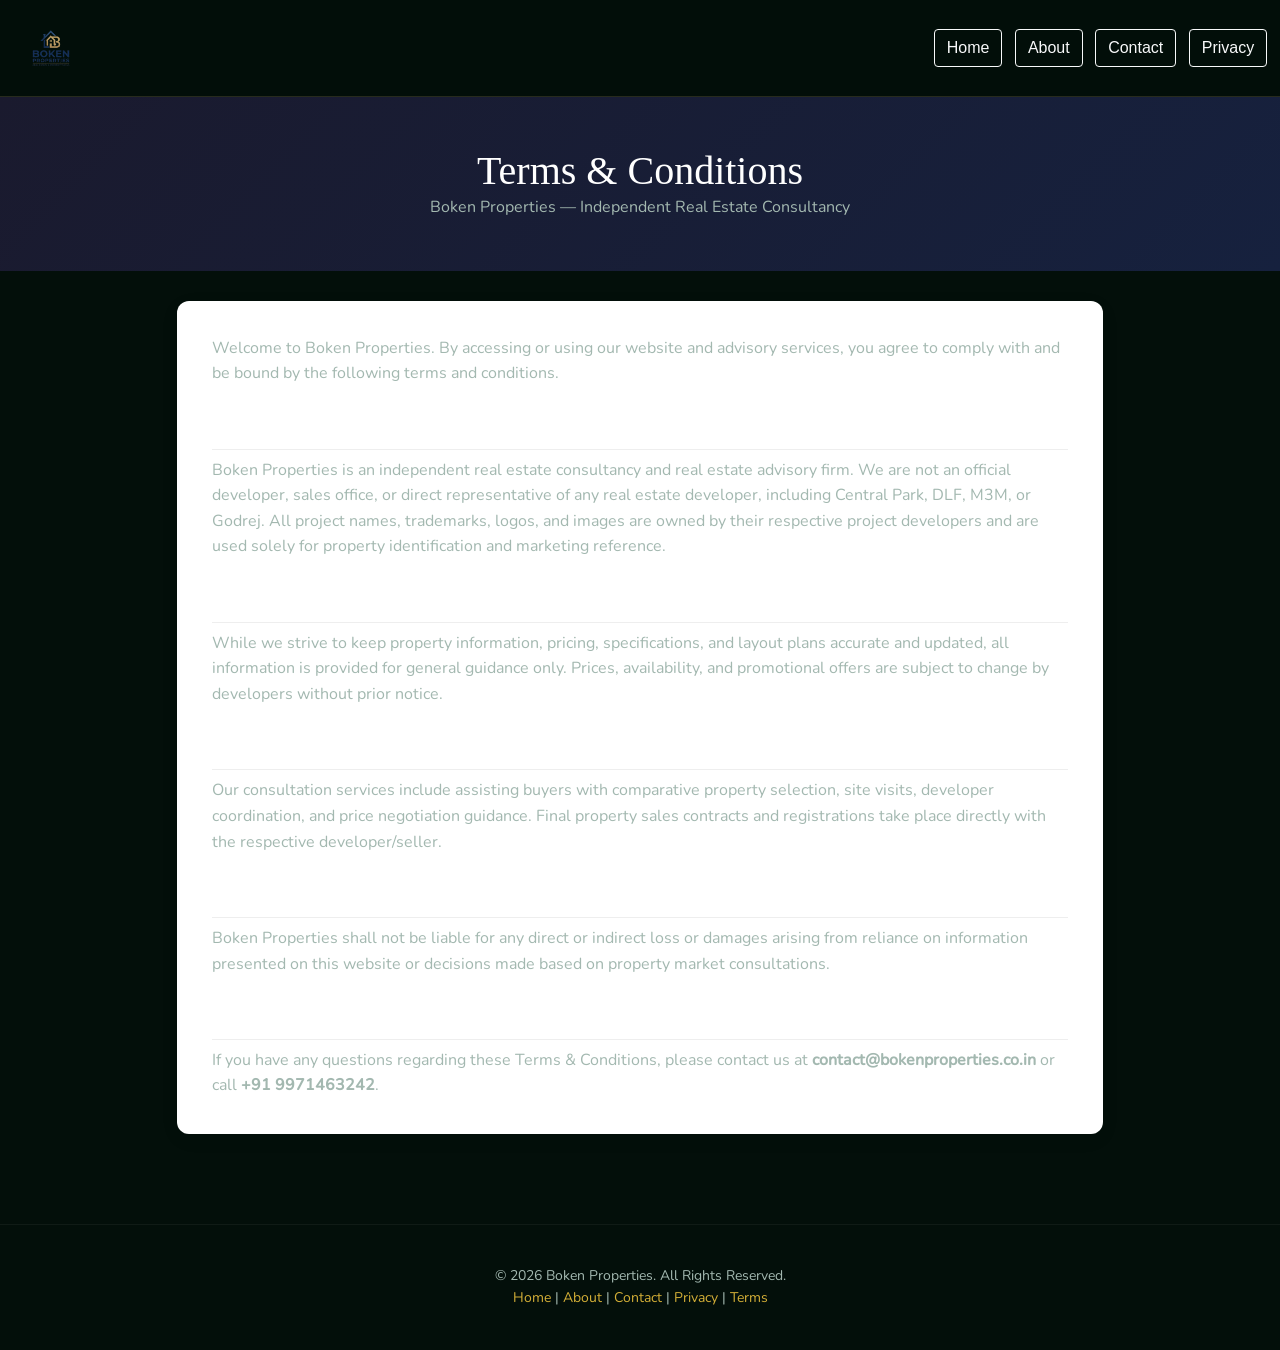
<file: terms-and-conditions.html>
﻿<!DOCTYPE html>
<html lang="en">
<head>
    <meta charset="UTF-8">
    <meta name="viewport" content="width=device-width, initial-scale=1.0">
    <title>Terms & Conditions | Boken Properties</title>
    <meta name="description" content="Terms & Conditions for using Boken Properties website and real estate consultancy services.">
    <meta name="robots" content="index, follow"/>
    <link rel="stylesheet" href="css/bootstrap.min.css">
    <link rel="stylesheet" href="css/style.css">
    <style>
        body { font-family: 'Plus Jakarta Sans', Arial, sans-serif; color: #333; line-height: 1.6; background-color: #f8f9fa; }
        .header-section { background-color: #1a1a2e; }
        .page-header { background: linear-gradient(135deg, #1a1a2e 0%, #16213e 100%); color: #fff; padding: 50px 0; text-align: center; }
        .page-header h1 { color: #d4af37; font-family: 'Cormorant Garamond', Georgia, serif; font-size: 2.5rem; }
        .content-card { background: #fff; padding: 35px; border-radius: 12px; box-shadow: 0 5px 20px rgba(0,0,0,0.05); margin-top: 30px; margin-bottom: 40px; }
        h2 { color: #1a1a2e; font-size: 1.5rem; margin-top: 25px; border-bottom: 1px solid #eee; padding-bottom: 8px; }
        .footer-section { background: #1a1a2e; color: #ccc; padding: 30px 0; margin-top: 50px; text-align: center; }
        .footer-section a { color: #d4af37; text-decoration: none; }
    </style>
</head>
<body>

    <section class="header-section">
        <nav class="navbar navbar-expand-lg navbar-dark container">
            <a class="navbar-brand" href="index.html">
                <img class="project-logo" src="properties.images/logo2.png" alt="Boken Properties Logo" style="max-height: 50px;">
            </a>
            <div class="ms-auto">
                <a href="index.html" class="btn btn-outline-light me-2">Home</a>
                <a href="about-us.html" class="btn btn-outline-light me-2">About</a>
                <a href="contact-us.html" class="btn btn-outline-light me-2">Contact</a>
                <a href="privacy-policy.html" class="btn btn-outline-light me-2">Privacy</a>
            </div>
        </nav>
    </section>

    <div class="page-header">
        <div class="container">
            <h1>Terms & Conditions</h1>
            <p>Boken Properties — Independent Real Estate Consultancy</p>
        </div>
    </div>

    <div class="container">
        <div class="row">
            <div class="col-lg-10 offset-lg-1">
                <div class="content-card">
                    <p>Welcome to Boken Properties. By accessing or using our website and advisory services, you agree to comply with and be bound by the following terms and conditions.</p>

                    <h2>1. Business Status & Disclaimers</h2>
                    <p>Boken Properties is an independent real estate consultancy and real estate advisory firm. We are not an official developer, sales office, or direct representative of any real estate developer, including Central Park, DLF, M3M, or Godrej. All project names, trademarks, logos, and images are owned by their respective project developers and are used solely for property identification and marketing reference.</p>

                    <h2>2. Information Accuracy</h2>
                    <p>While we strive to keep property information, pricing, specifications, and layout plans accurate and updated, all information is provided for general guidance only. Prices, availability, and promotional offers are subject to change by developers without prior notice.</p>

                    <h2>3. Advisory Services</h2>
                    <p>Our consultation services include assisting buyers with comparative property selection, site visits, developer coordination, and price negotiation guidance. Final property sales contracts and registrations take place directly with the respective developer/seller.</p>

                    <h2>4. Limitation of Liability</h2>
                    <p>Boken Properties shall not be liable for any direct or indirect loss or damages arising from reliance on information presented on this website or decisions made based on property market consultations.</p>

                    <h2>5. Contact Information</h2>
                    <p>If you have any questions regarding these Terms & Conditions, please contact us at <strong>contact@bokenproperties.co.in</strong> or call <strong>+91 9971463242</strong>.</p>
                </div>
            </div>
        </div>
    </div>

    <section class="footer-section">
        <div class="container">
            <p>&copy; 2026 Boken Properties. All Rights Reserved.</p>
            <p>
                <a href="index.html">Home</a> | 
                <a href="about-us.html">About</a> | 
                <a href="contact-us.html">Contact</a> | 
                <a href="privacy-policy.html">Privacy</a> | 
                <a href="terms-and-conditions.html">Terms</a>
            </p>
        </div>
    </section>

</body>
</html>
</file>
<file: css/style.css>
* {
    margin: 0px;
    padding: 0px;
    box-sizing: border-box;
}

html {
    scroll-behavior: smooth;
}

body, h1, h2.h3, h4, h5, h6, p, li {
    padding: 0px;
    margin: 0px;
}



@font-face {
    font-family: Abhaya_Libre;
    src: url("../fonts/AbhayaLibre-Bold.ttf");
    font-weight: 700;
    font-display: swap;
}

@font-face {
    font-family: Abhaya_Libre;
    src: url("../fonts/AbhayaLibre-SemiBold.ttf");
    font-weight: 600;
    font-display: swap;
}

@font-face {
    font-family: Abhaya_Libre;
    src: url("../fonts/AbhayaLibre-Medium.ttf");
    font-weight: 500;
    font-display: swap;
}

@font-face {
    font-family: Abhaya_Libre;
    src: url("../fonts/AbhayaLibre-Regular.ttf");
    font-weight: 400;
    font-display: swap;
}

@font-face {
    font-family: Nunito_Sans;
    src: url("../fonts/NunitoSans_10pt-Medium.ttf");
    font-weight: 500;
    font-display: swap;
}

@font-face {
    font-family: Nunito_Sans;
    src: url("../fonts/NunitoSans_10pt-Regular.ttf");
    font-weight: 400;
    font-display: swap;
}

@font-face {
    font-family: Nunito_Sans;
    src: url("../fonts/NunitoSans_10pt-Light.ttf");
    font-weight: 300;
    font-display: swap;
}

@font-face {
    font-family: Nunito;
    src: url("../fonts/Nunito-Light.ttf");
    font-weight: 300;
    font-display: swap;
}

@font-face {
    font-family: Nunito;
    src: url("../fonts/Nunito-Regular.ttf");
    font-weight: 400;
    font-display: swap;
}

@font-face {
    font-family: Nunito;
    src: url("../fonts/Nunito-Medium.ttf");
    font-weight: 500;
    font-display: swap;
}

:root {
    --Nunito: 'Plus Jakarta Sans', 'Nunito', sans-serif;
    --Nunito_Sans: 'Plus Jakarta Sans', 'Nunito_Sans', sans-serif;
    --Abhaya_Libre: 'Cormorant Garamond', 'Abhaya_Libre', serif;

    /* Premium Royal Emerald & Champagne Gold Luxury Theme Palette */
    --bg-primary: #030F0A; /* Deep Forest Emerald Obsidian */
    --bg-secondary: #071912; /* Rich Dark Pine/Slate */
    --bg-card: rgba(7, 25, 18, 0.82); /* Frosted glass card background */
    --border-color: rgba(229, 196, 131, 0.16); /* Warm Champagne Gold border tint */
    --border-color-hover: rgba(229, 196, 131, 0.4); /* Glowing Gold border tint */
    
    --color-gold: #D4AF37; /* Royal Metallic Gold */
    --color-gold-light: #E5C483; /* Premium Champagne Gold */
    --color-gold-gradient: linear-gradient(135deg, #E5C483 0%, #C5A059 100%);
    --color-gold-gradient-hover: linear-gradient(135deg, #F0D59E 0%, #D5B06A 100%);
    
    --text-primary: #FFFFFF; /* High-contrast clean white */
    --text-secondary: #A3B8B0; /* Muted Sage/Slate Greenish-Gray */
    --text-dark: #030F0A; /* Obsidian text color */
    
    --shadow-soft: 0 10px 30px -10px rgba(0, 0, 0, 0.7);
    --shadow-glow: 0 0 25px rgba(229, 196, 131, 0.25);
    --transition-smooth: all 0.4s cubic-bezier(0.16, 1, 0.3, 1);
}

body {
    background-color: var(--bg-primary);
    overflow: auto !important;
    padding-right: 0px !important;
    color: var(--text-primary);
    font-family: var(--Nunito);
}

p {
    font-family: var(--Nunito);
    color: var(--text-secondary);
}

h1, h2, h3, h4, h5, h6 {
    font-family: var(--Abhaya_Libre);
    color: var(--text-primary);
}

/* Navbar section */

section.header-section{width:100%;padding: 7px 0;z-index:9;transition:all .5s ease 0s;color:#fff; background:#1c2d37;}
.header-section.fixed{position:fixed;top:0;background:#1c2d37;transition:all .4s ease-in-out 0;z-index:99;box-shadow:rgba(181,181,181,0.7) 0 8px 6px -6px}


.project-logo-fixed{display:none}
.header-section.fixed .project-logo-fixed{display:block}
.header-section.fixed .project-logo{display:block}
.dropdown-item.active,.dropdown-item:active{background-color:#697668!important;padding:8px 15px!important}
.dropdown-item{padding:8px 15px!important}
.navbar-expand-lg .navbar-nav .dropdown-menu{padding:0;margin:0!important}
.navbar-call-btn{text-decoration:none;color:#fff;font-weight:500}
.header-section.fixed .navbar-call-btn{color:#000;font-weight:500;border:1px solid #1C2D37;background:#e0dccf}
.navbar-call-btn img{width: 33px;/* filter:invert(1); */border: 1px solid #fff;background: #f4f1e8;border-radius: 50px;padding: 3px;margin-right: 3px;}
.header-section.fixed .navbar-call-btn img{filter:invert(0)}
li.nav-item{display: flex;align-items: center;border-radius: 50px; margin: 0 5px;}
a.navbar-call-btn{border: 1px solid #000;padding: 13px 15px; color:#000; border-radius: 40px;background:#eed26e;backdrop-filter:blur(10px);}
a.navbar-call-btn:hover{color:#fff}
.header-section img.project-logo{/* max-height: 40px; */}
/* .fixed img.project-logo:last-child{
    filter: invert(1) !important;
} */
.header-section.fixed img.project-logo{filter:unset}
.nav-item .nav-link{color:#fff; letter-spacing:1px;font-size: 16px;font-weight:500;padding-right: 12px!important;padding-left: 12px !important;
    &.active{ color: #EED26E; }
}
.header-section.fixed .nav-item .nav-link{color: #ffffff;
    &.active{color: #EED26E;}
}
ul.navbar-nav.mb-2.mb-lg-0.asidebar {
   
    justify-content: center;
    align-items: center;
    height: 54px;
    padding-left: 10px;
    padding-right: 10px;
    /* display: flex; */
    }
.fixed ul.navbar-nav.mb-2.mb-lg-0.asidebar {
    /*background-color: rgb(77 64 54 / 90%);
    border: 1px solid #1C2D37a3; */
}

.btn.dark_btn.rounded.submit_btn:hover {
    background: #ba8b54 !important;
}

/* Banner Section */
.submit_btn:hover{
  background-color: #04AA6D;
  color: white;
}
.banner-form-section{position:absolute;top:50%;right:13%;transform:translateY(-50%);background:rgba(12,19,15,0.84);border-radius:10px;outline:rgba(244,241,232,0.29) solid 2px;outline-offset:3px;width:18%}
.banner-setion .banner .carousel-inner::after{content:"";position:absolute;width:100%;height:100%;top:0;left:0;}
.banner-form-section .banner-form{margin:0;padding:30px 25px;border-radius:15px;width:100%}
.banner-form-section .banner-form .form-group{margin:10px 0}
.banner-form-section .banner-form .form-group input.form-control{padding:7px 10px;margin-bottom:10px;min-height:42px;background:none;border-width:1px;border-style:solid;border-color:transparent transparent #fff;border-image:initial;border-radius:0;color:#fff}
.banner-form-section .banner-form .btn.dark_btn.rounded.submit_btn{background:#f4f1e8;padding:6px 30px;font-weight:500;color:#000;margin-top:10px}
.banner-form-section .banner-form .form-group input.form-control::placeholder{color:#fff}
.banner-form-section .banner-form .form-group input.form-control:focus{border:1px solid;outline:none;box-shadow:none}
.banner-form-section .banner-form .form-group input.form-control:hover{border:1px solid;outline:none;box-shadow:none}
select.form-select.form-group{background-image:url("data:image/svg+xml,%3csvg xmlns='http://www.w3.org/2000/svg' viewBox='0 0 16 16'%3e%3cpath fill='none' stroke='%23ffffff' stroke-linecap='round' stroke-linejoin='round' stroke-width='2' d='M2 5l6 6 6-6'/%3e%3c/svg%3e");color:#fff;font-size:15px;border-width:1px;border-style:solid;border-image:initial;border-radius:0;font-weight:300;letter-spacing:.5px;padding:7px 10px;background-color:transparent!important;border-color:transparent transparent initial}
select.form-select.form-group:focus,select.form-select.form-group:hover{box-shadow:none;border:1px solid}
select.form-select.form-group option{background:rgba(12,19,15,0.84);margin-bottom:5px}
.banner-setion .banner img{width:100%}
section.banner-setion{position:relative}
.mini-slider{position:absolute;bottom:0;width:100%}
img.mini-slider-img{border-radius:20px;border:2px solid transparent}
button.owl-prev{position:absolute;left:2%;bottom:30%;cursor:pointer}
button.owl-next{position:absolute;right:2%;bottom:30%;cursor:pointer}
.owl-one button.owl-prev{position:absolute;left:4%;bottom:7%;cursor:pointer}
.owl-one button.owl-next{position:absolute;right:90%;bottom:7%;cursor:pointer}
button.owl-prev span,button.owl-next span{font-size:45px;color:#fff;cursor:pointer}
.owl-theme .owl-nav [class*="owl-"]:hover{color:#fff;text-decoration:none;background:none!important}
.banner-detail-section .details-section h1{font-size:60px;margin-top:22px}
section#builder_section .container{padding:15px 0;box-shadow:rgba(0,0,0,0.45) 0 -14px 13px -21px,rgba(0,0,0,0.45) 0 14px 13px -21px}
.project-details-ban{display:flex;flex-direction:column;position:absolute;top:50%;left: 12%;transform:translateY(-50%);color:#fff;background-color: rgb(0 0 0 / 52%);/* backdrop-filter: blur(10px); */padding: 20px 30px;border-radius: 20px;outline: 1px solid;outline-offset: 5px;background: rgb(24 24 24 / 84%);border-radius: 10px;outline: rgba(244, 241, 232, 0.29) solid 2px;outline-offset: 3px;}
.project-key-highlights{display:flex;flex-direction:column;gap:10px;margin:0 0 30px;justify-content:center}
.key-high{display:flex;justify-content:space-between;align-items:center;width:fit-content;padding:7px 10px;border-radius:10px;box-shadow:0 2px 5px -2px;background:#00000061}
.key-high img{width: 28px;height: 24px;margin-right:0}
.key-high p{font-size: 14px;padding-left:6px;letter-spacing:.5px}
.banner-typology h3{color:#000;font-size:18px;margin-bottom:0;padding:5px}
.container-fluid.banner-container{width:calc(100%);margin-bottom:10px;padding:0}
.project-details-ban h1{padding-bottom:0;font-size: 40px;line-height: 80px;}
.banner-price-typo{display:flex;flex-direction:column;gap:15px}
.banner-form{text-align:start;bottom:5%;right:15px;z-index:9;border-radius:12px;opacity:1;transition:all .5s ease-in-out 0}
.banner-form.active{bottom:0;opacity:1;visibility:visible}
.banner-form.bottom{bottom:0}
.banner-form .close_outer{position:absolute;width:40px;height:40px;top:-50px;right:0;cursor:pointer;border:1px solid #ddd;border-radius:50%;padding:4px}
.banner-form .close_outer .close{float:unset;width:100%;height:100%;position:relative}
.banner-form .inner{color:#fff;width:100%;height:100%;display:flex;align-items:center;justify-content:center}
.banner-form .label{opacity:0;font-size:10px;font-weight:400;transition:all .2s ease-out 0}
.banner-form .close_outer:focus .close::before,.banner-form .close_outer:focus .close::after,.banner-form .close_outer:hover .close::before,.banner-form .close_outer:hover .close::after{width:10px}
.banner-form .close_outer:focus .close .inner::before,.banner-form .close_outer:focus .close .inner::after,.banner-form .close_outer:hover .close .inner::before,.banner-form .close_outer:hover .close .inner::after{width:10px}
.banner-form .close_outer:focus .close .label,.banner-form .close_outer:hover .close .label{opacity:1}
.banner-form .form{padding:0;border-bottom-left-radius:15px;border-bottom-right-radius:15px}
.form-top{padding:20px 0;color:#fff}
.banner-form .form label{font-weight:500;font-size:14px;margin-bottom:6px;color:#3f3f3f}
.banner-form .form-top{border-top-left-radius:15px;border-top-right-radius:15px;padding:20px}
.banner-form.bottom .form-top{padding:15px 20px}
.banner-form .form-top .form_title{font-size:18px;color:#fff;text-align:center}
.banner-form .form-top .sub_text{margin:5px 0;font-size:14px;line-height:initial;color:#fff}
.banner-form .form .form-control{border-radius:7px;min-height:46px;padding:4px 15px;font-size:16px;letter-spacing:.5px;margin-bottom:10px}
.banner-form .form .form-control::placeholder{font-size:14px}
.banner-form .form .submit_btn{height:44px;padding:5px 30px;font-weight:500;letter-spacing:.5px;width:100%;color:#fff;background:#8b9488}
.banner-detail-section{position:absolute;top:25%;z-index:9;color:#fff;left:27%;transform:translate(-25%,-10%)}
.banner-setion .banner .item::after{content:"";position:absolute;width:100%;height:100%;top:0;left:0;background:radial-gradient(transparent,rgba(0,0,0,0.94))}
.builders_section .owl-carousel{padding:11px 0;box-shadow:0 -15px 20px -22px #000 0 15px 20px -22px #000;margin:30px 0 20px}
span.banner-location{padding:8px 25px;border-radius:10px;backdrop-filter:blur(6px);background-color:rgba(255,255,255,0.36);display:flex;width:fit-content}
span.banner-location img{filter:invert(1);width:18px}
span.banner-location span{font-size:13px;padding-left:8px;letter-spacing:.5px}
.banner-location p{width:70%;padding-top:15px;font-size:15px;letter-spacing:.3px}
.banner-detail-section .details-section .banner-para{font-size:14px;width:50%;margin-top:10px}
.banner-detail-section .details-section .high-points{display:flex;padding-bottom:8px}
.banner-detail-section .details-section .high-points img{width:24px;height:24px;padding:5px;border-radius:50%;margin-right:10px}
.banner-detail-section .details-section .banner-highlights{margin-top:25px}
.banner-detail-section .details-section .high-points p{font-size:16px;font-weight:400}
.banner-query button{padding:10px 48px;box-shadow:none;border:1px solid #fff;margin-top:15px;border-radius:5px;font-weight:500;letter-spacing:.5px;font-size:17px}
.b-high{position:absolute;bottom:5%;z-index:9;left:66%;transform:translateX(-60%);width:80%}
.b-high .b-high-points{color:#fff}
.b-high-points{backdrop-filter:blur(6px);background-color:rgba(255,255,255,0.3);margin-right:20px;padding:15px 0;border-radius:10px;text-align:center;width:19%}
a.footer-address{font-size:18px}
.banner-typology{display:inline-block;padding:7px 20px;background:#1c2d37;letter-spacing:1px;backdrop-filter:blur(10px);border-radius:8px;width:fit-content}
.banner-typology h3{color:#fff;font-size:18px;margin-bottom:0;padding:3px 15px}
p.bottom-b-high{font-size:14px;letter-spacing:1px}
h3.top-b-high{font-size:35px}
nav.navbar.navbar-expand-lg{padding:.3rem}
.banner-call-section img{width:25px;margin-right:5px}
.banner-call-section{margin-top:20px;width:fit-content;padding:8px 20px;background:#fff;border-radius:10px}
.banner-call-section a{color:#000;text-decoration:none;font-size:20px;letter-spacing:1px;font-weight:500}
.trin-trin{animation-name:trin;animation-duration:2s;animation-iteration-count:infinite;animation-timing-function:linear}
.banner-mobile-pricing{display:none}
.carousel-inner{border-radius:0}
.banner-right-section{display:flex;justify-content:space-between;align-items:center;flex-direction:column;height:100%}
.upper-section{background:#d1beb0;padding:10px;border-radius:20px}

@keyframes trin {
    0% {
        transform: rotate3d(0, 0, 1, 0deg);
    }

    20%, 32%, 44%, 56%, 68% {
        transform: rotate3d(0, 0, 1, 0deg);
    }

    23%, 35%, 47%, 59%, 71% {
        transform: rotate3d(0, 0, 1, 15deg);
    }

    26%, 38%, 50%, 62%, 74% {
        transform: rotate3d(0, 0, 1, 0deg);
    }

    29%, 41%, 53%, 65%, 77% {
        transform: rotate3d(0, 0, 1, -15deg);
    }

    80% {
        transform: rotate3d(0, 0, 1, 0deg);
    }
}

.banner-setion .banner img {
    width: 100%;animation: 16s linear 0s infinite normal none running zoom-out;transition: all 0s ease-in-out 0s;border-radius: 0px;height: calc(0px + 100vh); padding-bottom: 0px;}

@keyframes zoom-out {
    0% {
        transform: scale(1);
    }

    50% {
        transform: scale(1.2);
    }

    100% {
        transform: scale(1);
    }
}

.mobile-number-animate {animation-name: mobile-num-animate;animation-duration: 1.5s;animation-iteration-count: infinite;animation-timing-function: linear;}

@keyframes mobile-num-animate {
    0% {
        transform: scale(1);
    }

    50% {
        transform: scale(1.15);
    }

    100% {
        transform: scale(1);
    }
}

.section-head {
    font-size: 30px;
    padding-bottom: 15px;
    text-align: center;
}

.section-head-para {
    font-size: 46px;
    line-height: 45px;
    margin-bottom: 60px;
    text-align: center;
}

/* Overview Section  */

.overview-right-section .overview-img{/* width:100%; */border-radius: 15px; display: block;/* object-fit:cover; *//* height: 500px; *//* padding:30px 40px; */}
.overview-left-section{display:flex;flex-direction:column;justify-content:center;height:100%;padding: 0 0px 0 10px;position:relative}
  .overview-left-section:before{content:'';position:absolute;top:0;left:0;width:100%;height:100%;background:url(../images/shape.png) no-repeat;background-size:500px 400px;background-position:bottom 50px right;opacity:.1;z-index:-1}
  
.overview-section{padding:50px 0;box-shadow: 0px 15px 20px -17px rgb(0 0 0 / 8%);}
.overview-left-section h4{font-size:32px;padding-bottom:15px}
.overview-left-section h2{font-size:46px;line-height:48px;margin-bottom:15px}
.overview-left-section p{font-size:18px;font-weight:300;letter-spacing: 0px;text-align:justify;padding-right:80px;margin: 15px 0 5px;}
.overview-right-section{position:relative;text-align: -webkit-right;}

a.overview-btn{background-color:#1C2D37;width:fit-content;text-decoration:none;color:#fff;padding: 7px 25px;margin-top:30px;letter-spacing:1px;border-radius: 45px;font-size: 15px;}
.circle{position:absolute;bottom:5%;right:50%;transform:translateX(50%);width:200px;height:200px;display:flex;align-items:center;justify-content:center}
.text-rotate{
    position:absolute;
    width:100%;
    height:100%;
    font-family:consolas;
    color:#fff;
    font-size:17px;
    animation:8s linear 0s infinite normal none running textRotation;
    cursor:pointer}
.text-rotate.ovr{position:absolute;width:100%;height:100%;font-family:consolas;color:#000;font-size:17px;animation:8s linear 0s infinite normal none running textRotation;cursor:pointer}
.logo{position:absolute;width:80px;height:80px;transform:rotate(0deg);background-size:75px;background-repeat:no-repeat;border-radius:100vmax;background-position:center center}
.circle .logo img{width:80px;height:80px}
.text-rotate span {position: absolute;left: 50%;font-size: 1.2em;transform-origin: 0px 100px;}

@keyframes textRotation {
    100% {
        transform: rotate(360deg);
    }
}


/* Price section */
.price-section{padding: 50px 0;position:relative;z-index:2;overflow:hidden;box-shadow: 0px 15px 20px -17px rgb(0 0 0 / 8%);}
.price-section::after{content:"";inset:300px -9% 0 -19%;transform:rotate(343deg);background:#1C2D37;height:700px;position:absolute;z-index:-1}
.price-details{position:relative;background:#e0dccf;padding:20px 0 25px;border-radius:10px;margin:10px 30px 50px}
.price-details .apartments{position:absolute;top:-8%;left:50%;transform:translateX(-50%);background:#1C2D37;color:#fff;padding:6px 20px;border-radius:7px;outline:#f4f1e8 solid 6px;outline-offset:0;width:65%;text-align:center}
.pricing h3{text-align:center;padding:28px 0 15px;font-size: 38px;border-bottom:1px solid rgba(77,64,54,0.16)}
.price-details .typology{display:flex;justify-content:space-around;padding-top:10px}
.price-details .sizing{display:flex;justify-content:space-around;padding-top:10px}
.typology p{font-weight:600;font-size:22px}
.price-query-btn a{text-decoration:none;color:#fff;background:#1C2D37;padding:10px 42px;border-radius:7px}
.price-query-btn{text-align:center;margin:25px 0 20px}


/* Highlight Section */
.highlight-section{padding: 30px 0 70px;background:none;box-shadow: 0px 15px 20px -17px rgb(0 0 0 / 8%);}
.highlight-section .high-points{display:flex;gap: 15px;border-bottom:1px solid #1C2D37;padding-bottom: 8px;margin-bottom: 20px;}
.highlight-section .high-points img{width:32px;height:32px}
.highlight-section .high-points p{font-size:18px}
.highlight-img-section img.img-fluid{border-radius: 15px;width: 75%;height: 600px;object-fit:cover}
.highlight-img-section{display:flex;justify-content: start;padding-left: 30px;height: 100%;}
.highlight-text-section{display:flex;flex-direction:column;justify-content: center;height:100%;padding-right: 20px;}
.high-view-more{text-decoration:none;display:flex;gap:10px;align-items:center;width:fit-content;margin-left: 20px auto;border:1px solid #1C2D37;border-radius:6px;background:#1C2D37;padding:9px 30px;color:#fff}
.high-view-more:hover{color:#fff}
.high-view-more img{filter:invert(0) brightness(2);width:28px;animation:1s linear 0s infinite normal none running right-left-ani;transition:all .3s ease-in-out 0s}
.high-view-more p {font-size: 18px;}
@keyframes right-left-ani {
    0% {transform: translateX(5px);}
    50% { transform: translateX(0px);}
    100% {transform: translateX(5px);}
}

/* Amenities Section */

.amenities-section{padding: 30px 0;position: relative;/*background: url(../images/04.jpg)*/box-shadow: 0px 15px 20px -17px rgb(0 0 0 / 8%);}
.amenities-section::before {
    /* content: ''; */
    position: absolute;
    top: 0;
    left: 0;
    height: 100%;
    width: 100%;
}
.amenities-details {display: flex;flex-direction: column;justify-content: center;align-items: center;gap: 5px;margin: 15px 35px;background: #5d514712;border-radius: 15px;padding: 10px 10px 25px;}
.amenities-details img {/* border: 1px solid #fff; *//* border-radius: 100px; */padding: 20px;/* background: #fff; *//* filter: invert(1) brightness(100); */}

/* .amenities-details{display:flex;flex-direction:column;align-items:center;justify-content:center;gap:25px;margin:25px;border-radius:10px;padding:45px 10px;box-shadow:rgba(100,100,111,0.2) 0 7px 29px 0;transition:margin .4s ease 0s}
.amenities-details:hover{margin:10px 30px}
.amenities-details p{font-size:18px;font-weight:600;letter-spacing:1px;color:#655c54;border:1px solid #1C2D374f;padding:3px 30px;border-radius:5px} */



/* Floor Plan Section */

.floor-plan-section{padding: 50px 0;box-shadow: 0px 15px 20px -17px rgb(0 0 0 / 8%);}
.floor-plan-img{
    /* mix-blend-mode: darken; */
    padding: 40px 0;
    cursor: pointer;
    /* background: #5d4838c7; *//* border-radius: 10px; *//* outline: 10px solid #5d483836; *//*outline-offset: 0px;*/

}
.floor-plan-img:hover{
    filter: blur(4px);
}
.floor-details {width: 100%;/* background: grey; */padding: 10px;margin-top: 12px;}
.floor-details h4 {width: fit-content;background: #5d4838;margin: auto;padding: 5px 25px;color: #fff;}
.floor-sec {padding: 15px;display: flex;justify-content: center;}
.floor-plan-section .floor-tab-head {display: flex;justify-content: center;align-items: center;padding:  0 25px 25px;
    .nav-link.active{color: #fff;background-color: #5d5147;padding: 10px 30px !important;border-radius: none !important;}
    .nav-link{border: 1px solid #5d5147;color: #5d5147;margin: 0 10px;padding: 10px 30px !important;border-radius: 50px;}
}
/* .tab-pane {
    display: flex !important;
    justify-content: center;
    gap: 50px;
} */



/* Gallery Section */
.gallery-section{padding: 30px 0;box-shadow: 0px 15px 20px -17px rgb(0 0 0 / 8%);}
.grid-gallery-section{display:grid;grid-template-columns:repeat(6,1fr);grid-template-rows:auto;gap:20px;width:75%;margin:auto}
.grid-gallery-section .gal-img img{width:100%;height:100%;border-radius:15px;object-fit:cover}
.img-gallery1{grid-area:1 / 1 / 3 / 3}
.img-gallery2{grid-area:1 / 3 / 2 / 5}
.img-gallery3{grid-area:2 / 3 / 3 / 4}
.img-gallery4{grid-area:2 / 4 / 3 / 5}
.img-gallery5{grid-area:1 / 5 / 3 / 7}
section.location-advantages{padding: 40px 0;box-shadow: 0px 15px 20px -17px rgb(0 0 0 / 8%);}

/* Location Section */

.location-points{text-align:center;/* background:#e0dccf; */padding: 10px 10px 15px;border-radius:10px;margin: 5px 0px 0;display: flex;justify-content: space-between;gap: 20px;align-items: center;border-bottom: 1px solid;border-radius: 0;}
.location-points span{font-size:20px;font-weight:500}
.location-image{background:url(../images/location-bg.png) center center / 300px no-repeat;transition:all .5s ease 0s;height:100%;padding:20px;filter:brightness(1) invert(1);}
/* .location-points.active{background:#1C2D37;transition:all .5s ease 0s;transform:scale(1.04);color:#fff} */
.location-text-section {padding: 0 20px;}
/* .location-points:hover{background:#1C2D37;transition:all .5s ease 0s;transform:scale(1.04)} */
/* .location-points:hover span{color:#fff} */
/* .location-points:hover p{color:#fff} */
.location-address-details{padding:10px 30px;/* background:#1C2D37; */color:#fff;width:fit-content;border-radius:5px;outline:#1C2D37 solid 1px;outline-offset:2px;transition:all .3s ease 0s}
.location-address-details:hover{outline-offset:-4px;outline:#b8b8b8 solid 1px}
.location-points img{width: 24px;}
.loc1 {display: flex;justify-content: start;align-items: center;gap: 24px;}
.loc1 p{font-size: 18px;}

/* Contact Us */
.contact-us{padding: 50px 0;}
h2.about-content{padding-bottom:10px}
.footer-form .form-group{margin:20px 0}
.footer-form{padding:0 50px}
.footer-form .form-group input.form-control{padding:10px 15px}
.footer-form .form-group{margin:20px 0;width:100%}
.footer-form{margin: 0 20px 0 220px;background:#1C2D37;padding:30px 40px;border-radius:15px}
.footer-form .btn.dark_btn.rounded.submit_btn{background:#f4f1e8;padding:8px 30px;font-weight:500}
.about-builder p{line-height:27px;font-weight:400}
h4.form_title{color:#fff;margin-bottom:20px;border:1px solid;border-radius:5px;padding:10px 15px}
.banner-call-section.footer-call{background:#f9fbf3;color:#fff;border:1px solid #697668;outline:#697668 solid 1px;outline-offset:-4px}
.rera-number{display:flex;justify-content:center;gap:125px;margin-bottom:10px}
.rera-number p{font-size:14px}
section.footer{padding:50px}
p.btm-foot{font-size:15px;text-align:center;color:#fff;line-height:23px;margin:12px;letter-spacing:.5px}
.dis{text-align:center}
.dis a{color:#000;text-decoration:none;font-weight:500}

/* Popup Form  */

.modal-dialog .modal-content {background: #1C2D37; }
.popup-form {margin: 0px;background: #1C2D37;padding: 30px;border-radius: 10px;outline: rgba(255, 255, 255, 0.2) solid 1px;outline-offset: 5px;}
.popup-form button.btn-close {position: absolute;right: 30px;top: 30px;filter: invert(1);}
.footer-form .form-bottom {text-align: center;}
.footer-form .submit_btn {display: block;margin: auto;}
h4.form_title_popup {color: rgb(255, 255, 255);font-size: 30px;}
.carousel-control-next, .carousel-control-prev {opacity: 1 !important;}
div#exampleModal{background:rgba(0,0,0,0.61)}
.carousel-control-next-icon{position:absolute;bottom:5%;right:0;border-radius:40px;width:55px;height:55px;border:1px solid rgba(255,255,255,0.49);outline:rgba(255,255,255,0.24) solid 1px;outline-offset:-5px;background-image:url("data:image/svg+xml,%3csvg xmlns='http://www.w3.org/2000/svg' viewBox='0 0 16 16' fill='%23fff'%3e%3cpath d='M4.646 1.646a.5.5 0 0 1 .708 0l6 6a.5.5 0 0 1 0 .708l-6 6a.5.5 0 0 1-.708-.708L10.293 8 4.646 2.354a.5.5 0 0 1 0-.708z'/%3e%3c/svg%3e");background-size:20px;background-position:18px center;/* background-color:#233829!important; */}
.carousel-control-prev-icon{position:absolute;bottom:5%;left:2%;color:#fff;border-radius:40px;width:55px;height:55px;border:1px solid rgba(255,255,255,0.49);outline:rgba(255,255,255,0.24) solid 1px;outline-offset:-5px}
.carousel-control-prev{position:absolute;left:13%;top:88%;width:3%;height:7%}
.carousel-control-next{position:absolute;right:80%;top:88%;width:3%;height:7%}
.carousel-control-prev-icon{background-size:20px;background-position:15px center;/* background-color:#233829!important; */}


.d-view {display: block;}
.m-view {display: none;}
span.navbar-toggler-icon {
    background-image: url("data:image/svg+xml;charset=utf8,%3Csvg viewBox='0 0 32 32' xmlns='http://www.w3.org/2000/svg'%3E%3Cpath stroke='rgba(255,255,255, 1)' stroke-width='2' stroke-linecap='round' stroke-miterlimit='10' d='M4 8h24M4 16h24M4 24h24'/%3E%3C/svg%3E");
}
.header-section.fixed span.navbar-toggler-icon {
    background-image: url("data:image/svg+xml;charset=utf8,%3Csvg viewBox='0 0 32 32' xmlns='http://www.w3.org/2000/svg'%3E%3Cpath stroke='rgba(0,0,0,1)' stroke-width='2' stroke-linecap='round' stroke-miterlimit='10' d='M4 8h24M4 16h24M4 24h24'/%3E%3C/svg%3E");
}

.navbar-toggler:focus {text-decoration: none; box-shadow: none;}

.mobile-section {display: none;}

section.footer{background:#697668}
.footer .dis p{color:#fff}
.dis a{color:#fff}
.query-now{position:fixed;top:50%;right:6px;background:#1C2D37;border-radius:8px;writing-mode:vertical-lr;z-index:999;transition:all .4s ease-in-out 0;border:1px solid #f4f1e8}
.query-now a{color:#fff;text-decoration:none;padding:15px 7px;display:flex;align-items:center}
.query-now p{padding:10px 5px;transform:rotate(180deg);color:#fff}
.query-now img{width:35px;padding:2px;background:#fff;margin:5px 1px 1px;border-radius:50%}
.hide{opacity:0;scroll-behavior:smooth}
.show{opacity:1}
.query-btn{animation:1s linear 0 infinite normal none running zoom-effect}

@keyframes zoom-effect {
    0% {
        transform: scale(1.1);
        background: rgb(255, 255, 255);
    }

    50% {
        transform: scale(1);
    }

    100% {
        transform: scale(1.1);
        background: rgb(225, 236, 226);
    }
}

p.moreless-button{border:1px solid #1C2D37;width:fit-content;margin:6px auto;padding:4px 20px;background:#f4f1e8;color:#000;border-radius:4px}
section.footer-section{font-size:14px;text-align:center;padding:25px;background:#1C2D37;color:#fff}
section.footer-section a{text-decoration:none;color:#fff}

@keyframes right-left-ani {
    0% { transform: translateX(5px);}
    50% {transform: translateX(0px);}
    100% {transform: translateX(5px);}
}
.project-details-ban img.project_logo {
    max-width: 220px;
    /* padding: 10px 0; */
}
.about-builder {padding-left: 30px;}
img.img-fluid.location-botton-footer{width:24px;margin-right:10px}
.footer-form.bottom-new{margin:40px}
.form.lower-form-part.new-footer-form{display:flex;justify-content:space-evenly;gap:20px}
.bottom-new .form-bottom .form_title{width:fit-content;margin:auto;padding:10px 50px;margin-bottom:10px}
.new-footer-form .btn.dark_btn.rounded.submit_btn{background:#f4f1e8;padding:10px 30px;font-weight:500}
button#SubmitQuery3 {padding: 10px 30px;width: 80%}
.pricing span {font-size: 22px;}

@media (max-width: 1600px) {
    .amenities-section {
        padding: 50px 0;
    }
    .highlight-img-section img.img-fluid {
        border-radius: 40px;
        width: 80%;
        height: 550px;
        object-fit: cover;
    }
    .project-details-ban {width: 28%;}
    .overview-left-section p {font-size: 16px;}
    .overview-btn img {
        width: 26px;
    }
    .amenities-details img {padding: 10px; }
    .amenities-details{gap: 10px;margin: 10px 20px;border-radius:10px;padding: 20px 10px;/* box-shadow:rgba(100,100,111,0.2) 0 7px 29px 0; */}
.grid-gallery-section{width:88%}
.price-details .apartments{position:absolute;top:-8%;left:50%;transform:translateX(-50%);background:#1C2D37;color:#fff;padding:6px 20px;border-radius:7px;outline:#f4f1e8 solid 6px;outline-offset:0;width:65%!important;text-align:center}
.circle{position:absolute;bottom:-20%;right:-10%;width:200px;height:200px;display:flex;align-items:center;justify-content:center}
.overview-section{padding: 30px 0 50px;}
.overview-right-section .overview-img{/*height: 560px;*/width: 81%;/* padding: 20px; */}
.section-head{font-size:30px;padding-bottom:10px}
.section-head-para{font-size:40px;line-height:40px;margin-bottom:50px}
.overview-left-section h2{font-size:40px;line-height:43px}
.project-key-highlights{margin:0 0 20px}
.key-high{width:fit-content}
.banner-form-section{width:23%;right:6%;top: 50%;}
.project-details-ban h1{font-size: 25px;line-height: 52px;}
.banner-typology{padding:4px 15px}
.container-fluid.banner-container{width:calc(100%)}
.carousel-control-prev-icon{left:8%}
.carousel-control-next-icon{right:8%}
.project-details-ban{left:7%}
.carousel-control-next{right:83%;top:88%;width:5%;height:9%}
.carousel-control-prev{left:7%;top:88%;width:5%;height:9%}
.circle{bottom:5%;right:50%}
.price-section::after{content:"";inset:270px -12% 0 -19%;transform:rotate(343deg);background:#1C2D37;height:700px;position:absolute;z-index:-1}

    .header-section img.project-logo { height: 100%; }
    /* .header-section.fixed img.project-logo {width: 114px;} */
    li.nav-item { margin: 0 0px; }
    a.navbar-call-btn { padding: 14px 15px;font-size: 15px;}
    a.navbar-brand {margin: 0;}
    .navbar-call-btn img {width: 30px;padding: 4px;margin-right: 3px;}
}
.amenities-details p {
    font-size: 17px;
    color: #000;
}

@media (min-width: 1500px) {
    .container, .container-lg, .container-md, .container-sm, .container-xl, .container-xxl {
        max-width: 1480px;
    }
    
    
}

@media (max-width: 1370px) {
    .key-high p{font-size: 13px;}
    .key-high img{width:26px;height:22px;margin-right:0}
    .project-details-ban{left:10%;padding: 20px 20px;}
    .banner-form-section{right:10%}
    .carousel-control-prev{left:11%}
    .carousel-control-next{right:79%}
    ul.navbar-nav.mb-2.mb-lg-0.asidebar {height: 50px; padding: 0 15px;}
    .navbar-call-btn img {   width: 28px; }
    a.navbar-call-btn {padding: 13px 15px;font-size: 14px;}




    .form.lower-form-part.new-footer-form{display:flex;justify-content:space-between;gap:10px}
    .footer-form.bottom-new{margin:20px 5px;padding:30px 20px}
    .footer-form{margin:0 60px;background:#1C2D37;padding:30px;border-radius:15px}
    .price-details .apartments{position:absolute;top:-8%;left:50%;transform:translateX(-50%);background:#1C2D37;color:#fff;padding:6px 20px;border-radius:7px;outline:#f4f1e8 solid 6px;outline-offset:0;width:60%!important;text-align:center}
    .nav-item .nav-link {font-size: 14px;padding-right: 8px!important;padding-left: 8px !important;}
    .project-key-highlights{gap:7px}
    .key-high{width:fit-content}
    .project-details-ban h1{font-size: 30px;line-height: 49px;}
    .overview-right-section .overview-img{/* height:780px; *//* padding:20px; */}
    .amenities-details p { padding: 3px 20px;}
    .section-head{font-size:30px;padding-bottom:8px}
    .section-head-para{font-size:40px;line-height:38px;margin-bottom:40px}
    .overview-section{padding: 30px 0;}
    .overview-right-section .overview-img{/* height: 500px; *//* padding: 10px; */}
    .overview-left-section p{font-size:16px;padding-right:70px}
    .highlight-img-section img.img-fluid{width:90%;height: unset;}
    .highlight-text-section{padding-top:50px}
    .pricing h3{font-size:40px}
    .price-details{position:relative;background:#e0dccf;padding:20px 0;border-radius:10px;margin:10px 10px 50px}
    .floor-sec {padding: 25px; }
    section#builder_section .container{padding:15px 0}
    img.mini-slider-img{width:150px!important}
    .grid-gallery-section{width: 90%;}
    
}
@media(max-width:1300px){
    .project-details-ban {
        width: 30%;
    }
    .banner-form-section {
        top: 55%;
    }
}


@media (max-width: 767px) {
   
    .d-view {display: none;}
    .m-view {display: block;}
    .section-head-para {font-size: 28px;line-height: 35px;margin-bottom: 20px;}
    .section-head {font-size: 26px;padding-bottom: 8px;}
    .about-builder {padding-left: 0px;}
    .header-section.fixed .project-logo {display: inline-block;}
    .carousel-control-prev-icon{bottom:5%;left:2%;width:44px;height:44px;background-position:10px center}
    .carousel-control-next-icon{width:44px;height:44px;background-position:13px center}
    .header-section img.project-logo{height:100%;}
    section.header-section{padding:0}
    div#query-fix-btn{display:none}
    .container-fluid.banner-container { width: calc(100%); margin-bottom: 10px;}
    div#navbarSupportedContent{/* background:rgba(128,128,128,0.18); *//* backdrop-filter:blur(20px); */padding: 10px 0;border-radius:15px}
    ul.navbar-nav.mb-2.mb-lg-0.asidebar {
        height: unset;
        border: 0;
        padding: 10px;
        margin: 0;
        border-radius: 30px;
        background: rgba(0, 0, 0, 0.72);
        justify-content: start;
        align-items: self-start;
    }
    .nav-item .nav-link {
        &.active {
            background: none;
            color: #fff;
            border-radius: 50px;
        }
    }
    li.nav-item {
        /* display: flex; */
        /* align-items: center; */
        border-radius: 0;
        margin: 2px auto;
        width: 90%;
        /* border-bottom: 1px solid #6e6c6c52; */
        justify-content: center;
    }
    .header-section.fixed .nav-item .nav-link {
        &.active {
            background: none;
            color: #ffffff;
        }
    }
    .banner-btn {
        order: 3;
    }
    .high-view-more.banner-button {
        text-decoration: none;
        width: fit-content;
        margin: 2px auto;
        border: 1px solid #1C2D37;
        border-radius: 5px;
        background: #1C2D37;
        padding: 5px 30px;
        color: #fff;
    }
    .banner-btn p {
        font-size: 15px;
    }


    /* Banner Section */
    .banner-setion .banner .carousel-inner::after { background: #0000004d;/* background: linear-gradient(90deg,#0000008f 35%,transparent); */}
    .banner-setion .banner img{width:100%;animation:16s linear 0 infinite normal none running zoom-out;transition:all 0 ease-in-out 0;border-radius:0;padding-bottom:0;height: 45vh;object-fit:cover}
    .carousel-inner{border-radius:0;min-height: 300px;}
    .banner-form-section{position:relative;transform:unset;top:unset;right:unset;margin:4px auto auto;width:90%}
    .project-details-ban{position:relative;margin: -10px auto auto;width: calc(100%);left:unset;transform:unset;text-align:center;color:#000;background: none;outline: none;outline-offset: 0;padding: 12px 15px;}
    .project-details-ban h1{padding-bottom:0;font-size: 40px;line-height: 38px;padding: 4px 0;}
    .project-details-ban p{padding-top: 2px;font-size: 24px;}
    .banner-price-typo{display:block;order:1;margin-top:0}
    .project-key-highlights{display:flex;flex-direction:column;gap: 6px;margin: 7px 0 5px;justify-content:center;order:2;align-items:center}
    .key-high img{width: 28px;height: 23px;margin-right:0}
    .key-high{width:90%;padding: 7px 10px;justify-content:start;box-shadow:#1C2D37 0 2px 5px -2px;background:#f4f1e8;margin: 4px 0;}
    .key-high p{font-size: 16px;color:#1C2D37;letter-spacing:.2px;text-align:start;font-weight: 900;}
    .banner-typology{width:75%;padding: 8px 20px;margin-top:6px;background:#1c2d37;letter-spacing:1px;border-radius:8px}
    .banner-call-section a {color: rgb(0, 0, 0);text-decoration: none;font-size: 16px; letter-spacing: 1px;font-weight: 500; }
    .banner-form-section .banner-form { padding: 20px;}
    .banner-call-section img { width: 22px;margin-right: 5px;}
    img.mini-slider-img {width: 90px !important;}
    .banner-typology h3 {font-size: 20px;}

    /* Overview Section */
    .overview-section{padding:30px 0}
    .overview-left-section h2{font-size:28px;line-height:35px}
    .overview-left-section h4{font-size:30px;padding-bottom:5px;letter-spacing:.4px}
    .overview-left-section p{padding-right:0;margin:5px 0;letter-spacing:.3px}
    a.overview-btn{margin-top:20px;margin-bottom:20px;padding:7px 25px}
    .overview-right-section .overview-img{/* height: 400px; */padding:10px;width: 100%;object-fit: cover;}
    .circle{bottom:2%;left:50%;transform:translateX(-50%);display:none}
    .text{color:#fff}
    .logo{filter:invert(1);transform:rotate(90deg);background-size:80px;background-repeat:no-repeat}
    .overview-left-section {padding: 0 10px;}


    /* Price Section */
    .price-section {padding: 30px 0px 0px;}
    .price-section::after{content:"";inset:470px -26% 0 -26%;transform:rotate(343deg);background:#1C2D37;height:570px;position:absolute;z-index:-1}
    
    /* Highlight Section */
    .highlight-img-section img.img-fluid {width: 100%;height: unset;}
    .highlight-text-section {padding: 25px 10px;}
    .highlight-section .high-points {display: flex;gap: 15px;border-bottom: 1px solid rgb(77, 64, 54);padding-bottom: 10px;margin-bottom: 15px;}
    .highlight-section .high-points img {width: 26px;height: 26px;}
    .highlight-section .high-points p {font-size: 16px;}
    .high-view-more p {font-size: 16px;}
    .highlight-section { padding: 30px 0px 0px;}
    .highlight-img-section { padding-left: unset; padding: 0 15px; }

    /* Amenities Section */
    
    .amenities-section{padding: 30px 0 20px;}
    .amenities-details{gap: 5px;margin: 10px 0;padding:15px 0;box-shadow: none;}
    .amenities-details p{font-size:15px;font-weight: 500;letter-spacing:0;color: #000000;padding: 3px 10px;}
    /* .amenities-details:hover{margin:8px 0} */
    
  
    /* Floor-Plan Section */
    .floor-plan-section { padding: 30px 0px 0px;}
    .floor-sec {padding: 0 25px 30px;}

    /* Gallery Section */
    .gallery-section {padding: 30px 0px 30px;}
    .grid-gallery-section {display: flex;flex-wrap: wrap;grid-template-rows: auto;gap: 10px;width: 95%;margin: auto;}
    .gal-img { flex: 1 0 30%;}
    .img-gallery3.gal-img {flex: 1 0 100%;}
    .grid-gallery-section .gal-img img {    object-fit: cover;}

    /* Location Section */
    .location-image {  background-size: 300px; height: 300px; padding: 20px; margin-top: 20px;}
    section.location-advantages {padding: 30px 0px 30px;}
    .location-points {padding: 10px 0px; margin: 15px 0px 0; }
    .location-text-section { padding: 0 5px; }
    .loc1 {  gap: 5px; }
    .loc1 p { font-size: 16px;}
    .location-points img {width: 20px;}

    .location-points span{font-size:16px}

    .footer-form {  margin: 10px; background: rgb(77, 64, 54);    padding: 30px 20px;   border-radius: 15px;}
    .about-builder {padding: 0px 20px;  }
    section.footer-section{padding:15px 0px 45px}
    .contact-us{padding:30px 0}
    .modal-body{padding:.5rem}
    .carousel-control-next{right:2%;top:84%;width:15%;height:15%}
    .carousel-control-prev{left:70%;top:84%;width:15%;height:15%}
    .mobile-section{position:fixed;bottom:0;left:0;background:#1C2D37;width:100%;display:flex;justify-content:space-around;padding:8px 6px;z-index:9;box-shadow: 0 -6px 10px -8px #333;}
    .mobile-section a{color:#fff;text-decoration:none;font-size:15px;width: 100%;text-align: center;}
    .mobile-section a:not(:last-child){border-right:1px solid}
    
}
.header-section .navbar-brand{
    display: flex;
    align-items: end;
    gap: 5px;
}
.header-section img.project-logo:nth-child(1){
    max-width: 150px;
}
.fixed img.project-logo:nth-child(1){
      filter: invert(1);  
}
/* @media (max-width:768px) {
    
    
   
} */

/* ==========================================
   LUXURY DESIGN SYSTEM THEME OVERRIDES
   ========================================== */

/* Universal Overrides & Typography */
body {
    background-color: var(--bg-primary) !important;
    color: var(--text-primary) !important;
}

h1, h2, h3, h4, h5, h6 {
    color: var(--text-primary) !important;
}

.section-head {
    color: var(--color-gold) !important;
    letter-spacing: 2px;
    font-weight: 600;
}

.section-head-para {
    background: linear-gradient(135deg, #FFFFFF 40%, var(--color-gold) 100%);
    -webkit-background-clip: text;
    -webkit-text-fill-color: transparent;
    font-weight: 700;
    line-height: 1.3;
}

/* Header & Navigation */
section.header-section {
    background: rgba(3, 15, 10, 0.85) !important;
    backdrop-filter: blur(15px);
    border-bottom: 1px solid var(--border-color);
    padding: 12px 0;
    transition: var(--transition-smooth);
}

.header-section.fixed {
    background: rgba(3, 15, 10, 0.95) !important;
    box-shadow: 0 4px 30px rgba(0, 0, 0, 0.8), 0 1px 0 var(--border-color);
}

.nav-item .nav-link {
    color: rgba(255, 255, 255, 0.85) !important;
    font-weight: 600;
    letter-spacing: 0.5px;
    transition: var(--transition-smooth);
}

.nav-item .nav-link.active,
.nav-item .nav-link:hover {
    color: var(--color-gold-light) !important;
    text-shadow: 0 0 8px rgba(238, 210, 110, 0.3);
}

/* Header Call Button */
a.navbar-call-btn {
    border: 1px solid var(--color-gold) !important;
    padding: 10px 24px !important;
    color: var(--text-dark) !important;
    font-weight: 600 !important;
    border-radius: 40px !important;
    background: var(--color-gold-gradient) !important;
    box-shadow: var(--shadow-soft) !important;
    transition: var(--transition-smooth) !important;
    display: inline-flex;
    align-items: center;
    gap: 8px;
}

a.navbar-call-btn:hover {
    color: var(--text-dark) !important;
    background: var(--color-gold-gradient-hover) !important;
    box-shadow: 0 0 15px rgba(223, 183, 108, 0.4) !important;
    transform: translateY(-2px);
}

.header-section.fixed .navbar-call-btn {
    color: var(--text-dark) !important;
    border: 1px solid var(--color-gold) !important;
    background: var(--color-gold-gradient) !important;
}

.navbar-call-btn img {
    border: none !important;
    background: transparent !important;
    filter: brightness(0) !important; /* Make icon dark to match gold background */
}

/* Banner / Hero Form & Info Box */
.project-details-ban {
    background: var(--bg-card) !important;
    border: 1px solid var(--border-color) !important;
    backdrop-filter: blur(12px);
    border-radius: 12px !important;
    box-shadow: var(--shadow-soft), 0 20px 40px rgba(0, 0, 0, 0.5) !important;
    outline: none !important;
    width: 32% !important;
    padding: 30px !important;
}

.project-details-ban h1 {
    font-size: 32px !important;
    line-height: 1.3 !important;
    font-weight: 700;
}

.key-high {
    background: rgba(255, 255, 255, 0.04) !important;
    border: 1px solid rgba(255, 255, 255, 0.08) !important;
    box-shadow: none !important;
    border-radius: 8px !important;
    padding: 8px 16px !important;
}

.key-high p {
    color: var(--text-primary) !important;
    font-size: 14px !important;
    font-weight: 500 !important;
}

.banner-price-typo {
    gap: 10px !important;
}

.banner-typology {
    background: rgba(223, 183, 108, 0.15) !important;
    border: 1px solid var(--border-color) !important;
    border-radius: 8px !important;
    padding: 8px 20px !important;
}

.banner-typology h3 {
    color: var(--color-gold-light) !important;
    font-weight: 600 !important;
    font-size: 16px !important;
}

/* Hero Form Section */
.banner-form-section {
    background: var(--bg-card) !important;
    border: 1px solid var(--border-color) !important;
    backdrop-filter: blur(15px);
    border-radius: 12px !important;
    box-shadow: var(--shadow-soft), 0 25px 50px rgba(0, 0, 0, 0.6) !important;
    outline: none !important;
    width: 22% !important;
}

.banner-form-section .banner-form {
    padding: 25px !important;
}

.banner-form-section .banner-form .form-group input.form-control {
    background: rgba(255, 255, 255, 0.04) !important;
    border: 1px solid rgba(255, 255, 255, 0.08) !important;
    border-radius: 6px !important;
    color: var(--text-primary) !important;
    padding: 10px 15px !important;
    min-height: 44px !important;
    transition: var(--transition-smooth);
}

.banner-form-section .banner-form .form-group input.form-control::placeholder {
    color: var(--text-secondary) !important;
}

.banner-form-section .banner-form .form-group input.form-control:focus {
    border-color: var(--color-gold) !important;
    background: rgba(255, 255, 255, 0.08) !important;
    box-shadow: 0 0 10px rgba(223, 183, 108, 0.2) !important;
    outline: none !important;
}

.banner-form-section .banner-form .btn.submit_btn {
    background: var(--color-gold-gradient) !important;
    color: var(--text-dark) !important;
    font-weight: 600 !important;
    border-radius: 30px !important;
    padding: 12px 30px !important;
    border: none !important;
    margin-top: 15px !important;
    width: 100%;
    transition: var(--transition-smooth);
}

.banner-form-section .banner-form .btn.submit_btn:hover {
    background: var(--color-gold-gradient-hover) !important;
    box-shadow: 0 0 15px rgba(223, 183, 108, 0.4) !important;
    transform: translateY(-2px);
}

/* Sections General Styling */
section.overview-section {
    background: var(--bg-primary) !important;
    padding: 80px 0 !important;
    border-bottom: 1px solid rgba(255, 255, 255, 0.03);
}

section.highlight-section {
    background: var(--bg-secondary) !important;
    padding: 80px 0 !important;
    border-bottom: 1px solid rgba(255, 255, 255, 0.03);
}

/* Overview Section content */
.overview-left-section h4 {
    color: var(--color-gold) !important;
    text-transform: uppercase;
    letter-spacing: 2px;
    font-size: 16px;
    margin-bottom: 10px;
}

.overview-left-section h2 {
    font-size: 38px !important;
    line-height: 1.25 !important;
    font-weight: 700;
}

.overview-left-section p {
    color: var(--text-secondary) !important;
    font-size: 16px !important;
    line-height: 1.8 !important;
    margin-bottom: 30px !important;
}

a.overview-btn {
    background: var(--color-gold-gradient) !important;
    color: var(--text-dark) !important;
    font-weight: 600 !important;
    padding: 12px 30px !important;
    border-radius: 45px !important;
    box-shadow: var(--shadow-soft) !important;
    transition: var(--transition-smooth);
    display: inline-flex;
    align-items: center;
    gap: 10px;
}

a.overview-btn img {
    filter: brightness(0) !important;
    width: 20px !important;
}

a.overview-btn:hover {
    background: var(--color-gold-gradient-hover) !important;
    box-shadow: 0 0 20px rgba(223, 183, 108, 0.4) !important;
    transform: translateY(-2px);
}

.highlight-img-section img,
.overview-right-section img {
    border-radius: 12px !important;
    border: 1px solid var(--border-color) !important;
    box-shadow: var(--shadow-soft) !important;
    transition: var(--transition-smooth);
}

.highlight-img-section img:hover,
.overview-right-section img:hover {
    border-color: var(--color-gold) !important;
    box-shadow: var(--shadow-glow) !important;
}

/* Highlights Section Content */
.highlight-section .high-points {
    border-bottom: 1px solid rgba(255, 255, 255, 0.05) !important;
    padding-bottom: 12px !important;
    margin-bottom: 20px !important;
    transition: var(--transition-smooth);
}

.highlight-section .high-points:hover {
    border-bottom-color: var(--color-gold) !important;
    transform: translateX(5px);
}

.highlight-section .high-points img {
    filter: sepia(1) saturate(3) hue-rotate(340deg) brightness(0.95) !important; /* Tint icons gold */
}

.highlight-section .high-points p {
    color: var(--text-secondary) !important;
    font-size: 16px !important;
    margin-bottom: 0;
}

.highlight-section .high-points:hover p {
    color: var(--text-primary) !important;
}

.high-btn a {
    background: var(--color-gold-gradient) !important;
    color: var(--text-dark) !important;
    font-weight: 600 !important;
    padding: 12px 30px !important;
    border-radius: 30px !important;
    transition: var(--transition-smooth);
}

.high-btn a:hover {
    background: var(--color-gold-gradient-hover) !important;
    box-shadow: 0 0 15px rgba(223, 183, 108, 0.4) !important;
}

/* Amenities Section */
section.amenities-section {
    background: var(--bg-secondary) !important;
    padding: 80px 0 !important;
    border-bottom: 1px solid rgba(255, 255, 255, 0.03);
}

.amenities-details {
    background: var(--bg-card) !important;
    border: 1px solid var(--border-color) !important;
    border-radius: 12px !important;
    padding: 25px 15px !important;
    transition: var(--transition-smooth) !important;
    box-shadow: var(--shadow-soft) !important;
}

.amenities-details:hover {
    border-color: var(--color-gold) !important;
    box-shadow: var(--shadow-glow) !important;
    transform: translateY(-5px);
}

.amenities-details img {
    filter: sepia(1) saturate(2.5) hue-rotate(340deg) brightness(1) !important; /* Gold Tint */
    width: 60px !important;
    height: 60px !important;
    object-fit: contain;
    transition: var(--transition-smooth);
}

.amenities-details:hover img {
    transform: scale(1.1);
}

.amenities-details p {
    color: var(--text-primary) !important;
    font-size: 16px !important;
    font-weight: 600 !important;
    margin-top: 10px !important;
}

/* Price Section */
section.price-section {
    background: var(--bg-primary) !important;
    padding: 80px 0 !important;
}

.price-section::after {
    background: linear-gradient(135deg, var(--bg-secondary) 0%, var(--bg-primary) 100%) !important;
    border-top: 1px solid var(--border-color);
}

.price-details {
    background: var(--bg-card) !important;
    border: 1px solid var(--border-color) !important;
    border-radius: 12px !important;
    padding: 40px 20px 30px !important;
    transition: var(--transition-smooth) !important;
    box-shadow: var(--shadow-soft) !important;
}

.price-details:hover {
    border-color: var(--color-gold) !important;
    box-shadow: var(--shadow-glow) !important;
    transform: translateY(-5px);
}

.price-details .apartments {
    background: var(--color-gold-gradient) !important;
    border-radius: 30px !important;
    border: none !important;
    outline: none !important;
    box-shadow: var(--shadow-soft) !important;
}

.price-details .apartments h4 {
    color: var(--text-dark) !important;
    font-weight: 700 !important;
    text-transform: uppercase;
    letter-spacing: 1px;
    margin: 0;
}

.pricing h3 {
    color: var(--color-gold-light) !important;
    font-weight: 700 !important;
    border-bottom: 1px solid rgba(255, 255, 255, 0.08) !important;
}

.pricing h3 span {
    color: var(--text-secondary) !important;
    font-weight: 400 !important;
}

.price-details .typology h4,
.price-details .sizing h4 {
    color: var(--text-secondary) !important;
}

.price-details .typology p,
.price-details .sizing p {
    color: var(--text-primary) !important;
}

.price-query-btn a {
    background: var(--color-gold-gradient) !important;
    color: var(--text-dark) !important;
    border-radius: 30px !important;
    font-weight: 600 !important;
    padding: 12px 40px !important;
    box-shadow: var(--shadow-soft) !important;
    transition: var(--transition-smooth);
}

.price-query-btn a:hover {
    background: var(--color-gold-gradient-hover) !important;
    box-shadow: 0 0 15px rgba(223, 183, 108, 0.4) !important;
    transform: scale(1.03);
}

/* Floor Plan Section */
section.floor-plan-section {
    background: var(--bg-primary) !important;
    padding: 80px 0 !important;
    border-bottom: 1px solid rgba(255, 255, 255, 0.03);
}

.floor-plan-section .floor-tab-head .nav-link {
    border: 1px solid var(--border-color) !important;
    color: var(--text-secondary) !important;
    transition: var(--transition-smooth) !important;
    background: transparent !important;
    font-weight: 600 !important;
}

.floor-plan-section .floor-tab-head .nav-link.active {
    color: var(--text-dark) !important;
    background: var(--color-gold-gradient) !important;
    border-color: var(--color-gold) !important;
    box-shadow: var(--shadow-glow) !important;
}

.floor-plan-section .floor-tab-head .nav-link:hover:not(.active) {
    color: var(--text-primary) !important;
    border-color: var(--color-gold) !important;
}

.floor-plan-img {
    border-radius: 12px !important;
    border: 1px solid var(--border-color) !important;
    box-shadow: var(--shadow-soft) !important;
}

.floor-plan-img:hover {
    border-color: var(--color-gold) !important;
}

.floor-plan-section p {
    color: var(--text-secondary) !important;
    max-width: 800px;
    margin: 30px auto 0 !important;
}

/* Gallery Section */
section.gallery-section {
    background: var(--bg-secondary) !important;
    padding: 80px 0 !important;
    border-bottom: 1px solid rgba(255, 255, 255, 0.03);
}

.grid-gallery-section .gal-img {
    border-radius: 12px !important;
    border: 1px solid var(--border-color) !important;
    box-shadow: var(--shadow-soft) !important;
    overflow: hidden;
}

.grid-gallery-section .gal-img img {
    transition: var(--transition-smooth);
}

.grid-gallery-section .gal-img:hover img {
    transform: scale(1.05);
}

.grid-gallery-section .gal-img:hover {
    border-color: var(--color-gold) !important;
    box-shadow: var(--shadow-glow) !important;
}

/* Location Advantages Section */
section.location-advantages {
    background: var(--bg-primary) !important;
    padding: 80px 0 !important;
    border-bottom: 1px solid rgba(255, 255, 255, 0.03);
}

.location-points {
    border-bottom: 1px solid rgba(255, 255, 255, 0.05) !important;
    padding: 18px 10px !important;
    transition: var(--transition-smooth);
}

.location-points:hover {
    border-bottom-color: var(--color-gold) !important;
    transform: translateX(5px);
}

.loc1 p {
    color: var(--text-secondary) !important;
    font-size: 16px !important;
}

.location-points:hover .loc1 p {
    color: var(--text-primary) !important;
}

.location-points img {
    filter: sepia(1) saturate(3) hue-rotate(340deg) brightness(0.95) !important;
}

.location-address-details {
    border: 1px solid var(--border-color) !important;
    background: var(--bg-card) !important;
    backdrop-filter: blur(10px);
}

.location-address-details:hover {
    border-color: var(--color-gold) !important;
    box-shadow: var(--shadow-glow) !important;
}

/* Contact Us / Developer section */
section.contact-us {
    background: var(--bg-secondary) !important;
    padding: 80px 0 !important;
}

.about-builder h2 {
    color: var(--text-primary) !important;
    font-weight: 700;
}

.about-builder p {
    color: var(--text-secondary) !important;
    font-size: 16px !important;
    line-height: 1.8 !important;
}

.footer-form {
    background: var(--bg-card) !important;
    border: 1px solid var(--border-color) !important;
    backdrop-filter: blur(15px);
    box-shadow: var(--shadow-soft) !important;
    border-radius: 12px !important;
    padding: 40px !important;
    margin-left: 50px !important;
}

.footer-form h4.form_title {
    color: var(--color-gold-light) !important;
    background: rgba(223, 183, 108, 0.06) !important;
    border: 1px solid var(--border-color) !important;
    font-weight: 600 !important;
    padding: 12px 15px !important;
}

.footer-form .form-group input.form-control {
    background: rgba(255, 255, 255, 0.04) !important;
    border: 1px solid rgba(255, 255, 255, 0.08) !important;
    border-radius: 6px !important;
    color: var(--text-primary) !important;
    min-height: 48px !important;
    transition: var(--transition-smooth);
}

.footer-form .form-group input.form-control:focus {
    border-color: var(--color-gold) !important;
    background: rgba(255, 255, 255, 0.08) !important;
    box-shadow: 0 0 10px rgba(223, 183, 108, 0.2) !important;
    outline: none !important;
}

.footer-form .btn.submit_btn {
    background: var(--color-gold-gradient) !important;
    color: var(--text-dark) !important;
    font-weight: 600 !important;
    border-radius: 30px !important;
    padding: 12px 40px !important;
    border: none !important;
    transition: var(--transition-smooth);
}

.footer-form .btn.submit_btn:hover {
    background: var(--color-gold-gradient-hover) !important;
    box-shadow: 0 0 15px rgba(223, 183, 108, 0.4) !important;
    transform: translateY(-2px);
}

/* Footer Section styling */
section.footer-section {
    background: var(--bg-primary) !important;
    border-top: 1px solid rgba(255, 255, 255, 0.05) !important;
    padding: 40px 0 !important;
}

section.footer-section p.btm-foot {
    color: var(--text-secondary) !important;
}

section.footer-section a {
    color: var(--color-gold) !important;
}

section.footer-section a:hover {
    color: var(--color-gold-light) !important;
}

p.moreless-button {
    border: 1px solid var(--border-color) !important;
    background: rgba(255, 255, 255, 0.03) !important;
    color: var(--text-primary) !important;
    border-radius: 30px !important;
    transition: var(--transition-smooth);
}

p.moreless-button:hover {
    background: rgba(223, 183, 108, 0.1) !important;
    border-color: var(--color-gold) !important;
}

/* Popups & Modals styling */
.modal-dialog .modal-content {
    background: var(--bg-secondary) !important;
    border: 1px solid var(--border-color) !important;
    border-radius: 12px !important;
    box-shadow: 0 10px 50px rgba(0, 0, 0, 0.8) !important;
}

.popup-form {
    background: transparent !important;
    outline: none !important;
    border: none !important;
}

h4.form_title_popup {
    color: var(--color-gold-light) !important;
    font-weight: 600 !important;
}

.popup-form button.btn-close {
    filter: invert(1) brightness(2) !important;
}

.popup-form .form-group input.form-control {
    background: rgba(255, 255, 255, 0.04) !important;
    border: 1px solid rgba(255, 255, 255, 0.08) !important;
    border-radius: 6px !important;
    color: var(--text-primary) !important;
    min-height: 46px !important;
    transition: var(--transition-smooth);
}

.popup-form .form-group input.form-control:focus {
    border-color: var(--color-gold) !important;
    background: rgba(255, 255, 255, 0.08) !important;
    box-shadow: 0 0 10px rgba(223, 183, 108, 0.2) !important;
    outline: none !important;
}

.popup-form .btn.submit_btn {
    background: var(--color-gold-gradient) !important;
    color: var(--text-dark) !important;
    font-weight: 600 !important;
    border-radius: 30px !important;
    padding: 12px 30px !important;
    border: none !important;
    transition: var(--transition-smooth);
    width: 100%;
}

.popup-form .btn.submit_btn:hover {
    background: var(--color-gold-gradient-hover) !important;
    box-shadow: 0 0 15px rgba(223, 183, 108, 0.4) !important;
}

/* Floating Action Bars & Mobile styling */
.query-now {
    background: var(--color-gold-gradient) !important;
    border-radius: 8px 0 0 8px !important;
    border: 1px solid var(--color-gold) !important;
    border-right: none !important;
    box-shadow: var(--shadow-glow) !important;
}

.query-now:hover {
    background: var(--color-gold-gradient-hover) !important;
    transform: translateX(-3px) !important;
}

.query-now a {
    color: var(--text-dark) !important;
    font-weight: 700 !important;
}

.query-now img {
    background: var(--text-primary) !important;
}

.mobile-section {
    background: rgba(3, 15, 10, 0.95) !important;
    backdrop-filter: blur(10px);
    border-top: 1px solid var(--border-color) !important;
    box-shadow: 0 -4px 20px rgba(0, 0, 0, 0.5) !important;
}

.mobile-section a {
    color: var(--text-primary) !important;
    font-weight: 600 !important;
}

.mobile-section a:hover {
    color: var(--color-gold-light) !important;
}

.mobile-section a:not(:last-child) {
    border-right: 1px solid rgba(255, 255, 255, 0.1) !important;
}

/* Responsive Media Queries Updates */
@media (max-width: 1600px) {
    .project-details-ban {
        width: 32% !important;
    }
    .banner-form-section {
        width: 25% !important;
    }
}

@media (max-width: 1370px) {
    .footer-form {
        margin: 0 20px !important;
    }
}

@media (max-width: 767px) {
    .project-details-ban {
        background: transparent !important;
        box-shadow: none !important;
        border: none !important;
        color: var(--text-primary) !important;
        width: 100% !important;
    }
    .project-details-ban h1 {
        color: var(--text-primary) !important;
    }
    .key-high {
        background: rgba(255, 255, 255, 0.04) !important;
        box-shadow: none !important;
        border: 1px solid rgba(255, 255, 255, 0.08) !important;
    }
    .key-high p {
        color: var(--text-primary) !important;
    }
    .banner-form-section {
        width: 90% !important;
    }
    .price-section::after {
        inset: 470px -26% 0 -26% !important;
        background: var(--bg-secondary) !important;
    }
    .footer-form {
        margin: 10px !important;
        background: var(--bg-card) !important;
    }
    .amenities-details p {
        color: var(--text-primary) !important;
    }
}

/* ==========================================
   REDESIGNED HERO OVERLAY — project-details-ban
   ========================================== */

/* Reset old base rules for this element */
.project-details-ban {
    display: flex !important;
    flex-direction: column !important;
    position: absolute !important;
    top: 50% !important;
    left: 5% !important;
    transform: translateY(-50%) !important;
    width: 30% !important;
    padding: 20 !important;
    background: #0000005e !important;
    border: none !important;
    outline: none !important;
    backdrop-filter: none !important;
    box-shadow: none !important;
    border-radius: 15 !important;
    gap: 0 !important;
}

/* Gold top accent bar */
.pdb-accent-bar {
    width: 48px;
    height: 3px;
    background: var(--color-gold-gradient);
    border-radius: 4px;
    margin-bottom: 18px;
}

/* Live badge */
.pdb-badge {
    display: inline-flex;
    align-items: center;
    gap: 8px;
    font-family: var(--Nunito) !important;
    font-size: 10px;
    font-weight: 700;
    letter-spacing: 2.5px;
    color: var(--color-gold) !important;
    text-transform: uppercase;
    margin-bottom: 14px;
}

.pdb-badge-dot {
    width: 7px;
    height: 7px;
    border-radius: 50%;
    background: var(--color-gold);
    flex-shrink: 0;
    animation: pdb-pulse 1.6s ease-in-out infinite;
}

@keyframes pdb-pulse {
    0%, 100% { transform: scale(1); opacity: 1; box-shadow: 0 0 0 0 rgba(212, 175, 55, 0.6); }
    50% { transform: scale(1.3); opacity: 0.7; box-shadow: 0 0 0 6px rgba(212, 175, 55, 0); }
}

/* Project name */
.project-details-ban h1#projectName {
    font-family: var(--Abhaya_Libre) !important;
    font-size: 52px !important;
    line-height: 1.1 !important;
    font-weight: 700 !important;
    color: #FFFFFF !important;
    margin-bottom: 10px !important;
    text-shadow: 0 2px 20px rgba(0, 0, 0, 0.5);
}

.pdb-title-accent {
    background: var(--color-gold-gradient);
    -webkit-background-clip: text;
    -webkit-text-fill-color: transparent;
    background-clip: text;
}

/* Location tag */
.pdb-location {
    display: inline-flex;
    align-items: center;
    gap: 6px;
    font-family: var(--Nunito) !important;
    font-size: 13px;
    color: var(--text-secondary) !important;
    letter-spacing: 0.4px;
    margin-bottom: 18px;
}

/* Thin separator */
.pdb-divider {
    width: 100%;
    height: 1px;
    background: linear-gradient(90deg, rgba(212, 175, 55, 0.4), transparent);
    margin-bottom: 18px;
}

/* Key highlights */
.pdb-highlights {
    display: flex;
    flex-direction: column;
    gap: 10px;
    margin-bottom: 22px;
}

.pdb-highlight-item {
    display: flex;
    align-items: center;
    gap: 10px;
    font-family: var(--Nunito) !important;
    font-size: 13.5px;
    color: rgba(255, 255, 255, 0.88) !important;
    line-height: 1.4;
}

.pdb-check {
    color: var(--color-gold) !important;
    font-size: 11px;
    flex-shrink: 0;
    margin-top: 1px;
}

/* Price chips row */
.pdb-price-row {
    display: flex;
    gap: 10px;
    margin-bottom: 24px;
    flex-wrap: wrap;
}

.pdb-price-chip {
    display: flex;
    flex-direction: column;
    padding: 10px 16px;
    border-radius: 8px;
    background: rgba(255, 255, 255, 0.06);
    border: 1px solid rgba(255, 255, 255, 0.1);
    backdrop-filter: blur(8px);
    gap: 3px;
    transition: var(--transition-smooth);
}

.pdb-price-chip--gold {
    background: rgba(212, 175, 55, 0.12);
    border: 1px solid rgba(212, 175, 55, 0.3);
}

.pdb-price-chip:hover {
    border-color: var(--color-gold);
    box-shadow: var(--shadow-glow);
}

.pdb-price-label {
    font-family: var(--Nunito) !important;
    font-size: 10px;
    font-weight: 600;
    letter-spacing: 1px;
    text-transform: uppercase;
    color: var(--text-secondary) !important;
}

.pdb-price-value {
    font-family: var(--Abhaya_Libre) !important;
    font-size: 18px;
    font-weight: 700;
    color: var(--color-gold-light) !important;
    line-height: 1.2;
}

/* CTA Button */
.pdb-cta-btn {
    display: inline-flex;
    align-items: center;
    gap: 8px;
    background: var(--color-gold-gradient);
    color: var(--text-dark) !important;
    font-family: var(--Nunito) !important;
    font-size: 14px;
    font-weight: 700;
    letter-spacing: 0.5px;
    padding: 13px 28px;
    border-radius: 50px;
    text-decoration: none;
    box-shadow: 0 8px 25px rgba(212, 175, 55, 0.35);
    transition: var(--transition-smooth);
    width: fit-content;
    position: relative;
    overflow: hidden;
}

.pdb-cta-btn::before {
    content: '';
    position: absolute;
    inset: 0;
    background: linear-gradient(90deg, transparent 0%, rgba(255,255,255,0.25) 50%, transparent 100%);
    transform: translateX(-100%);
    transition: transform 0.5s ease;
}

.pdb-cta-btn:hover::before {
    transform: translateX(100%);
}

.pdb-cta-btn:hover {
    background: var(--color-gold-gradient-hover);
    box-shadow: 0 12px 30px rgba(212, 175, 55, 0.5);
    transform: translateY(-2px);
    color: var(--text-dark) !important;
}

/* ---- Responsive overrides ---- */
@media (max-width: 1600px) {
    .project-details-ban {
        width: 31% !important;
        left: 4% !important;
    }
    .project-details-ban h1#projectName {
        font-size: 44px !important;
    }
}

@media (max-width: 1370px) {
    .project-details-ban {
        width: 36% !important;
        left: 3% !important;
    }
    .project-details-ban h1#projectName {
        font-size: 38px !important;
    }
}

@media (max-width: 1300px) {
    .project-details-ban {
        width: 38% !important;
    }
}

@media (max-width: 767px) {
    .project-details-ban {
        position: relative !important;
        top: unset !important;
        left: unset !important;
        transform: none !important;
        width: 100% !important;
        padding: 20px 16px !important;
        background: rgba(3, 15, 10, 0.88) !important;
        border: none !important;
        border-top: 3px solid var(--color-gold) !important;
        margin: 0 !important;
        box-shadow: none !important;
    }
    .project-details-ban h1#projectName {
        font-size: 32px !important;
        line-height: 1.2 !important;
    }
    .pdb-price-row {
        gap: 8px;
    }
    .pdb-price-chip {
        flex: 1;
        min-width: 130px;
    }
    .pdb-accent-bar {
        margin-bottom: 12px;
    }
    .pdb-cta-btn {
        width: 100%;
        justify-content: center;
    }
}

/* Signature Features Section */
section.features-section {
    background: var(--bg-primary) !important;
    padding: 80px 0 !important;
    border-bottom: 1px solid rgba(255, 255, 255, 0.03);
}

.feature-card {
    background: var(--bg-card) !important;
    border: 1px solid var(--border-color) !important;
    border-radius: 12px !important;
    overflow: hidden;
    height: 100%;
    display: flex;
    flex-direction: column;
    transition: var(--transition-smooth);
    box-shadow: var(--shadow-soft) !important;
}

.feature-card:hover {
    border-color: var(--color-gold) !important;
    box-shadow: var(--shadow-glow) !important;
    transform: translateY(-5px);
}

.feature-img-wrapper {
    width: 100%;
    height: 220px;
    overflow: hidden;
    position: relative;
    border-bottom: 1px solid var(--border-color);
}

.feature-img-wrapper img {
    width: 100%;
    height: 100%;
    object-fit: cover;
    transition: var(--transition-smooth);
}

.feature-card:hover .feature-img-wrapper img {
    transform: scale(1.08);
}

.feature-content {
    padding: 24px !important;
    display: flex;
    flex-direction: column;
    flex-grow: 1;
}

.feature-content h3 {
    font-size: 24px !important;
    font-family: var(--Abhaya_Libre) !important;
    color: var(--color-gold-light) !important;
    margin-bottom: 12px !important;
    font-weight: 600 !important;
}

.feature-content p {
    font-size: 15px !important;
    color: var(--text-secondary) !important;
    line-height: 1.6 !important;
    margin-bottom: 0 !important;
}

@media (max-width: 767px) {
    section.features-section {
        padding: 50px 0 30px !important;
    }
    .feature-img-wrapper {
        height: 200px;
    }
    .feature-content {
        padding: 18px !important;
    }
    .feature-content h3 {
        font-size: 20px !important;
    }
}

/* Final responsive layout corrections */
@media (min-width: 1200px) {
    .header-section .container {
        max-width: 1440px;
    }

    .header-section .navbar {
        min-height: 72px;
    }

    .header-section .navbar-brand {
        flex: 0 0 auto;
    }

    .header-section .project-logo {
        max-width: 145px;
        width: auto !important;
        height: 56px !important;
        object-fit: contain;
    }

    .header-section .navbar-collapse {
        flex: 1 1 auto;
    }

    .header-section ul.navbar-nav {
        height: auto;
        width: 100%;
        padding: 0 10px;
        flex-wrap: nowrap;
    }

    .header-section li.nav-item {
        margin: 0 1px;
    }

    .header-section .nav-item .nav-link {
        font-size: 12px;
        letter-spacing: 0.3px;
        padding-right: 7px !important;
        padding-left: 7px !important;
        white-space: nowrap;
    }

    .header-section .navbar-call-btn {
        white-space: nowrap;
        font-size: 13px;
        padding: 9px 10px;
    }

    .banner-setion .carousel-item > img {
        width: 100%;
        height: min(78vh, 820px);
        object-fit: cover;
    }

    .banner-setion .banner img.d-view {
        display: block;
    }

    .banner-setion .banner img.m-view {
        display: none;
    }

    .banner-setion .banner .carousel-inner {
        background: #030f0a;
    }

    .project-details-ban {
        max-height: calc(min(78vh, 820px) - 32px);
        overflow: auto;
    }

    .banner-form-section {
        max-width: 340px;
    }
}

@media (max-width: 1199px) and (min-width: 768px) {
    .header-section .nav-item .nav-link {
        font-size: 13px;
        padding-right: 6px !important;
        padding-left: 6px !important;
    }

    .project-details-ban {
        width: min(42%, 480px) !important;
        max-height: calc(78vh - 24px);
        overflow: auto;
    }

    .banner-form-section {
        right: 4%;
        width: min(27%, 320px);
        max-height: calc(78vh - 24px);
        overflow: auto;
    }
}

@media (max-width: 767px) {
    body {
        overflow-x: hidden !important;
        padding-bottom: 42px;
    }

    .header-section {
        position: relative !important;
        padding: 4px 0;
    }

    .header-section .navbar {
        min-height: 56px;
    }

    .header-section .container {
        max-width: 100%;
        padding-right: 14px;
        padding-left: 14px;
    }

    .header-section .project-logo {
        max-width: 142px;
        width: auto !important;
        height: 48px !important;
        object-fit: contain;
    }

    .header-section .navbar-toggler {
        padding: 6px 8px;
        border-color: rgba(255, 255, 255, 0.55);
    }

    .header-section .navbar-collapse {
        margin-top: 8px;
        padding: 8px 0 4px;
        border-top: 1px solid rgba(229, 196, 131, 0.2);
    }

    .header-section ul.navbar-nav {
        height: auto;
        align-items: stretch;
        padding: 0;
    }

    .header-section li.nav-item {
        margin: 0;
        border-radius: 0;
    }

    .header-section .nav-item .nav-link {
        padding: 9px 4px !important;
        font-size: 14px;
    }

    .banner-setion .banner-container {
        margin-bottom: 0;
    }

    .banner-setion .carousel-item > img {
        width: 100%;
        height: clamp(240px, 58vw, 360px);
        object-fit: cover;
    }

    .banner-setion .banner img.d-view {
        display: none;
    }

    .banner-setion .banner img.m-view {
        display: block;
    }

    .project-details-ban {
        min-height: 0;
        max-height: none;
        overflow: visible;
        padding: 22px 16px 20px !important;
    }

    .project-details-ban h1#projectName {
        font-size: clamp(30px, 9vw, 38px) !important;
        line-height: 1.08 !important;
    }

    .project-details-ban > p {
        font-size: 13px !important;
        line-height: 1.5 !important;
    }

    .pdb-location {
        align-items: flex-start;
        font-size: 12px;
        line-height: 1.45;
        margin-bottom: 12px;
    }

    .pdb-price-row {
        display: grid;
        grid-template-columns: repeat(2, minmax(0, 1fr));
    }

    .pdb-price-chip {
        min-width: 0;
        padding: 9px 10px;
    }

    .pdb-price-value {
        font-size: 16px;
    }

    .banner-form-section {
        position: relative;
        top: auto;
        right: auto;
        transform: none;
        width: calc(100% - 32px);
        max-width: 420px;
        margin: 16px auto 0;
        overflow: visible;
    }

    .banner-form-section .banner-form {
        padding: 22px 18px;
    }

    .banner-form-section .form-bottom .form_title {
        font-size: 22px !important;
    }

    .mobile-section {
        min-height: 42px;
        padding: 9px 5px;
    }

    .mobile-section a {
        font-size: 13px;
        line-height: 1.2;
    }

    .section-head-para {
        font-size: clamp(25px, 7vw, 34px) !important;
        line-height: 1.15;
    }

    .floor-plan-section .floor-tab-head {
        gap: 6px;
        padding-right: 10px;
        padding-left: 10px;
        flex-wrap: wrap;
    }

    .floor-plan-section .floor-tab-head .nav-link {
        padding: 8px 12px;
        font-size: 13px;
    }

    .map-embed-container {
        height: 260px !important;
    }

    #successToast {
        bottom: 56px;
    }
}

/* ==========================================================================
   SKYLO by Central Park - Conversion & Mobile Optimization Styles
   ========================================================================== */

/* Prevent accidental horizontal scroll */
html, body {
    overflow-x: hidden;
    max-width: 100vw;
}

/* Hero Price Badge above fold */
.pdb-price-hero-badge {
    display: inline-flex;
    align-items: center;
    gap: 8px;
    background: linear-gradient(135deg, rgba(212, 175, 55, 0.25) 0%, rgba(229, 196, 131, 0.15) 100%);
    border: 1px solid rgba(212, 175, 55, 0.6);
    border-radius: 50px;
    padding: 6px 16px;
    margin-bottom: 14px;
    color: #fff;
    font-size: 14px;
    font-weight: 600;
    box-shadow: 0 4px 15px rgba(212, 175, 55, 0.2);
}

.pdb-price-hero-badge .price-val {
    color: var(--color-gold-light, #E5C483);
    font-weight: 700;
    font-size: 16px;
}

.pdb-price-hero-badge .price-label {
    text-transform: uppercase;
    font-size: 11px;
    letter-spacing: 1px;
    color: rgba(255, 255, 255, 0.85);
}

/* Toast Notifications (Success & Error) */
.skylo-toast {
    position: fixed;
    bottom: 30px;
    right: 25px;
    z-index: 100000;
    display: flex;
    align-items: center;
    gap: 12px;
    background: rgba(10, 24, 18, 0.98);
    border-radius: 12px;
    padding: 16px 20px;
    min-width: 320px;
    max-width: 420px;
    box-shadow: 0 15px 45px rgba(0, 0, 0, 0.65), 0 0 25px rgba(212, 175, 55, 0.2);
    backdrop-filter: blur(12px);
    opacity: 0;
    transform: translateY(25px);
    pointer-events: none;
    transition: opacity 0.35s ease, transform 0.35s ease;
}

.skylo-toast.skylo-toast-visible {
    opacity: 1;
    transform: translateY(0);
    pointer-events: auto;
}

.skylo-toast-success {
    border: 1px solid rgba(212, 175, 55, 0.5);
    border-left: 5px solid #D4AF37;
}

.skylo-toast-error {
    border: 1px solid rgba(220, 53, 69, 0.5);
    border-left: 5px solid #dc3545;
}

.skylo-toast-icon {
    width: 38px;
    height: 38px;
    border-radius: 50%;
    display: flex;
    align-items: center;
    justify-content: center;
    font-size: 18px;
    font-weight: bold;
    flex-shrink: 0;
}

.skylo-toast-success .skylo-toast-icon {
    background: linear-gradient(135deg, #E5C483 0%, #C5A059 100%);
    color: #030F0A;
}

.skylo-toast-error .skylo-toast-icon {
    background: #dc3545;
    color: #fff;
}

.skylo-toast-body {
    flex: 1;
    display: flex;
    flex-direction: column;
    gap: 3px;
}

.skylo-toast-body strong {
    font-family: 'Cormorant Garamond', Georgia, serif;
    font-size: 17px;
    color: #E5C483;
}

.skylo-toast-body span {
    font-family: 'Plus Jakarta Sans', sans-serif;
    font-size: 13px;
    color: rgba(255, 255, 255, 0.85);
    line-height: 1.4;
}

.skylo-toast-close {
    background: none;
    border: none;
    color: rgba(255, 255, 255, 0.5);
    font-size: 22px;
    cursor: pointer;
    line-height: 1;
    transition: color 0.2s;
}

.skylo-toast-close:hover {
    color: #E5C483;
}

/* Floating WhatsApp Button for Desktop */
.floating-whatsapp-btn {
    position: fixed;
    bottom: 28px;
    left: 28px;
    z-index: 9998;
    background: #25D366;
    color: #fff;
    width: 54px;
    height: 54px;
    border-radius: 50%;
    display: flex;
    align-items: center;
    justify-content: center;
    box-shadow: 0 6px 20px rgba(37, 211, 102, 0.45);
    transition: transform 0.25s ease, box-shadow 0.25s ease;
    text-decoration: none;
}

.floating-whatsapp-btn:hover {
    transform: scale(1.08);
    box-shadow: 0 8px 25px rgba(37, 211, 102, 0.6);
    color: #fff;
}

.floating-whatsapp-btn svg {
    width: 32px;
    height: 32px;
    fill: currentColor;
}

/* Enhanced Mobile Sticky Bar */
@media (max-width: 767px) {
    .floating-whatsapp-btn {
        display: none !important; /* Managed by sticky bar on mobile */
    }

    .skylo-toast {
        bottom: 75px;
        right: 12px;
        left: 12px;
        min-width: unset;
        max-width: unset;
    }

    .mobile-section {
        position: fixed;
        bottom: 0;
        left: 0;
        right: 0;
        width: 100%;
        min-height: 54px;
        display: flex;
        align-items: center;
        justify-content: space-around;
        background: rgba(7, 25, 18, 0.98) !important;
        backdrop-filter: blur(15px);
        border-top: 1px solid rgba(212, 175, 55, 0.35) !important;
        box-shadow: 0 -5px 25px rgba(0, 0, 0, 0.65) !important;
        z-index: 99999;
        padding: 6px 4px calc(6px + env(safe-area-inset-bottom, 0px)) 4px;
    }

    .mobile-section a {
        flex: 1;
        display: flex;
        flex-direction: column;
        align-items: center;
        justify-content: center;
        gap: 3px;
        color: #fff !important;
        font-size: 11.5px;
        font-weight: 600;
        text-align: center;
        text-decoration: none;
        padding: 6px 2px;
        min-height: 44px; /* Ensure 44px tap target */
        line-height: 1.1;
    }

    .mobile-section a.btn-mobile-call {
        color: #E5C483 !important;
    }

    .mobile-section a.btn-mobile-enquire {
        background: linear-gradient(135deg, #E5C483 0%, #C5A059 100%);
        color: #030F0A !important;
        border-radius: 8px;
        margin: 0 4px;
        font-weight: 700;
        box-shadow: 0 3px 10px rgba(212, 175, 55, 0.3);
    }

    .mobile-section a.btn-mobile-whatsapp {
        color: #25D366 !important;
    }

    .mobile-section a svg {
        width: 17px;
        height: 17px;
    }
}
</file>
